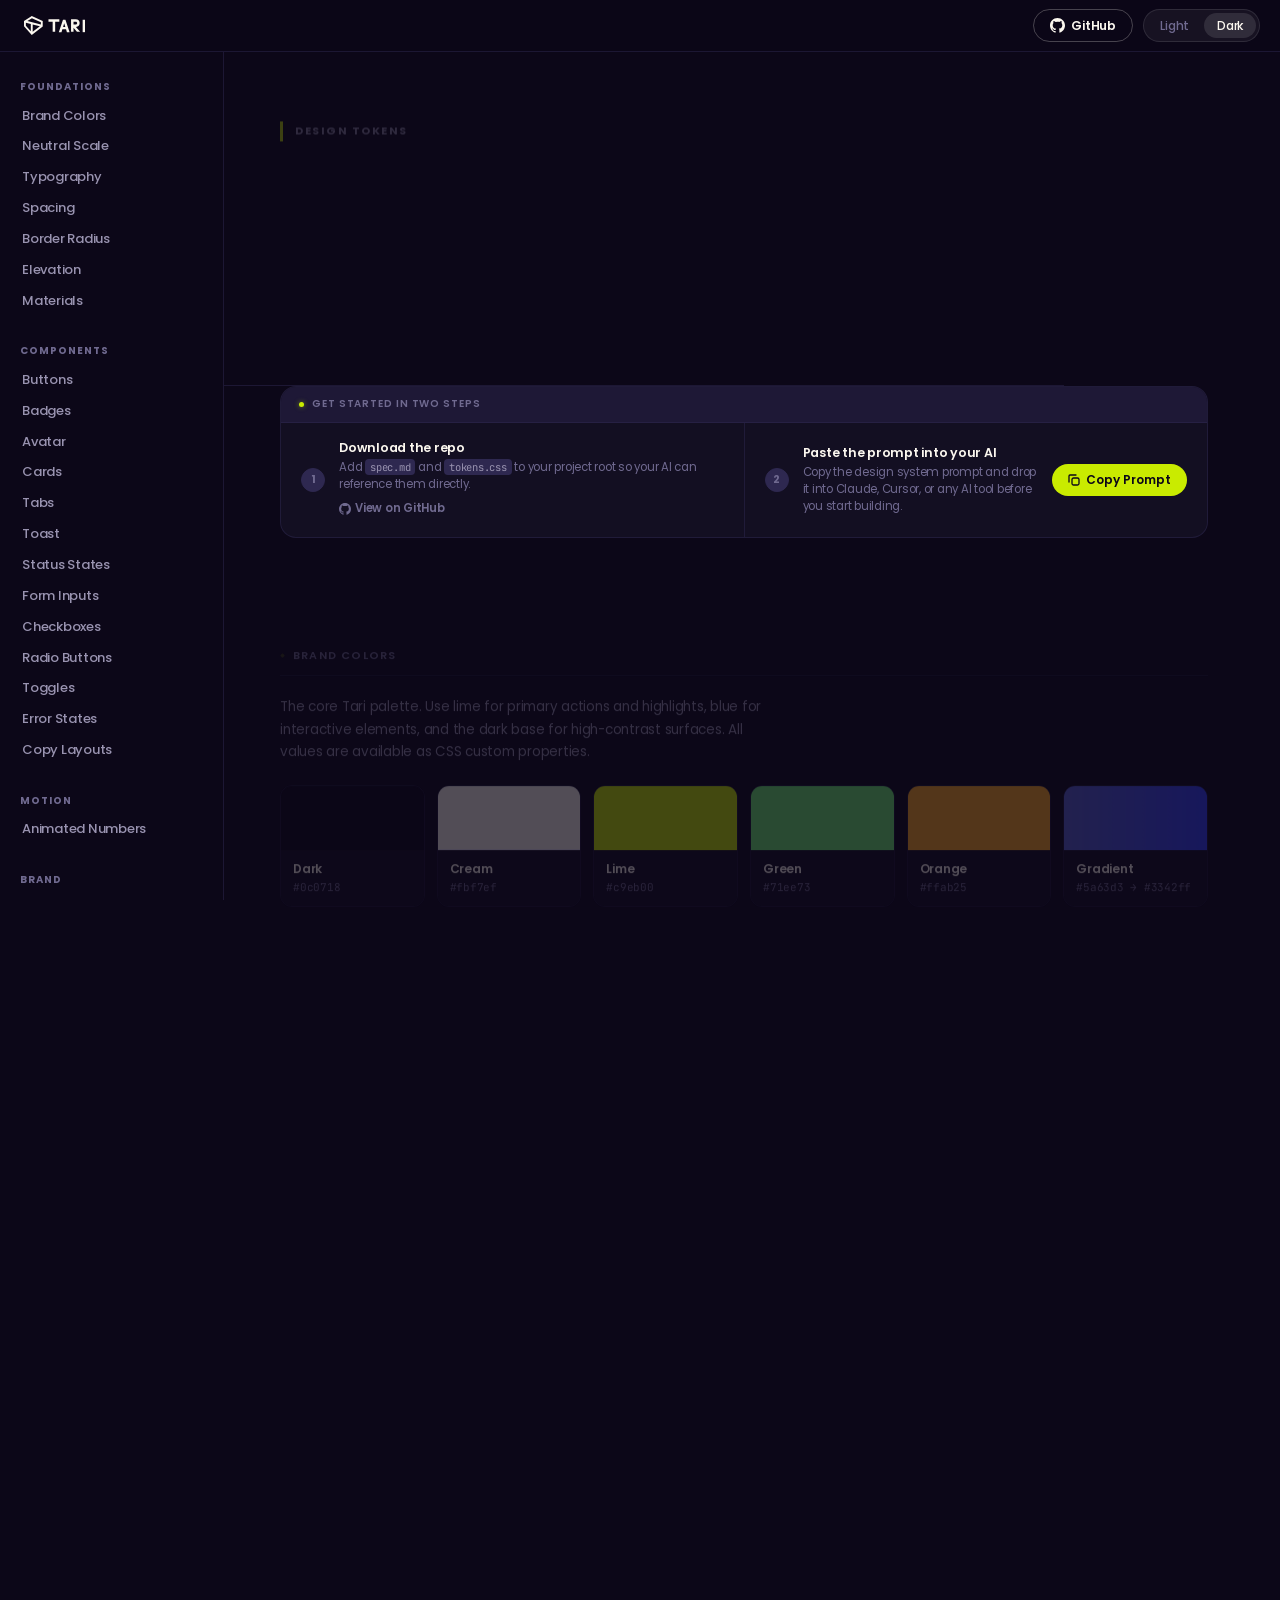
<file: index.html>
<!DOCTYPE html>
<html lang="en">
<head>
<meta charset="UTF-8">
<meta http-equiv="refresh" content="0; url=Tari-Agentic-Design-Template-Dark.html">
<title>Tari Design System</title>
</head>
<body>
<p>Redirecting to <a href="Tari-Agentic-Design-Template-Dark.html">Tari Design System</a>…</p>
</body>
</html>
</file>
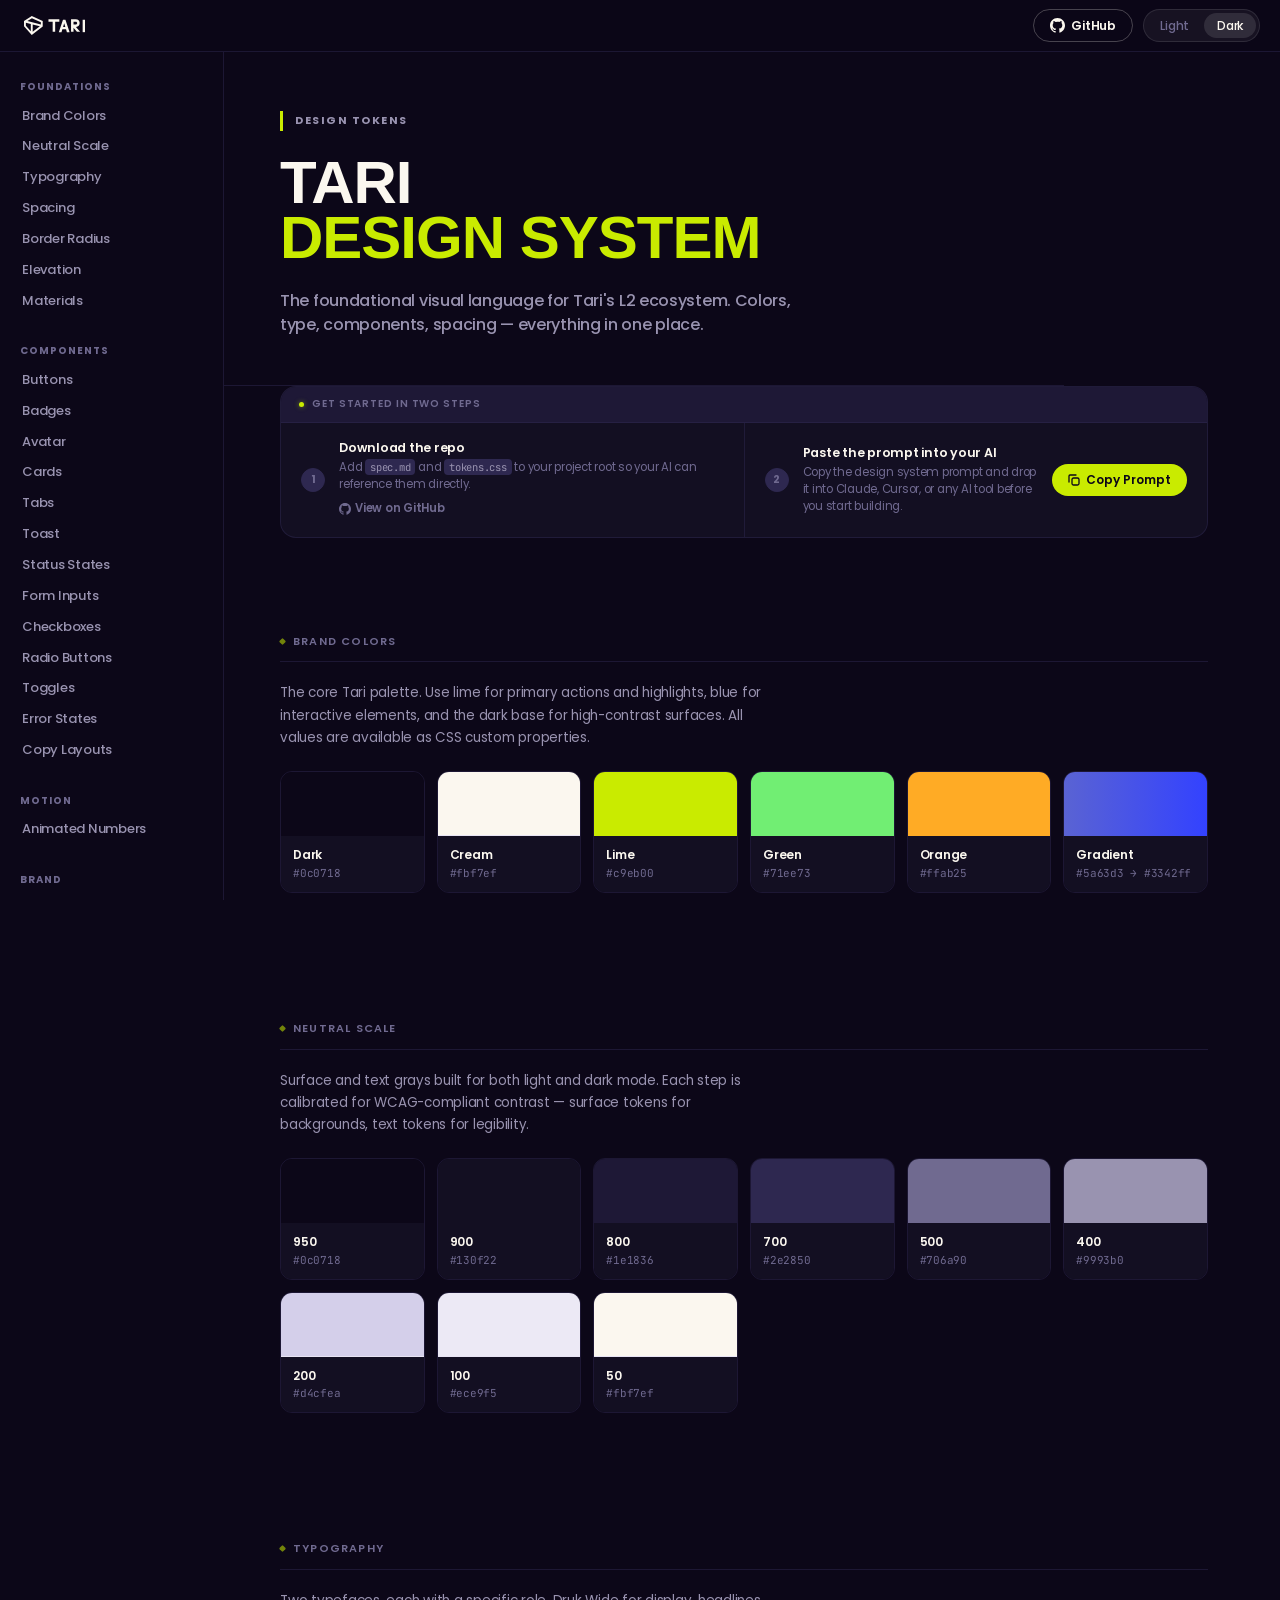
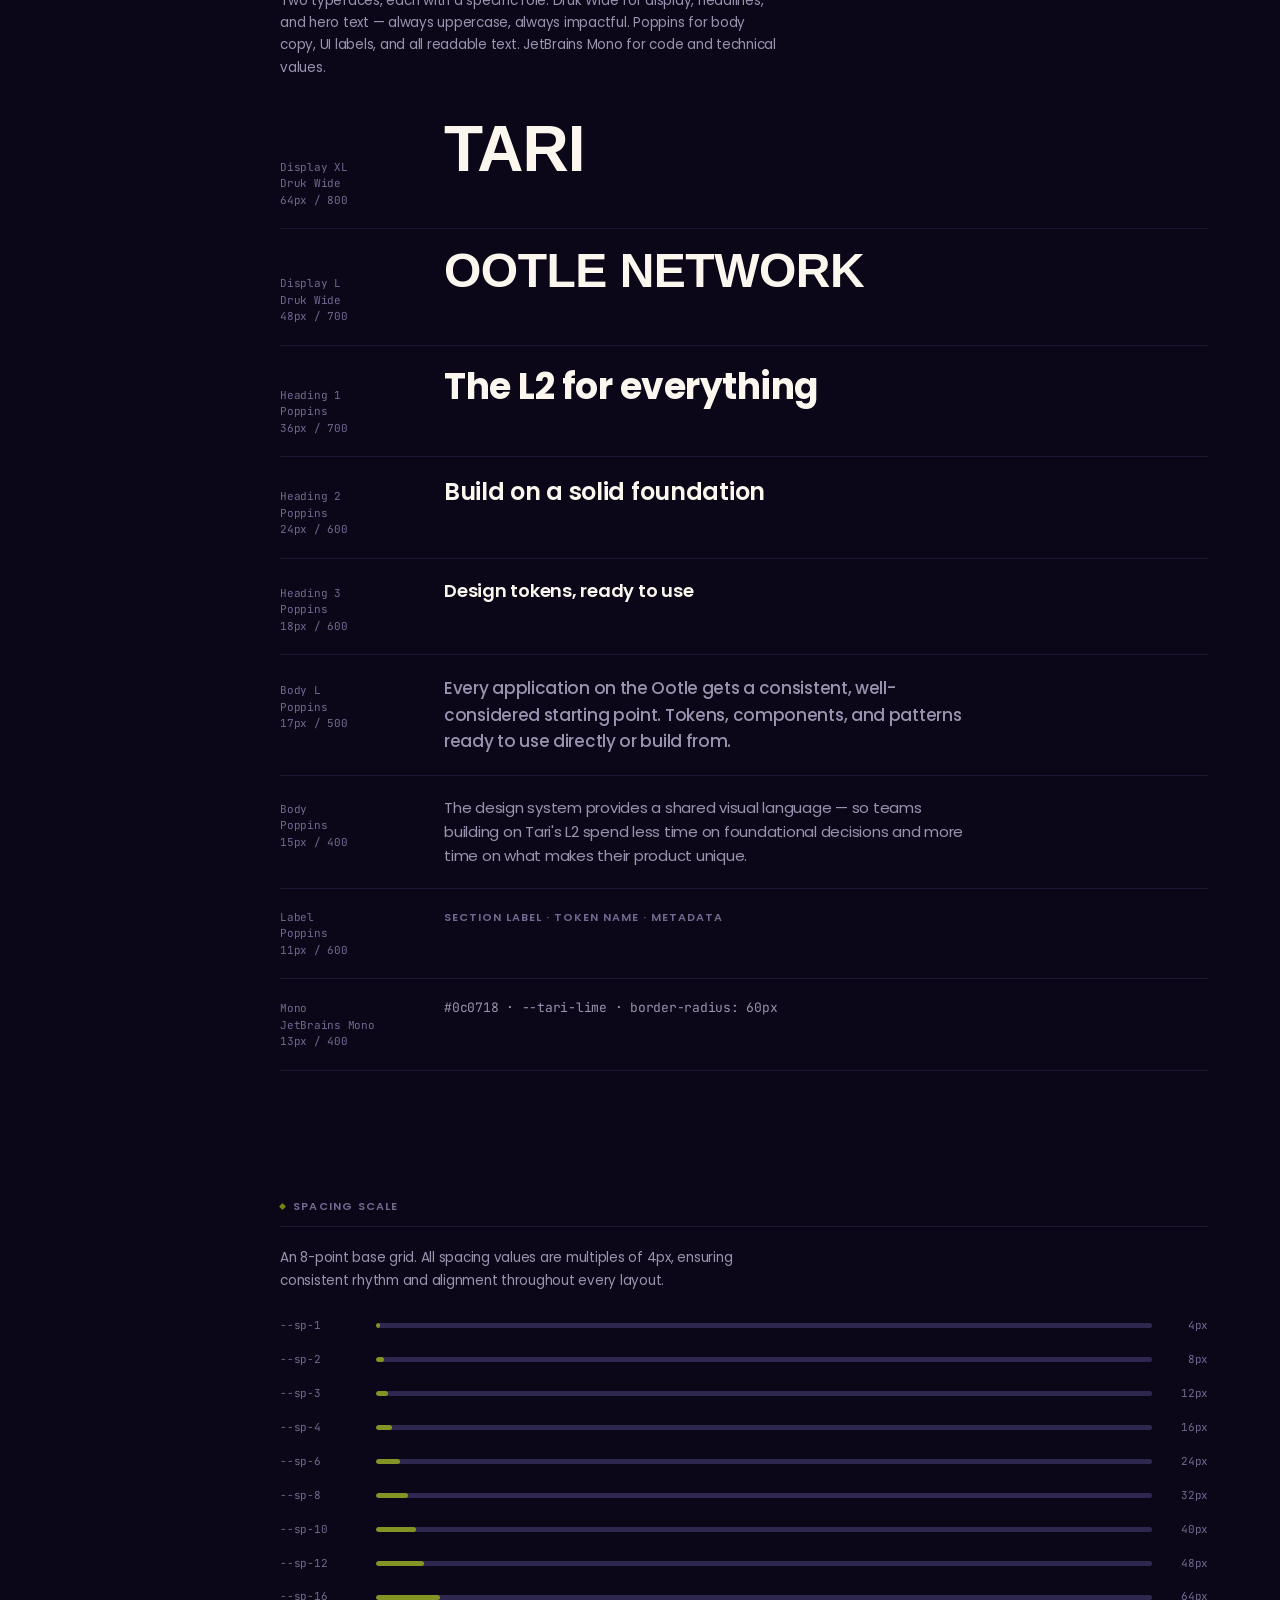
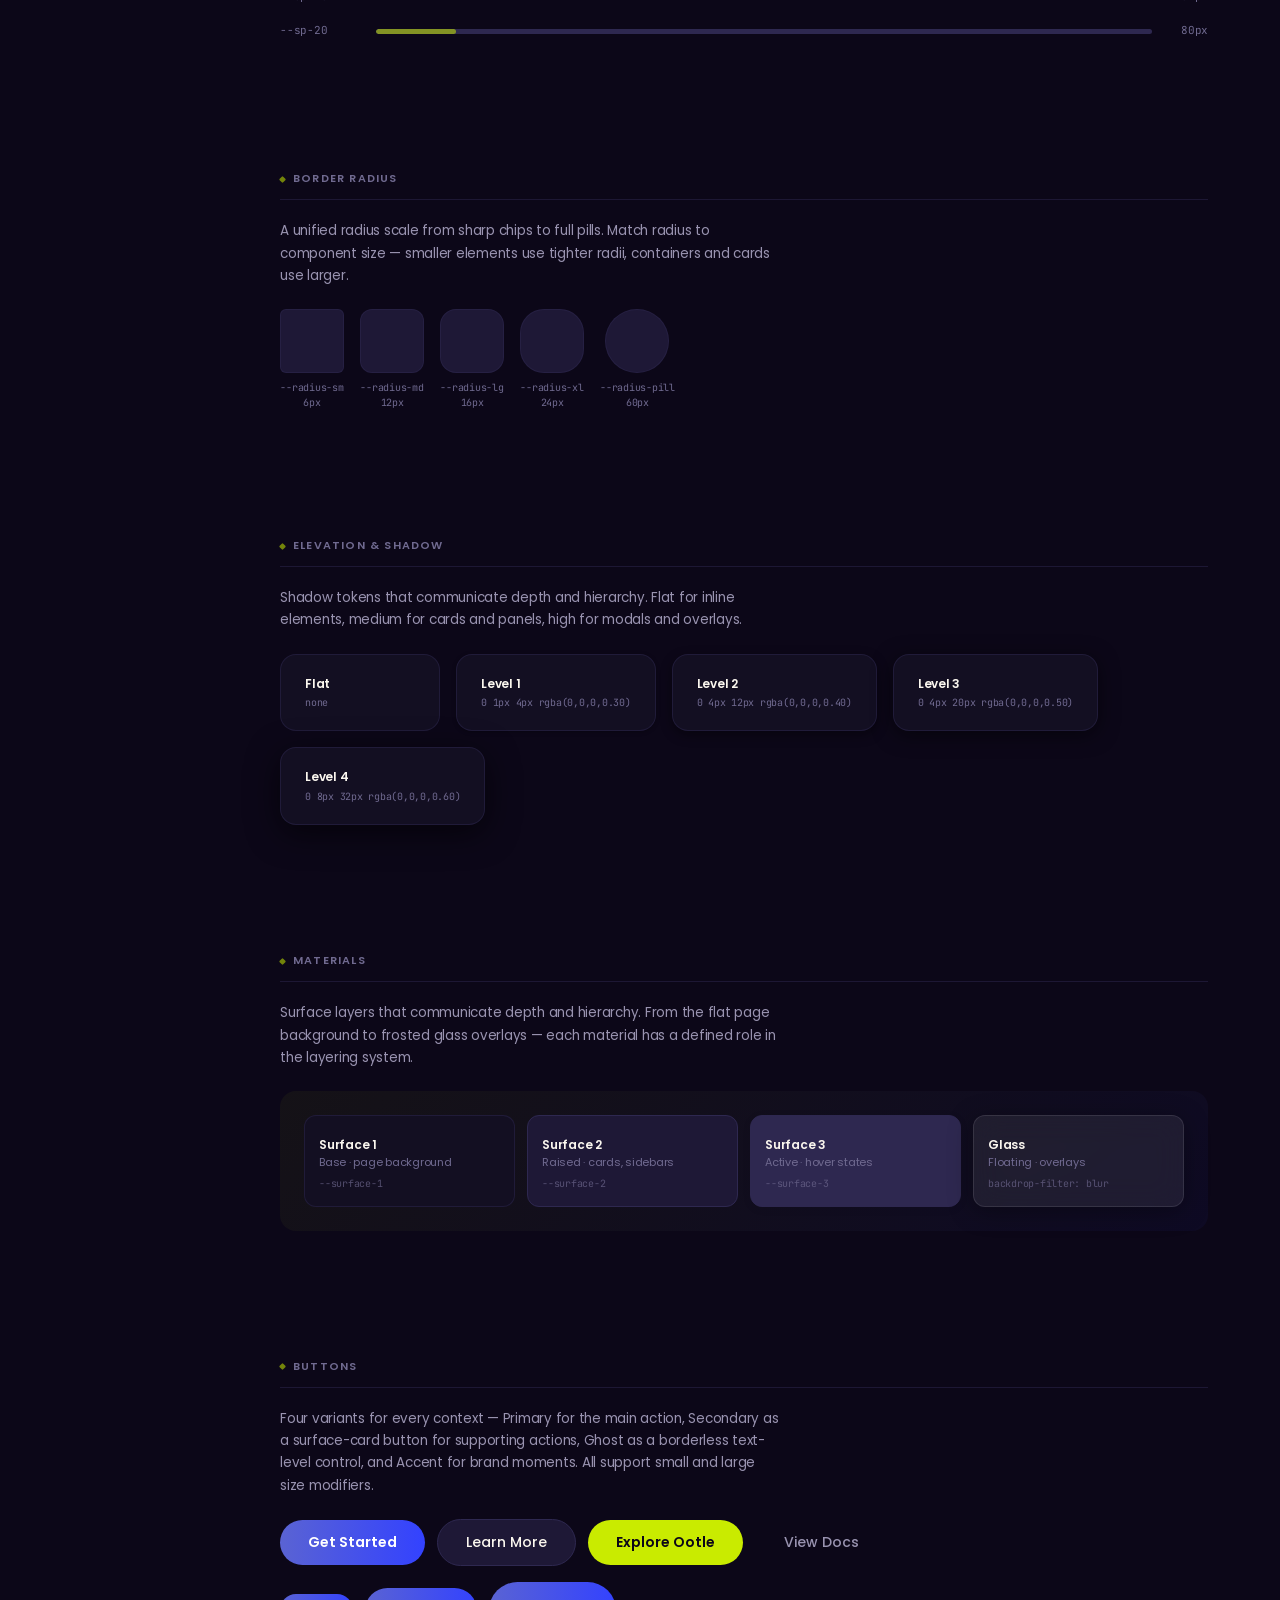
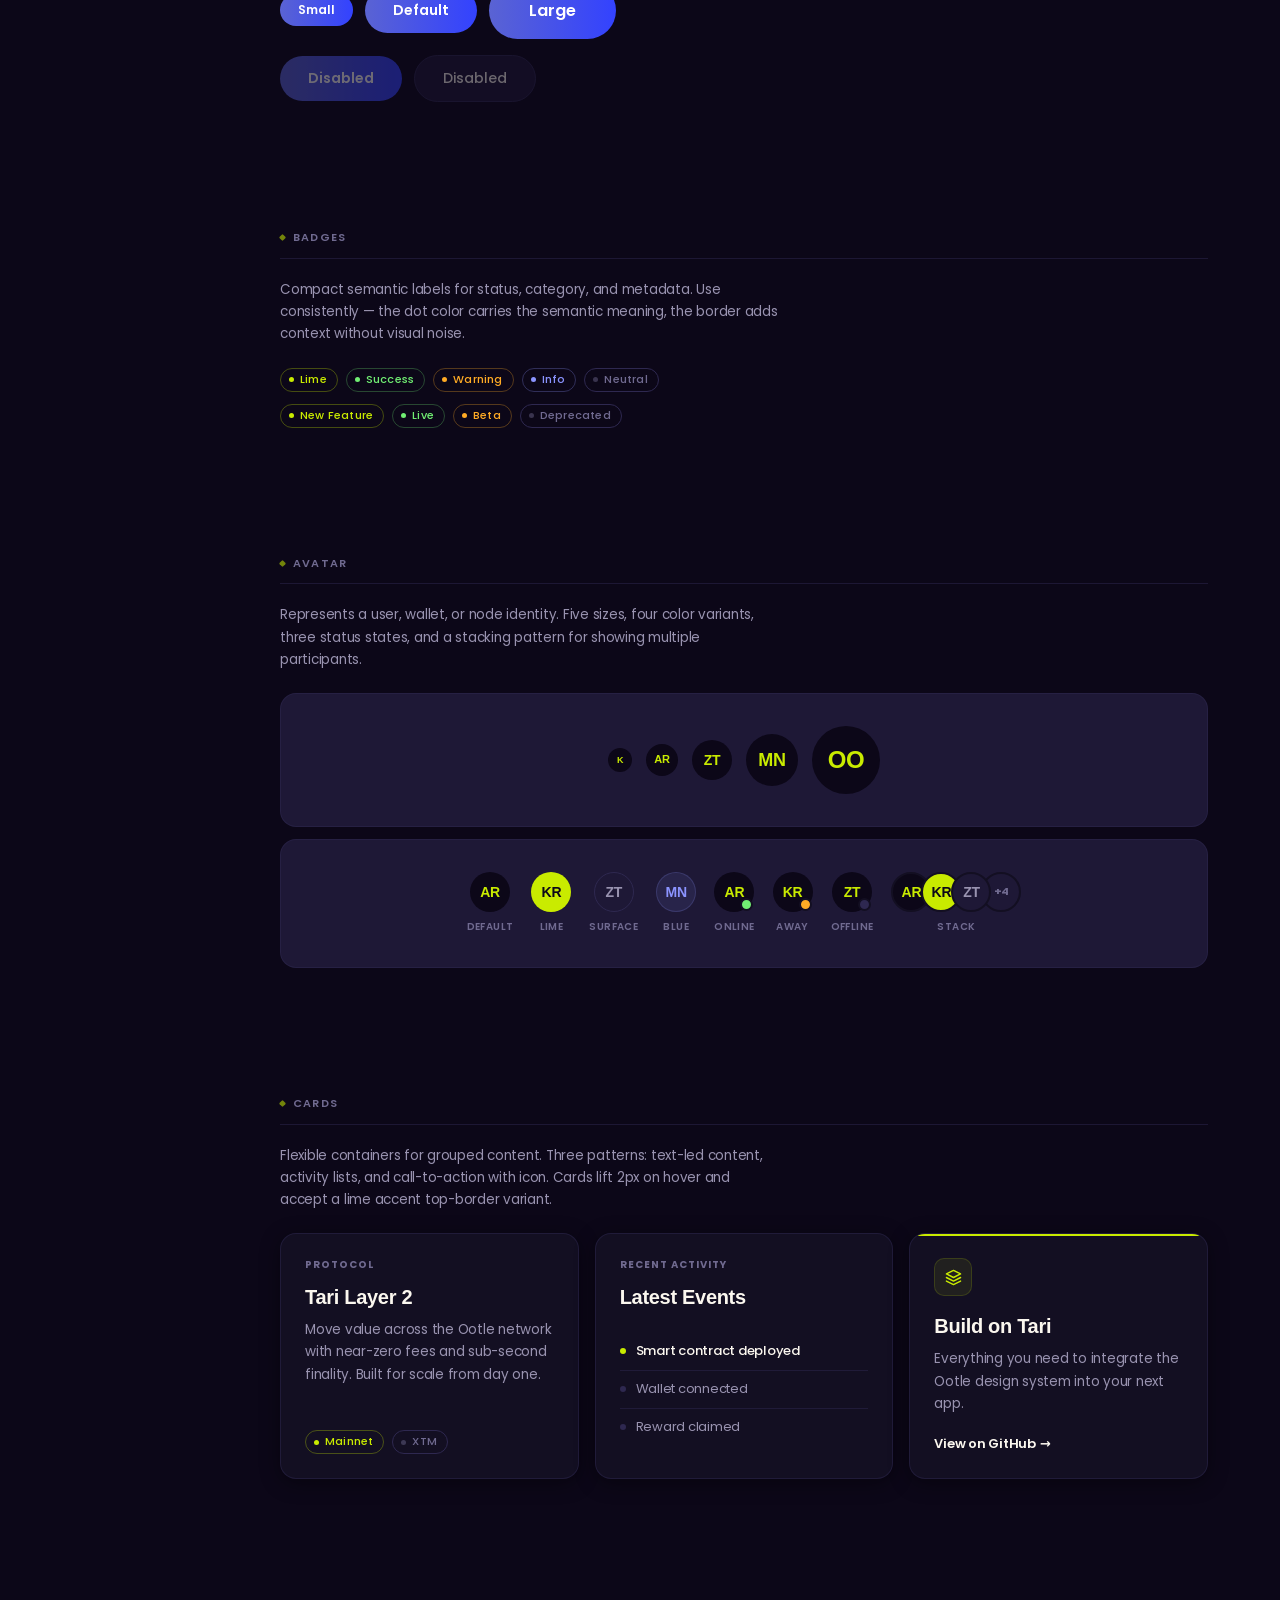
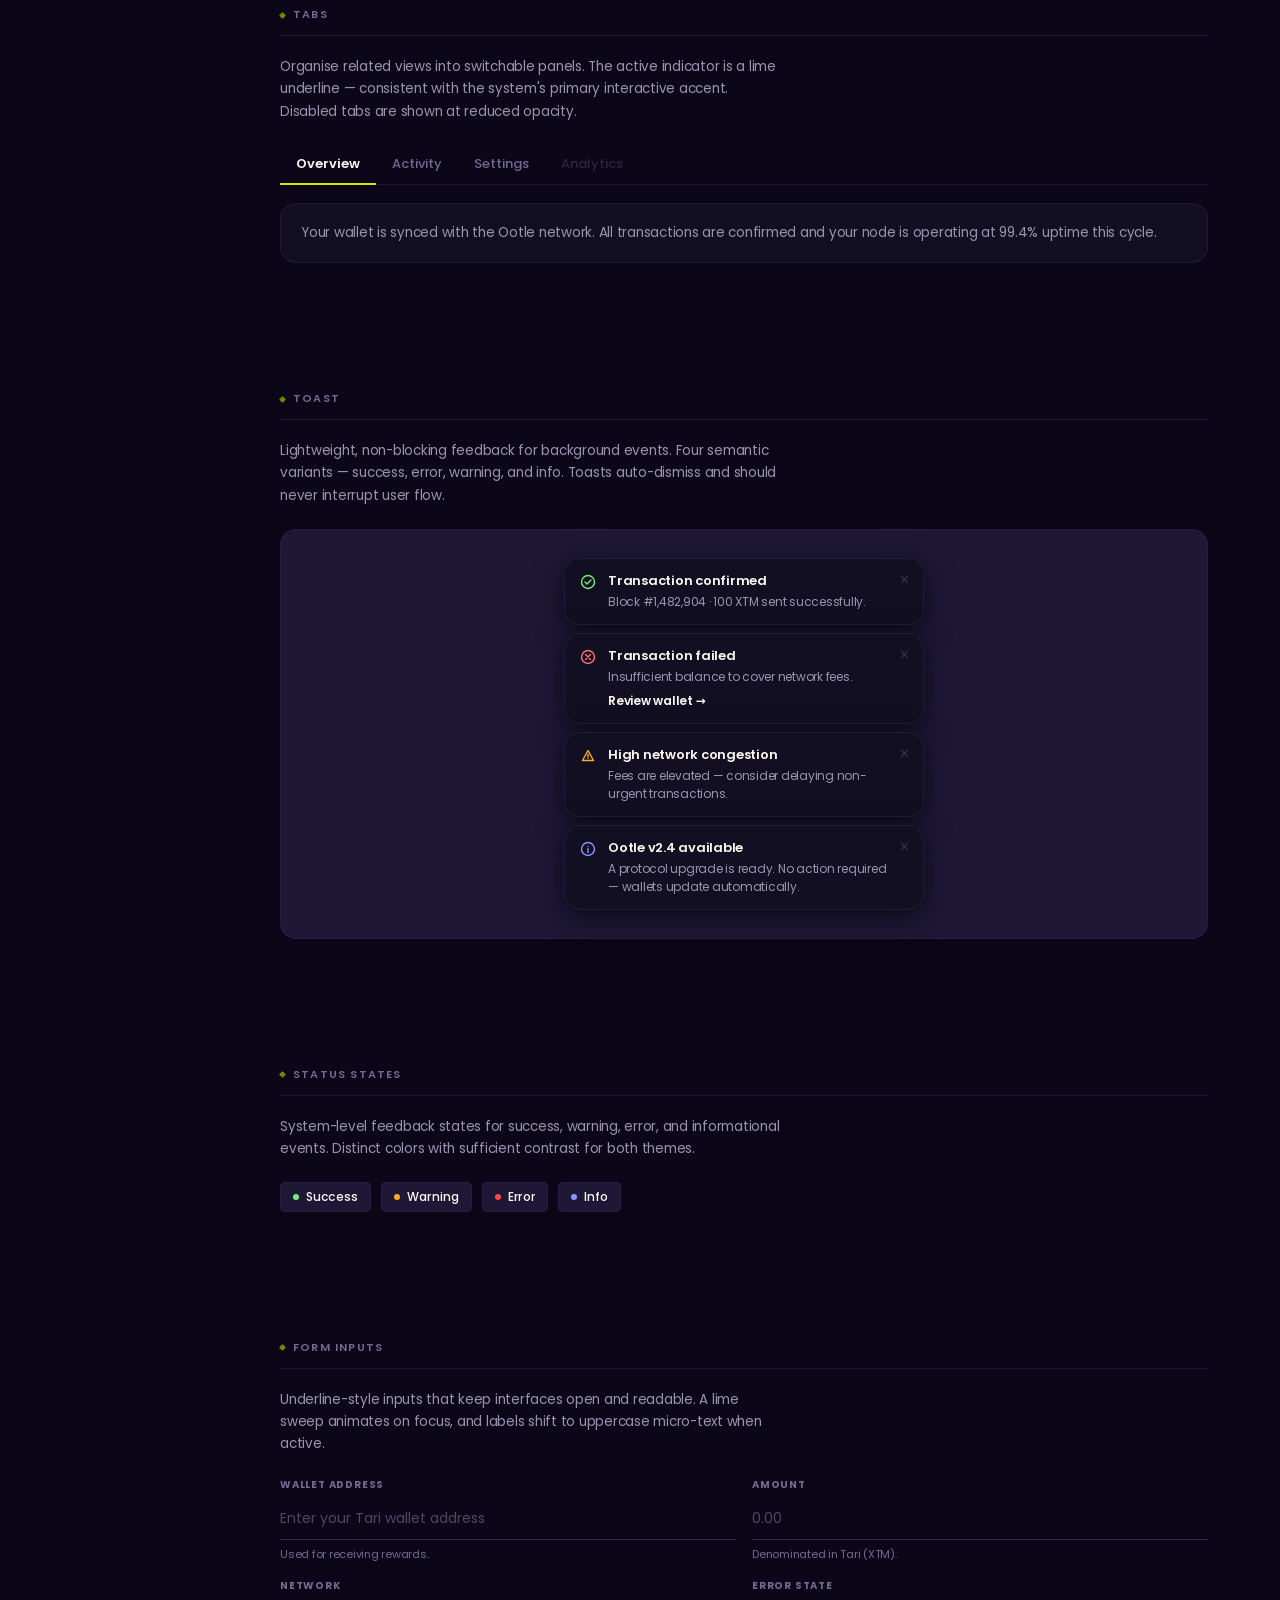
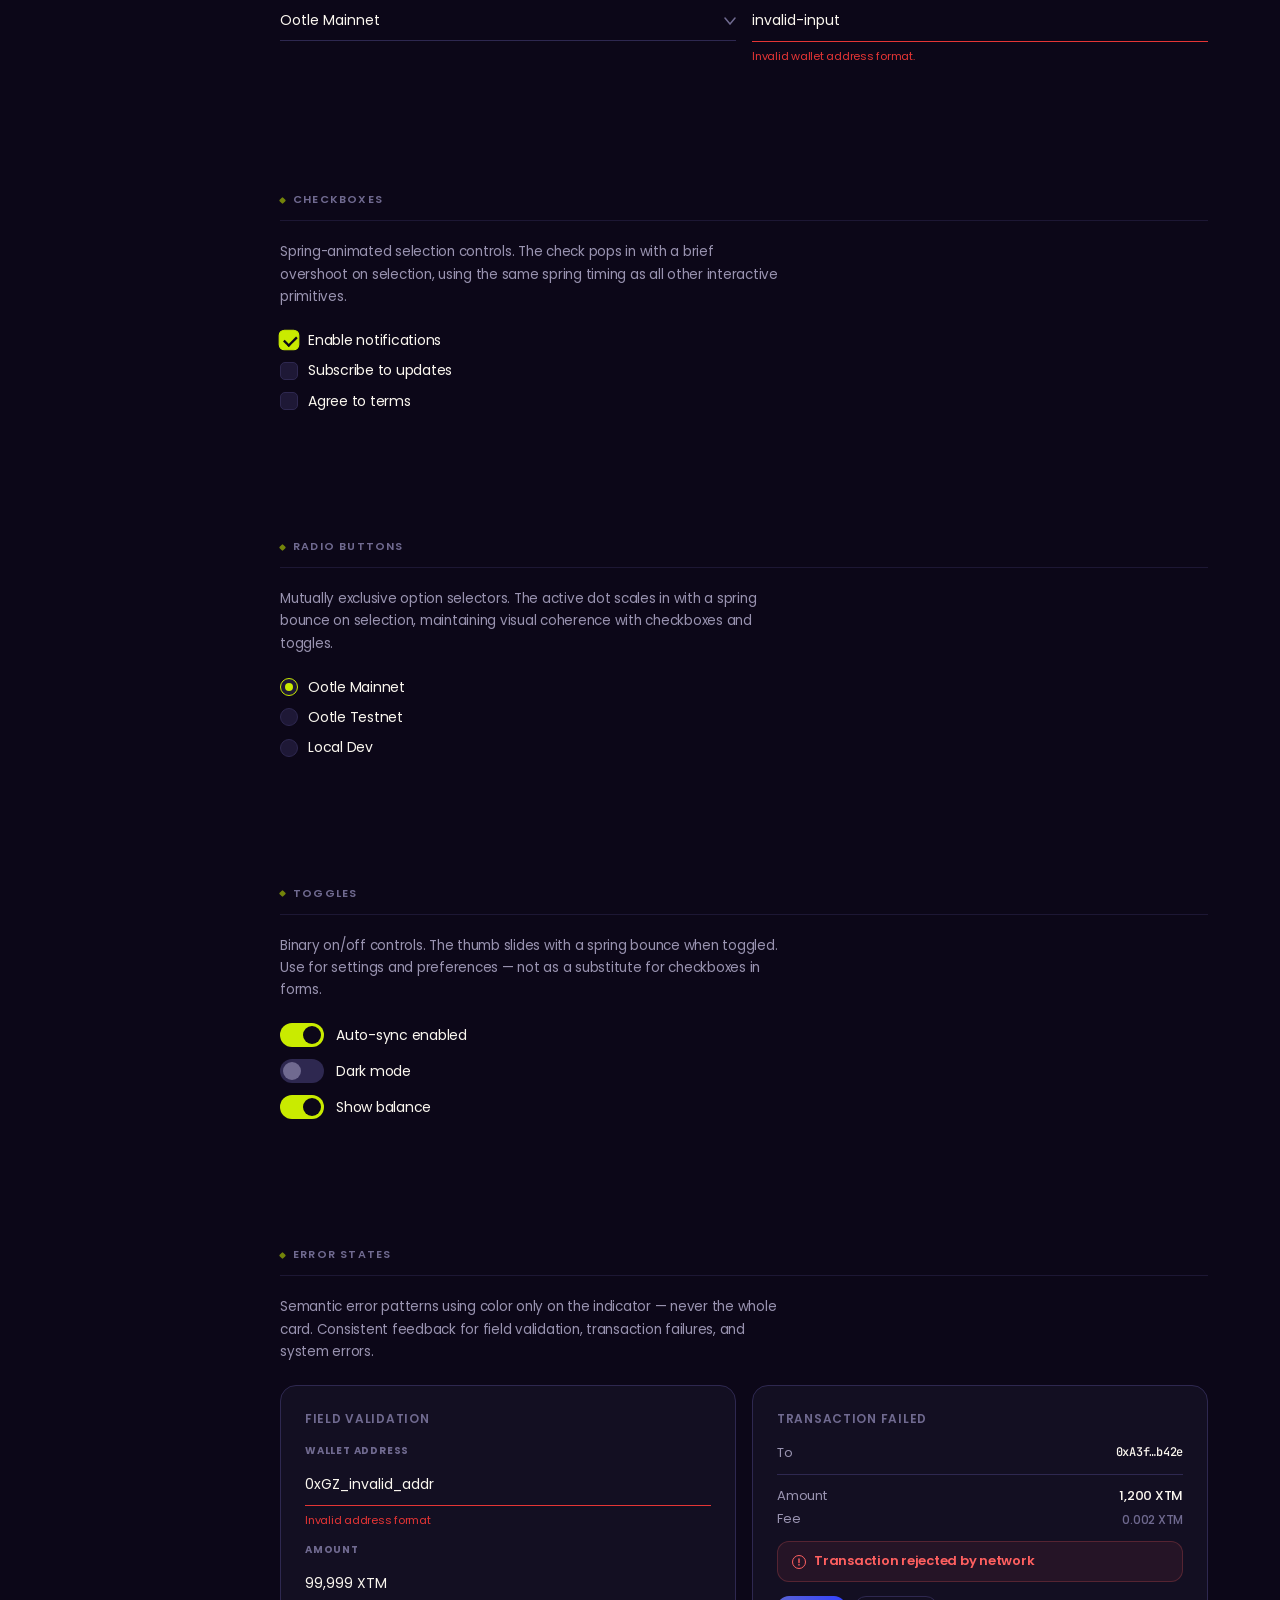
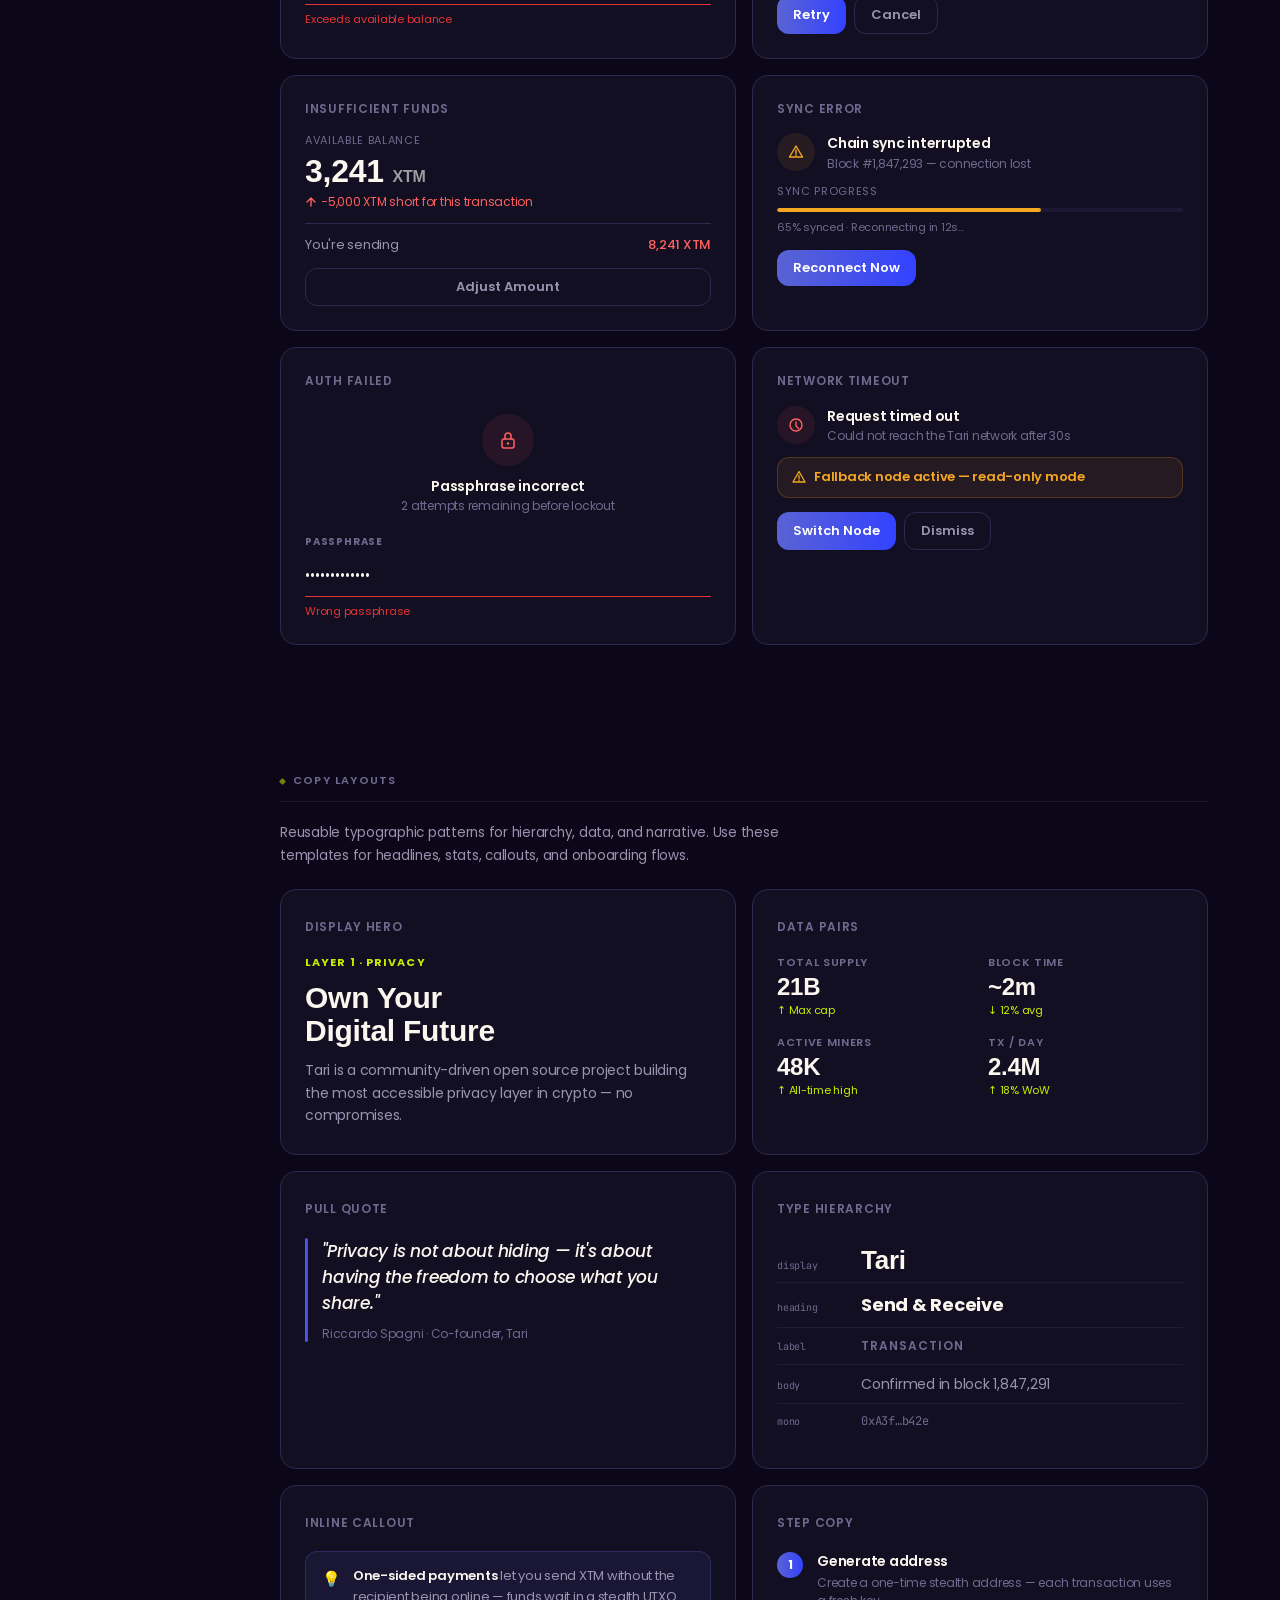
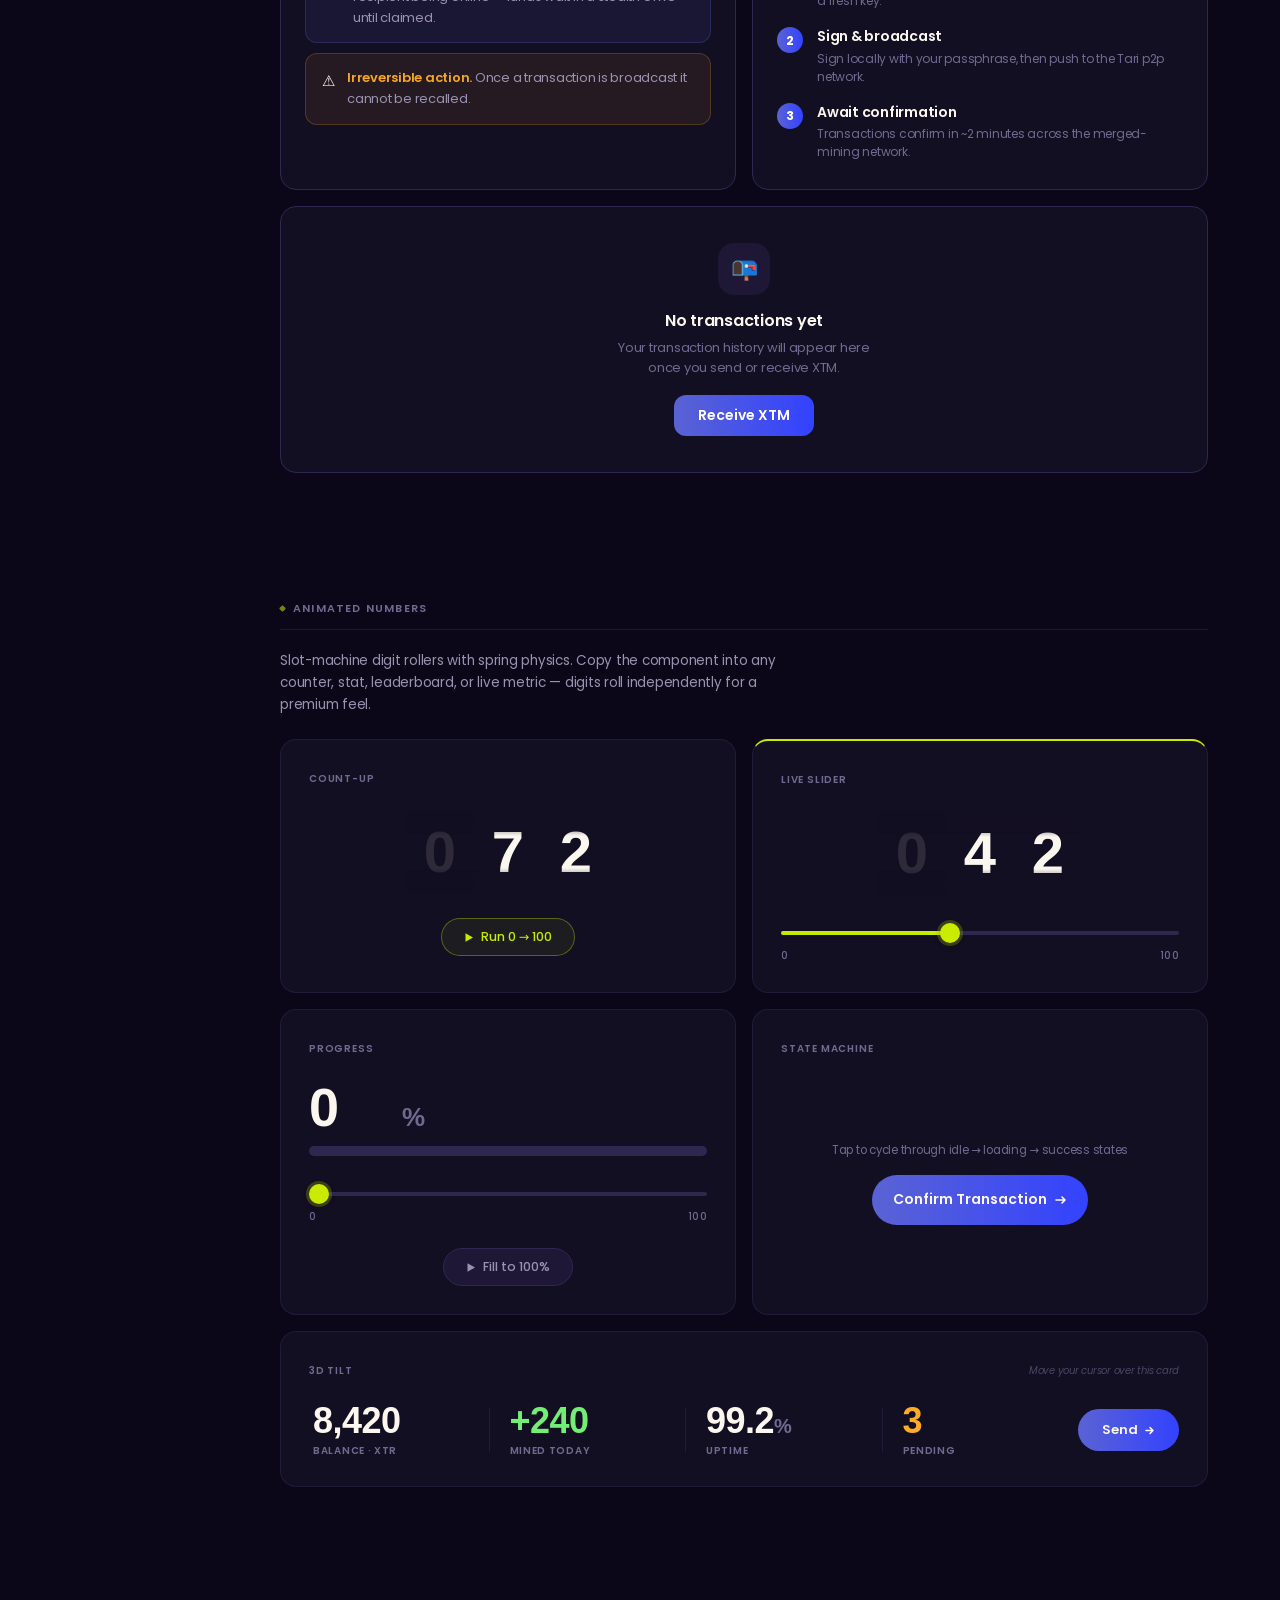
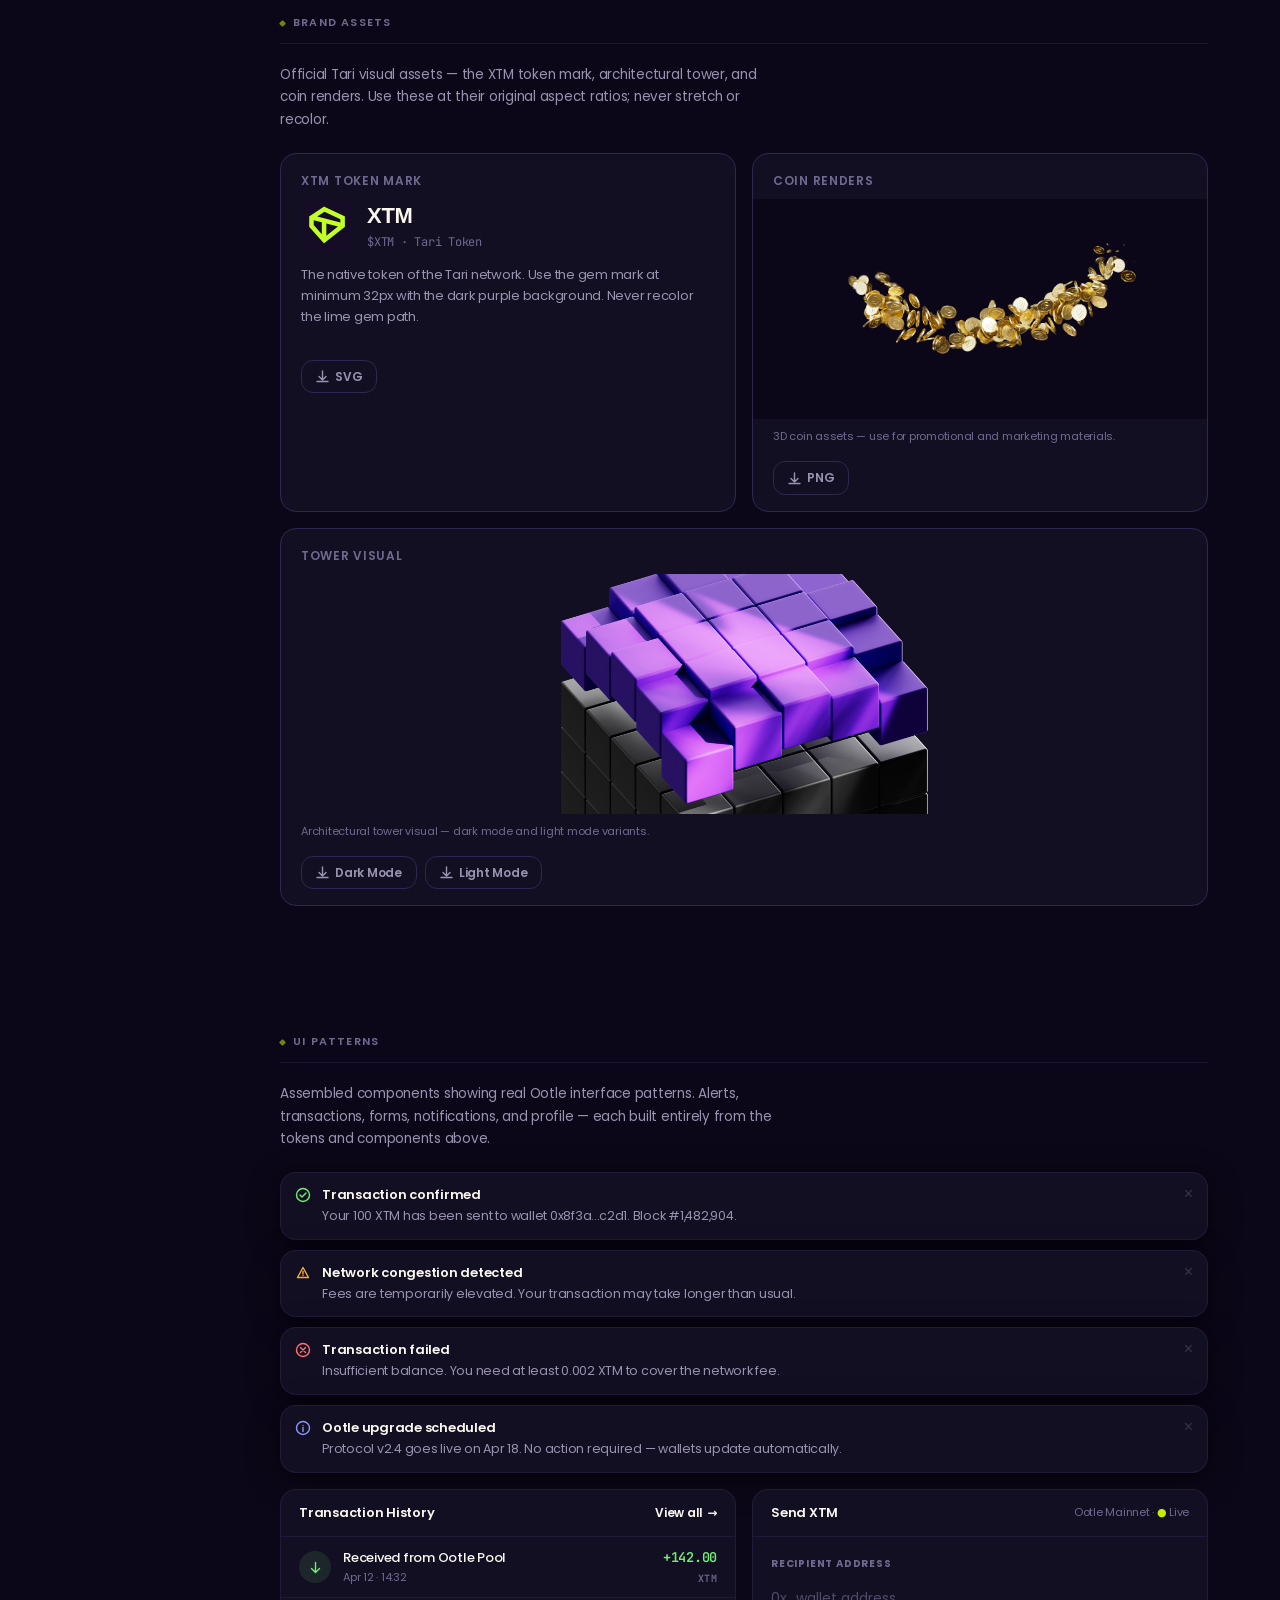
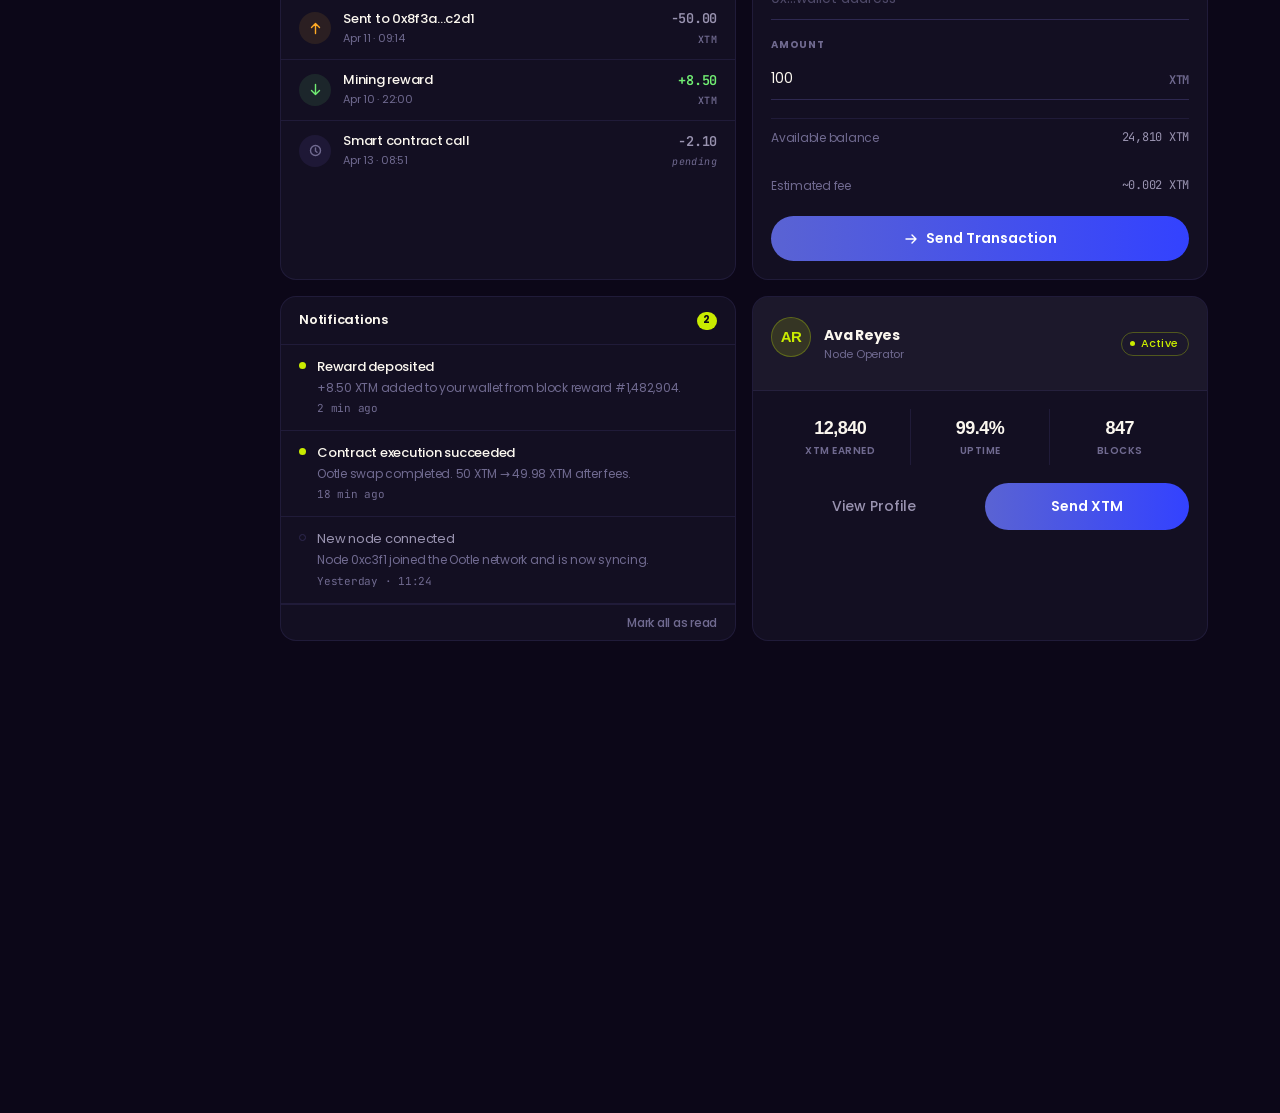
<file: Tari-Agentic-Design-Template-Dark.html>
<!DOCTYPE html>
<html lang="en">
<head>
<meta charset="UTF-8">
<meta name="viewport" content="width=device-width, initial-scale=1.0">
<title>Tari Design System · Dark</title>
<link rel="preconnect" href="https://fonts.googleapis.com">
<link rel="preconnect" href="https://fonts.gstatic.com" crossorigin>
<link href="https://fonts.googleapis.com/css2?family=Poppins:ital,wght@0,400;0,500;0,600;0,700;1,500&family=JetBrains+Mono:wght@400;500&display=swap" rel="stylesheet">
<style>
  /* ─── DRUK FONTS (from tari.com) ────────────────────────── */
  @font-face {
    font-family: 'DrukWideFont';
    src: url('https://www.tari.com/_next/static/media/e03750ebf8ed0d54-s.p.ttf') format('truetype');
    font-weight: 500; font-style: normal; font-display: block;
  }
  @font-face {
    font-family: 'DrukWideFont';
    src: url('https://www.tari.com/_next/static/media/1f00708acd790523-s.p.ttf') format('truetype');
    font-weight: 700; font-style: normal; font-display: block;
  }
  @font-face {
    font-family: 'DrukWideFont';
    src: url('https://www.tari.com/_next/static/media/d15778d6fa440100-s.p.ttf') format('truetype');
    font-weight: 800; font-style: italic; font-display: block;
  }
  @font-face {
    font-family: 'DrukFont';
    src: url('https://www.tari.com/_next/static/media/3a681849c82206f4-s.p.ttf') format('truetype');
    font-weight: 700; font-style: normal; font-display: block;
  }
  @font-face {
    font-family: 'DrukFont';
    src: url('https://www.tari.com/_next/static/media/6deb450465c0a99f-s.p.ttf') format('truetype');
    font-weight: 800; font-style: normal; font-display: block;
  }

  :root {
    --tari-dark:    #0c0718;
    --tari-cream:   #fbf7ef;
    --tari-lime:    #c9eb00;
    --tari-green:   #71ee73;
    --tari-orange:  #ffab25;
    --tari-blue:    #3342ff;
    --tari-purple:  #5a63d3;
    --tari-gradient: linear-gradient(90deg, #5a63d3, #3342ff);

    --surface-0: #0c0718;
    --surface-1: #130f22;
    --surface-2: #1e1836;
    --surface-3: #2e2850;

    --text-primary:   #fbf7ef;
    --text-secondary: #9993b0;
    --text-muted:     #706a90;

    --border-subtle:  rgba(46, 40, 80, 0.5);
    --border-default: #2e2850;

    --radius-sm:   6px;
    --radius-md:   12px;
    --radius-lg:   16px;
    --radius-xl:   24px;
    --radius-pill: 60px;

    --font-body: 'Poppins', system-ui, sans-serif;
    --font-display: 'DrukWideFont', 'DrukFont', 'Druk Wide', 'Druk', Arial, sans-serif;
    --font-mono: 'JetBrains Mono', monospace;

    --sp-1: 4px;  --sp-2: 8px;   --sp-3: 12px;
    --sp-4: 16px; --sp-5: 20px;  --sp-6: 24px;
    --sp-8: 32px; --sp-10: 40px; --sp-12: 48px;
    --sp-16: 64px; --sp-20: 80px;

    --topbar-h: 52px;
    --sidebar-w: 224px;

    --error: #ff6060;
    --error-bg: rgba(255,96,96,0.08);
    --error-border: rgba(255,96,96,0.22);
    --warning: #f5a623;
    --warning-bg: rgba(245,166,35,0.08);
    --warning-border: rgba(245,166,35,0.22);
    --success: #71ee73;
    --success-bg: rgba(113,238,115,0.08);
    --success-border: rgba(113,238,115,0.22);
  }

  * { margin: 0; padding: 0; box-sizing: border-box; }

  body {
    background: var(--surface-0);
    color: var(--text-primary);
    font-family: var(--font-body);
    font-size: 15px;
    line-height: 1.45;
    letter-spacing: -0.25px;
    -webkit-font-smoothing: antialiased;
  }

  /* ─── TOPBAR ─────────────────────────────────────────── */
  .topbar {
    position: fixed;
    top: 0; left: 0; right: 0;
    z-index: 200;
    height: var(--topbar-h);
    display: flex;
    align-items: center;
    justify-content: space-between;
    padding: 0 20px 0 24px;
    background: rgba(12, 7, 24, 0.92);
    backdrop-filter: blur(12px);
    -webkit-backdrop-filter: blur(12px);
    border-bottom: 1px solid var(--border-subtle);
  }
  .topbar-logo {
    display: flex;
    align-items: center;
    color: var(--tari-cream);
  }
  .topbar-logo svg {
    height: 19px;
    width: auto;
    display: block;
    fill: currentColor;
  }
  .topbar-right {
    display: flex;
    align-items: center;
    gap: 10px;
  }

  .topbar-gh-link {
    display: inline-flex;
    align-items: center;
    gap: 6px;
    padding: 7px 16px;
    border-radius: var(--radius-pill);
    font-size: 12px;
    font-weight: 600;
    color: var(--tari-cream);
    background: transparent;
    border: 1.5px solid rgba(251, 247, 239, 0.25);
    text-decoration: none;
    letter-spacing: -0.1px;
    transition: border-color 0.15s ease, background 0.15s ease;
  }
  .topbar-gh-link:hover {
    border-color: rgba(251, 247, 239, 0.6);
    background: rgba(251, 247, 239, 0.06);
  }
  .theme-toggle {
    display: flex;
    align-items: center;
    gap: 2px;
    background: rgba(255,255,255,0.05);
    border: 1px solid rgba(255,255,255,0.1);
    border-radius: var(--radius-pill);
    padding: 3px;
  }
  .theme-toggle-opt {
    display: flex;
    align-items: center;
    gap: 5px;
    padding: 4px 13px;
    border-radius: var(--radius-pill);
    font-size: 12px;
    font-weight: 500;
    color: var(--text-muted);
    text-decoration: none;
    transition: background 0.15s ease, color 0.15s ease;
    white-space: nowrap;
  }
  .theme-toggle-opt.active {
    background: rgba(255,255,255,0.11);
    color: var(--text-primary);
  }
  .theme-toggle-opt:not(.active):hover { color: var(--text-secondary); }
  /* banner desc + gh link */
  .prompt-banner-desc {
    padding: 9px 20px;
    font-size: 12px;
    color: var(--text-muted);
    border-bottom: 1px solid var(--border-subtle);
    line-height: 1.5;
  }
  .prompt-gh-link {
    display: inline-flex;
    align-items: center;
    gap: 4px;
    font-size: 11.5px;
    font-weight: 600;
    color: var(--text-muted);
    text-decoration: none;
    margin-top: 7px;
    transition: color 0.15s ease;
  }
  .prompt-gh-link:hover { color: var(--text-primary); }

  /* ─── APP SHELL ──────────────────────────────────────── */
  .app {
    display: flex;
    padding-top: var(--topbar-h);
    min-height: 100vh;
  }

  /* ─── SIDEBAR ────────────────────────────────────────── */
  .sidebar {
    position: fixed;
    top: var(--topbar-h);
    left: 0;
    bottom: 0;
    width: var(--sidebar-w);
    overflow-y: auto;
    padding: 28px 0 40px;
    border-right: 1px solid var(--border-subtle);
    background: var(--surface-0);
    scrollbar-width: none;
  }
  .sidebar::-webkit-scrollbar { display: none; }

  .sidebar-group { margin-bottom: 28px; }
  .sidebar-group-label {
    font-size: 10px;
    font-weight: 700;
    letter-spacing: 1px;
    text-transform: uppercase;
    color: var(--text-muted);
    padding: 0 20px;
    margin-bottom: 6px;
  }
  .sidebar-link {
    display: block;
    font-size: 13px;
    font-weight: 500;
    color: var(--text-secondary);
    text-decoration: none;
    padding: 6px 20px;
    transition: color 0.15s ease, background 0.15s ease;
    border-left: 2px solid transparent;
  }
  .sidebar-link:hover {
    color: var(--text-primary);
    background: var(--surface-2);
  }
  .sidebar-link.active {
    color: var(--tari-lime);
    border-left-color: var(--tari-lime);
    background: rgba(201, 235, 0, 0.06);
    font-weight: 600;
  }

  /* ─── MAIN ───────────────────────────────────────────── */
  .main {
    margin-left: var(--sidebar-w);
    flex: 1;
    min-width: 0;
  }

  /* ─── HERO ───────────────────────────────────────────── */
  .hero {
    padding: 56px 56px 48px;
    max-width: 840px;
    border-bottom: 1px solid var(--border-subtle);
  }
  .hero-eyebrow {
    display: inline-flex;
    align-items: center;
    font-size: 11px;
    font-weight: 700;
    letter-spacing: 1.5px;
    text-transform: uppercase;
    color: var(--text-secondary);
    padding: 2px 0 2px 12px;
    border-left: 3px solid var(--tari-lime);
    margin-bottom: 24px;
  }
  .hero-title {
    font-family: var(--font-display);
    font-size: 60px;
    font-weight: 800;
    line-height: 0.92;
    letter-spacing: -1px;
    text-transform: uppercase;
    color: var(--tari-cream);
    margin-bottom: 24px;
  }
  .hero-title em {
    font-style: normal;
    color: var(--tari-lime);
  }
  /* ─── PROMPT BANNER ─────────────────────────────────────── */
  .prompt-banner {
    margin-bottom: 40px;
    background: var(--surface-1);
    border: 1px solid var(--border-subtle);
    border-radius: var(--radius-lg);
    overflow: hidden;
  }
  .prompt-banner-header {
    display: flex;
    align-items: center;
    gap: 8px;
    padding: 10px 18px;
    border-bottom: 1px solid var(--border-subtle);
    background: var(--surface-2);
  }
  .prompt-banner-header-dot {
    width: 5px; height: 5px;
    border-radius: 50%;
    background: var(--tari-lime);
    flex-shrink: 0;
    box-shadow: 0 0 5px rgba(201,235,0,0.5);
  }
  .prompt-banner-header-label {
    font-size: 10px;
    font-weight: 600;
    letter-spacing: 0.9px;
    text-transform: uppercase;
    color: var(--text-muted);
  }
  .prompt-banner-steps {
    display: flex;
    align-items: stretch;
  }
  .prompt-step {
    flex: 1;
    display: flex;
    align-items: center;
    gap: 14px;
    padding: 16px 20px;
  }
  .prompt-step + .prompt-step {
    border-left: 1px solid var(--border-subtle);
  }
  .prompt-step-num {
    width: 24px; height: 24px;
    border-radius: 50%;
    background: var(--surface-3);
    border: 1px solid var(--border-default);
    display: flex; align-items: center; justify-content: center;
    font-size: 11px; font-weight: 700;
    color: var(--text-muted);
    flex-shrink: 0;
  }
  .prompt-step-body { flex: 1; min-width: 0; }
  .prompt-step-title {
    font-size: 12.5px;
    font-weight: 600;
    color: var(--text-primary);
    margin-bottom: 2px;
  }
  .prompt-step-desc {
    font-size: 11.5px;
    color: var(--text-muted);
    line-height: 1.5;
  }
  .prompt-step-desc code {
    font-family: var(--font-mono);
    font-size: 10.5px;
    background: var(--surface-3);
    padding: 1px 5px;
    border-radius: 4px;
    color: var(--text-secondary);
  }
  .prompt-copy-btn {
    display: inline-flex;
    align-items: center;
    gap: 6px;
    padding: 7px 16px;
    border-radius: var(--radius-pill);
    background: var(--tari-lime);
    color: var(--tari-dark);
    font-size: 12px;
    font-weight: 600;
    border: none;
    cursor: pointer;
    white-space: nowrap;
    flex-shrink: 0;
    transition: background 0.15s ease, transform 0.18s cubic-bezier(0.34,1.56,0.64,1), box-shadow 0.18s ease;
    font-family: var(--font-body);
  }
  .prompt-copy-btn:hover { background: #b8d600; transform: translateY(-2px); box-shadow: 0 4px 12px rgba(201,235,0,0.25); }
  .prompt-copy-btn:active { transform: translateY(1px) scale(0.97); transition-duration: 0.07s; }
  .prompt-hidden { display: none; }

  .hero-sub {
    font-size: 16px;
    font-weight: 500;
    color: var(--text-secondary);
    max-width: 520px;
    line-height: 1.5;
    letter-spacing: -0.3px;
  }

  /* ─── CONTENT ────────────────────────────────────────── */
  .content {
    padding: 0 56px 400px;
    max-width: 1040px;
  }

  /* ─── SECTION ────────────────────────────────────────── */
  .section {
    margin-bottom: 72px;
    padding-top: 56px;
    scroll-margin-top: calc(var(--topbar-h) + 16px);
  }
  .section-label {
    font-size: 11px;
    font-weight: 600;
    letter-spacing: 1.2px;
    text-transform: uppercase;
    color: var(--text-muted);
    margin-bottom: 20px;
    padding-bottom: 12px;
    border-bottom: 1px solid var(--border-subtle);
    display: flex;
    align-items: center;
    gap: 8px;
  }
  .section-label::before {
    content: '';
    display: inline-block;
    width: 5px; height: 5px;
    border-radius: 1px;
    background: var(--tari-lime);
    opacity: 0.65;
    flex-shrink: 0;
    transform: rotate(45deg);
  }

  /* ─── COLOR GRID ─────────────────────────────────────── */
  .color-grid {
    display: grid;
    grid-template-columns: repeat(auto-fill, minmax(140px, 1fr));
    gap: 12px;
  }
  .color-chip {
    border-radius: var(--radius-md);
    overflow: hidden;
    border: 1px solid var(--border-subtle);
  }
  .color-swatch { height: 64px; }
  .color-info {
    padding: 10px 12px;
    background: var(--surface-1);
  }
  .color-name {
    font-size: 12px;
    font-weight: 600;
    color: var(--text-primary);
    margin-bottom: 2px;
  }
  .color-hex {
    font-family: var(--font-mono);
    font-size: 11px;
    color: var(--text-muted);
  }

  /* ─── TYPOGRAPHY ─────────────────────────────────────── */
  .type-row {
    display: flex;
    align-items: baseline;
    gap: 24px;
    padding: 20px 0;
    border-bottom: 1px solid var(--border-subtle);
  }
  .type-meta {
    width: 140px;
    flex-shrink: 0;
    font-family: var(--font-mono);
    font-size: 11px;
    color: var(--text-muted);
    line-height: 1.5;
  }
  .type-sample { flex: 1; color: var(--text-primary); }

  /* ─── BUTTONS ────────────────────────────────────────── */
  .btn-row {
    display: flex;
    flex-wrap: wrap;
    gap: 12px;
    align-items: center;
    margin-bottom: 16px;
  }
  .btn {
    display: inline-flex;
    align-items: center;
    justify-content: center;
    gap: 8px;
    padding: 12px 28px;
    border-radius: var(--radius-pill);
    font-family: var(--font-body);
    font-size: 14px;
    font-weight: 600;
    border: none;
    cursor: pointer;
    text-decoration: none;
    transition: opacity 0.2s ease, transform 0.18s cubic-bezier(0.34, 1.56, 0.64, 1), background 0.2s ease, box-shadow 0.18s ease;
    white-space: nowrap;
    user-select: none;
  }
  .btn:hover {
    transform: translateY(-2px);
    box-shadow: 0 6px 20px rgba(0,0,0,0.35);
  }
  .btn:active {
    transform: translateY(1px) scale(0.97) !important;
    box-shadow: 0 1px 4px rgba(0,0,0,0.25) !important;
    transition-duration: 0.07s !important;
    transition-timing-function: ease !important;
  }
  .btn-primary { background: var(--tari-gradient); color: #fff; }
  .btn-primary:hover { opacity: 0.88; }
  .btn-secondary {
    background: var(--surface-2);
    color: var(--text-primary);
    border: 1px solid var(--border-default);
    font-weight: 500;
  }
  .btn-secondary:hover { background: var(--surface-3); border-color: var(--border-default); }
  .btn-accent { background: var(--tari-lime); color: var(--tari-dark); }
  .btn-accent:hover { background: #b8d600; }
  .btn-ghost {
    background: transparent;
    color: var(--text-secondary);
    border: 1px solid transparent;
    font-weight: 500;
  }
  .btn-ghost:hover { background: var(--surface-2); color: var(--text-primary); border-color: var(--border-subtle); }
  .btn-sm { padding: 7px 18px; font-size: 12px; }
  .btn-lg { padding: 16px 40px; font-size: 16px; }

  /* ─── BADGES ─────────────────────────────────────────── */
  .badge-row {
    display: flex;
    flex-wrap: wrap;
    gap: 8px;
    margin-bottom: 12px;
  }
  .badge {
    display: inline-flex;
    align-items: center;
    gap: 6px;
    padding: 3px 10px 3px 8px;
    border-radius: 999px;
    font-size: 11px;
    font-weight: 500;
    letter-spacing: 0.2px;
    border: 1px solid var(--border-default);
    background: transparent;
    color: var(--text-secondary);
    white-space: nowrap;
  }
  .badge::before {
    content: '';
    width: 5px;
    height: 5px;
    border-radius: 50%;
    flex-shrink: 0;
    background: var(--border-default);
  }
  .badge-lime   { color: var(--tari-lime);   border-color: rgba(201, 235, 0, 0.3); }
  .badge-lime::before   { background: var(--tari-lime); }
  .badge-green  { color: var(--tari-green);  border-color: rgba(113, 238, 115, 0.28); }
  .badge-green::before  { background: var(--tari-green); }
  .badge-orange { color: var(--tari-orange); border-color: rgba(255, 171, 37, 0.3); }
  .badge-orange::before { background: var(--tari-orange); }
  .badge-blue   { color: #8b94ff;            border-color: rgba(139, 148, 255, 0.28); }
  .badge-blue::before   { background: #8b94ff; }
  .badge-neutral { color: var(--text-muted); border-color: var(--border-default); }
  .badge-neutral::before { background: var(--text-muted); opacity: 0.45; }

  /* ─── CARDS ──────────────────────────────────────────── */
  .card-grid {
    display: grid;
    grid-template-columns: repeat(3, 1fr);
    gap: 16px;
    margin-bottom: 24px;
  }
  .card {
    background: var(--surface-1);
    border: 1px solid var(--border-subtle);
    border-radius: var(--radius-lg);
    padding: 24px;
    box-shadow: 0 4px 20px rgba(0,0,0,0.4);
    transition: transform 0.22s ease, box-shadow 0.22s ease;
    position: relative;
    overflow: hidden;
    display: flex;
    flex-direction: column;
  }
  .card:hover {
    transform: translateY(-2px);
    box-shadow: 0 12px 40px rgba(0,0,0,0.6);
  }
  /* accent-top variant: thin lime stripe across the top */
  .card.card-accent-top::before {
    content: '';
    position: absolute;
    top: 0; left: 0; right: 0;
    height: 2px;
    background: var(--tari-lime);
    border-radius: var(--radius-lg) var(--radius-lg) 0 0;
  }
  .card-eyebrow {
    font-size: 10px;
    font-weight: 700;
    letter-spacing: 1px;
    text-transform: uppercase;
    color: var(--text-muted);
    margin-bottom: 12px;
  }
  .card-heading {
    font-family: var(--font-display);
    font-size: 20px;
    font-weight: 700;
    letter-spacing: -0.3px;
    line-height: 1.2;
    color: var(--text-primary);
    margin-bottom: 10px;
  }
  .card-body {
    font-size: 13.5px;
    color: var(--text-secondary);
    line-height: 1.65;
    flex: 1;
  }
  .card-foot {
    margin-top: 20px;
    display: flex;
    align-items: center;
    gap: 8px;
    flex-wrap: wrap;
  }
  /* icon box */
  .card-icon-box {
    width: 38px;
    height: 38px;
    border-radius: 10px;
    background: rgba(201, 235, 0, 0.08);
    border: 1px solid rgba(201, 235, 0, 0.15);
    display: flex;
    align-items: center;
    justify-content: center;
    margin-bottom: 18px;
    color: var(--tari-lime);
    flex-shrink: 0;
  }
  /* activity list */
  .card-list {
    list-style: none;
    padding: 0;
    margin: 14px 0 0;
    display: flex;
    flex-direction: column;
    gap: 0;
    flex: 1;
  }
  .card-list-item {
    display: flex;
    align-items: center;
    gap: 10px;
    font-size: 13px;
    color: var(--text-secondary);
    padding: 9px 0;
    border-bottom: 1px solid var(--border-subtle);
  }
  .card-list-item:last-child { border-bottom: none; }
  .card-list-dot {
    width: 6px;
    height: 6px;
    border-radius: 50%;
    background: var(--border-default);
    flex-shrink: 0;
    transition: background 0.2s ease;
  }
  .card-list-item.active {
    color: var(--text-primary);
    font-weight: 500;
  }
  .card-list-item.active .card-list-dot { background: var(--tari-lime); }
  /* inline link inside card */
  .card-link {
    font-size: 13px;
    font-weight: 600;
    color: var(--text-primary);
    text-decoration: none;
    display: inline-flex;
    align-items: center;
    gap: 4px;
    transition: gap 0.18s ease, opacity 0.18s ease;
  }
  .card-link:hover { gap: 7px; opacity: 0.6; }

  /* ─── EXAMPLES ──────────────────────────────────────────── */
  .ex-grid-1 { margin-bottom: 16px; }
  .ex-grid-2 {
    display: grid;
    grid-template-columns: 1fr 1fr;
    gap: 16px;
    margin-bottom: 16px;
  }

  /* Alert banners */
  .alert {
    display: flex;
    align-items: flex-start;
    gap: 11px;
    padding: 13px 14px;
    background: var(--surface-1);
    border: 1px solid var(--border-subtle);
    border-radius: var(--radius-lg);
    box-shadow: 0 8px 32px rgba(0,0,0,0.45), 0 2px 8px rgba(0,0,0,0.25);
    margin-bottom: 10px;
  }
  .alert:last-child { margin-bottom: 0; }
  .alert-icon-wrap { flex-shrink: 0; margin-top: 1px; }
  .alert-content { flex: 1; min-width: 0; }
  .alert-title { font-size: 13px; font-weight: 600; margin-bottom: 2px; color: var(--text-primary); }
  .alert-desc { font-size: 12.5px; line-height: 1.5; color: var(--text-secondary); }

  .alert-success .alert-icon-wrap { color: var(--tari-green); }
  .alert-warning .alert-icon-wrap { color: var(--tari-orange); }
  .alert-error   .alert-icon-wrap { color: #ff7070; }
  .alert-info    .alert-icon-wrap { color: #8b94ff; }

  /* Example panel */
  .ex-panel {
    background: var(--surface-1);
    border: 1px solid var(--border-subtle);
    border-radius: var(--radius-lg);
    overflow: hidden;
  }
  .ex-panel-head {
    display: flex;
    justify-content: space-between;
    align-items: center;
    padding: 14px 18px;
    border-bottom: 1px solid var(--border-subtle);
  }
  .ex-panel-title    { font-size: 13px; font-weight: 600; color: var(--text-primary); }
  .ex-panel-subtitle { font-size: 11px; color: var(--text-muted); }
  .ex-panel-body     { padding: 18px 18px; }

  /* Transaction list */
  .txn-row {
    display: flex;
    align-items: center;
    gap: 12px;
    padding: 11px 18px;
    border-bottom: 1px solid var(--border-subtle);
    transition: background 0.15s ease;
  }
  .txn-row:last-child { border-bottom: none; }
  .txn-row:hover { background: var(--surface-2); }
  .txn-icon {
    width: 32px;
    height: 32px;
    border-radius: 50%;
    display: flex;
    align-items: center;
    justify-content: center;
    flex-shrink: 0;
  }
  .txn-icon.in      { background: rgba(113,238,115,0.1); color: var(--tari-green); }
  .txn-icon.out     { background: rgba(255,171,37,0.1);  color: var(--tari-orange); }
  .txn-icon.pending { background: var(--surface-2); color: var(--text-muted); }
  .txn-info  { flex: 1; min-width: 0; }
  .txn-label { font-size: 13px; font-weight: 500; color: var(--text-primary); white-space: nowrap; overflow: hidden; text-overflow: ellipsis; }
  .txn-date  { font-size: 11px; color: var(--text-muted); margin-top: 2px; }
  .txn-right { text-align: right; flex-shrink: 0; }
  .txn-amount { font-family: var(--font-mono); font-size: 12.5px; font-weight: 600; display: block; margin-bottom: 4px; }
  .txn-amount.positive { color: var(--tari-green); }
  .txn-amount.negative { color: var(--text-secondary); }

  /* Send form internals */
  .amount-field { position: relative; }
  .amount-suffix {
    position: absolute;
    right: 0;
    bottom: 11px;
    font-family: var(--font-mono);
    font-size: 12px;
    font-weight: 600;
    color: var(--text-muted);
    pointer-events: none;
  }
  .send-body { padding: 18px 18px 4px; display: flex; flex-direction: column; gap: 14px; }
  .send-fee-row {
    display: flex;
    justify-content: space-between;
    align-items: center;
    padding: 10px 0 4px;
    border-top: 1px solid var(--border-subtle);
  }
  .send-fee-label { font-size: 12px; color: var(--text-muted); }
  .send-fee-value { font-family: var(--font-mono); font-size: 12px; color: var(--text-secondary); }
  .send-action { padding: 14px 18px 18px; }

  /* Profile card */
  .profile-avatar {
    width: 46px;
    height: 46px;
    border-radius: 50%;
    background: rgba(201,235,0,0.12);
    color: var(--tari-lime);
    display: flex;
    align-items: center;
    justify-content: center;
    font-family: var(--font-display);
    font-size: 17px;
    font-weight: 700;
    letter-spacing: -0.5px;
    margin-bottom: 13px;
  }
  .profile-name { font-size: 15px; font-weight: 700; color: var(--text-primary); }
  .profile-role { font-size: 12px; color: var(--text-muted); margin-top: 3px; }
  .profile-divider { height: 1px; background: var(--border-subtle); margin: 16px 0; }
  .profile-stats { display: flex; gap: 28px; }
  .profile-stat-val   { font-family: var(--font-display); font-size: 18px; font-weight: 700; letter-spacing: -0.5px; color: var(--text-primary); }
  .profile-stat-label { font-size: 10.5px; color: var(--text-muted); margin-top: 2px; text-transform: uppercase; letter-spacing: 0.5px; font-weight: 600; }
  .profile-actions { display: flex; gap: 8px; margin-top: 18px; }

  /* Notification panel */
  .notif-count {
    display: inline-flex;
    align-items: center;
    justify-content: center;
    min-width: 20px;
    height: 18px;
    padding: 0 6px;
    border-radius: 9px;
    background: var(--tari-lime);
    color: var(--tari-dark);
    font-size: 10px;
    font-weight: 700;
    letter-spacing: 0.2px;
  }
  .notif-row {
    display: flex;
    align-items: flex-start;
    gap: 11px;
    padding: 13px 18px;
    border-bottom: 1px solid var(--border-subtle);
    transition: background 0.15s ease;
    cursor: default;
  }
  .notif-row:last-child { border-bottom: none; }
  .notif-row:hover { background: var(--surface-2); }
  .notif-dot {
    width: 7px;
    height: 7px;
    border-radius: 50%;
    background: var(--tari-lime);
    flex-shrink: 0;
    margin-top: 4px;
  }
  .notif-row.read .notif-dot { background: transparent; border: 1px solid var(--border-default); }
  .notif-body { flex: 1; }
  .notif-title { font-size: 13px; font-weight: 500; color: var(--text-primary); }
  .notif-row.read .notif-title { color: var(--text-secondary); font-weight: 400; }
  .notif-desc { font-size: 12px; color: var(--text-muted); margin-top: 2px; line-height: 1.45; }
  .notif-time { font-size: 11px; color: var(--text-muted); margin-top: 5px; font-family: var(--font-mono); }
  .notif-footer {
    display: flex;
    justify-content: flex-end;
    align-items: center;
    padding: 9px 18px;
    border-top: 1px solid var(--border-subtle);
  }
  .notif-footer-link { font-size: 12px; font-weight: 500; color: var(--text-muted); cursor: pointer; transition: color 0.15s ease; }
  .notif-footer-link:hover { color: var(--text-primary); }

  /* Alert dismiss button */
  .alert-dismiss {
    background: none;
    border: none;
    padding: 0 0 0 8px;
    font-size: 16px;
    line-height: 1;
    color: var(--text-muted);
    opacity: 0.4;
    cursor: pointer;
    flex-shrink: 0;
    align-self: flex-start;
    transition: opacity 0.15s ease;
  }
  .alert-dismiss:hover { opacity: 0.85; }

  /* Transaction ticker label */
  .txn-ticker {
    font-family: var(--font-mono);
    font-size: 10px;
    font-weight: 600;
    color: var(--text-muted);
    text-transform: uppercase;
    letter-spacing: 0.4px;
    display: block;
    text-align: right;
    margin-top: 1px;
  }
  .txn-ticker.pending-text { color: var(--text-muted); font-style: italic; font-weight: 400; text-transform: none; }
  .txn-amount { font-family: var(--font-mono); font-size: 13.5px; font-weight: 600; display: block; }
  .txn-amount.positive { color: var(--tari-green); }
  .txn-amount.negative { color: var(--text-secondary); }

  /* Send form grid gap */
  .send-body { padding: 20px 18px 4px; display: flex; flex-direction: column; gap: 18px; }

  /* Profile card header */
  .profile-header {
    background: rgba(255,255,255,0.04);
    border-bottom: 1px solid var(--border-subtle);
    padding: 20px 18px;
    display: flex;
    align-items: center;
    gap: 13px;
  }
  .profile-avatar {
    width: 40px;
    height: 40px;
    border-radius: 50%;
    background: rgba(201,235,0,0.14);
    border: 1.5px solid rgba(201,235,0,0.28);
    color: var(--tari-lime);
    display: flex;
    align-items: center;
    justify-content: center;
    font-family: var(--font-display);
    font-size: 15px;
    font-weight: 700;
    letter-spacing: -0.5px;
    flex-shrink: 0;
  }
  .profile-name-dark { font-size: 14px; font-weight: 700; color: var(--text-primary); }
  .profile-role-dark { font-size: 11px; color: var(--text-muted); margin-top: 2px; }
  .profile-stats-row { display: flex; align-items: stretch; margin-bottom: 18px; }
  .profile-stat { flex: 1; text-align: center; padding: 6px 0; }
  .profile-stat-div { width: 1px; background: var(--border-subtle); flex-shrink: 0; align-self: stretch; }
  .profile-stat-val   { font-family: var(--font-display); font-size: 18px; font-weight: 700; letter-spacing: -0.5px; color: var(--text-primary); }
  .profile-stat-label { font-size: 10px; color: var(--text-muted); margin-top: 3px; text-transform: uppercase; letter-spacing: 0.5px; font-weight: 600; }
  .profile-actions { display: flex; gap: 8px; }

  /* Empty state */
  .empty-state { display: flex; flex-direction: column; align-items: center; justify-content: center; text-align: center; padding: 40px 24px; }
  .empty-icon-wrap {
    width: 44px;
    height: 44px;
    border-radius: 12px;
    background: var(--surface-2);
    border: 1px solid var(--border-subtle);
    display: flex;
    align-items: center;
    justify-content: center;
    color: var(--text-muted);
    margin-bottom: 16px;
  }
  .empty-title { font-family: var(--font-display); font-size: 15px; font-weight: 700; color: var(--text-primary); margin-bottom: 8px; }
  .empty-desc  { font-size: 13px; color: var(--text-secondary); line-height: 1.6; max-width: 195px; margin: 0 auto 20px; }

  /* ─── FORMS ──────────────────────────────────────────── */
  .form-grid {
    display: grid;
    grid-template-columns: 1fr 1fr;
    gap: 16px;
    margin-bottom: 24px;
  }
  .form-group { display: flex; flex-direction: column; }
  .form-label {
    font-size: 10px;
    font-weight: 700;
    letter-spacing: 0.8px;
    text-transform: uppercase;
    color: var(--text-muted);
    margin-bottom: 8px;
    display: block;
    transition: color 0.2s ease;
  }
  .form-group:focus-within .form-label { color: var(--text-secondary); }

  /* Underline input wrapper with animated sweep */
  .input-wrap {
    position: relative;
  }
  .input-wrap::after,
  .amount-field::after {
    content: '';
    position: absolute;
    bottom: 0; left: 0;
    width: 100%;
    height: 2px;
    background: var(--tari-lime);
    transform: scaleX(0);
    transform-origin: left center;
    transition: transform 0.28s cubic-bezier(0.4, 0, 0.2, 1);
    pointer-events: none;
  }
  .input-wrap:focus-within::after,
  .amount-field:focus-within::after {
    transform: scaleX(1);
  }

  .form-input {
    display: block;
    width: 100%;
    padding: 8px 0 10px;
    background: transparent;
    border: none;
    border-bottom: 1px solid var(--border-default);
    border-radius: 0;
    font-family: var(--font-body);
    font-size: 14px;
    color: var(--text-primary);
    outline: none;
    box-sizing: border-box;
  }
  .form-input:focus { border-bottom-color: rgba(255,255,255,0.04); }
  .form-input.error { border-bottom-color: #e53535 !important; }
  .form-input::placeholder { color: var(--text-muted); opacity: 0.65; }
  .form-hint  { font-size: 11px; color: var(--text-muted); margin-top: 7px; }
  .form-error { font-size: 11px; color: #e53535; margin-top: 7px; }

  .form-select {
    display: block;
    width: 100%;
    padding: 8px 24px 10px 0;
    background: transparent;
    background-image: url("data:image/svg+xml,%3Csvg width='12' height='8' viewBox='0 0 12 8' fill='none' xmlns='http://www.w3.org/2000/svg'%3E%3Cpath d='M1 1L6 7L11 1' stroke='%23706a90' stroke-width='1.5' stroke-linecap='round'/%3E%3C/svg%3E");
    background-repeat: no-repeat;
    background-position: right 0 center;
    border: none;
    border-bottom: 1px solid var(--border-default);
    border-radius: 0;
    font-family: var(--font-body);
    font-size: 14px;
    color: var(--text-primary);
    outline: none;
    appearance: none;
    cursor: pointer;
    box-sizing: border-box;
  }
  .form-select:focus { border-bottom-color: rgba(255,255,255,0.04); }

  /* ─── CHECKBOXES ─────────────────────────────────────── */
  .check-row, .radio-row {
    display: flex;
    flex-direction: column;
    gap: 10px;
    margin-bottom: 20px;
  }
  .check-item, .radio-item {
    display: flex;
    align-items: center;
    gap: 10px;
    cursor: pointer;
    user-select: none;
  }
  .check-item input, .radio-item input { display: none; }
  .check-box {
    width: 18px; height: 18px;
    border-radius: 5px;
    border: 1.5px solid var(--border-default);
    background: var(--surface-2);
    flex-shrink: 0;
    display: flex; align-items: center; justify-content: center;
    transition: all 0.15s ease;
  }
  .check-item input:checked ~ .check-box { background: var(--tari-lime); border-color: var(--tari-lime); }
  .check-item input:checked ~ .check-box::after {
    content: '';
    display: block;
    width: 5px; height: 9px;
    border: 2px solid var(--tari-dark);
    border-top: none; border-left: none;
    transform: rotate(45deg) translateY(-1px);
  }
  .radio-circle {
    width: 18px; height: 18px;
    border-radius: 50%;
    border: 1.5px solid var(--border-default);
    background: var(--surface-2);
    flex-shrink: 0;
    display: flex; align-items: center; justify-content: center;
    transition: all 0.15s ease;
  }
  .radio-item input:checked ~ .radio-circle { border-color: var(--tari-lime); }
  .radio-item input:checked ~ .radio-circle::after {
    content: '';
    display: block;
    width: 8px; height: 8px;
    border-radius: 50%;
    background: var(--tari-lime);
  }
  .check-label, .radio-label { font-size: 14px; color: var(--text-primary); }

  /* ─── TOGGLES ────────────────────────────────────────── */
  .toggle-row { display: flex; flex-direction: column; gap: 12px; margin-bottom: 20px; }
  .toggle-item { display: flex; align-items: center; gap: 12px; cursor: pointer; user-select: none; }
  .toggle-item input { display: none; }
  .toggle-track {
    width: 44px; height: 24px;
    border-radius: 40px;
    background: var(--surface-3);
    position: relative;
    transition: background 0.2s ease;
    flex-shrink: 0;
  }
  .toggle-track::after {
    content: '';
    position: absolute;
    width: 18px; height: 18px;
    border-radius: 50%;
    background: var(--text-muted);
    top: 3px; left: 3px;
    transition: transform 0.2s ease, background 0.2s ease;
  }
  .toggle-item input:checked ~ .toggle-track { background: var(--tari-lime); }
  .toggle-item input:checked ~ .toggle-track::after { transform: translateX(20px); background: var(--tari-dark); }
  .toggle-label { font-size: 14px; color: var(--text-primary); }

  /* ─── SPACING ────────────────────────────────────────── */
  .spacing-grid { display: flex; flex-direction: column; gap: 10px; }
  .spacing-row { display: flex; align-items: center; gap: 16px; }
  .spacing-meta { width: 80px; font-family: var(--font-mono); font-size: 11px; color: var(--text-muted); }
  .spacing-bar-wrap { flex: 1; height: 5px; background: var(--surface-3); border-radius: 3px; overflow: hidden; }
  .spacing-bar { height: 100%; background: rgba(201, 235, 0, 0.55); border: none; border-radius: 3px; }
  .spacing-val { width: 40px; font-family: var(--font-mono); font-size: 11px; color: var(--text-muted); text-align: right; }

  /* ─── RADIUS ─────────────────────────────────────────── */
  .radius-grid { display: flex; flex-wrap: wrap; gap: 16px; align-items: flex-end; }
  .radius-item { display: flex; flex-direction: column; align-items: center; gap: 8px; }
  .radius-box { width: 64px; height: 64px; background: var(--surface-2); border: 1px solid var(--border-subtle); }
  .radius-label { font-family: var(--font-mono); font-size: 10px; color: var(--text-muted); text-align: center; }

  /* ─── SHADOWS ────────────────────────────────────────── */
  .shadow-row { display: flex; flex-wrap: wrap; gap: 16px; margin-bottom: 8px; }
  .shadow-card {
    background: var(--surface-1);
    border-radius: var(--radius-lg);
    padding: 20px 24px;
    min-width: 160px;
    border: 1px solid var(--border-subtle);
  }
  .shadow-name { font-size: 12px; font-weight: 600; color: var(--text-primary); margin-bottom: 4px; }
  .shadow-val { font-family: var(--font-mono); font-size: 10px; color: var(--text-muted); word-break: break-all; }

  /* ─── STATUS ─────────────────────────────────────────── */
  .states-row { display: flex; flex-wrap: wrap; gap: 10px; align-items: center; }
  .state-chip {
    display: inline-flex;
    align-items: center;
    gap: 7px;
    padding: 5px 12px;
    border-radius: 5px;
    font-size: 12px;
    font-weight: 500;
    letter-spacing: 0.15px;
    background: var(--surface-2);
    border: 1px solid var(--border-subtle);
    color: var(--text-primary);
  }
  .state-chip::before {
    content: '';
    width: 6px; height: 6px;
    border-radius: 50%;
    flex-shrink: 0;
  }
  .state-success::before { background: var(--tari-green); }
  .state-warning::before { background: var(--tari-orange); }
  .state-error::before   { background: #ff4545; }
  .state-info::before    { background: #8b94ff; }

  /* ─── CODE BLOCK ─────────────────────────────────────── */
  .code-block {
    background: var(--surface-1);
    border: 1px solid var(--border-subtle);
    border-radius: var(--radius-lg);
    overflow: hidden;
    margin-top: 10px;
  }
  .code-block-label {
    font-family: var(--font-mono);
    font-size: 10px;
    font-weight: 500;
    color: var(--text-muted);
    padding: 8px 16px;
    border-bottom: 1px solid var(--border-subtle);
    background: var(--surface-2);
    letter-spacing: 0.4px;
    text-transform: uppercase;
  }
  .code-block pre {
    margin: 0;
    padding: 16px;
    font-family: var(--font-mono);
    font-size: 12px;
    color: var(--text-secondary);
    line-height: 1.75;
    overflow-x: auto;
    white-space: pre;
    tab-size: 2;
  }

  /* ─── GET STARTED ────────────────────────────────────── */
  .gs-actions {
    display: flex;
    gap: 10px;
    flex-wrap: wrap;
    margin-bottom: 44px;
  }
  .gs-link {
    display: inline-flex;
    align-items: center;
    gap: 7px;
    padding: 10px 20px;
    border-radius: var(--radius-pill);
    font-size: 13px;
    font-weight: 600;
    text-decoration: none;
    transition: opacity 0.2s ease, transform 0.15s ease;
    white-space: nowrap;
  }
  .gs-link:hover { transform: translateY(-1px); }
  .gs-link-primary { background: var(--tari-gradient); color: #fff; }
  .gs-link-primary:hover { opacity: 0.88; }
  .gs-link-secondary {
    background: transparent;
    color: var(--text-primary);
    border: 1.5px solid var(--border-default);
  }
  .gs-link-secondary:hover { border-color: var(--text-secondary); }

  .steps { display: flex; flex-direction: column; gap: 36px; }
  .step { display: flex; gap: 20px; }
  .step-num {
    width: 26px; height: 26px;
    border-radius: 50%;
    background: var(--surface-2);
    border: 1.5px solid var(--border-default);
    display: flex; align-items: center; justify-content: center;
    font-family: var(--font-mono);
    font-size: 11px;
    font-weight: 600;
    color: var(--text-muted);
    flex-shrink: 0;
    margin-top: 1px;
  }
  .step-body { flex: 1; min-width: 0; }
  .step-title { font-size: 15px; font-weight: 600; color: var(--text-primary); margin-bottom: 4px; }
  .step-desc { font-size: 13px; color: var(--text-secondary); line-height: 1.65; }

  /* ─── THEME PICKER ───────────────────────────────────── */
  .theme-picker {
    display: flex;
    gap: 12px;
    margin-top: 56px;
    margin-bottom: 56px;
  }
  .theme-card {
    flex: 1;
    max-width: 240px;
    border-radius: var(--radius-lg);
    border: 1.5px solid var(--border-subtle);
    overflow: hidden;
    text-decoration: none;
    cursor: pointer;
    transition: border-color 0.2s ease, transform 0.2s ease, box-shadow 0.2s ease;
    background: var(--surface-1);
    display: block;
  }
  .theme-card:hover {
    transform: translateY(-2px);
    box-shadow: 0 8px 24px rgba(0,0,0,0.1);
  }
  .theme-card.active {
    border-color: var(--theme-card-active-border);
    box-shadow: 0 0 0 3px var(--theme-card-active-glow);
    pointer-events: none;
  }
  .theme-preview {
    height: 80px;
    padding: 12px;
    display: flex;
    flex-direction: column;
    justify-content: space-between;
  }
  .theme-preview-row {
    display: flex;
    gap: 5px;
    align-items: center;
  }
  .theme-preview-bar {
    height: 7px;
    border-radius: 3px;
  }
  .theme-preview-dot {
    width: 7px; height: 7px;
    border-radius: 50%;
    flex-shrink: 0;
  }
  .theme-card-footer {
    padding: 10px 14px;
    display: flex;
    align-items: center;
    justify-content: space-between;
    border-top: 1px solid var(--border-subtle);
  }
  .theme-card-name {
    font-size: 12px;
    font-weight: 600;
    color: var(--text-primary);
    letter-spacing: 0.1px;
  }
  .theme-card-badge {
    font-size: 10px;
    font-weight: 700;
    letter-spacing: 0.8px;
    text-transform: uppercase;
    opacity: 0;
    transition: opacity 0.2s ease;
  }
  .theme-card.active .theme-card-badge {
    opacity: 1;
  }

  /* ─── COPY BUTTON ────────────────────────────────────── */
  .code-block-header {
    display: flex;
    align-items: center;
    justify-content: space-between;
    padding: 8px 8px 8px 16px;
    border-bottom: 1px solid var(--border-subtle);
    background: var(--surface-2);
  }
  .code-copy-btn {
    font-family: var(--font-body);
    font-size: 11px;
    font-weight: 600;
    color: var(--text-muted);
    background: var(--surface-3);
    border: 1px solid var(--border-default);
    border-radius: var(--radius-sm);
    padding: 4px 10px;
    cursor: pointer;
    letter-spacing: 0.2px;
    transition: color 0.15s ease, background 0.15s ease, border-color 0.15s ease;
    white-space: nowrap;
    flex-shrink: 0;
  }
  .code-copy-btn:hover {
    color: var(--text-primary);
    border-color: var(--text-muted);
  }
  .code-copy-btn.copied {
    color: #1a7d1c;
    border-color: rgba(58,170,60,0.4);
    background: rgba(58,170,60,0.08);
  }

  /* ═══════════════════════════════════════════════════════
     MICRO-INTERACTIONS · LIGHT
  ═══════════════════════════════════════════════════════ */

  /* Hero entrance */
  .hero-eyebrow, .hero-title, .hero-sub {
    opacity: 0;
    transform: translateY(14px);
    transition: opacity 0.55s ease, transform 0.55s ease;
  }
  .hero-eyebrow.revealed  { opacity: 1; transform: none; transition-delay: 0s; }
  .hero-title.revealed    { opacity: 1; transform: none; transition-delay: 0.1s; }
  .hero-sub.revealed      { opacity: 1; transform: none; transition-delay: 0.22s; }

  /* Section scroll reveal */
  .section {
    opacity: 0;
    transform: translateY(20px);
    transition: opacity 0.5s ease, transform 0.5s ease;
  }
  .section.revealed { opacity: 1; transform: none; }

  /* ─── ANIMATED NUMBERS ──────────────────────────────── */
  .anim-demos {
    display: grid;
    grid-template-columns: 1fr 1fr;
    gap: 16px;
  }
  .anim-card {
    background: var(--surface-1);
    border: 1px solid var(--border-subtle);
    border-radius: var(--radius-lg);
    padding: 32px 28px 28px;
    display: flex;
    flex-direction: column;
    align-items: center;
    gap: 24px;
    position: relative;
  }
  .anim-card--live {
    border-top: 2px solid var(--tari-lime);
  }
  .anim-card-eyebrow {
    font-size: 10px;
    font-weight: 600;
    letter-spacing: 0.08em;
    text-transform: uppercase;
    color: var(--text-muted);
    align-self: flex-start;
  }
  /* ── digit roller ── */
  .digit-display {
    display: flex;
    align-items: center;
    gap: 0;
  }
  /* vertical clip only — column is wide enough so Druk Wide never clips */
  .digit-col {
    position: relative;
    width: 68px;
    height: 84px;
    overflow: hidden;       /* clips above/below the visible cell */
    transition: opacity 0.35s ease;
  }
  .digit-col.dim { opacity: 0.12; }
  /* fade top and bottom edges to give slot-machine depth */
  .digit-col::before,
  .digit-col::after {
    content: '';
    position: absolute;
    left: 0; right: 0;
    height: 26px;
    z-index: 2;
    pointer-events: none;
  }
  .digit-col::before { top: 0;    background: linear-gradient(to bottom, var(--surface-1) 20%, transparent); }
  .digit-col::after  { bottom: 0; background: linear-gradient(to top,   var(--surface-1) 20%, transparent); }
  /* the scrolling strip — transition controlled entirely via JS inline style */
  .digit-track {
    display: flex;
    flex-direction: column;
    will-change: transform;
  }
  .digit-cell {
    height: 84px;           /* must equal CELL_H in JS */
    width: 68px;            /* matches .digit-col width */
    display: flex;
    align-items: center;
    justify-content: center;
    font-family: var(--font-display);
    font-size: 58px;
    font-weight: 800;
    line-height: 1;
    letter-spacing: 0;
    color: var(--text-primary);
    user-select: none;
  }
  /* anim trigger button */
  .anim-btn {
    display: inline-flex;
    align-items: center;
    gap: 7px;
    padding: 9px 22px;
    background: var(--surface-2);
    color: var(--text-secondary);
    border: 1px solid var(--border-default);
    border-radius: var(--radius-pill);
    font-family: var(--font-body);
    font-size: 12.5px;
    font-weight: 500;
    cursor: pointer;
    transition: background 0.15s ease, color 0.15s ease, border-color 0.15s ease, transform 0.1s ease;
    white-space: nowrap;
  }
  .anim-btn:hover { background: var(--surface-3); color: var(--text-primary); }
  .anim-btn:active { transform: scale(0.96); }
  .anim-btn.running { color: var(--tari-lime); border-color: rgba(201,235,0,0.35); background: rgba(201,235,0,0.06); }
  .anim-btn.done    { color: var(--tari-lime); border-color: rgba(201,235,0,0.25); }
  /* range slider */
  .anim-slider-wrap { width: 100%; }
  .tari-range {
    -webkit-appearance: none;
    appearance: none;
    width: 100%;
    height: 4px;
    --fill: 42%;
    background: linear-gradient(to right, var(--tari-lime) var(--fill), var(--surface-3) var(--fill));
    border-radius: 2px;
    outline: none;
    cursor: pointer;
  }
  .tari-range::-webkit-slider-thumb {
    -webkit-appearance: none;
    appearance: none;
    width: 20px; height: 20px;
    border-radius: 50%;
    background: var(--tari-lime);
    box-shadow: 0 0 0 3px rgba(201,235,0,0.22), 0 2px 6px rgba(0,0,0,0.35);
    cursor: grab;
    transition: box-shadow 0.15s ease, transform 0.15s cubic-bezier(0.34,1.56,0.64,1);
  }
  .tari-range::-webkit-slider-thumb:active {
    cursor: grabbing;
    box-shadow: 0 0 0 7px rgba(201,235,0,0.18), 0 2px 8px rgba(0,0,0,0.3);
    transform: scale(1.18);
  }
  .tari-range::-moz-range-thumb {
    width: 20px; height: 20px; border-radius: 50%;
    background: var(--tari-lime); border: none;
    box-shadow: 0 0 0 3px rgba(201,235,0,0.22); cursor: grab;
  }
  .anim-slider-labels {
    display: flex;
    justify-content: space-between;
    margin-top: 8px;
    font-size: 10px;
    font-weight: 500;
    color: var(--text-muted);
    letter-spacing: 0.03em;
  }

  /* ── Progress bar ── */
  .anim-progress-group {
    width: 100%;
    display: flex;
    flex-direction: column;
    gap: 12px;
  }
  .anim-pct-row {
    display: flex;
    align-items: baseline;
    gap: 3px;
  }
  .anim-pct-num {
    font-family: var(--font-display);
    font-size: 54px;
    font-weight: 800;
    line-height: 1;
    letter-spacing: -0.5px;
    color: var(--text-primary);
    min-width: 3ch;
    display: inline-block;
  }
  .anim-pct-sym {
    font-family: var(--font-display);
    font-size: 26px;
    font-weight: 700;
    color: var(--text-muted);
    line-height: 1;
  }
  .anim-progress-track {
    width: 100%;
    height: 10px;
    background: var(--surface-3);
    border-radius: var(--radius-pill);
    overflow: hidden;
    position: relative;
  }
  .anim-progress-fill {
    position: absolute; left: 0; top: 0; bottom: 0;
    width: 0%;
    background: linear-gradient(90deg, var(--tari-purple), var(--tari-blue) 55%, var(--tari-lime));
    border-radius: var(--radius-pill);
    transition: width 0.4s cubic-bezier(0.25, 1, 0.5, 1);
  }

  /* ── Morph button ── */
  .morph-demo {
    width: 100%;
    display: flex;
    flex-direction: column;
    align-items: center;
    gap: 16px;
    flex: 1;
    justify-content: center;
  }
  .morph-demo-hint {
    font-size: 11.5px;
    color: var(--text-muted);
    text-align: center;
    line-height: 1.5;
  }
  .morph-btn {
    position: relative;
    height: 50px;
    min-width: 216px;
    padding: 0 28px;
    display: inline-flex;
    align-items: center;
    justify-content: center;
    border-radius: var(--radius-pill);
    border: none;
    cursor: pointer;
    background: var(--tari-gradient);
    font-family: var(--font-body);
    font-size: 14px;
    font-weight: 600;
    color: #fbf7ef;
    overflow: hidden;
    white-space: nowrap;
    transition: min-width 0.44s cubic-bezier(0.34, 1.56, 0.64, 1),
                background 0.3s ease, color 0.2s ease, transform 0.12s ease,
                border 0.2s ease;
  }
  .morph-btn:active { transform: scale(0.97); }
  .morph-btn.state-loading {
    min-width: 54px;
    padding: 0;
    background: var(--surface-2);
    color: var(--text-muted);
    pointer-events: none;
    border: 1px solid var(--border-default);
  }
  .morph-btn.state-success {
    min-width: 172px;
    background: var(--tari-lime);
    color: var(--tari-dark);
    pointer-events: none;
  }
  .morph-layer {
    position: absolute; inset: 0;
    display: flex; align-items: center; justify-content: center; gap: 8px;
    transition: opacity 0.18s ease, transform 0.3s cubic-bezier(0.34, 1.56, 0.64, 1);
  }
  .morph-layer--idle    { opacity: 1; transform: scale(1)   translateY(0); }
  .morph-layer--loading { opacity: 0; transform: scale(0.5) translateY(6px); }
  .morph-layer--done    { opacity: 0; transform: scale(0.5) translateY(6px); }
  .morph-btn.state-loading .morph-layer--idle    { opacity: 0; transform: scale(0.5) translateY(-6px); }
  .morph-btn.state-loading .morph-layer--loading { opacity: 1; transform: scale(1)   translateY(0); }
  .morph-btn.state-success .morph-layer--idle    { opacity: 0; transform: scale(0.5) translateY(-6px); }
  .morph-btn.state-success .morph-layer--loading { opacity: 0; transform: scale(0.5) translateY(-6px); }
  .morph-btn.state-success .morph-layer--done    { opacity: 1; transform: scale(1)   translateY(0); }
  @keyframes morph-spin { to { transform: rotate(360deg); } }
  .morph-spin-svg { animation: morph-spin 0.75s linear infinite; }

  /* ── Tilt card ── */
  .tilt-scene {
    grid-column: 1 / -1;
    perspective: 900px;
  }
  .anim-card--tilt {
    transform-style: preserve-3d;
    will-change: transform;
  }
  .tilt-shine {
    position: absolute; inset: 0;
    border-radius: inherit;
    background: radial-gradient(circle at var(--sx, 50%) var(--sy, 50%), rgba(255,255,255,0.07) 0%, transparent 58%);
    opacity: 0;
    pointer-events: none;
    transition: opacity 0.3s ease;
    z-index: 0;
  }
  .tilt-scene:hover .tilt-shine { opacity: 1; }
  .tilt-body {
    position: relative; z-index: 1;
    display: flex;
    align-items: center;
    gap: 0;
    width: 100%;
  }
  .tilt-stat {
    flex: 1;
    display: flex;
    flex-direction: column;
    gap: 5px;
    padding: 0 20px;
  }
  .tilt-stat:first-child { padding-left: 4px; }
  .tilt-stat-val {
    font-family: var(--font-display);
    font-size: 36px;
    font-weight: 800;
    line-height: 1;
    letter-spacing: -0.5px;
    color: var(--text-primary);
  }
  .tilt-stat-lbl {
    font-size: 10px;
    font-weight: 600;
    color: var(--text-muted);
    letter-spacing: 0.07em;
    text-transform: uppercase;
  }
  .tilt-sep {
    width: 1px; height: 44px;
    background: var(--border-subtle);
    flex-shrink: 0;
  }
  .tilt-cta {
    margin-left: auto;
    flex-shrink: 0;
    display: inline-flex;
    align-items: center;
    gap: 7px;
    padding: 11px 24px;
    background: var(--tari-gradient);
    color: #fbf7ef;
    font-family: var(--font-body);
    font-size: 13px;
    font-weight: 600;
    border-radius: var(--radius-pill);
    border: none;
    cursor: pointer;
    transition: transform 0.15s ease, box-shadow 0.15s ease;
  }
  .tilt-cta:hover { transform: scale(1.04); box-shadow: 0 4px 18px rgba(51,66,255,0.4); }
  .tilt-hint {
    font-size: 10px;
    color: var(--text-muted);
    font-style: italic;
    opacity: 0.6;
  }
  .tilt-header {
    display: flex;
    align-items: center;
    justify-content: space-between;
    width: 100%;
  }

  /* ── Error States ─────────────────────────────────── */
  .es-grid { display:grid; grid-template-columns:1fr 1fr; gap:16px; }
  .es-card { background:var(--surface-1); border:1px solid var(--border-default); border-radius:var(--radius-lg); padding:24px; }
  .es-card-title { font-size:12px; font-weight:600; color:var(--text-muted); text-transform:uppercase; letter-spacing:0.06em; margin-bottom:16px; }
  .es-field { display:flex; flex-direction:column; gap:6px; }
  .es-label { font-size:12px; color:var(--text-secondary); font-weight:500; }
  .es-input { background:var(--surface-0); border:1.5px solid var(--error); border-radius:var(--radius-md); padding:10px 12px; font-size:14px; color:var(--text-primary); outline:none; font-family:var(--font-body); width:100%; }
  .es-hint { font-size:12px; color:var(--error); display:flex; align-items:center; gap:5px; margin-top:2px; }
  .es-txn { display:flex; flex-direction:column; gap:10px; }
  .es-txn-row { display:flex; align-items:center; justify-content:space-between; }
  .es-txn-label { font-size:13px; color:var(--text-secondary); }
  .es-txn-value { font-size:13px; color:var(--text-primary); font-weight:500; }
  .es-status { display:flex; align-items:center; gap:8px; padding:10px 14px; border-radius:var(--radius-md); font-size:13px; font-weight:600; margin-top:12px; }
  .es-status.error { background:var(--error-bg); border:1px solid var(--error-border); color:var(--error); }
  .es-status.warning { background:var(--warning-bg); border:1px solid var(--warning-border); color:var(--warning); }
  .es-status.success { background:var(--success-bg); border:1px solid var(--success-border); color:var(--success); }
  .es-balance-label { font-size:11px; text-transform:uppercase; letter-spacing:0.06em; color:var(--text-muted); margin-bottom:6px; }
  .es-balance-val { font-family:var(--font-display); font-size:32px; font-weight:800; color:var(--text-primary); line-height:1; }
  .es-balance-sub { font-size:12px; color:var(--error); margin-top:6px; display:flex; align-items:center; gap:4px; }
  .es-icon-row { display:flex; align-items:flex-start; gap:12px; margin-bottom:12px; }
  .es-icon { width:38px; height:38px; border-radius:50%; display:flex; align-items:center; justify-content:center; flex-shrink:0; }
  .es-icon.error { background:var(--error-bg); color:var(--error); }
  .es-icon.warning { background:var(--warning-bg); color:var(--warning); }
  .es-icon-text { flex:1; }
  .es-icon-label { font-size:14px; font-weight:600; color:var(--text-primary); }
  .es-icon-sub { font-size:12px; color:var(--text-muted); margin-top:2px; line-height:1.4; }
  .es-divider { height:1px; background:var(--border-default); margin:12px 0; }
  .es-btn-row { display:flex; gap:8px; margin-top:14px; }
  .es-btn { padding:8px 16px; border-radius:var(--radius-md); font-size:13px; font-weight:600; cursor:pointer; border:none; font-family:var(--font-body); transition:opacity 0.15s; }
  .es-btn:hover { opacity:0.82; }
  .es-btn.primary { background:var(--tari-gradient); color:#fff; }
  .es-btn.ghost { background:transparent; color:var(--text-secondary); border:1px solid var(--border-default); }
  .es-progress-bar { height:4px; background:var(--surface-2); border-radius:2px; overflow:hidden; margin:8px 0; }
  .es-progress-fill { height:100%; background:var(--error); border-radius:2px; width:65%; }
  .es-retry-timer { font-size:11px; color:var(--text-muted); margin-top:6px; }

  /* ── Copy Layouts ─────────────────────────────────── */
  .cl-grid { display:grid; grid-template-columns:1fr 1fr; gap:16px; }
  .cl-card { background:var(--surface-1); border:1px solid var(--border-default); border-radius:var(--radius-lg); padding:28px 24px; }
  .cl-card-title { font-size:12px; font-weight:600; color:var(--text-muted); text-transform:uppercase; letter-spacing:0.06em; margin-bottom:20px; }
  .cl-hero-eyebrow { font-size:11px; font-weight:700; letter-spacing:0.1em; text-transform:uppercase; color:var(--tari-lime); margin-bottom:10px; }
  .cl-hero-headline { font-family:var(--font-display); font-size:30px; font-weight:800; line-height:1.1; color:var(--text-primary); margin-bottom:12px; }
  .cl-hero-body { font-size:14px; line-height:1.6; color:var(--text-secondary); }
  .cl-data-grid { display:grid; grid-template-columns:1fr 1fr; gap:16px; }
  .cl-data-label { font-size:11px; font-weight:600; text-transform:uppercase; letter-spacing:0.06em; color:var(--text-muted); margin-bottom:4px; }
  .cl-data-value { font-size:24px; font-weight:700; color:var(--text-primary); font-family:var(--font-display); line-height:1; }
  .cl-data-delta { font-size:11px; color:var(--tari-lime); margin-top:4px; }
  .cl-quote-wrap { display:flex; gap:14px; }
  .cl-quote-bar { width:3px; border-radius:2px; background:var(--tari-gradient); flex-shrink:0; }
  .cl-quote-text { font-size:17px; font-style:italic; line-height:1.55; color:var(--text-primary); font-weight:500; }
  .cl-quote-attr { font-size:12px; color:var(--text-muted); margin-top:8px; }
  .cl-type-row { display:flex; flex-direction:column; gap:0; }
  .cl-type-item { display:flex; align-items:baseline; gap:12px; padding:9px 0; border-bottom:1px solid var(--border-subtle); }
  .cl-type-item:last-child { border-bottom:none; }
  .cl-type-name { font-size:10px; color:var(--text-muted); width:72px; flex-shrink:0; font-family:var(--font-mono); }
  .cl-callout { display:flex; gap:12px; padding:14px 16px; background:rgba(90,99,211,0.1); border:1px solid rgba(90,99,211,0.25); border-radius:var(--radius-md); }
  .cl-callout-icon { font-size:15px; flex-shrink:0; margin-top:2px; }
  .cl-callout-body { font-size:13px; line-height:1.6; color:var(--text-secondary); }
  .cl-callout-body strong { color:var(--text-primary); font-weight:600; }
  .cl-step-list { display:flex; flex-direction:column; gap:16px; }
  .cl-step { display:flex; gap:14px; align-items:flex-start; }
  .cl-step-num { width:26px; height:26px; border-radius:50%; background:var(--tari-gradient); color:#fff; font-size:12px; font-weight:700; display:flex; align-items:center; justify-content:center; flex-shrink:0; margin-top:1px; }
  .cl-step-title { font-size:14px; font-weight:600; color:var(--text-primary); margin-bottom:3px; }
  .cl-step-desc { font-size:12px; color:var(--text-muted); line-height:1.5; }
  .cl-empty { display:flex; flex-direction:column; align-items:center; justify-content:center; padding:36px 24px; text-align:center; grid-column:1/-1; }
  .cl-empty-icon { width:52px; height:52px; border-radius:var(--radius-lg); background:var(--surface-2); display:flex; align-items:center; justify-content:center; margin-bottom:14px; font-size:22px; }
  .cl-empty-title { font-size:16px; font-weight:600; color:var(--text-primary); margin-bottom:6px; }
  .cl-empty-desc { font-size:13px; color:var(--text-muted); max-width:280px; line-height:1.5; margin-bottom:18px; }

  /* ── Brand Assets ─────────────────────────────────── */
  .ba-grid { display:grid; grid-template-columns:1fr 1fr; gap:16px; }
  .ba-card { background:var(--surface-1); border:1px solid var(--border-default); border-radius:var(--radius-lg); overflow:hidden; }
  .ba-card-label { font-size:12px; font-weight:600; color:var(--text-muted); text-transform:uppercase; letter-spacing:0.06em; padding:18px 20px 10px; }
  .ba-token-inner { padding:0 20px 20px; display:flex; flex-direction:column; gap:14px; }
  .ba-token-row { display:flex; align-items:center; gap:14px; }
  .ba-token-icon { width:52px; height:52px; border-radius:12px; overflow:hidden; flex-shrink:0; }
  .ba-token-icon img { width:100%; height:100%; object-fit:cover; display:block; }
  .ba-token-name { font-family:var(--font-display); font-size:22px; font-weight:800; color:var(--text-primary); }
  .ba-token-ticker { font-size:12px; color:var(--text-muted); margin-top:2px; font-family:var(--font-mono); }
  .ba-token-desc { font-size:13px; color:var(--text-secondary); line-height:1.6; }
  .ba-img-wrap { width:100%; overflow:hidden; }
  .ba-img-wrap img { width:100%; display:block; object-fit:cover; max-height:240px; }
  .ba-img-caption { font-size:11px; color:var(--text-muted); padding:10px 20px 4px; }
  .ba-full { grid-column:1/-1; }
  .ba-dl-row { display:flex; gap:8px; padding:12px 20px 16px; flex-wrap:wrap; }
  .ba-dl-btn { display:inline-flex; align-items:center; gap:6px; padding:7px 14px; border-radius:var(--radius-md); font-size:12px; font-weight:600; font-family:var(--font-body); color:var(--text-secondary); background:transparent; border:1px solid var(--border-default); cursor:pointer; text-decoration:none; transition:color 0.15s ease, border-color 0.15s ease, background 0.15s ease; }
  .ba-dl-btn:hover { color:var(--text-primary); border-color:var(--text-muted); background:var(--surface-2); }
  .ba-coins-wrap { padding:20px; background:var(--surface-0); }
  .ba-coins-wrap img { width:100%; display:block; object-fit:contain; max-height:180px; }

  /* Topbar scroll shadow */
  .topbar { transition: box-shadow 0.25s ease; }
  .topbar.scrolled { box-shadow: 0 1px 0 var(--border-subtle), 0 4px 16px rgba(0,0,0,0.25); }

  /* Color chip — hover reveals copy affordance */
  .color-chip { cursor: pointer; transition: transform 0.2s ease, box-shadow 0.2s ease; }
  .color-chip:hover { transform: translateY(-2px); box-shadow: 0 6px 20px rgba(0,0,0,0.35); }
  .color-swatch { position: relative; overflow: hidden; transition: height 0.2s ease; }
  .color-copy-flash {
    position: absolute; inset: 0;
    display: flex; align-items: center; justify-content: center;
    font-family: var(--font-mono); font-size: 11px; font-weight: 600;
    color: #fff; letter-spacing: 0.3px;
    background: rgba(0,0,0,0.55);
    opacity: 0;
    transition: opacity 0.15s ease;
    pointer-events: none;
  }
  .color-chip:hover .color-copy-flash { opacity: 1; }
  .color-chip.flash-copied .color-copy-flash {
    background: rgba(30,130,30,0.75);
    opacity: 1;
  }

  /* Spacing bars — animated in by JS */
  .spacing-bar {
    width: 0 !important;
    transition: width 0.7s cubic-bezier(0.22, 1, 0.36, 1);
  }
  .spacing-bar.animated { width: var(--bar-target-width) !important; }

  /* Radius boxes — hover tilt + scale */
  .radius-item { transition: transform 0.2s ease; }
  .radius-item:hover { transform: translateY(-3px) scale(1.04); }
  .radius-box { transition: border-color 0.2s ease, background 0.2s ease, box-shadow 0.2s ease; }
  .radius-item:hover .radius-box {
    border-color: var(--border-default);
    background: var(--surface-3);
    box-shadow: 0 4px 16px rgba(0,0,0,0.3);
  }

  /* Shadow cards — hover deepens the actual shadow to demonstrate it */
  .shadow-card { transition: box-shadow 0.25s ease, transform 0.2s ease; }
  .shadow-card:hover { transform: translateY(-2px); }
  .shadow-card[style*="none"]:hover { box-shadow: 0 2px 6px rgba(0,0,0,0.25) !important; }
  .shadow-card[style*="1px 4px"]:hover  { box-shadow: 0 4px 16px rgba(0,0,0,0.45) !important; }
  .shadow-card[style*="4px 12px"]:hover { box-shadow: 0 8px 28px rgba(0,0,0,0.55) !important; }
  .shadow-card[style*="8px 24px"]:hover { box-shadow: 0 12px 36px rgba(0,0,0,0.65) !important; }
  .shadow-card[style*="16px 48px"]:hover{ box-shadow: 0 20px 56px rgba(0,0,0,0.75) !important; }

  /* Button primary — gradient, no shimmer */
  .btn-primary {
    background: var(--tari-gradient);
    position: relative; overflow: hidden;
  }



  /* Accent button pulse ring */
  .btn-accent { position: relative; }
  .btn-accent:active::after {
    content: '';
    position: absolute; inset: -4px;
    border-radius: var(--radius-pill);
    border: 2px solid rgba(201,235,0,0.5);
    animation: ring-out 0.4s ease forwards;
  }
  @keyframes ring-out {
    from { opacity: 1; transform: scale(1); }
    to   { opacity: 0; transform: scale(1.08); }
  }

  /* Theme cards — active glow pulse */
  .theme-card.active {
    animation: glow-pulse-dark 3s ease-in-out infinite;
  }
  @keyframes glow-pulse-dark {
    0%, 100% { box-shadow: 0 0 0 3px rgba(201,235,0,0.08); }
    50%       { box-shadow: 0 0 0 4px rgba(201,235,0,0.15); }
  }

  /* Sidebar active indicator slides in */
  .sidebar-link {
    position: relative;
    border-left: 2px solid transparent;
    transition: color 0.15s ease, background 0.15s ease, border-left-color 0.2s ease;
  }

  /* Section label diamond — spins in on reveal */
  .section-label::before {
    transition: transform 0.5s cubic-bezier(0.34, 1.56, 0.64, 1), opacity 0.4s ease;
    transform: rotate(45deg) scale(0);
    opacity: 0;
  }
  .section.revealed .section-label::before {
    transform: rotate(45deg) scale(1);
    opacity: 0.55;
  }

  /* Badge hover */
  .badge {
    transition: transform 0.18s cubic-bezier(0.34, 1.56, 0.64, 1), opacity 0.18s ease;
    cursor: default;
  }
  .badge:hover { transform: scale(1.03); opacity: 0.8; }

  /* Form underline transition */
  .form-input, .form-select {
    transition: border-color 0.2s ease;
  }

  /* Toggle thumb bounce */
  .toggle-track::after {
    transition: transform 0.25s cubic-bezier(0.34, 1.56, 0.64, 1), background 0.2s ease;
  }

  /* Checkbox check bounce */
  /* Checkbox spring interactions */
  .check-box {
    transition: background 0.2s cubic-bezier(0.34, 1.56, 0.64, 1), border-color 0.2s cubic-bezier(0.34, 1.56, 0.64, 1), transform 0.2s cubic-bezier(0.34, 1.56, 0.64, 1);
  }
  .check-item:hover .check-box {
    transform: scale(1.1);
    border-color: var(--tari-blue);
  }
  .check-item input:checked ~ .check-box {
    transform: scale(1.15);
  }
  .check-item input:checked ~ .check-box::after {
    content: '';
    display: block;
    width: 5px; height: 9px;
    border: 2px solid var(--tari-dark);
    border-top: none; border-left: none;
    transform: rotate(45deg) translateY(-1px) scale(1);
    animation: check-pop 0.3s cubic-bezier(0.34, 1.56, 0.64, 1) forwards;
  }
  @keyframes check-pop {
    0%   { transform: rotate(45deg) translateY(-1px) scale(0); opacity: 0; }
    60%  { transform: rotate(45deg) translateY(-1px) scale(1.3); opacity: 1; }
    100% { transform: rotate(45deg) translateY(-1px) scale(1);  opacity: 1; }
  }

  /* Spacing row hover highlight */
  .spacing-row {
    border-radius: 6px;
    padding: 4px 6px;
    margin: 0 -6px;
    transition: background 0.15s ease;
  }
  .spacing-row:hover { background: var(--surface-2); }

  /* ─── SECTION DESC ──────────────────────────────────────── */
  .section-desc {
    font-size: 13.5px;
    color: var(--text-secondary);
    line-height: 1.65;
    margin-bottom: 22px;
    max-width: 500px;
  }

  /* ─── DEMO AREA ─────────────────────────────────────────── */
  .demo-area {
    background: var(--surface-2);
    border: 1px solid var(--border-subtle);
    border-radius: var(--radius-lg);
    padding: 32px 24px;
    display: flex;
    flex-wrap: wrap;
    gap: 12px;
    align-items: center;
    justify-content: center;
    margin-bottom: 16px;
  }
  .demo-area.demo-col { flex-direction: column; align-items: stretch; }
  .demo-row-label {
    font-size: 10px;
    font-weight: 700;
    color: var(--text-muted);
    text-transform: uppercase;
    letter-spacing: 0.7px;
    margin-bottom: 10px;
    width: 100%;
  }

  /* ─── MATERIALS ─────────────────────────────────────────── */
  .mat-showcase {
    padding: 24px;
    background: linear-gradient(140deg, rgba(160,190,0,0.06) 0%, rgba(51,66,255,0.05) 100%);
    border-radius: var(--radius-lg);
    margin-bottom: 8px;
  }
  .mat-grid {
    display: grid;
    grid-template-columns: repeat(4, 1fr);
    gap: 12px;
  }
  .mat-swatch {
    border-radius: var(--radius-md);
    padding: 20px 14px 14px;
    min-height: 90px;
    display: flex;
    flex-direction: column;
    justify-content: flex-end;
    transition: transform 0.2s ease;
  }
  .mat-swatch:hover { transform: translateY(-2px); }
  .mat-1 { background: var(--surface-1); border: 1px solid var(--border-subtle); }
  .mat-2 { background: var(--surface-2); border: 1px solid var(--border-default); }
  .mat-3 { background: var(--surface-3); border: 1px solid var(--border-default); box-shadow: 0 2px 8px rgba(12,7,24,0.07); }
  .mat-glass {
    background: rgba(255,255,255,0.07);
    -webkit-backdrop-filter: blur(14px);
    backdrop-filter: blur(14px);
    border: 1px solid rgba(255,255,255,0.1);
    box-shadow: 0 4px 24px rgba(0,0,0,0.35);
  }
  .mat-name  { font-size: 12px; font-weight: 600; color: var(--text-primary); }
  .mat-desc  { font-size: 11px; color: var(--text-muted); margin-top: 2px; }
  .mat-token { font-family: var(--font-mono); font-size: 10px; color: var(--text-muted); margin-top: 6px; opacity: 0.7; }

  /* ─── AVATAR ─────────────────────────────────────────────── */
  .av-row { display: flex; align-items: center; gap: 14px; flex-wrap: wrap; }
  .av {
    border-radius: 50%;
    background: var(--tari-dark);
    color: var(--tari-lime);
    display: inline-flex;
    align-items: center;
    justify-content: center;
    font-family: var(--font-display);
    font-weight: 700;
    letter-spacing: -0.3px;
    flex-shrink: 0;
    position: relative;
  }
  .av-xs { width: 24px; height: 24px; font-size: 9px; }
  .av-sm { width: 32px; height: 32px; font-size: 11px; }
  .av-md { width: 40px; height: 40px; font-size: 14px; }
  .av-lg { width: 52px; height: 52px; font-size: 18px; }
  .av-xl { width: 68px; height: 68px; font-size: 24px; }
  .av-lime    { background: var(--tari-lime); color: var(--tari-dark); }
  .av-surface { background: var(--surface-2); color: var(--text-secondary); border: 1px solid var(--border-default); }
  .av-blue    { background: rgba(139,148,255,0.1); color: #8b94ff; border: 1px solid rgba(139,148,255,0.18); }
  .av-online::after, .av-offline::after, .av-away::after {
    content: '';
    position: absolute;
    bottom: 1px; right: 1px;
    width: 9px; height: 9px;
    border-radius: 50%;
    border: 2px solid var(--surface-1);
  }
  .av-online::after  { background: var(--tari-green); }
  .av-offline::after { background: var(--border-default); }
  .av-away::after    { background: var(--tari-orange); }
  .av-stack { display: inline-flex; align-items: center; }
  .av-stack .av { margin-left: -10px; border: 2.5px solid var(--surface-1); }
  .av-stack .av:first-child { margin-left: 0; }
  .av-stack-more {
    width: 40px; height: 40px;
    border-radius: 50%;
    background: var(--surface-2);
    border: 2.5px solid var(--surface-1);
    margin-left: -10px;
    display: inline-flex;
    align-items: center;
    justify-content: center;
    font-size: 11px;
    font-weight: 700;
    color: var(--text-muted);
  }

  /* ─── TABS ───────────────────────────────────────────────── */
  .tab-bar {
    display: flex;
    border-bottom: 1px solid var(--border-subtle);
  }
  .tab-btn {
    padding: 9px 16px;
    font-size: 13px;
    font-weight: 500;
    color: var(--text-muted);
    background: none;
    border: none;
    border-bottom: 2px solid transparent;
    margin-bottom: -1px;
    cursor: pointer;
    transition: color 0.15s ease, border-color 0.15s ease;
    font-family: var(--font-body);
    white-space: nowrap;
  }
  .tab-btn:hover:not(:disabled) { color: var(--text-secondary); }
  .tab-btn.active { color: var(--text-primary); border-bottom-color: var(--tari-lime); font-weight: 600; }
  .tab-btn:disabled { opacity: 0.3; cursor: not-allowed; }
  .tab-panel { display: none; padding: 18px 0 0; }
  .tab-panel.active { display: block; }
  .tab-panel-inner {
    background: var(--surface-1);
    border: 1px solid var(--border-subtle);
    border-radius: var(--radius-lg);
    padding: 18px 20px;
    font-size: 13.5px;
    color: var(--text-secondary);
    line-height: 1.65;
  }

  /* ─── TOAST ──────────────────────────────────────────────── */
  .toast {
    display: flex;
    align-items: flex-start;
    gap: 11px;
    padding: 13px 14px;
    background: var(--surface-1);
    border: 1px solid var(--border-subtle);
    border-radius: var(--radius-lg);
    box-shadow: 0 8px 32px rgba(0,0,0,0.45), 0 2px 8px rgba(0,0,0,0.25);
    max-width: 360px;
    width: 100%;
    transition: transform 0.2s ease, box-shadow 0.2s ease;
  }
  .toast:hover { transform: translateY(-1px); box-shadow: 0 12px 40px rgba(0,0,0,0.55), 0 4px 12px rgba(0,0,0,0.3); }
  .toast-icon { flex-shrink: 0; width: 18px; height: 18px; display: flex; align-items: center; justify-content: center; margin-top: 1px; }
  .toast-success .toast-icon { color: var(--tari-green); }
  .toast-warning .toast-icon { color: var(--tari-orange); }
  .toast-error   .toast-icon { color: #ff7070; }
  .toast-info    .toast-icon { color: #8b94ff; }
  .toast-body  { flex: 1; min-width: 0; }
  .toast-title { font-size: 13px; font-weight: 600; color: var(--text-primary); margin-bottom: 2px; }
  .toast-desc  { font-size: 12px; color: var(--text-secondary); line-height: 1.5; }
  .toast-action { font-size: 12px; font-weight: 600; color: var(--text-primary); text-decoration: none; margin-top: 6px; display: inline-block; transition: opacity 0.15s ease; }
  .toast-action:hover { opacity: 0.65; }
  .toast-dismiss { background: none; border: none; padding: 0; font-size: 16px; line-height: 1; color: var(--text-muted); cursor: pointer; opacity: 0.4; flex-shrink: 0; align-self: flex-start; transition: opacity 0.15s ease; }
  .toast-dismiss:hover { opacity: 0.85; }

</style>
</head>
<body>

<!-- TOPBAR -->
<header class="topbar">
  <div class="topbar-logo">
    <svg viewBox="0 0 100.79 31.31" fill="currentColor" xmlns="http://www.w3.org/2000/svg">
      <path d="M85.79,18.01c3.78-0.2,5.94-2.48,5.94-6.27c0-3.94-2.42-6.29-6.46-6.29h-7.75v20.43h4.11v-6.38l5.63,6.38h5.3l-6.99-7.85L85.79,18.01z M81.63,14.2V9.27h3.5c1.6,0,2.44,0.85,2.44,2.47c0,1.61-0.84,2.47-2.44,2.47H81.63z"/>
      <polygon points="47.24,25.87 51.36,25.87 51.36,9.27 58.26,9.27 58.26,5.44 40.34,5.44 40.34,9.27 47.24,9.27 "/>
      <path d="M0,8.34v8.72l12.76,14.25l18.1-14.2V8.33L12.82,0L0,8.34z M11.23,24.96l-8.14-9.08v-4.94l8.14,2.09V24.96z M14.32,26.16V13.83l11.83,3.04L14.32,26.16z M27.77,10.31v3.78L5.6,8.39l7.48-4.87L27.77,10.31z"/>
      <path d="M64.26,6.2l-6.92,20.43h4.42l1.46-4.72h6.07l1.46,4.72h4.43L68.27,6.2H64.26z M64.41,18.08l1.85-6.09l1.85,6.09H64.41z"/>
      <rect x="96.67" y="6.2" width="4.11" height="20.43"/>
    </svg>
  </div>
  <div class="topbar-right">
    <a href="https://github.com/Karim-tari/Tari-Design-System" class="topbar-gh-link" target="_blank" rel="noopener">
      <svg width="15" height="15" viewBox="0 0 24 24" fill="currentColor" xmlns="http://www.w3.org/2000/svg"><path d="M12 0C5.37 0 0 5.37 0 12c0 5.3 3.438 9.8 8.205 11.385.6.113.82-.258.82-.577 0-.285-.01-1.04-.015-2.04-3.338.724-4.042-1.61-4.042-1.61-.546-1.385-1.333-1.754-1.333-1.754-1.089-.745.083-.729.083-.729 1.205.084 1.839 1.237 1.839 1.237 1.07 1.834 2.807 1.304 3.492.997.108-.775.418-1.305.762-1.604-2.665-.305-5.467-1.334-5.467-5.931 0-1.311.469-2.381 1.236-3.221-.124-.303-.535-1.524.117-3.176 0 0 1.008-.322 3.301 1.23A11.509 11.509 0 0 1 12 5.803c1.02.005 2.047.138 3.006.404 2.291-1.552 3.297-1.23 3.297-1.23.653 1.653.242 2.874.118 3.176.77.84 1.235 1.911 1.235 3.221 0 4.609-2.807 5.624-5.479 5.921.43.372.823 1.102.823 2.222 0 1.606-.015 2.896-.015 3.286 0 .322.216.694.825.576C20.565 21.795 24 17.295 24 12c0-6.63-5.37-12-12-12z"/></svg>
      GitHub
    </a>
    <div class="theme-toggle">
      <a href="Tari-Agentic-Design-Template-Light.html" class="theme-toggle-opt">Light</a>
      <span class="theme-toggle-opt active">Dark</span>
    </div>
  </div>
</header>

<!-- APP SHELL -->
<div class="app">

  <!-- SIDEBAR -->
  <aside class="sidebar">
    <div class="sidebar-group">
      <div class="sidebar-group-label">Foundations</div>
      <a href="#brand-colors" class="sidebar-link">Brand Colors</a>
      <a href="#neutral-scale" class="sidebar-link">Neutral Scale</a>
      <a href="#typography" class="sidebar-link">Typography</a>
      <a href="#spacing" class="sidebar-link">Spacing</a>
      <a href="#radius" class="sidebar-link">Border Radius</a>
      <a href="#elevation" class="sidebar-link">Elevation</a>
      <a href="#materials" class="sidebar-link">Materials</a>
    </div>
    <div class="sidebar-group">
      <div class="sidebar-group-label">Components</div>
      <a href="#buttons" class="sidebar-link">Buttons</a>
      <a href="#badges" class="sidebar-link">Badges</a>
      <a href="#avatar" class="sidebar-link">Avatar</a>
      <a href="#cards" class="sidebar-link">Cards</a>
      <a href="#tabs" class="sidebar-link">Tabs</a>
      <a href="#toast" class="sidebar-link">Toast</a>
      <a href="#status" class="sidebar-link">Status States</a>
      <a href="#forms" class="sidebar-link">Form Inputs</a>
      <a href="#checkboxes" class="sidebar-link">Checkboxes</a>
      <a href="#radios" class="sidebar-link">Radio Buttons</a>
      <a href="#toggles" class="sidebar-link">Toggles</a>
      <a href="#error-states" class="sidebar-link">Error States</a>
      <a href="#copy-layouts" class="sidebar-link">Copy Layouts</a>
    </div>
    <div class="sidebar-group">
      <div class="sidebar-group-label">Motion</div>
      <a href="#animated-numbers" class="sidebar-link">Animated Numbers</a>
    </div>
    <div class="sidebar-group">
      <div class="sidebar-group-label">Brand</div>
      <a href="#brand-assets" class="sidebar-link">Brand Assets</a>
    </div>
    <div class="sidebar-group">
      <div class="sidebar-group-label">Examples</div>
      <a href="#examples" class="sidebar-link">UI Patterns</a>
    </div>
  </aside>

  <!-- MAIN -->
  <main class="main">

    <!-- HERO -->
    <header class="hero">
      <div class="hero-eyebrow">Design Tokens</div>
      <h1 class="hero-title">Tari<br><em>Design System</em></h1>
      <p class="hero-sub">The foundational visual language for Tari's L2 ecosystem. Colors, type, components, spacing — everything in one place.</p>
    </header>

    <!-- CONTENT -->
    <div class="content">

      <!-- PROMPT BANNER -->
      <div class="prompt-banner">
        <div class="prompt-banner-header">
          <div class="prompt-banner-header-dot"></div>
          <span class="prompt-banner-header-label">Get started in two steps</span>
        </div>
        <div class="prompt-banner-steps">
          <div class="prompt-step">
            <div class="prompt-step-num">1</div>
            <div class="prompt-step-body">
              <div class="prompt-step-title">Download the repo</div>
              <div class="prompt-step-desc">Add <code>spec.md</code> and <code>tokens.css</code> to your project root so your AI can reference them directly.</div>
              <a href="https://github.com/tari-project" class="prompt-gh-link" target="_blank">
                <svg width="12" height="12" viewBox="0 0 16 16" fill="currentColor"><path d="M8 0C3.58 0 0 3.58 0 8c0 3.54 2.29 6.53 5.47 7.59.4.07.55-.17.55-.38 0-.19-.01-.82-.01-1.49-2.01.37-2.53-.49-2.69-.94-.09-.23-.48-.94-.82-1.13-.28-.15-.68-.52-.01-.53.63-.01 1.08.58 1.23.82.72 1.21 1.87.87 2.33.66.07-.52.28-.87.51-1.07-1.78-.2-3.64-.89-3.64-3.95 0-.87.31-1.59.82-2.15-.08-.2-.36-1.02.08-2.12 0 0 .67-.21 2.2.82.64-.18 1.32-.27 2-.27.68 0 1.36.09 2 .27 1.53-1.04 2.2-.82 2.2-.82.44 1.1.16 1.92.08 2.12.51.56.82 1.27.82 2.15 0 3.07-1.87 3.75-3.65 3.95.29.25.54.73.54 1.48 0 1.07-.01 1.93-.01 2.2 0 .21.15.46.55.38A8.013 8.013 0 0016 8c0-4.42-3.58-8-8-8z"/></svg>
                View on GitHub
              </a>
            </div>
          </div>
          <div class="prompt-step">
            <div class="prompt-step-num">2</div>
            <div class="prompt-step-body">
              <div class="prompt-step-title">Paste the prompt into your AI</div>
              <div class="prompt-step-desc">Copy the design system prompt and drop it into Claude, Cursor, or any AI tool before you start building.</div>
            </div>
            <button class="prompt-copy-btn" onclick="copyPrompt(this)">
              <svg width="12" height="12" viewBox="0 0 12 12" fill="none"><rect x="4" y="4" width="7" height="7" rx="1.5" stroke="currentColor" stroke-width="1.3"/><path d="M1 8V2a1 1 0 011-1h6" stroke="currentColor" stroke-width="1.3" stroke-linecap="round"/></svg>
              Copy Prompt
            </button>
          </div>
        </div>
        <div class="prompt-hidden" id="agent-prompt-text">Implement UI using the Tari Design System. Make sure spec.md and tokens.css are in your project — reference spec.md for all design rules and use the tokens from tokens.css throughout.

Philosophy: Minimal and sleek. Neutral surfaces, restrained color. Every element earns its place.
Fonts: DrukWideFont (display, 40px+, uppercase, weight 700-800) · Poppins (all UI, weight 400-600) · JetBrains Mono (code)
Dark surfaces: page #0c0718 · card #130f22 · raised #1e1836 · border #2e2850
Light surfaces: page #fbf7ef · card #ffffff · raised #f6f4fb · border #d4cfea
Accent: #c9eb00 lime (sparingly) · CTA gradient: linear-gradient(90deg, #5a63d3, #3342ff)
Buttons: Primary = gradient, weight 600 · Secondary = neutral surface card, border-default, weight 500 · Ghost = transparent, text-secondary · Accent = lime bg, dark text
Cards: neutral surface-1 bg, border-subtle, 16px radius — never tinted fills
Inputs: underline-only, lime scaleX sweep on focus
Alerts/Toasts: neutral card bg, semantic color on icon only — never tinted backgrounds
Checkmark on lime: always #0c0718 — never white on lime</div>
      </div>

      <!-- BRAND COLORS -->
      <div class="section" id="brand-colors">
        <div class="section-label">Brand Colors</div>
        <div class="section-desc">The core Tari palette. Use lime for primary actions and highlights, blue for interactive elements, and the dark base for high-contrast surfaces. All values are available as CSS custom properties.</div>
        <div class="color-grid">
          <div class="color-chip">
            <div class="color-swatch" style="background:#0c0718"></div>
            <div class="color-info"><div class="color-name">Dark</div><div class="color-hex">#0c0718</div></div>
          </div>
          <div class="color-chip">
            <div class="color-swatch" style="background:#fbf7ef;border-bottom:1px solid #e8e4f4"></div>
            <div class="color-info"><div class="color-name">Cream</div><div class="color-hex">#fbf7ef</div></div>
          </div>
          <div class="color-chip">
            <div class="color-swatch" style="background:#c9eb00"></div>
            <div class="color-info"><div class="color-name">Lime</div><div class="color-hex">#c9eb00</div></div>
          </div>
          <div class="color-chip">
            <div class="color-swatch" style="background:#71ee73"></div>
            <div class="color-info"><div class="color-name">Green</div><div class="color-hex">#71ee73</div></div>
          </div>
          <div class="color-chip">
            <div class="color-swatch" style="background:#ffab25"></div>
            <div class="color-info"><div class="color-name">Orange</div><div class="color-hex">#ffab25</div></div>
          </div>
          <div class="color-chip">
            <div class="color-swatch" style="background:linear-gradient(90deg,#5a63d3,#3342ff)"></div>
            <div class="color-info"><div class="color-name">Gradient</div><div class="color-hex">#5a63d3 → #3342ff</div></div>
          </div>
        </div>
      </div>
      <!-- NEUTRAL SCALE -->
      <div class="section" id="neutral-scale">
        <div class="section-label">Neutral Scale</div>
        <div class="section-desc">Surface and text grays built for both light and dark mode. Each step is calibrated for WCAG-compliant contrast — surface tokens for backgrounds, text tokens for legibility.</div>
        <div class="color-grid">
          <div class="color-chip"><div class="color-swatch" style="background:#0c0718"></div><div class="color-info"><div class="color-name">950</div><div class="color-hex">#0c0718</div></div></div>
          <div class="color-chip"><div class="color-swatch" style="background:#130f22"></div><div class="color-info"><div class="color-name">900</div><div class="color-hex">#130f22</div></div></div>
          <div class="color-chip"><div class="color-swatch" style="background:#1e1836"></div><div class="color-info"><div class="color-name">800</div><div class="color-hex">#1e1836</div></div></div>
          <div class="color-chip"><div class="color-swatch" style="background:#2e2850"></div><div class="color-info"><div class="color-name">700</div><div class="color-hex">#2e2850</div></div></div>
          <div class="color-chip"><div class="color-swatch" style="background:#706a90"></div><div class="color-info"><div class="color-name">500</div><div class="color-hex">#706a90</div></div></div>
          <div class="color-chip"><div class="color-swatch" style="background:#9993b0"></div><div class="color-info"><div class="color-name">400</div><div class="color-hex">#9993b0</div></div></div>
          <div class="color-chip"><div class="color-swatch" style="background:#d4cfea;border-bottom:1px solid #e8e4f4"></div><div class="color-info"><div class="color-name">200</div><div class="color-hex">#d4cfea</div></div></div>
          <div class="color-chip"><div class="color-swatch" style="background:#ece9f5;border-bottom:1px solid #e8e4f4"></div><div class="color-info"><div class="color-name">100</div><div class="color-hex">#ece9f5</div></div></div>
          <div class="color-chip"><div class="color-swatch" style="background:#fbf7ef;border-bottom:1px solid #e8e4f4"></div><div class="color-info"><div class="color-name">50</div><div class="color-hex">#fbf7ef</div></div></div>
        </div>
      </div>
      <!-- TYPOGRAPHY -->
      <div class="section" id="typography">
        <div class="section-label">Typography</div>
        <div class="section-desc">Two typefaces, each with a specific role. Druk Wide for display, headlines, and hero text — always uppercase, always impactful. Poppins for body copy, UI labels, and all readable text. JetBrains Mono for code and technical values.</div>
        <div class="type-row">
          <div class="type-meta">Display XL<br>Druk Wide<br>64px / 800</div>
          <div class="type-sample" style="font-family:var(--font-display);font-size:64px;font-weight:800;line-height:0.9;letter-spacing:-1px;text-transform:uppercase">TARI</div>
        </div>
        <div class="type-row">
          <div class="type-meta">Display L<br>Druk Wide<br>48px / 700</div>
          <div class="type-sample" style="font-family:var(--font-display);font-size:48px;font-weight:700;line-height:0.92;letter-spacing:-0.5px;text-transform:uppercase">OOTLE NETWORK</div>
        </div>
        <div class="type-row">
          <div class="type-meta">Heading 1<br>Poppins<br>36px / 700</div>
          <div class="type-sample" style="font-size:36px;font-weight:700;line-height:1.15;letter-spacing:-0.5px">The L2 for everything</div>
        </div>
        <div class="type-row">
          <div class="type-meta">Heading 2<br>Poppins<br>24px / 600</div>
          <div class="type-sample" style="font-size:24px;font-weight:600;line-height:1.25;letter-spacing:-0.3px">Build on a solid foundation</div>
        </div>
        <div class="type-row">
          <div class="type-meta">Heading 3<br>Poppins<br>18px / 600</div>
          <div class="type-sample" style="font-size:18px;font-weight:600;line-height:1.35;letter-spacing:-0.25px">Design tokens, ready to use</div>
        </div>
        <div class="type-row">
          <div class="type-meta">Body L<br>Poppins<br>17px / 500</div>
          <div class="type-sample" style="font-size:17px;font-weight:500;color:var(--text-secondary);line-height:1.55;letter-spacing:-0.3px;max-width:520px">Every application on the Ootle gets a consistent, well-considered starting point. Tokens, components, and patterns ready to use directly or build from.</div>
        </div>
        <div class="type-row">
          <div class="type-meta">Body<br>Poppins<br>15px / 400</div>
          <div class="type-sample" style="font-size:15px;font-weight:400;color:var(--text-secondary);line-height:1.6;letter-spacing:-0.25px;max-width:520px">The design system provides a shared visual language — so teams building on Tari's L2 spend less time on foundational decisions and more time on what makes their product unique.</div>
        </div>
        <div class="type-row">
          <div class="type-meta">Label<br>Poppins<br>11px / 600</div>
          <div class="type-sample" style="font-size:11px;font-weight:600;letter-spacing:1px;text-transform:uppercase;color:var(--text-muted)">Section label · Token name · Metadata</div>
        </div>
        <div class="type-row">
          <div class="type-meta">Mono<br>JetBrains Mono<br>13px / 400</div>
          <div class="type-sample" style="font-family:var(--font-mono);font-size:13px;color:var(--text-secondary)">#0c0718 · --tari-lime · border-radius: 60px</div>
        </div>
      </div>
      <!-- SPACING -->
      <div class="section" id="spacing">
        <div class="section-label">Spacing Scale</div>
        <div class="section-desc">An 8-point base grid. All spacing values are multiples of 4px, ensuring consistent rhythm and alignment throughout every layout.</div>
        <div class="spacing-grid">
          <div class="spacing-row"><div class="spacing-meta">--sp-1</div><div class="spacing-bar-wrap"><div class="spacing-bar" style="width:4px"></div></div><div class="spacing-val">4px</div></div>
          <div class="spacing-row"><div class="spacing-meta">--sp-2</div><div class="spacing-bar-wrap"><div class="spacing-bar" style="width:8px"></div></div><div class="spacing-val">8px</div></div>
          <div class="spacing-row"><div class="spacing-meta">--sp-3</div><div class="spacing-bar-wrap"><div class="spacing-bar" style="width:12px"></div></div><div class="spacing-val">12px</div></div>
          <div class="spacing-row"><div class="spacing-meta">--sp-4</div><div class="spacing-bar-wrap"><div class="spacing-bar" style="width:16px"></div></div><div class="spacing-val">16px</div></div>
          <div class="spacing-row"><div class="spacing-meta">--sp-6</div><div class="spacing-bar-wrap"><div class="spacing-bar" style="width:24px"></div></div><div class="spacing-val">24px</div></div>
          <div class="spacing-row"><div class="spacing-meta">--sp-8</div><div class="spacing-bar-wrap"><div class="spacing-bar" style="width:32px"></div></div><div class="spacing-val">32px</div></div>
          <div class="spacing-row"><div class="spacing-meta">--sp-10</div><div class="spacing-bar-wrap"><div class="spacing-bar" style="width:40px"></div></div><div class="spacing-val">40px</div></div>
          <div class="spacing-row"><div class="spacing-meta">--sp-12</div><div class="spacing-bar-wrap"><div class="spacing-bar" style="width:48px"></div></div><div class="spacing-val">48px</div></div>
          <div class="spacing-row"><div class="spacing-meta">--sp-16</div><div class="spacing-bar-wrap"><div class="spacing-bar" style="width:64px"></div></div><div class="spacing-val">64px</div></div>
          <div class="spacing-row"><div class="spacing-meta">--sp-20</div><div class="spacing-bar-wrap"><div class="spacing-bar" style="width:80px"></div></div><div class="spacing-val">80px</div></div>
        </div>
      </div>
      <!-- BORDER RADIUS -->
      <div class="section" id="radius">
        <div class="section-label">Border Radius</div>
        <div class="section-desc">A unified radius scale from sharp chips to full pills. Match radius to component size — smaller elements use tighter radii, containers and cards use larger.</div>
        <div class="radius-grid">
          <div class="radius-item"><div class="radius-box" style="border-radius:6px"></div><div class="radius-label">--radius-sm<br>6px</div></div>
          <div class="radius-item"><div class="radius-box" style="border-radius:12px"></div><div class="radius-label">--radius-md<br>12px</div></div>
          <div class="radius-item"><div class="radius-box" style="border-radius:16px"></div><div class="radius-label">--radius-lg<br>16px</div></div>
          <div class="radius-item"><div class="radius-box" style="border-radius:24px"></div><div class="radius-label">--radius-xl<br>24px</div></div>
          <div class="radius-item"><div class="radius-box" style="border-radius:60px"></div><div class="radius-label">--radius-pill<br>60px</div></div>
        </div>
      </div>
      <!-- ELEVATION -->
      <div class="section" id="elevation">
        <div class="section-label">Elevation & Shadow</div>
        <div class="section-desc">Shadow tokens that communicate depth and hierarchy. Flat for inline elements, medium for cards and panels, high for modals and overlays.</div>
        <div class="shadow-row">
          <div class="shadow-card" style="box-shadow:none"><div class="shadow-name">Flat</div><div class="shadow-val">none</div></div>
          <div class="shadow-card" style="box-shadow:0 1px 4px rgba(0,0,0,0.3)"><div class="shadow-name">Level 1</div><div class="shadow-val">0 1px 4px rgba(0,0,0,0.30)</div></div>
          <div class="shadow-card" style="box-shadow:0 4px 12px rgba(0,0,0,0.4)"><div class="shadow-name">Level 2</div><div class="shadow-val">0 4px 12px rgba(0,0,0,0.40)</div></div>
          <div class="shadow-card" style="box-shadow:0 4px 20px rgba(0,0,0,0.5)"><div class="shadow-name">Level 3</div><div class="shadow-val">0 4px 20px rgba(0,0,0,0.50)</div></div>
          <div class="shadow-card" style="box-shadow:0 8px 32px rgba(0,0,0,0.6)"><div class="shadow-name">Level 4</div><div class="shadow-val">0 8px 32px rgba(0,0,0,0.60)</div></div>
        </div>
      </div>
      <!-- MATERIALS -->
      <div class="section" id="materials">
        <div class="section-label">Materials</div>
        <div class="section-desc">Surface layers that communicate depth and hierarchy. From the flat page background to frosted glass overlays — each material has a defined role in the layering system.</div>
        <div class="mat-showcase">
          <div class="mat-grid">
            <div class="mat-swatch mat-1">
              <div class="mat-name">Surface 1</div>
              <div class="mat-desc">Base · page background</div>
              <div class="mat-token">--surface-1</div>
            </div>
            <div class="mat-swatch mat-2">
              <div class="mat-name">Surface 2</div>
              <div class="mat-desc">Raised · cards, sidebars</div>
              <div class="mat-token">--surface-2</div>
            </div>
            <div class="mat-swatch mat-3">
              <div class="mat-name">Surface 3</div>
              <div class="mat-desc">Active · hover states</div>
              <div class="mat-token">--surface-3</div>
            </div>
            <div class="mat-swatch mat-glass">
              <div class="mat-name">Glass</div>
              <div class="mat-desc">Floating · overlays</div>
              <div class="mat-token">backdrop-filter: blur</div>
            </div>
          </div>
        </div>
      </div>
      <!-- BUTTONS -->
      <div class="section" id="buttons">
        <div class="section-label">Buttons</div>
        <div class="section-desc">Four variants for every context — Primary for the main action, Secondary as a surface-card button for supporting actions, Ghost as a borderless text-level control, and Accent for brand moments. All support small and large size modifiers.</div>
        <div class="btn-row">
          <button class="btn btn-primary">Get Started</button>
          <button class="btn btn-secondary">Learn More</button>
          <button class="btn btn-accent">Explore Ootle</button>
          <button class="btn btn-ghost">View Docs</button>
        </div>
        <div class="btn-row">
          <button class="btn btn-primary btn-sm">Small</button>
          <button class="btn btn-primary">Default</button>
          <button class="btn btn-primary btn-lg">Large</button>
        </div>
        <div class="btn-row">
          <button class="btn btn-primary" disabled style="opacity:0.4;cursor:not-allowed">Disabled</button>
          <button class="btn btn-secondary" disabled style="opacity:0.4;cursor:not-allowed">Disabled</button>
        </div>
      </div>
      <!-- BADGES -->
      <div class="section" id="badges">
        <div class="section-label">Badges</div>
        <div class="section-desc">Compact semantic labels for status, category, and metadata. Use consistently — the dot color carries the semantic meaning, the border adds context without visual noise.</div>
        <div class="badge-row">
          <span class="badge badge-lime">Lime</span>
          <span class="badge badge-green">Success</span>
          <span class="badge badge-orange">Warning</span>
          <span class="badge badge-blue">Info</span>
          <span class="badge badge-neutral">Neutral</span>
        </div>
        <div class="badge-row">
          <span class="badge badge-lime">New Feature</span>
          <span class="badge badge-green">Live</span>
          <span class="badge badge-orange">Beta</span>
          <span class="badge badge-neutral">Deprecated</span>
        </div>
      </div>
      <!-- AVATAR -->
      <div class="section" id="avatar">
        <div class="section-label">Avatar</div>
        <div class="section-desc">Represents a user, wallet, or node identity. Five sizes, four color variants, three status states, and a stacking pattern for showing multiple participants.</div>
        <div class="demo-area" style="margin-bottom:12px;">
          <div class="av-row">
            <div class="av av-xs">K</div>
            <div class="av av-sm">AR</div>
            <div class="av av-md">ZT</div>
            <div class="av av-lg">MN</div>
            <div class="av av-xl">OO</div>
          </div>
        </div>
        <div class="demo-area">
          <div class="av-row" style="justify-content:center;width:100%;flex-wrap:wrap;gap:18px;">
            <div style="display:flex;flex-direction:column;align-items:center;gap:8px;">
              <div class="av av-md">AR</div>
              <span style="font-size:10px;color:var(--text-muted);font-weight:600;letter-spacing:0.4px;text-transform:uppercase;">Default</span>
            </div>
            <div style="display:flex;flex-direction:column;align-items:center;gap:8px;">
              <div class="av av-md av-lime">KR</div>
              <span style="font-size:10px;color:var(--text-muted);font-weight:600;letter-spacing:0.4px;text-transform:uppercase;">Lime</span>
            </div>
            <div style="display:flex;flex-direction:column;align-items:center;gap:8px;">
              <div class="av av-md av-surface">ZT</div>
              <span style="font-size:10px;color:var(--text-muted);font-weight:600;letter-spacing:0.4px;text-transform:uppercase;">Surface</span>
            </div>
            <div style="display:flex;flex-direction:column;align-items:center;gap:8px;">
              <div class="av av-md av-blue">MN</div>
              <span style="font-size:10px;color:var(--text-muted);font-weight:600;letter-spacing:0.4px;text-transform:uppercase;">Blue</span>
            </div>
            <div style="display:flex;flex-direction:column;align-items:center;gap:8px;">
              <div class="av av-md av-online">AR</div>
              <span style="font-size:10px;color:var(--text-muted);font-weight:600;letter-spacing:0.4px;text-transform:uppercase;">Online</span>
            </div>
            <div style="display:flex;flex-direction:column;align-items:center;gap:8px;">
              <div class="av av-md av-away">KR</div>
              <span style="font-size:10px;color:var(--text-muted);font-weight:600;letter-spacing:0.4px;text-transform:uppercase;">Away</span>
            </div>
            <div style="display:flex;flex-direction:column;align-items:center;gap:8px;">
              <div class="av av-md av-offline">ZT</div>
              <span style="font-size:10px;color:var(--text-muted);font-weight:600;letter-spacing:0.4px;text-transform:uppercase;">Offline</span>
            </div>
            <div style="display:flex;flex-direction:column;align-items:center;gap:8px;">
              <div class="av-stack">
                <div class="av av-md">AR</div>
                <div class="av av-md av-lime">KR</div>
                <div class="av av-md av-surface">ZT</div>
                <div class="av-stack-more">+4</div>
              </div>
              <span style="font-size:10px;color:var(--text-muted);font-weight:600;letter-spacing:0.4px;text-transform:uppercase;">Stack</span>
            </div>
          </div>
        </div>
      </div>
      <!-- CARDS -->
      <div class="section" id="cards">
        <div class="section-label">Cards</div>
        <div class="section-desc">Flexible containers for grouped content. Three patterns: text-led content, activity lists, and call-to-action with icon. Cards lift 2px on hover and accept a lime accent top-border variant.</div>
        <div class="card-grid">

          <!-- Card 1: Content card — typography-led, no icon -->
          <div class="card">
            <div class="card-eyebrow">Protocol</div>
            <div class="card-heading">Tari Layer 2</div>
            <div class="card-body">Move value across the Ootle network with near-zero fees and sub-second finality. Built for scale from day one.</div>
            <div class="card-foot">
              <span class="badge badge-lime">Mainnet</span>
              <span class="badge badge-neutral">XTM</span>
            </div>
          </div>

          <!-- Card 2: Activity list card -->
          <div class="card">
            <div class="card-eyebrow">Recent Activity</div>
            <div class="card-heading">Latest Events</div>
            <ul class="card-list">
              <li class="card-list-item active">
                <span class="card-list-dot"></span>
                Smart contract deployed
              </li>
              <li class="card-list-item">
                <span class="card-list-dot"></span>
                Wallet connected
              </li>
              <li class="card-list-item">
                <span class="card-list-dot"></span>
                Reward claimed
              </li>
            </ul>
          </div>

          <!-- Card 3: CTA card with icon and link -->
          <div class="card card-accent-top">
            <div class="card-icon-box">
              <svg width="17" height="17" viewBox="0 0 24 24" fill="none" xmlns="http://www.w3.org/2000/svg">
                <path d="M12 2L2 7l10 5 10-5-10-5z" stroke="currentColor" stroke-width="2" stroke-linecap="round" stroke-linejoin="round"/>
                <path d="M2 17l10 5 10-5" stroke="currentColor" stroke-width="2" stroke-linecap="round" stroke-linejoin="round"/>
                <path d="M2 12l10 5 10-5" stroke="currentColor" stroke-width="2" stroke-linecap="round" stroke-linejoin="round"/>
              </svg>
            </div>
            <div class="card-heading">Build on Tari</div>
            <div class="card-body">Everything you need to integrate the Ootle design system into your next app.</div>
            <div class="card-foot">
              <a href="https://github.com/tari-project" class="card-link" target="_blank">View on GitHub <span>→</span></a>
            </div>
          </div>

        </div>
      </div>
      <!-- TABS -->
      <div class="section" id="tabs">
        <div class="section-label">Tabs</div>
        <div class="section-desc">Organise related views into switchable panels. The active indicator is a lime underline — consistent with the system's primary interactive accent. Disabled tabs are shown at reduced opacity.</div>
        <div class="tab-bar">
          <button class="tab-btn active" data-target="tab-panel-overview">Overview</button>
          <button class="tab-btn" data-target="tab-panel-activity">Activity</button>
          <button class="tab-btn" data-target="tab-panel-settings">Settings</button>
          <button class="tab-btn" disabled>Analytics</button>
        </div>
        <div class="tab-panel active" id="tab-panel-overview">
          <div class="tab-panel-inner">Your wallet is synced with the Ootle network. All transactions are confirmed and your node is operating at 99.4% uptime this cycle.</div>
        </div>
        <div class="tab-panel" id="tab-panel-activity">
          <div class="tab-panel-inner">No new activity in the last 24 hours. Last event: Mining reward deposited · Apr 10 · 22:00.</div>
        </div>
        <div class="tab-panel" id="tab-panel-settings">
          <div class="tab-panel-inner">Manage your network preferences, notification thresholds, and connected integrations from this panel.</div>
        </div>
      </div>
      <!-- TOAST -->
      <div class="section" id="toast">
        <div class="section-label">Toast</div>
        <div class="section-desc">Lightweight, non-blocking feedback for background events. Four semantic variants — success, error, warning, and info. Toasts auto-dismiss and should never interrupt user flow.</div>
        <div class="demo-area demo-col" style="gap:8px;align-items:center;padding:28px 32px;">
          <div class="toast toast-success">
            <span class="toast-icon"><svg width="16" height="16" viewBox="0 0 16 16" fill="none"><circle cx="8" cy="8" r="6.5" stroke="currentColor" stroke-width="1.4"/><path d="M5 8l2 2 4-4" stroke="currentColor" stroke-width="1.4" stroke-linecap="round" stroke-linejoin="round"/></svg></span>
            <div class="toast-body">
              <div class="toast-title">Transaction confirmed</div>
              <div class="toast-desc">Block #1,482,904 · 100 XTM sent successfully.</div>
            </div>
            <button class="toast-dismiss">×</button>
          </div>
          <div class="toast toast-error">
            <span class="toast-icon"><svg width="16" height="16" viewBox="0 0 16 16" fill="none"><circle cx="8" cy="8" r="6.5" stroke="currentColor" stroke-width="1.4"/><path d="M5.5 5.5l5 5M10.5 5.5l-5 5" stroke="currentColor" stroke-width="1.4" stroke-linecap="round"/></svg></span>
            <div class="toast-body">
              <div class="toast-title">Transaction failed</div>
              <div class="toast-desc">Insufficient balance to cover network fees.</div>
              <a href="#" class="toast-action">Review wallet →</a>
            </div>
            <button class="toast-dismiss">×</button>
          </div>
          <div class="toast toast-warning">
            <span class="toast-icon"><svg width="16" height="16" viewBox="0 0 16 16" fill="none"><path d="M8 2.5L13.5 12.5H2.5L8 2.5z" stroke="currentColor" stroke-width="1.4" stroke-linejoin="round"/><path d="M8 6.5v2.5" stroke="currentColor" stroke-width="1.4" stroke-linecap="round"/><circle cx="8" cy="10.5" r="0.7" fill="currentColor"/></svg></span>
            <div class="toast-body">
              <div class="toast-title">High network congestion</div>
              <div class="toast-desc">Fees are elevated — consider delaying non-urgent transactions.</div>
            </div>
            <button class="toast-dismiss">×</button>
          </div>
          <div class="toast toast-info">
            <span class="toast-icon"><svg width="16" height="16" viewBox="0 0 16 16" fill="none"><circle cx="8" cy="8" r="6.5" stroke="currentColor" stroke-width="1.4"/><path d="M8 7.5v4" stroke="currentColor" stroke-width="1.4" stroke-linecap="round"/><circle cx="8" cy="5.5" r="0.7" fill="currentColor"/></svg></span>
            <div class="toast-body">
              <div class="toast-title">Ootle v2.4 available</div>
              <div class="toast-desc">A protocol upgrade is ready. No action required — wallets update automatically.</div>
            </div>
            <button class="toast-dismiss">×</button>
          </div>
        </div>
      </div>
      <!-- STATUS -->
      <div class="section" id="status">
        <div class="section-label">Status States</div>
        <div class="section-desc">System-level feedback states for success, warning, error, and informational events. Distinct colors with sufficient contrast for both themes.</div>
        <div class="states-row">
          <span class="state-chip state-success">Success</span>
          <span class="state-chip state-warning">Warning</span>
          <span class="state-chip state-error">Error</span>
          <span class="state-chip state-info">Info</span>
        </div>
      </div>
      <!-- FORMS -->
      <div class="section" id="forms">
        <div class="section-label">Form Inputs</div>
        <div class="section-desc">Underline-style inputs that keep interfaces open and readable. A lime sweep animates on focus, and labels shift to uppercase micro-text when active.</div>
        <div class="form-grid">
          <div class="form-group">
            <label class="form-label">Wallet Address</label>
            <div class="input-wrap">
              <input class="form-input" type="text" placeholder="Enter your Tari wallet address">
            </div>
            <span class="form-hint">Used for receiving rewards.</span>
          </div>
          <div class="form-group">
            <label class="form-label">Amount</label>
            <div class="input-wrap">
              <input class="form-input" type="text" placeholder="0.00">
            </div>
            <span class="form-hint">Denominated in Tari (XTM).</span>
          </div>
          <div class="form-group">
            <label class="form-label">Network</label>
            <div class="input-wrap">
              <select class="form-select">
                <option>Ootle Mainnet</option>
                <option>Ootle Testnet</option>
                <option>Local Dev</option>
              </select>
            </div>
          </div>
          <div class="form-group">
            <label class="form-label">Error State</label>
            <div class="input-wrap">
              <input class="form-input error" type="text" value="invalid-input">
            </div>
            <span class="form-error">Invalid wallet address format.</span>
          </div>
        </div>
      </div>
      <!-- CHECKBOXES -->
      <div class="section" id="checkboxes">
        <div class="section-label">Checkboxes</div>
        <div class="section-desc">Spring-animated selection controls. The check pops in with a brief overshoot on selection, using the same spring timing as all other interactive primitives.</div>
        <div class="check-row">
          <label class="check-item">
            <input type="checkbox" checked>
            <span class="check-box"></span>
            <span class="check-label">Enable notifications</span>
          </label>
          <label class="check-item">
            <input type="checkbox">
            <span class="check-box"></span>
            <span class="check-label">Subscribe to updates</span>
          </label>
          <label class="check-item">
            <input type="checkbox">
            <span class="check-box"></span>
            <span class="check-label">Agree to terms</span>
          </label>
        </div>
      </div>
      <!-- RADIOS -->
      <div class="section" id="radios">
        <div class="section-label">Radio Buttons</div>
        <div class="section-desc">Mutually exclusive option selectors. The active dot scales in with a spring bounce on selection, maintaining visual coherence with checkboxes and toggles.</div>
        <div class="radio-row">
          <label class="radio-item">
            <input type="radio" name="network" checked>
            <span class="radio-circle"></span>
            <span class="radio-label">Ootle Mainnet</span>
          </label>
          <label class="radio-item">
            <input type="radio" name="network">
            <span class="radio-circle"></span>
            <span class="radio-label">Ootle Testnet</span>
          </label>
          <label class="radio-item">
            <input type="radio" name="network">
            <span class="radio-circle"></span>
            <span class="radio-label">Local Dev</span>
          </label>
        </div>
      </div>
      <!-- TOGGLES -->
      <div class="section" id="toggles">
        <div class="section-label">Toggles</div>
        <div class="section-desc">Binary on/off controls. The thumb slides with a spring bounce when toggled. Use for settings and preferences — not as a substitute for checkboxes in forms.</div>
        <div class="toggle-row">
          <label class="toggle-item">
            <input type="checkbox" checked>
            <span class="toggle-track"></span>
            <span class="toggle-label">Auto-sync enabled</span>
          </label>
          <label class="toggle-item">
            <input type="checkbox">
            <span class="toggle-track"></span>
            <span class="toggle-label">Dark mode</span>
          </label>
          <label class="toggle-item">
            <input type="checkbox" checked>
            <span class="toggle-track"></span>
            <span class="toggle-label">Show balance</span>
          </label>
        </div>
      </div>

      <!-- ERROR STATES -->
      <div class="section" id="error-states">
        <div class="section-label">Error States</div>
        <div class="section-desc">Semantic error patterns using color only on the indicator — never the whole card. Consistent feedback for field validation, transaction failures, and system errors.</div>

        <div class="es-grid">

          <!-- Field Validation -->
          <div class="es-card">
            <div class="es-card-title">Field Validation</div>
            <div class="form-group">
              <label class="form-label">Wallet Address</label>
              <div class="input-wrap">
                <input class="form-input error" type="text" value="0xGZ_invalid_addr" readonly>
              </div>
              <span class="form-error">Invalid address format</span>
            </div>
            <div class="form-group" style="margin-top:14px">
              <label class="form-label">Amount</label>
              <div class="input-wrap">
                <input class="form-input error" type="text" value="99,999 XTM" readonly>
              </div>
              <span class="form-error">Exceeds available balance</span>
            </div>
          </div>

          <!-- Transaction Failed -->
          <div class="es-card">
            <div class="es-card-title">Transaction Failed</div>
            <div class="es-txn-row">
              <span class="es-txn-label">To</span>
              <span class="es-txn-value" style="font-family:var(--font-mono);font-size:12px">0xA3f…b42e</span>
            </div>
            <div class="es-divider"></div>
            <div class="es-txn-row">
              <span class="es-txn-label">Amount</span>
              <span class="es-txn-value">1,200 XTM</span>
            </div>
            <div class="es-txn-row" style="margin-top:4px">
              <span class="es-txn-label">Fee</span>
              <span class="es-txn-value" style="color:var(--text-muted);font-size:12px">0.002 XTM</span>
            </div>
            <div class="es-status error">
              <svg width="14" height="14" viewBox="0 0 14 14" fill="none"><circle cx="7" cy="7" r="6.5" stroke="currentColor"/><path d="M7 4v3.5M7 9.5v.5" stroke="currentColor" stroke-width="1.4" stroke-linecap="round"/></svg>
              Transaction rejected by network
            </div>
            <div class="es-btn-row">
              <button class="es-btn primary">Retry</button>
              <button class="es-btn ghost">Cancel</button>
            </div>
          </div>

          <!-- Insufficient Funds -->
          <div class="es-card">
            <div class="es-card-title">Insufficient Funds</div>
            <div class="es-balance-label">Available Balance</div>
            <div class="es-balance-val">3,241 <span style="font-size:16px;font-weight:600;opacity:0.6">XTM</span></div>
            <div class="es-balance-sub">
              <svg width="12" height="12" viewBox="0 0 12 12" fill="none"><path d="M6 2v8M2 6l4-4 4 4" stroke="currentColor" stroke-width="1.4" stroke-linecap="round" stroke-linejoin="round"/></svg>
              −5,000 XTM short for this transaction
            </div>
            <div class="es-divider"></div>
            <div class="es-txn-row">
              <span class="es-txn-label">You're sending</span>
              <span class="es-txn-value" style="color:var(--error)">8,241 XTM</span>
            </div>
            <div class="es-btn-row">
              <button class="es-btn ghost" style="flex:1">Adjust Amount</button>
            </div>
          </div>

          <!-- Sync Error -->
          <div class="es-card">
            <div class="es-card-title">Sync Error</div>
            <div class="es-icon-row">
              <div class="es-icon warning">
                <svg width="16" height="16" viewBox="0 0 16 16" fill="none"><path d="M8 2L14.5 13H1.5L8 2Z" stroke="currentColor" stroke-width="1.4" stroke-linejoin="round"/><path d="M8 6v3.5M8 11v.5" stroke="currentColor" stroke-width="1.4" stroke-linecap="round"/></svg>
              </div>
              <div class="es-icon-text">
                <div class="es-icon-label">Chain sync interrupted</div>
                <div class="es-icon-sub">Block #1,847,293 — connection lost</div>
              </div>
            </div>
            <div class="es-balance-label" style="margin-bottom:4px">Sync progress</div>
            <div class="es-progress-bar"><div class="es-progress-fill" style="width:65%;background:var(--warning)"></div></div>
            <div class="es-retry-timer">65% synced · Reconnecting in 12s…</div>
            <div class="es-btn-row">
              <button class="es-btn primary">Reconnect Now</button>
            </div>
          </div>

          <!-- Auth Failed -->
          <div class="es-card">
            <div class="es-card-title">Auth Failed</div>
            <div class="es-icon-row" style="flex-direction:column;align-items:center;text-align:center;gap:10px;padding:8px 0">
              <div class="es-icon error" style="width:52px;height:52px">
                <svg width="22" height="22" viewBox="0 0 22 22" fill="none"><rect x="5" y="10" width="12" height="9" rx="2" stroke="currentColor" stroke-width="1.5"/><path d="M8 10V7a3 3 0 0 1 6 0v3" stroke="currentColor" stroke-width="1.5" stroke-linecap="round"/><circle cx="11" cy="14.5" r="1.2" fill="currentColor"/></svg>
              </div>
              <div>
                <div class="es-icon-label">Passphrase incorrect</div>
                <div class="es-icon-sub" style="text-align:center">2 attempts remaining before lockout</div>
              </div>
            </div>
            <div class="form-group" style="margin-top:12px">
              <label class="form-label">Passphrase</label>
              <div class="input-wrap">
                <input class="form-input error" type="password" value="wrongpassword" readonly>
              </div>
              <span class="form-error">Wrong passphrase</span>
            </div>
          </div>

          <!-- Network Timeout -->
          <div class="es-card">
            <div class="es-card-title">Network Timeout</div>
            <div class="es-icon-row">
              <div class="es-icon error">
                <svg width="16" height="16" viewBox="0 0 16 16" fill="none"><path d="M8 2a6 6 0 1 0 0 12A6 6 0 0 0 8 2Z" stroke="currentColor" stroke-width="1.4"/><path d="M8 5v4l2.5 2.5" stroke="currentColor" stroke-width="1.4" stroke-linecap="round" stroke-linejoin="round"/></svg>
              </div>
              <div class="es-icon-text">
                <div class="es-icon-label">Request timed out</div>
                <div class="es-icon-sub">Could not reach the Tari network after 30s</div>
              </div>
            </div>
            <div class="es-status warning" style="margin-top:0">
              <svg width="14" height="14" viewBox="0 0 14 14" fill="none"><path d="M7 1.5L13 12H1L7 1.5Z" stroke="currentColor" stroke-width="1.3" stroke-linejoin="round"/><path d="M7 5.5v3M7 10v.5" stroke="currentColor" stroke-width="1.3" stroke-linecap="round"/></svg>
              Fallback node active — read-only mode
            </div>
            <div class="es-btn-row">
              <button class="es-btn primary">Switch Node</button>
              <button class="es-btn ghost">Dismiss</button>
            </div>
          </div>

        </div>
      </div>

      <!-- COPY LAYOUTS -->
      <div class="section" id="copy-layouts">
        <div class="section-label">Copy Layouts</div>
        <div class="section-desc">Reusable typographic patterns for hierarchy, data, and narrative. Use these templates for headlines, stats, callouts, and onboarding flows.</div>

        <div class="cl-grid">

          <!-- Display Hero -->
          <div class="cl-card">
            <div class="cl-card-title">Display Hero</div>
            <div class="cl-hero-eyebrow">Layer 1 · Privacy</div>
            <div class="cl-hero-headline">Own Your<br>Digital Future</div>
            <div class="cl-hero-body">Tari is a community-driven open source project building the most accessible privacy layer in crypto — no compromises.</div>
          </div>

          <!-- Data Pairs -->
          <div class="cl-card">
            <div class="cl-card-title">Data Pairs</div>
            <div class="cl-data-grid">
              <div>
                <div class="cl-data-label">Total Supply</div>
                <div class="cl-data-value">21B</div>
                <div class="cl-data-delta">↑ Max cap</div>
              </div>
              <div>
                <div class="cl-data-label">Block Time</div>
                <div class="cl-data-value">~2m</div>
                <div class="cl-data-delta">↓ 12% avg</div>
              </div>
              <div>
                <div class="cl-data-label">Active Miners</div>
                <div class="cl-data-value">48K</div>
                <div class="cl-data-delta">↑ All-time high</div>
              </div>
              <div>
                <div class="cl-data-label">Tx / Day</div>
                <div class="cl-data-value">2.4M</div>
                <div class="cl-data-delta">↑ 18% WoW</div>
              </div>
            </div>
          </div>

          <!-- Pull Quote -->
          <div class="cl-card">
            <div class="cl-card-title">Pull Quote</div>
            <div class="cl-quote-wrap">
              <div class="cl-quote-bar"></div>
              <div>
                <div class="cl-quote-text">"Privacy is not about hiding — it's about having the freedom to choose what you share."</div>
                <div class="cl-quote-attr">Riccardo Spagni · Co-founder, Tari</div>
              </div>
            </div>
          </div>

          <!-- Type Hierarchy -->
          <div class="cl-card">
            <div class="cl-card-title">Type Hierarchy</div>
            <div class="cl-type-row">
              <div class="cl-type-item">
                <span class="cl-type-name">display</span>
                <span class="cl-type-sample" style="font-family:var(--font-display);font-size:26px;font-weight:800;line-height:1">Tari</span>
              </div>
              <div class="cl-type-item">
                <span class="cl-type-name">heading</span>
                <span class="cl-type-sample" style="font-size:18px;font-weight:700">Send &amp; Receive</span>
              </div>
              <div class="cl-type-item">
                <span class="cl-type-name">label</span>
                <span class="cl-type-sample" style="font-size:12px;font-weight:600;text-transform:uppercase;letter-spacing:0.08em;color:var(--text-muted)">Transaction</span>
              </div>
              <div class="cl-type-item">
                <span class="cl-type-name">body</span>
                <span class="cl-type-sample" style="font-size:14px;color:var(--text-secondary)">Confirmed in block 1,847,291</span>
              </div>
              <div class="cl-type-item">
                <span class="cl-type-name">mono</span>
                <span class="cl-type-sample" style="font-family:var(--font-mono);font-size:12px;color:var(--text-muted)">0xA3f…b42e</span>
              </div>
            </div>
          </div>

          <!-- Inline Callout -->
          <div class="cl-card">
            <div class="cl-card-title">Inline Callout</div>
            <div class="cl-callout">
              <div class="cl-callout-icon">💡</div>
              <div class="cl-callout-body"><strong>One-sided payments</strong> let you send XTM without the recipient being online — funds wait in a stealth UTXO until claimed.</div>
            </div>
            <div class="cl-callout" style="margin-top:10px;background:var(--warning-bg);border-color:var(--warning-border)">
              <div class="cl-callout-icon">⚠️</div>
              <div class="cl-callout-body" style="color:var(--text-secondary)"><strong style="color:var(--warning)">Irreversible action.</strong> Once a transaction is broadcast it cannot be recalled.</div>
            </div>
          </div>

          <!-- Step Copy -->
          <div class="cl-card">
            <div class="cl-card-title">Step Copy</div>
            <div class="cl-step-list">
              <div class="cl-step">
                <div class="cl-step-num">1</div>
                <div>
                  <div class="cl-step-title">Generate address</div>
                  <div class="cl-step-desc">Create a one-time stealth address — each transaction uses a fresh key.</div>
                </div>
              </div>
              <div class="cl-step">
                <div class="cl-step-num">2</div>
                <div>
                  <div class="cl-step-title">Sign &amp; broadcast</div>
                  <div class="cl-step-desc">Sign locally with your passphrase, then push to the Tari p2p network.</div>
                </div>
              </div>
              <div class="cl-step">
                <div class="cl-step-num">3</div>
                <div>
                  <div class="cl-step-title">Await confirmation</div>
                  <div class="cl-step-desc">Transactions confirm in ~2 minutes across the merged-mining network.</div>
                </div>
              </div>
            </div>
          </div>

          <!-- Empty State -->
          <div class="cl-card cl-empty">
            <div class="cl-empty-icon">📭</div>
            <div class="cl-empty-title">No transactions yet</div>
            <div class="cl-empty-desc">Your transaction history will appear here once you send or receive XTM.</div>
            <button class="es-btn primary" style="padding:10px 24px;font-size:14px">Receive XTM</button>
          </div>

        </div>
      </div>

      <!-- ANIMATED NUMBERS -->
      <div class="section" id="animated-numbers">
        <div class="section-label">Animated Numbers</div>
        <div class="section-desc">Slot-machine digit rollers with spring physics. Copy the component into any counter, stat, leaderboard, or live metric — digits roll independently for a premium feel.</div>

        <div class="anim-demos">
          <!-- Count-up demo -->
          <div class="anim-card">
            <div class="anim-card-eyebrow">Count-up</div>
            <div class="digit-display" id="counter-display"></div>
            <button class="anim-btn" id="counter-btn" onclick="runCountUp()">
              <svg width="10" height="11" viewBox="0 0 10 11" fill="currentColor"><path d="M1.5 1.2L9 5.5 1.5 9.8V1.2z"/></svg>
              Run 0 → 100
            </button>
          </div>

          <!-- Slider demo -->
          <div class="anim-card anim-card--live">
            <div class="anim-card-eyebrow">Live slider</div>
            <div class="digit-display" id="slider-display"></div>
            <div class="anim-slider-wrap">
              <input type="range" class="tari-range" id="num-slider" min="0" max="100" value="42">
              <div class="anim-slider-labels"><span>0</span><span>100</span></div>
            </div>
          </div>

          <!-- Progress bar -->
          <div class="anim-card">
            <div class="anim-card-eyebrow">Progress</div>
            <div class="anim-progress-group">
              <div class="anim-pct-row">
                <span class="anim-pct-num" id="progress-pct">0</span><span class="anim-pct-sym">%</span>
              </div>
              <div class="anim-progress-track">
                <div class="anim-progress-fill" id="progress-fill"></div>
              </div>
            </div>
            <div class="anim-slider-wrap">
              <input type="range" class="tari-range" id="progress-slider" min="0" max="100" value="0">
              <div class="anim-slider-labels"><span>0</span><span>100</span></div>
            </div>
            <button class="anim-btn" id="progress-btn" onclick="runProgress()">
              <svg width="10" height="11" viewBox="0 0 10 11" fill="currentColor"><path d="M1.5 1.2L9 5.5 1.5 9.8V1.2z"/></svg>
              Fill to 100%
            </button>
          </div>

          <!-- Morph button -->
          <div class="anim-card">
            <div class="anim-card-eyebrow">State Machine</div>
            <div class="morph-demo">
              <div class="morph-demo-hint">Tap to cycle through idle → loading → success states</div>
              <button class="morph-btn" id="morph-btn" onclick="triggerMorph()">
                <span class="morph-layer morph-layer--idle">
                  Confirm Transaction
                  <svg width="12" height="10" viewBox="0 0 12 10" fill="none" stroke="currentColor" stroke-width="1.6" stroke-linecap="round" stroke-linejoin="round"><path d="M1 5h9M7 2l3 3-3 3"/></svg>
                </span>
                <span class="morph-layer morph-layer--loading">
                  <svg class="morph-spin-svg" width="20" height="20" viewBox="0 0 20 20" fill="none">
                    <circle cx="10" cy="10" r="7.5" stroke="currentColor" stroke-width="2" stroke-dasharray="24 24" opacity="0.3"/>
                    <path d="M10 2.5A7.5 7.5 0 0117.5 10" stroke="currentColor" stroke-width="2" stroke-linecap="round"/>
                  </svg>
                </span>
                <span class="morph-layer morph-layer--done">
                  <svg width="15" height="12" viewBox="0 0 15 12" fill="none" stroke="currentColor" stroke-width="2.2" stroke-linecap="round" stroke-linejoin="round"><path d="M1 6L6 11 14 1"/></svg>
                  Confirmed
                </span>
              </button>
            </div>
          </div>

          <!-- Tilt card -->
          <div class="tilt-scene">
            <div class="anim-card anim-card--tilt" id="tilt-card">
              <div class="tilt-shine" id="tilt-shine"></div>
              <div class="tilt-header">
                <span class="anim-card-eyebrow">3D Tilt</span>
                <span class="tilt-hint">Move your cursor over this card</span>
              </div>
              <div class="tilt-body">
                <div class="tilt-stat">
                  <div class="tilt-stat-val">8,420</div>
                  <div class="tilt-stat-lbl">Balance · XTR</div>
                </div>
                <div class="tilt-sep"></div>
                <div class="tilt-stat">
                  <div class="tilt-stat-val" style="color:var(--tari-green)">+240</div>
                  <div class="tilt-stat-lbl">Mined today</div>
                </div>
                <div class="tilt-sep"></div>
                <div class="tilt-stat">
                  <div class="tilt-stat-val">99.2<span style="font-size:20px;font-weight:700;color:var(--text-muted)">%</span></div>
                  <div class="tilt-stat-lbl">Uptime</div>
                </div>
                <div class="tilt-sep"></div>
                <div class="tilt-stat">
                  <div class="tilt-stat-val" style="color:var(--tari-orange)">3</div>
                  <div class="tilt-stat-lbl">Pending</div>
                </div>
                <button class="tilt-cta">
                  Send
                  <svg width="10" height="9" viewBox="0 0 10 9" fill="none" stroke="currentColor" stroke-width="1.6" stroke-linecap="round" stroke-linejoin="round"><path d="M1 4.5h7M5 1.5l3 3-3 3"/></svg>
                </button>
              </div>
            </div>
          </div>

        </div>
      </div>

      <!-- BRAND ASSETS -->
      <div class="section" id="brand-assets">
        <div class="section-label">Brand Assets</div>
        <div class="section-desc">Official Tari visual assets — the XTM token mark, architectural tower, and coin renders. Use these at their original aspect ratios; never stretch or recolor.</div>

        <div class="ba-grid">

          <!-- XTM Token -->
          <div class="ba-card">
            <div class="ba-card-label">XTM Token Mark</div>
            <div class="ba-token-inner">
              <div class="ba-token-row">
                <div class="ba-token-icon">
                  <img src="media/$XTM.svg" alt="XTM token logo">
                </div>
                <div>
                  <div class="ba-token-name">XTM</div>
                  <div class="ba-token-ticker">$XTM · Tari Token</div>
                </div>
              </div>
              <div class="ba-token-desc">The native token of the Tari network. Use the gem mark at minimum 32px with the dark purple background. Never recolor the lime gem path.</div>
            </div>
            <div class="ba-dl-row">
              <a class="ba-dl-btn" href="media/$XTM.svg" download="$XTM.svg">
                <svg width="13" height="13" viewBox="0 0 13 13" fill="none"><path d="M6.5 1v8M3 6.5l3.5 3.5 3.5-3.5" stroke="currentColor" stroke-width="1.4" stroke-linecap="round" stroke-linejoin="round"/><path d="M1 11.5h11" stroke="currentColor" stroke-width="1.4" stroke-linecap="round"/></svg>
                SVG
              </a>
            </div>
          </div>

          <!-- Coins -->
          <div class="ba-card">
            <div class="ba-card-label">Coin Renders</div>
            <div class="ba-coins-wrap">
              <img src="media/TariCoins.png" alt="Tari coin renders">
            </div>
            <div class="ba-img-caption">3D coin assets — use for promotional and marketing materials.</div>
            <div class="ba-dl-row">
              <a class="ba-dl-btn" href="media/TariCoins.png" download="TariCoins.png">
                <svg width="13" height="13" viewBox="0 0 13 13" fill="none"><path d="M6.5 1v8M3 6.5l3.5 3.5 3.5-3.5" stroke="currentColor" stroke-width="1.4" stroke-linecap="round" stroke-linejoin="round"/><path d="M1 11.5h11" stroke="currentColor" stroke-width="1.4" stroke-linecap="round"/></svg>
                PNG
              </a>
            </div>
          </div>

          <!-- Tower (full width) -->
          <div class="ba-card ba-full">
            <div class="ba-card-label">Tower Visual</div>
            <div class="ba-img-wrap">
              <img src="media/Tari-Tower-Dark-Mode.png" alt="Tari Tower — dark mode">
            </div>
            <div class="ba-img-caption">Architectural tower visual — dark mode and light mode variants.</div>
            <div class="ba-dl-row">
              <a class="ba-dl-btn" href="media/Tari-Tower-Dark-Mode.png" download="Tari-Tower-Dark-Mode.png">
                <svg width="13" height="13" viewBox="0 0 13 13" fill="none"><path d="M6.5 1v8M3 6.5l3.5 3.5 3.5-3.5" stroke="currentColor" stroke-width="1.4" stroke-linecap="round" stroke-linejoin="round"/><path d="M1 11.5h11" stroke="currentColor" stroke-width="1.4" stroke-linecap="round"/></svg>
                Dark Mode
              </a>
              <a class="ba-dl-btn" href="media/Tari-Tower-Light-Mode.png" download="Tari-Tower-Light-Mode.png">
                <svg width="13" height="13" viewBox="0 0 13 13" fill="none"><path d="M6.5 1v8M3 6.5l3.5 3.5 3.5-3.5" stroke="currentColor" stroke-width="1.4" stroke-linecap="round" stroke-linejoin="round"/><path d="M1 11.5h11" stroke="currentColor" stroke-width="1.4" stroke-linecap="round"/></svg>
                Light Mode
              </a>
            </div>
          </div>

        </div>
      </div>

      <!-- EXAMPLES -->
      <div class="section" id="examples">
        <div class="section-label">UI Patterns</div>
        <div class="section-desc">Assembled components showing real Ootle interface patterns. Alerts, transactions, forms, notifications, and profile — each built entirely from the tokens and components above.</div>

        <!-- Alerts -->
        <div class="ex-grid-1">
          <div class="alert alert-success">
            <span class="alert-icon-wrap"><svg width="16" height="16" viewBox="0 0 16 16" fill="none"><circle cx="8" cy="8" r="6.5" stroke="currentColor" stroke-width="1.4"/><path d="M5 8l2 2 4-4" stroke="currentColor" stroke-width="1.4" stroke-linecap="round" stroke-linejoin="round"/></svg></span>
            <div class="alert-content">
              <div class="alert-title">Transaction confirmed</div>
              <div class="alert-desc">Your 100 XTM has been sent to wallet 0x8f3a…c2d1. Block #1,482,904.</div>
            </div>
            <button class="alert-dismiss" aria-label="Dismiss">×</button>
          </div>
          <div class="alert alert-warning">
            <span class="alert-icon-wrap"><svg width="16" height="16" viewBox="0 0 16 16" fill="none"><path d="M8 2.5L13.5 12.5H2.5L8 2.5z" stroke="currentColor" stroke-width="1.4" stroke-linejoin="round"/><path d="M8 6.5v2.5" stroke="currentColor" stroke-width="1.4" stroke-linecap="round"/><circle cx="8" cy="10.5" r="0.7" fill="currentColor"/></svg></span>
            <div class="alert-content">
              <div class="alert-title">Network congestion detected</div>
              <div class="alert-desc">Fees are temporarily elevated. Your transaction may take longer than usual.</div>
            </div>
            <button class="alert-dismiss" aria-label="Dismiss">×</button>
          </div>
          <div class="alert alert-error">
            <span class="alert-icon-wrap"><svg width="16" height="16" viewBox="0 0 16 16" fill="none"><circle cx="8" cy="8" r="6.5" stroke="currentColor" stroke-width="1.4"/><path d="M5.5 5.5l5 5M10.5 5.5l-5 5" stroke="currentColor" stroke-width="1.4" stroke-linecap="round"/></svg></span>
            <div class="alert-content">
              <div class="alert-title">Transaction failed</div>
              <div class="alert-desc">Insufficient balance. You need at least 0.002 XTM to cover the network fee.</div>
            </div>
            <button class="alert-dismiss" aria-label="Dismiss">×</button>
          </div>
          <div class="alert alert-info">
            <span class="alert-icon-wrap"><svg width="16" height="16" viewBox="0 0 16 16" fill="none"><circle cx="8" cy="8" r="6.5" stroke="currentColor" stroke-width="1.4"/><path d="M8 7.5v4" stroke="currentColor" stroke-width="1.4" stroke-linecap="round"/><circle cx="8" cy="5.5" r="0.7" fill="currentColor"/></svg></span>
            <div class="alert-content">
              <div class="alert-title">Ootle upgrade scheduled</div>
              <div class="alert-desc">Protocol v2.4 goes live on Apr 18. No action required — wallets update automatically.</div>
            </div>
            <button class="alert-dismiss" aria-label="Dismiss">×</button>
          </div>
        </div>

        <!-- Transaction list + Send form -->
        <div class="ex-grid-2">

          <div class="ex-panel">
            <div class="ex-panel-head">
              <span class="ex-panel-title">Transaction History</span>
              <a href="#" class="card-link" style="font-size:12px;">View all <span>→</span></a>
            </div>
            <div class="txn-row">
              <span class="txn-icon in"><svg width="13" height="13" viewBox="0 0 13 13" fill="none"><path d="M6.5 1.5v10M2.5 7.5l4 4 4-4" stroke="currentColor" stroke-width="1.4" stroke-linecap="round" stroke-linejoin="round"/></svg></span>
              <div class="txn-info">
                <div class="txn-label">Received from Ootle Pool</div>
                <div class="txn-date">Apr 12 · 14:32</div>
              </div>
              <div class="txn-right">
                <span class="txn-amount positive">+142.00</span>
                <span class="txn-ticker">XTM</span>
              </div>
            </div>
            <div class="txn-row">
              <span class="txn-icon out"><svg width="13" height="13" viewBox="0 0 13 13" fill="none"><path d="M6.5 11.5v-10M2.5 5.5l4-4 4 4" stroke="currentColor" stroke-width="1.4" stroke-linecap="round" stroke-linejoin="round"/></svg></span>
              <div class="txn-info">
                <div class="txn-label">Sent to 0x8f3a…c2d1</div>
                <div class="txn-date">Apr 11 · 09:14</div>
              </div>
              <div class="txn-right">
                <span class="txn-amount negative">−50.00</span>
                <span class="txn-ticker">XTM</span>
              </div>
            </div>
            <div class="txn-row">
              <span class="txn-icon in"><svg width="13" height="13" viewBox="0 0 13 13" fill="none"><path d="M6.5 1.5v10M2.5 7.5l4 4 4-4" stroke="currentColor" stroke-width="1.4" stroke-linecap="round" stroke-linejoin="round"/></svg></span>
              <div class="txn-info">
                <div class="txn-label">Mining reward</div>
                <div class="txn-date">Apr 10 · 22:00</div>
              </div>
              <div class="txn-right">
                <span class="txn-amount positive">+8.50</span>
                <span class="txn-ticker">XTM</span>
              </div>
            </div>
            <div class="txn-row">
              <span class="txn-icon pending"><svg width="13" height="13" viewBox="0 0 13 13" fill="none"><circle cx="6.5" cy="6.5" r="5" stroke="currentColor" stroke-width="1.4"/><path d="M6.5 4v3l1.5 1.2" stroke="currentColor" stroke-width="1.4" stroke-linecap="round" stroke-linejoin="round"/></svg></span>
              <div class="txn-info">
                <div class="txn-label">Smart contract call</div>
                <div class="txn-date">Apr 13 · 08:51</div>
              </div>
              <div class="txn-right">
                <span class="txn-amount negative">−2.10</span>
                <span class="txn-ticker pending-text">pending</span>
              </div>
            </div>
          </div>

          <div class="ex-panel">
            <div class="ex-panel-head">
              <span class="ex-panel-title">Send XTM</span>
              <span class="ex-panel-subtitle">Ootle Mainnet · <span style="color:var(--tari-lime);">●</span> Live</span>
            </div>
            <div class="send-body">
              <div class="form-group">
                <label class="form-label">Recipient Address</label>
                <div class="input-wrap">
                  <input class="form-input" type="text" placeholder="0x…wallet address">
                </div>
              </div>
              <div class="form-group">
                <label class="form-label">Amount</label>
                <div class="amount-field">
                  <input class="form-input" type="text" value="100">
                  <span class="amount-suffix">XTM</span>
                </div>
              </div>
              <div class="send-fee-row">
                <span class="send-fee-label">Available balance</span>
                <span class="send-fee-value">24,810 XTM</span>
              </div>
              <div class="send-fee-row" style="padding-top:8px;border-top:none;">
                <span class="send-fee-label">Estimated fee</span>
                <span class="send-fee-value">~0.002 XTM</span>
              </div>
            </div>
            <div class="send-action">
              <button class="btn btn-primary" style="width:100%;gap:8px;">
                <svg width="14" height="14" viewBox="0 0 14 14" fill="none"><path d="M12 7H2M8 3l4 4-4 4" stroke="currentColor" stroke-width="1.4" stroke-linecap="round" stroke-linejoin="round"/></svg>
                Send Transaction
              </button>
            </div>
          </div>

        </div>

        <!-- Notifications + Profile card -->
        <div class="ex-grid-2">

          <div class="ex-panel">
            <div class="ex-panel-head">
              <span class="ex-panel-title">Notifications</span>
              <span class="notif-count">2</span>
            </div>
            <div class="notif-row">
              <span class="notif-dot"></span>
              <div class="notif-body">
                <div class="notif-title">Reward deposited</div>
                <div class="notif-desc">+8.50 XTM added to your wallet from block reward #1,482,904.</div>
                <div class="notif-time">2 min ago</div>
              </div>
            </div>
            <div class="notif-row">
              <span class="notif-dot"></span>
              <div class="notif-body">
                <div class="notif-title">Contract execution succeeded</div>
                <div class="notif-desc">Ootle swap completed. 50 XTM → 49.98 XTM after fees.</div>
                <div class="notif-time">18 min ago</div>
              </div>
            </div>
            <div class="notif-row read">
              <span class="notif-dot"></span>
              <div class="notif-body">
                <div class="notif-title">New node connected</div>
                <div class="notif-desc">Node 0xc3f1 joined the Ootle network and is now syncing.</div>
                <div class="notif-time">Yesterday · 11:24</div>
              </div>
            </div>
            <div class="notif-footer">
              <span class="notif-footer-link">Mark all as read</span>
            </div>
          </div>

          <div class="ex-panel" style="overflow:hidden;">
            <div class="profile-header">
              <div class="profile-avatar">AR</div>
              <div style="flex:1;min-width:0;">
                <div class="profile-name-dark">Ava Reyes</div>
                <div class="profile-role-dark">Node Operator</div>
              </div>
              <span class="badge badge-lime">Active</span>
            </div>
            <div class="ex-panel-body">
              <div class="profile-stats-row">
                <div class="profile-stat">
                  <div class="profile-stat-val">12,840</div>
                  <div class="profile-stat-label">XTM Earned</div>
                </div>
                <div class="profile-stat-div"></div>
                <div class="profile-stat">
                  <div class="profile-stat-val">99.4%</div>
                  <div class="profile-stat-label">Uptime</div>
                </div>
                <div class="profile-stat-div"></div>
                <div class="profile-stat">
                  <div class="profile-stat-val">847</div>
                  <div class="profile-stat-label">Blocks</div>
                </div>
              </div>
              <div class="profile-actions">
                <button class="btn btn-ghost" style="flex:1;">View Profile</button>
                <button class="btn btn-primary" style="flex:1;">Send XTM</button>
              </div>
            </div>
          </div>

        </div>
      </div>

    </div><!-- /content -->
  </main>
</div><!-- /app -->



<script>
  // ── Copy agent prompt ───────────────────────────────────
  function copyPrompt(btn) {
    const el = document.getElementById('agent-prompt-text');
    navigator.clipboard.writeText(el.innerText.trim()).then(() => {
      btn.innerHTML = '<svg width="12" height="12" viewBox="0 0 12 12" fill="none"><path d="M2 6l3 3 5-5" stroke="currentColor" stroke-width="1.4" stroke-linecap="round" stroke-linejoin="round"/></svg> Copied!';
      setTimeout(() => {
        btn.innerHTML = '<svg width="12" height="12" viewBox="0 0 12 12" fill="none"><rect x="4" y="4" width="7" height="7" rx="1.5" stroke="currentColor" stroke-width="1.3"/><path d="M1 8V2a1 1 0 011-1h6" stroke="currentColor" stroke-width="1.3" stroke-linecap="round"/></svg> Copy AI Prompt';
      }, 2200);
    });
  }

  // ── Scrollspy ──────────────────────────────────────────
  const sidebarLinks = document.querySelectorAll('.sidebar-link');
  const sections = document.querySelectorAll('.section[id]');
  const spyObserver = new IntersectionObserver((entries) => {
    entries.forEach(entry => {
      if (entry.isIntersecting) {
        sidebarLinks.forEach(l => l.classList.remove('active'));
        const active = document.querySelector(`.sidebar-link[href="#${entry.target.id}"]`);
        if (active) active.classList.add('active');
      }
    });
  }, { rootMargin: '-20% 0px -70% 0px' });
  sections.forEach(s => spyObserver.observe(s));

  // ── Hero entrance ───────────────────────────────────────
  requestAnimationFrame(() => {
    ['hero-eyebrow','hero-title','hero-sub'].forEach(cls => {
      const el = document.querySelector('.' + cls);
      if (el) requestAnimationFrame(() => el.classList.add('revealed'));
    });
  });

  // ── Section scroll reveal ───────────────────────────────
  const revealObserver = new IntersectionObserver((entries) => {
    entries.forEach(entry => {
      if (entry.isIntersecting) {
        entry.target.classList.add('revealed');
        revealObserver.unobserve(entry.target);
      }
    });
  }, { threshold: 0.06 });
  sections.forEach(s => revealObserver.observe(s));

  // ── Topbar scroll shadow ────────────────────────────────
  const topbar = document.querySelector('.topbar');
  window.addEventListener('scroll', () => {
    topbar.classList.toggle('scrolled', window.scrollY > 8);
  }, { passive: true });

  // ── Color chips — click to copy hex ────────────────────
  document.querySelectorAll('.color-chip').forEach(chip => {
    // Inject copy flash overlay into swatch
    const swatch = chip.querySelector('.color-swatch');
    const flash = document.createElement('div');
    flash.className = 'color-copy-flash';
    flash.textContent = 'Copy';
    swatch.appendChild(flash);

    chip.addEventListener('mouseenter', () => { flash.textContent = 'Copy'; });

    chip.addEventListener('click', () => {
      const hex = chip.querySelector('.color-hex');
      if (!hex) return;
      const val = hex.textContent.split(' ')[0]; // handles "→" gradients
      navigator.clipboard.writeText(val).then(() => {
        flash.textContent = 'Copied ✓';
        chip.classList.add('flash-copied');
        setTimeout(() => {
          chip.classList.remove('flash-copied');
          flash.textContent = 'Copy';
        }, 1500);
      });
    });
  });

  // ── Spacing bars — animate in on reveal ────────────────
  document.querySelectorAll('.spacing-bar').forEach(bar => {
    const target = bar.style.width;
    bar.style.setProperty('--bar-target-width', target);
    bar.style.removeProperty('width');
  });
  const spacingSection = document.getElementById('spacing');
  if (spacingSection) {
    const barObserver = new IntersectionObserver((entries) => {
      if (entries[0].isIntersecting) {
        document.querySelectorAll('.spacing-bar').forEach((bar, i) => {
          setTimeout(() => bar.classList.add('animated'), i * 60);
        });
        barObserver.disconnect();
      }
    }, { threshold: 0.2 });
    barObserver.observe(spacingSection);
  }

  // ── Copy code blocks ────────────────────────────────────
  function copyCode(btn) {
    const pre = btn.closest('.code-block').querySelector('pre');
    navigator.clipboard.writeText(pre.innerText).then(() => {
      btn.textContent = 'Copied ✓';
      btn.classList.add('copied');
      setTimeout(() => {
        btn.textContent = 'Copy';
        btn.classList.remove('copied');
      }, 2000);
    });
  }

  // ── Animated Numbers ────────────────────────────────────────
  (function () {
    const CELL_H  = 84;   // px — must match .digit-cell height in CSS
    const SPRING  = 'transform 0.46s cubic-bezier(0.34, 1.56, 0.64, 1)';

    // Build a 3-column digit roller inside element with given id
    function buildDisplay(id) {
      const wrap = document.getElementById(id);
      if (!wrap) return null;
      const cols = [];
      for (let c = 0; c < 3; c++) {
        const col   = document.createElement('div');
        col.className = 'digit-col';
        const track = document.createElement('div');
        track.className = 'digit-track';
        track.style.transition = 'none'; // start with no transition
        for (let d = 0; d <= 9; d++) {
          const cell = document.createElement('div');
          cell.className = 'digit-cell';
          cell.textContent = d;
          track.appendChild(cell);
        }
        col.appendChild(track);
        wrap.appendChild(col);
        cols.push({ col, track });
      }
      return cols;
    }

    // Snap a single digit column with no animation
    function snapDigit(colObj, digit) {
      colObj.track.style.transition = 'none';
      colObj.track.style.transform  = `translateY(-${digit * CELL_H}px)`;
    }

    // Spring a single digit column to a new value
    function springDigit(colObj, digit) {
      colObj.track.style.transition = SPRING;
      colObj.track.style.transform  = `translateY(-${digit * CELL_H}px)`;
    }

    // Decompose number into [hundreds, tens, ones]
    function digits(n) {
      return [Math.floor(n / 100) % 10, Math.floor(n / 10) % 10, n % 10];
    }

    // Update dim state (leading zeros)
    function updateDim(cols, num) {
      cols[0].col.classList.toggle('dim', num < 100);
      cols[1].col.classList.toggle('dim', num < 10);
      cols[2].col.classList.remove('dim');
    }

    // Snap all 3 digits instantly (no animation)
    function snapNumber(cols, num) {
      digits(num).forEach((d, i) => snapDigit(cols[i], d));
      updateDim(cols, num);
    }

    // Spring all 3 digits (independent spring per column)
    function springNumber(cols, num) {
      digits(num).forEach((d, i) => springDigit(cols[i], d));
      updateDim(cols, num);
    }

    // Build
    const counterCols = buildDisplay('counter-display');
    const sliderCols  = buildDisplay('slider-display');
    if (counterCols) snapNumber(counterCols, 0);
    if (sliderCols)  snapNumber(sliderCols, 42);

    // Enable slider spring after first paint so init doesn't animate
    requestAnimationFrame(() => requestAnimationFrame(() => {
      if (sliderCols) sliderCols.forEach(c => { c.track.style.transition = SPRING; });
    }));

    // ── Count-up: 0 → 100 ──────────────────────────────────
    let raf = null;
    window.runCountUp = function () {
      if (raf) { cancelAnimationFrame(raf); raf = null; }
      const btn = document.getElementById('counter-btn');
      if (btn) { btn.classList.remove('done'); btn.classList.add('running'); }

      // Reset to 0 immediately (snap, no animation)
      snapNumber(counterCols, 0);

      const duration = 2200; // ms total
      let   start    = null;

      function easeOutExpo(t) { return t >= 1 ? 1 : 1 - Math.pow(2, -10 * t); }

      function frame(now) {
        if (!start) start = now;
        const t   = Math.min((now - start) / duration, 1);
        const val = Math.round(easeOutExpo(t) * 100);

        if (t < 1) {
          // Snap each digit — rapid updates ARE the visual effect
          snapNumber(counterCols, val);
          raf = requestAnimationFrame(frame);
        } else {
          // Animation done: snap to exact final value, then spring-land
          snapNumber(counterCols, 100);
          // One RAF to let the snap register, then spring to same position
          // (creates a satisfying settle bounce on final digits)
          requestAnimationFrame(() => {
            springNumber(counterCols, 100);
          });
          if (btn) {
            btn.classList.remove('running');
            btn.classList.add('done');
            setTimeout(() => {
              snapNumber(counterCols, 0);
              btn.classList.remove('done');
            }, 3200);
          }
        }
      }
      raf = requestAnimationFrame(frame);
    };

    // ── Slider ─────────────────────────────────────────────
    const slider = document.getElementById('num-slider');
    if (slider && sliderCols) {
      function syncSlider() {
        const v = parseInt(slider.value, 10);
        springNumber(sliderCols, v);
        const pct = ((v - +slider.min) / (+slider.max - +slider.min)) * 100;
        slider.style.setProperty('--fill', pct + '%');
      }
      slider.addEventListener('input', syncSlider);
      // Init fill without spring (transition was already snapped above)
      const initV = parseInt(slider.value, 10);
      const initPct = ((initV - +slider.min) / (+slider.max - +slider.min)) * 100;
      slider.style.setProperty('--fill', initPct + '%');
    }

    // ── Auto-fire on scroll into view ──────────────────────
    const animSection = document.getElementById('animated-numbers');
    if (animSection && counterCols) {
      const autoObs = new IntersectionObserver(entries => {
        if (entries[0].isIntersecting) {
          setTimeout(runCountUp, 400);
          autoObs.disconnect();
        }
      }, { threshold: 0.3 });
      autoObs.observe(animSection);
    }
  })();

  // ── Progress bar ────────────────────────────────────────────
  (function () {
    const fill   = document.getElementById('progress-fill');
    const pct    = document.getElementById('progress-pct');
    const slider = document.getElementById('progress-slider');
    let   raf    = null;

    function setVal(v, smooth) {
      v = Math.max(0, Math.min(100, v));
      if (fill)   { fill.style.transition = smooth ? 'width 0.4s cubic-bezier(0.25,1,0.5,1)' : 'none'; fill.style.width = v + '%'; }
      if (pct)      pct.textContent = Math.round(v);
      if (slider) { slider.value = v; slider.style.setProperty('--fill', v + '%'); }
    }

    if (slider) {
      slider.addEventListener('input', () => {
        if (raf) { cancelAnimationFrame(raf); raf = null; }
        const btn = document.getElementById('progress-btn');
        if (btn) btn.classList.remove('running', 'done');
        setVal(+slider.value, true);
      });
      // init fill line
      slider.style.setProperty('--fill', '0%');
    }

    window.runProgress = function () {
      if (raf) { cancelAnimationFrame(raf); raf = null; }
      const btn = document.getElementById('progress-btn');
      if (btn) { btn.classList.remove('done'); btn.classList.add('running'); }
      setVal(0, false);

      const dur = 2000; let start = null;
      function ease(t) { return 1 - Math.pow(1 - t, 4); }

      function frame(now) {
        if (!start) start = now;
        const t = Math.min((now - start) / dur, 1);
        const v = ease(t) * 100;
        if (fill)   { fill.style.transition = 'none'; fill.style.width = v + '%'; }
        if (pct)      pct.textContent = Math.round(v);
        if (slider) { slider.value = v; slider.style.setProperty('--fill', v + '%'); }
        if (t < 1) {
          raf = requestAnimationFrame(frame);
        } else {
          setVal(100, true);
          if (btn) {
            btn.classList.remove('running'); btn.classList.add('done');
            setTimeout(() => { setVal(0, true); btn.classList.remove('done'); }, 3000);
          }
        }
      }
      raf = requestAnimationFrame(frame);
    };
  })();

  // ── Morph button ─────────────────────────────────────────────
  window.triggerMorph = function () {
    const btn = document.getElementById('morph-btn');
    if (!btn || btn.classList.contains('state-loading') || btn.classList.contains('state-success')) return;
    btn.classList.add('state-loading');
    setTimeout(() => {
      btn.classList.remove('state-loading');
      btn.classList.add('state-success');
      setTimeout(() => { btn.classList.remove('state-success'); }, 2400);
    }, 1700);
  };

  // ── 3D Tilt card ─────────────────────────────────────────────
  (function () {
    const scene = document.querySelector('.tilt-scene');
    const card  = document.getElementById('tilt-card');
    const shine = document.getElementById('tilt-shine');
    if (!scene || !card) return;

    const MAX = 11; // max tilt degrees

    scene.addEventListener('mousemove', e => {
      const r = scene.getBoundingClientRect();
      const x = (e.clientX - r.left)  / r.width  - 0.5; // –0.5 → +0.5
      const y = (e.clientY - r.top)   / r.height - 0.5;
      card.style.transition = 'transform 0.07s ease';
      card.style.transform  = `rotateY(${x * MAX}deg) rotateX(${-y * MAX}deg)`;
      if (shine) {
        const sx = ((e.clientX - r.left)  / r.width  * 100).toFixed(1) + '%';
        const sy = ((e.clientY - r.top)   / r.height * 100).toFixed(1) + '%';
        shine.style.setProperty('--sx', sx);
        shine.style.setProperty('--sy', sy);
      }
    });

    scene.addEventListener('mouseleave', () => {
      card.style.transition = 'transform 0.55s cubic-bezier(0.34, 1.56, 0.64, 1)';
      card.style.transform  = 'rotateY(0deg) rotateX(0deg)';
    });
  })();

  // ── Tab switching ──────────────────────────────────────────
  document.querySelectorAll('.tab-btn[data-target]').forEach(btn => {
    btn.addEventListener('click', () => {
      const section = btn.closest('.section');
      section.querySelectorAll('.tab-btn').forEach(b => b.classList.remove('active'));
      section.querySelectorAll('.tab-panel').forEach(p => p.classList.remove('active'));
      btn.classList.add('active');
      const panel = document.getElementById(btn.dataset.target);
      if (panel) panel.classList.add('active');
    });
  });
</script>

</body>
</html>
</file>
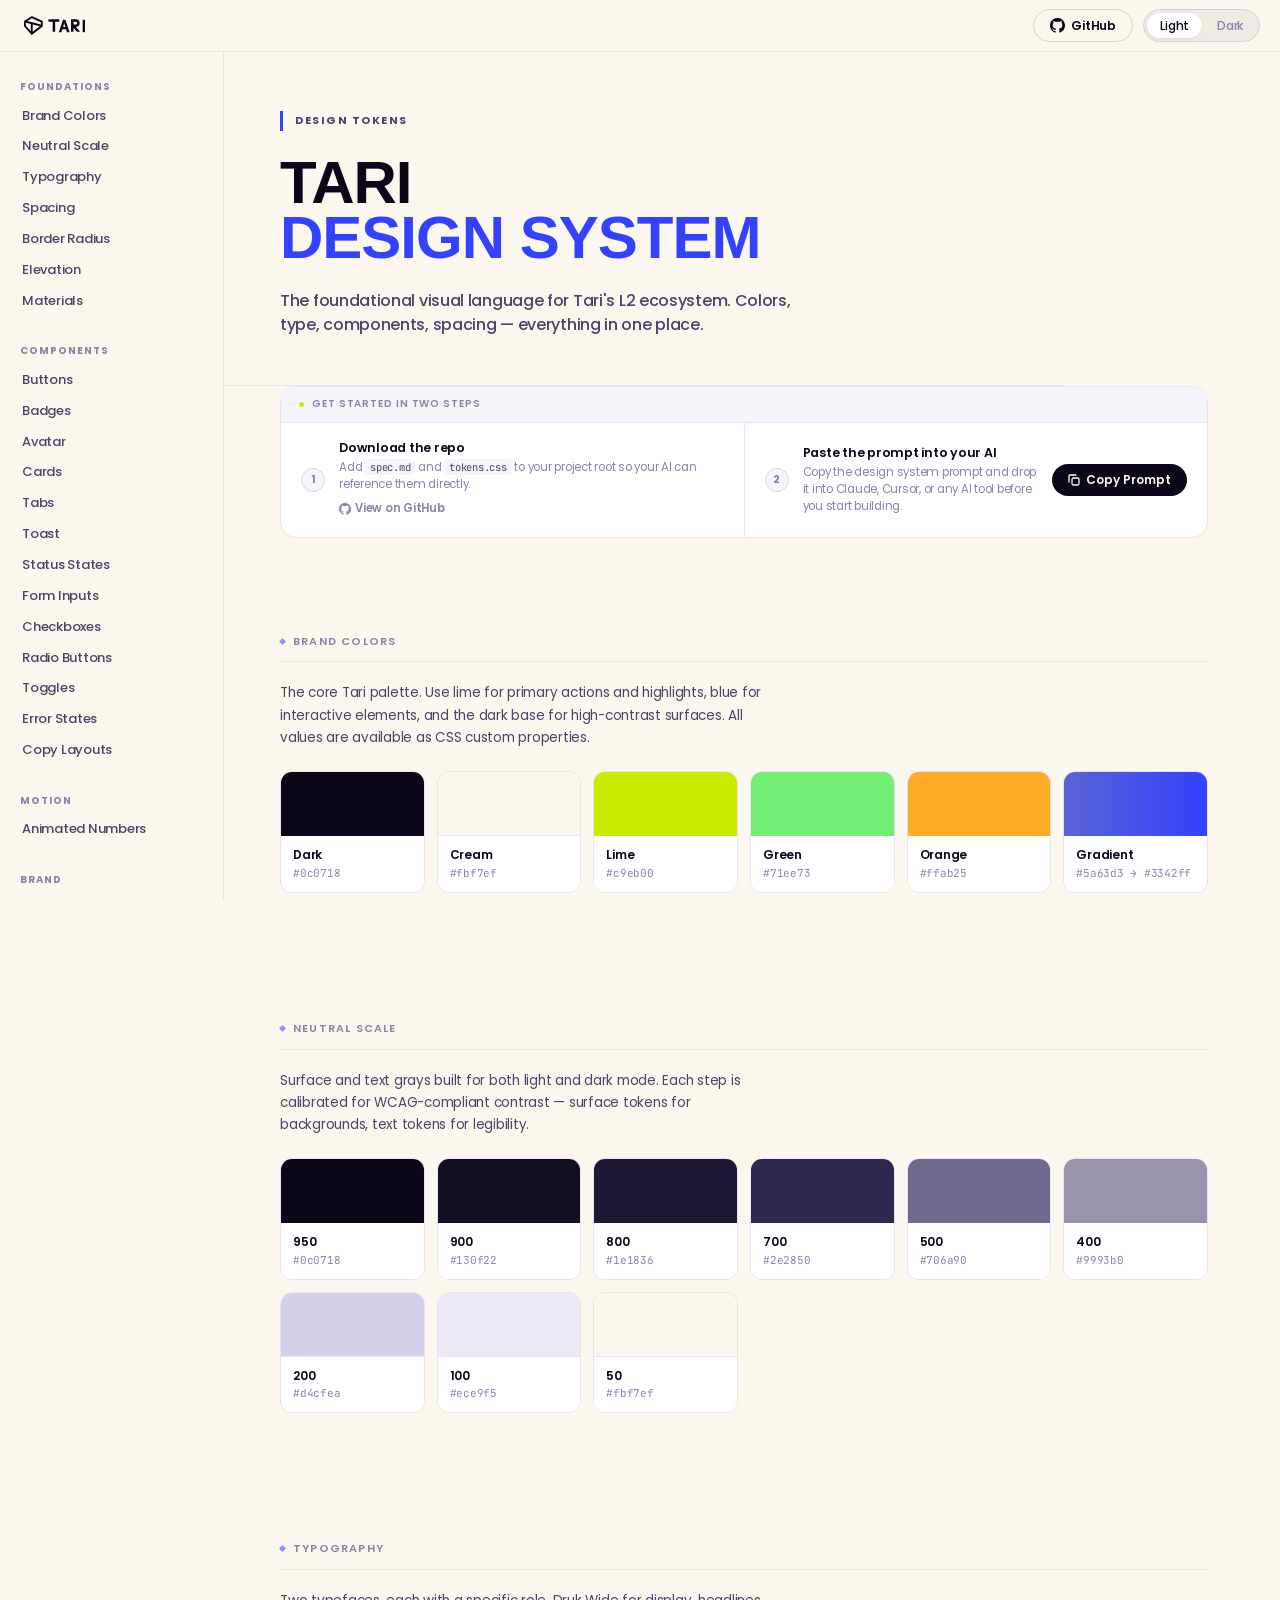
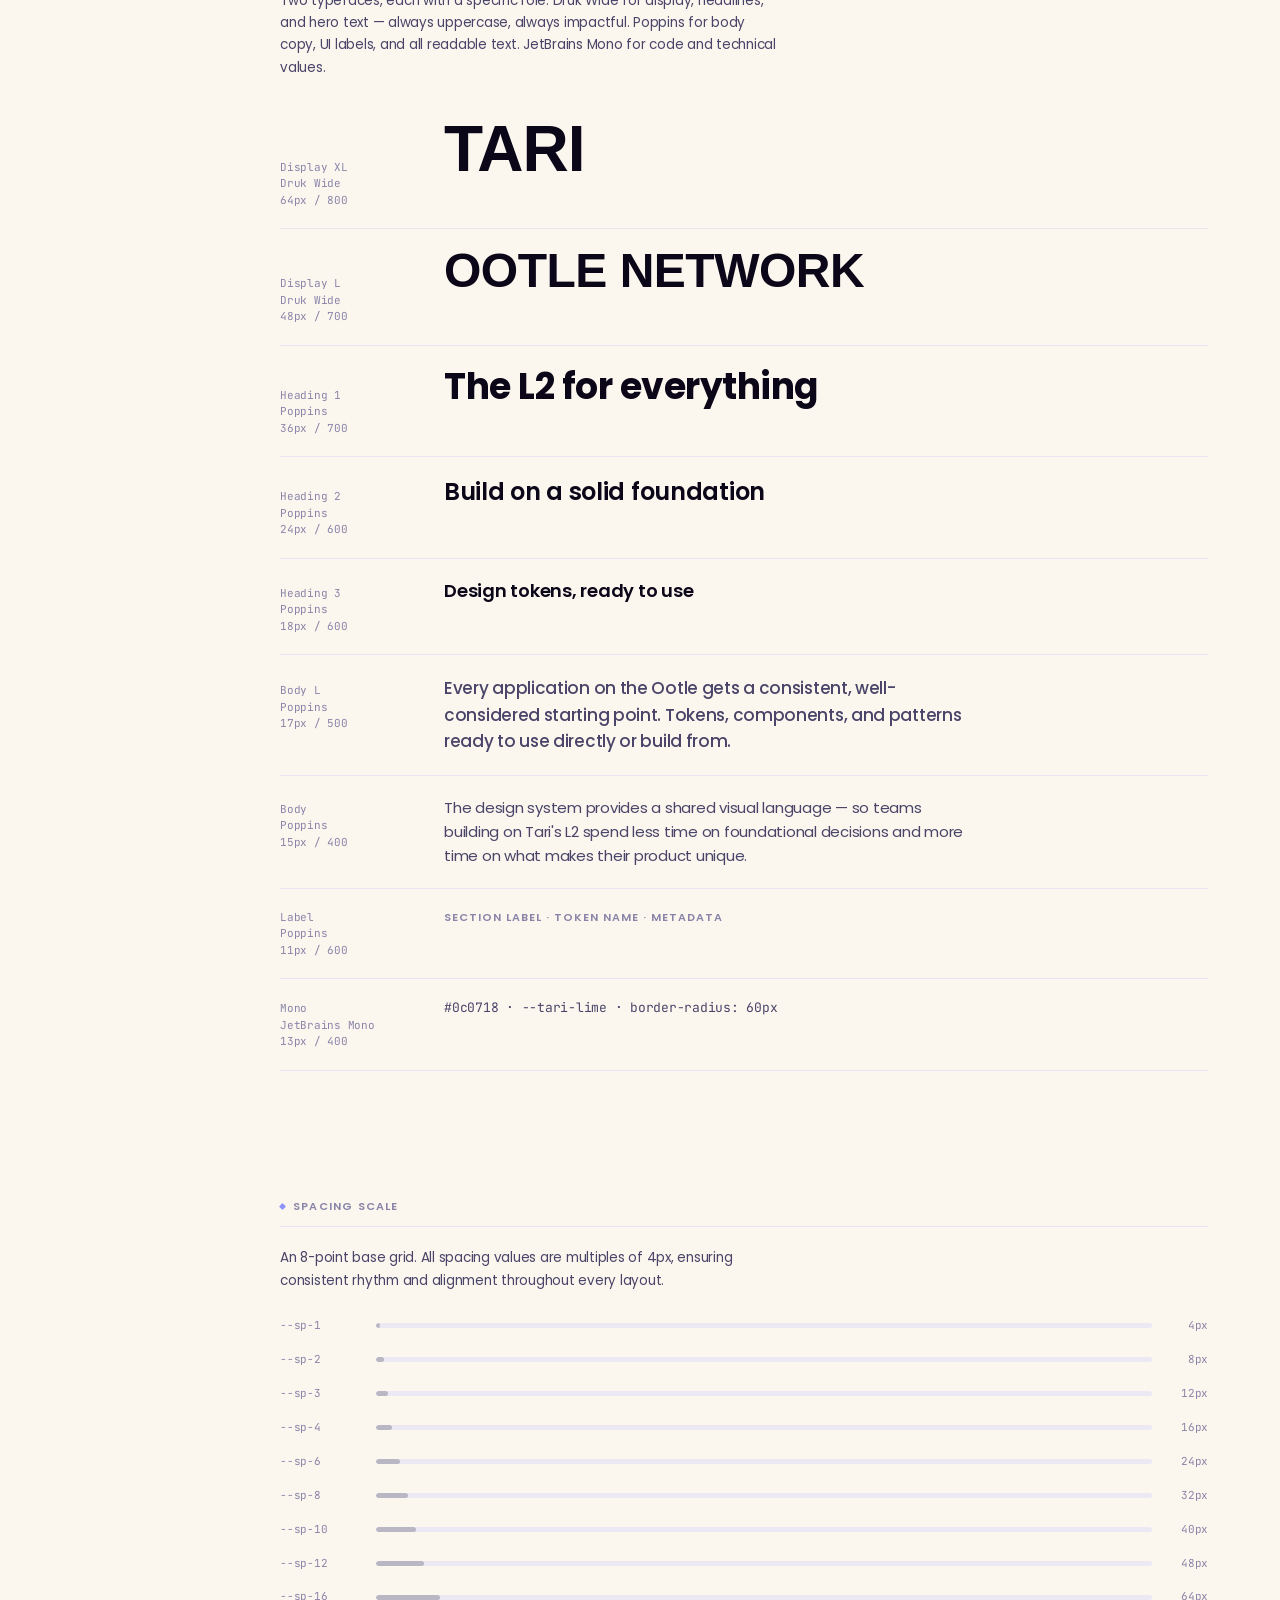
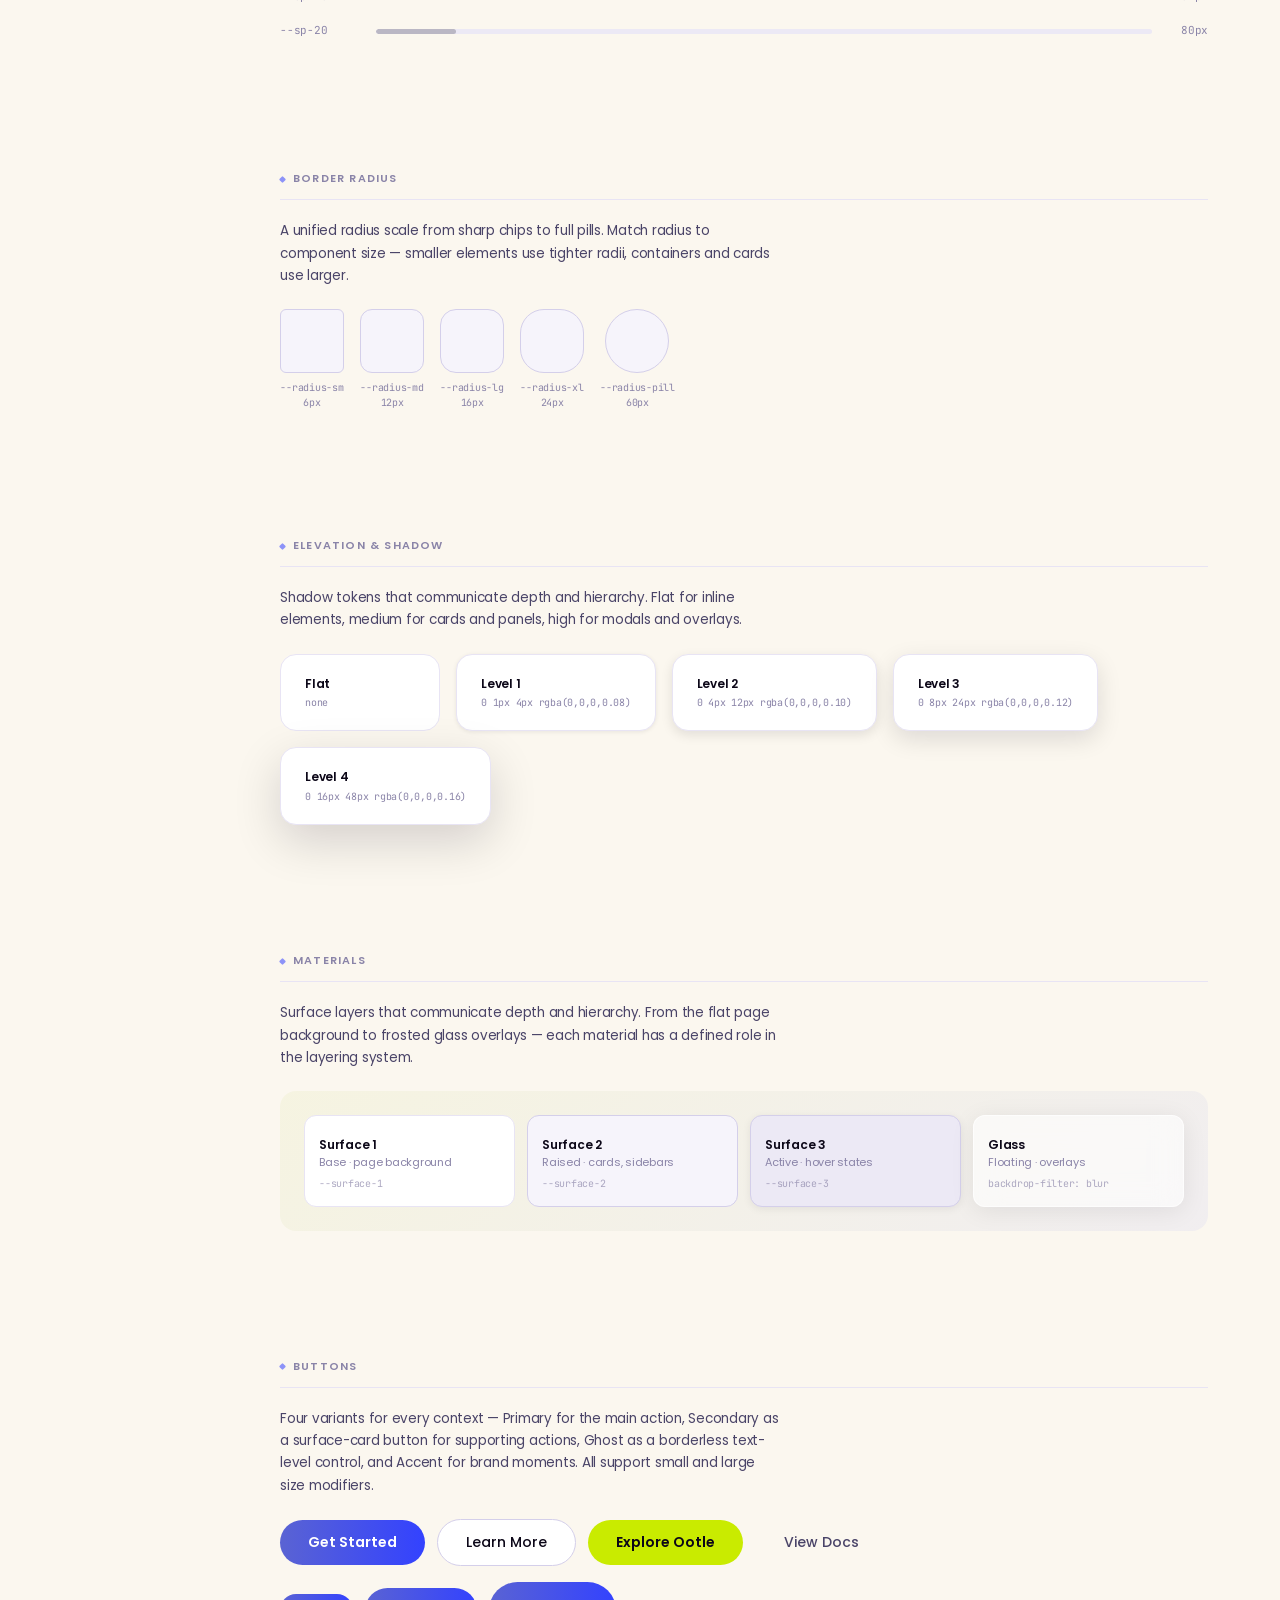
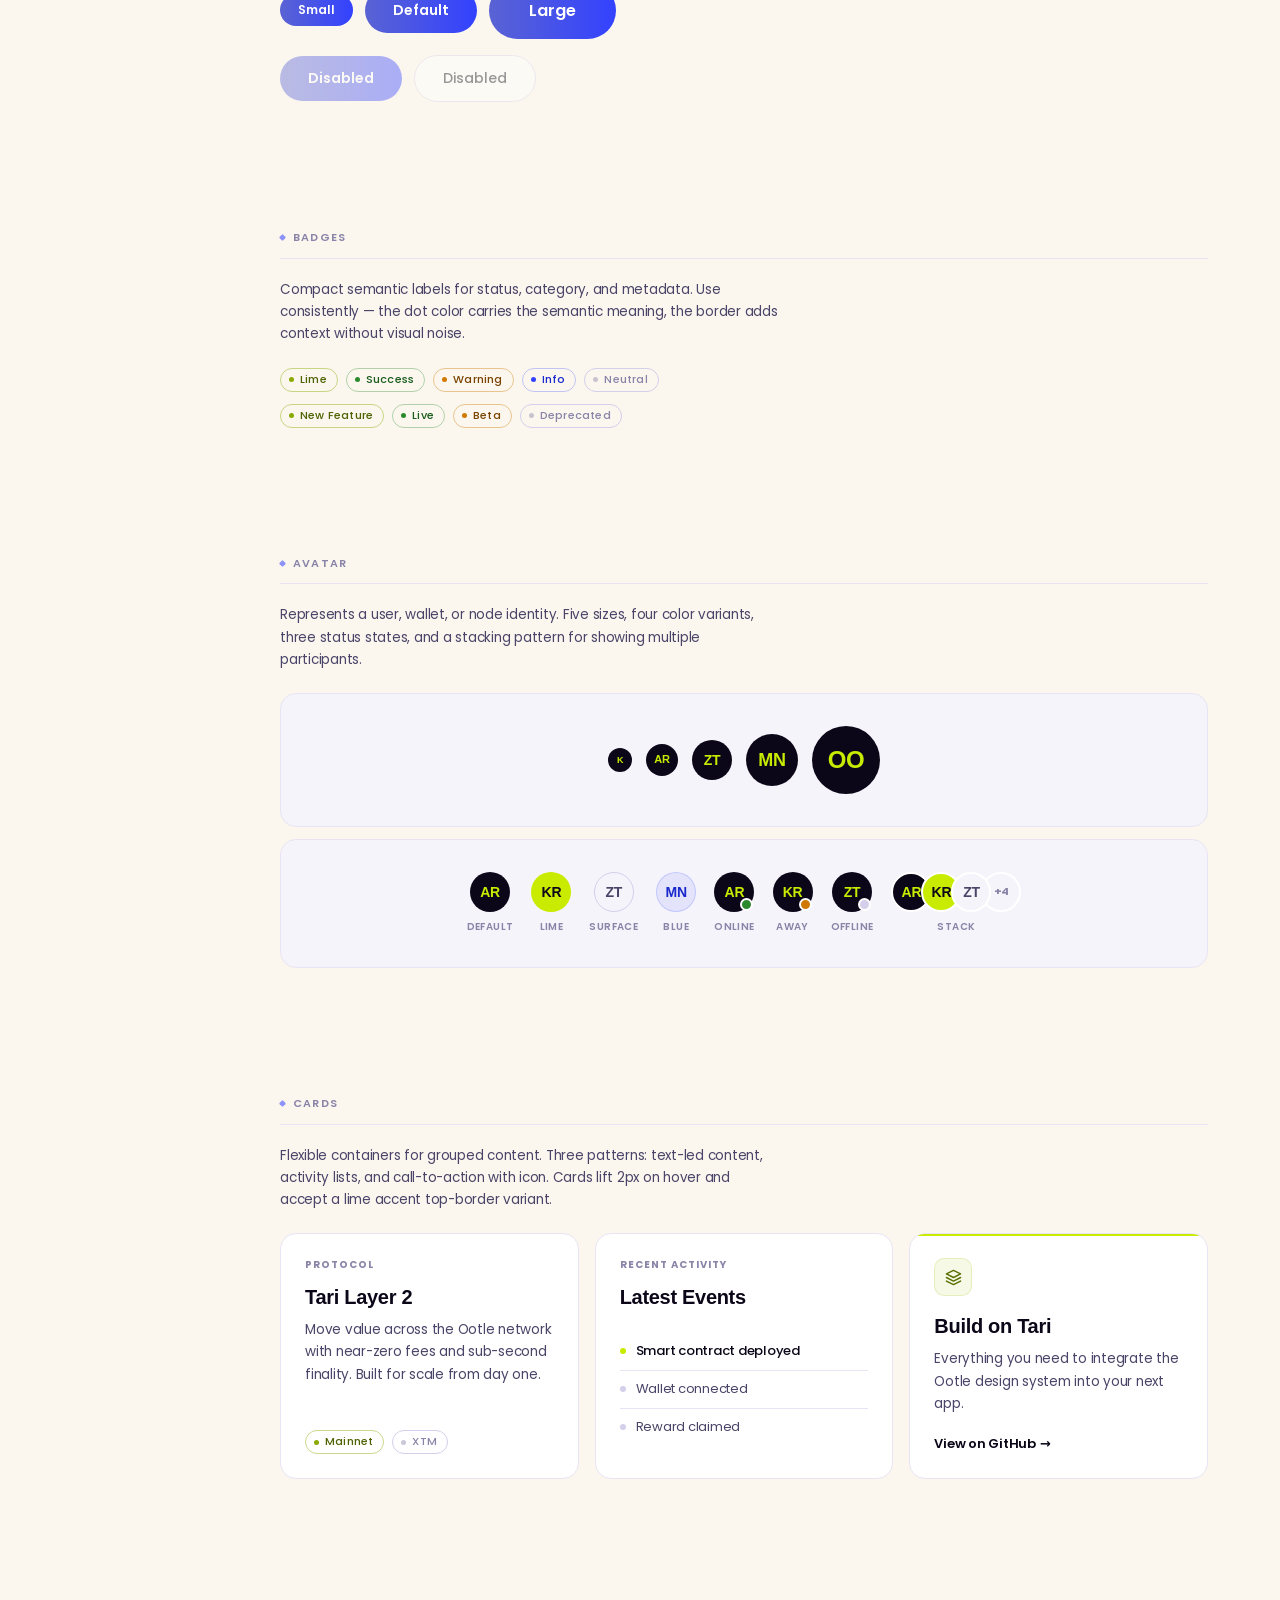
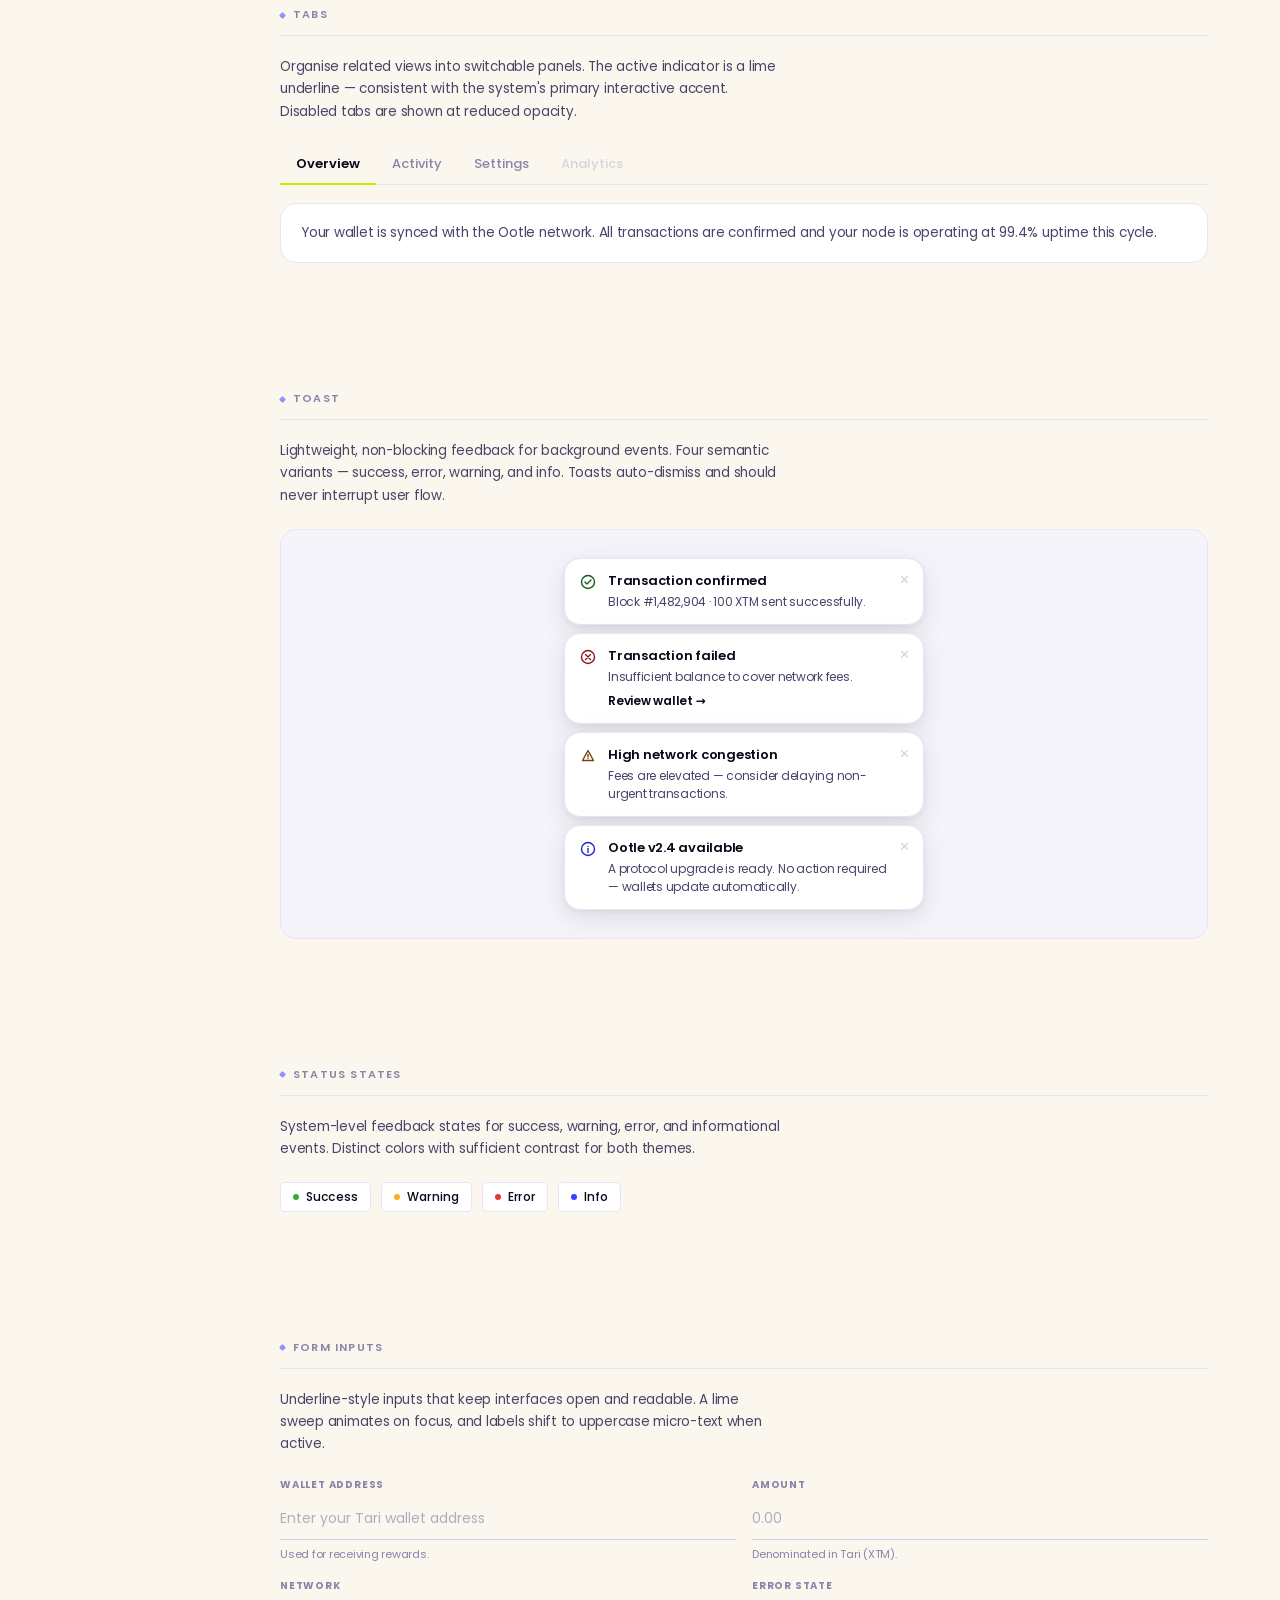
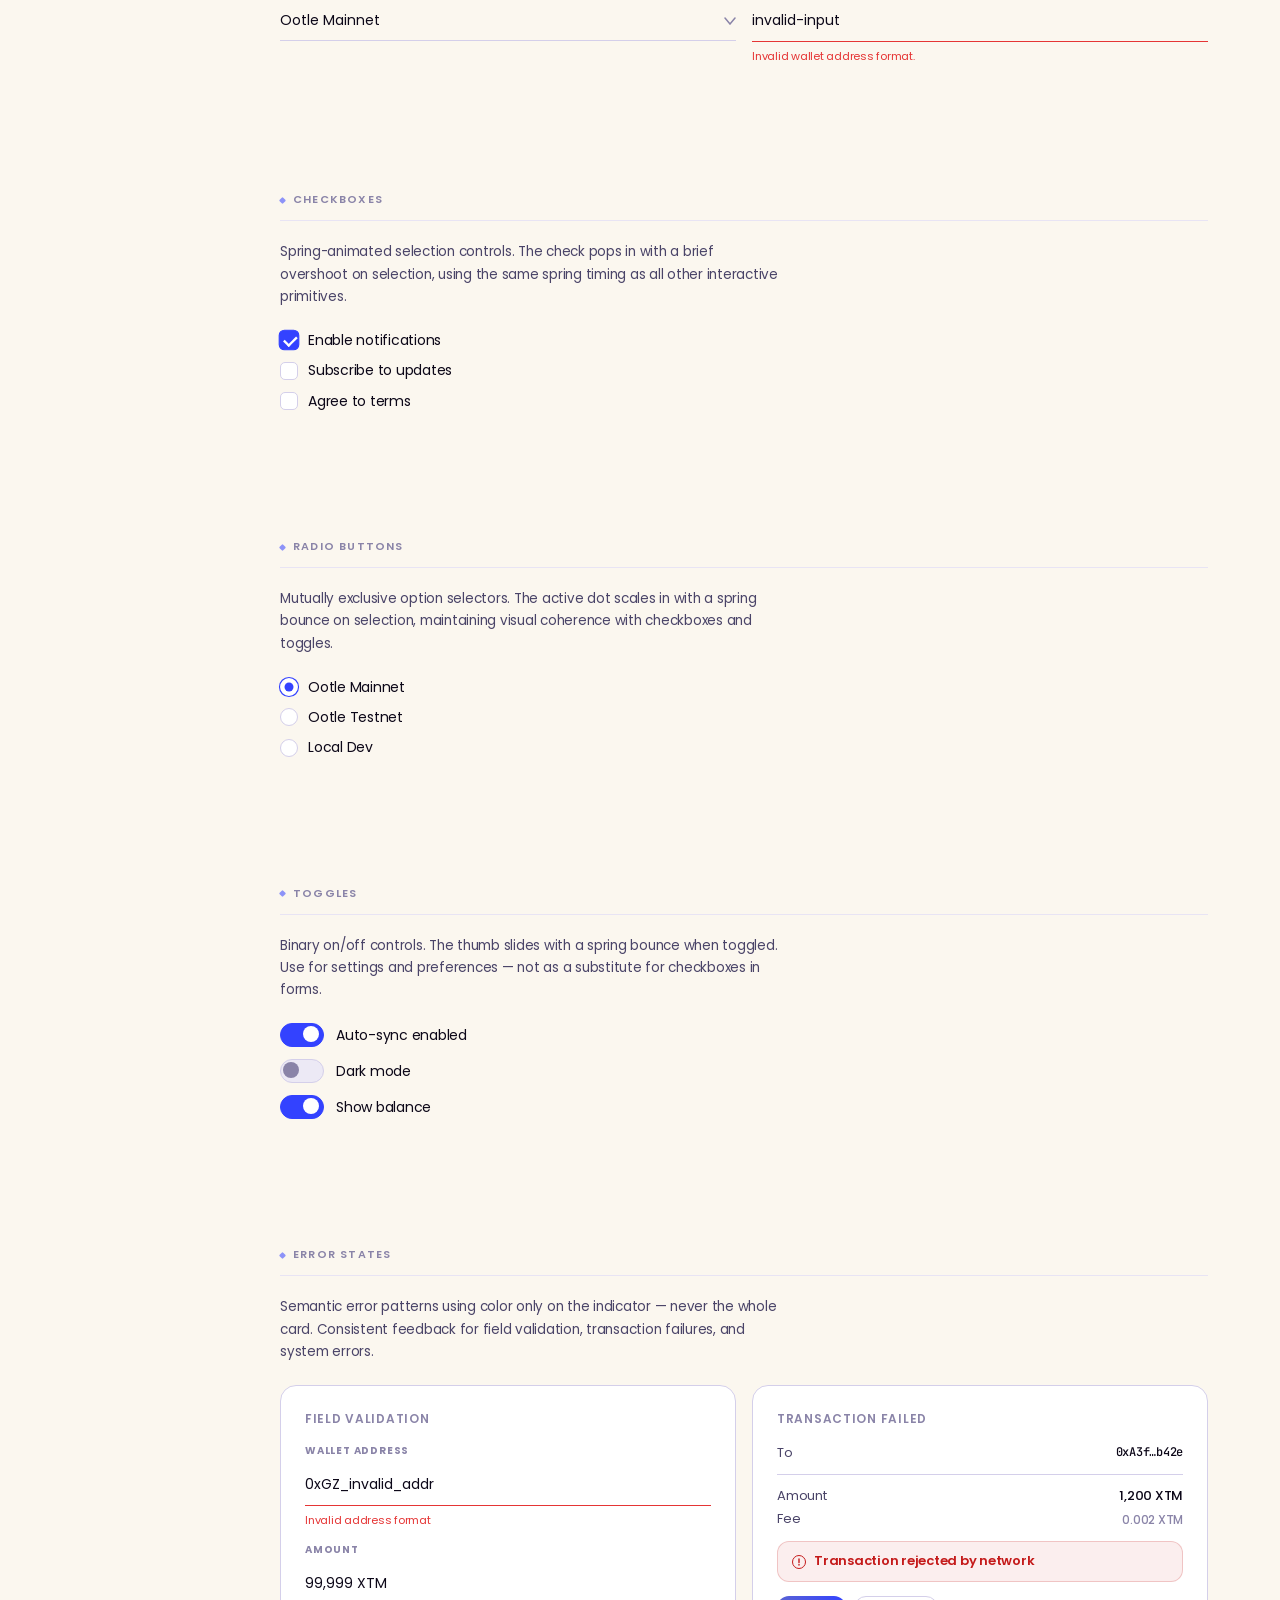
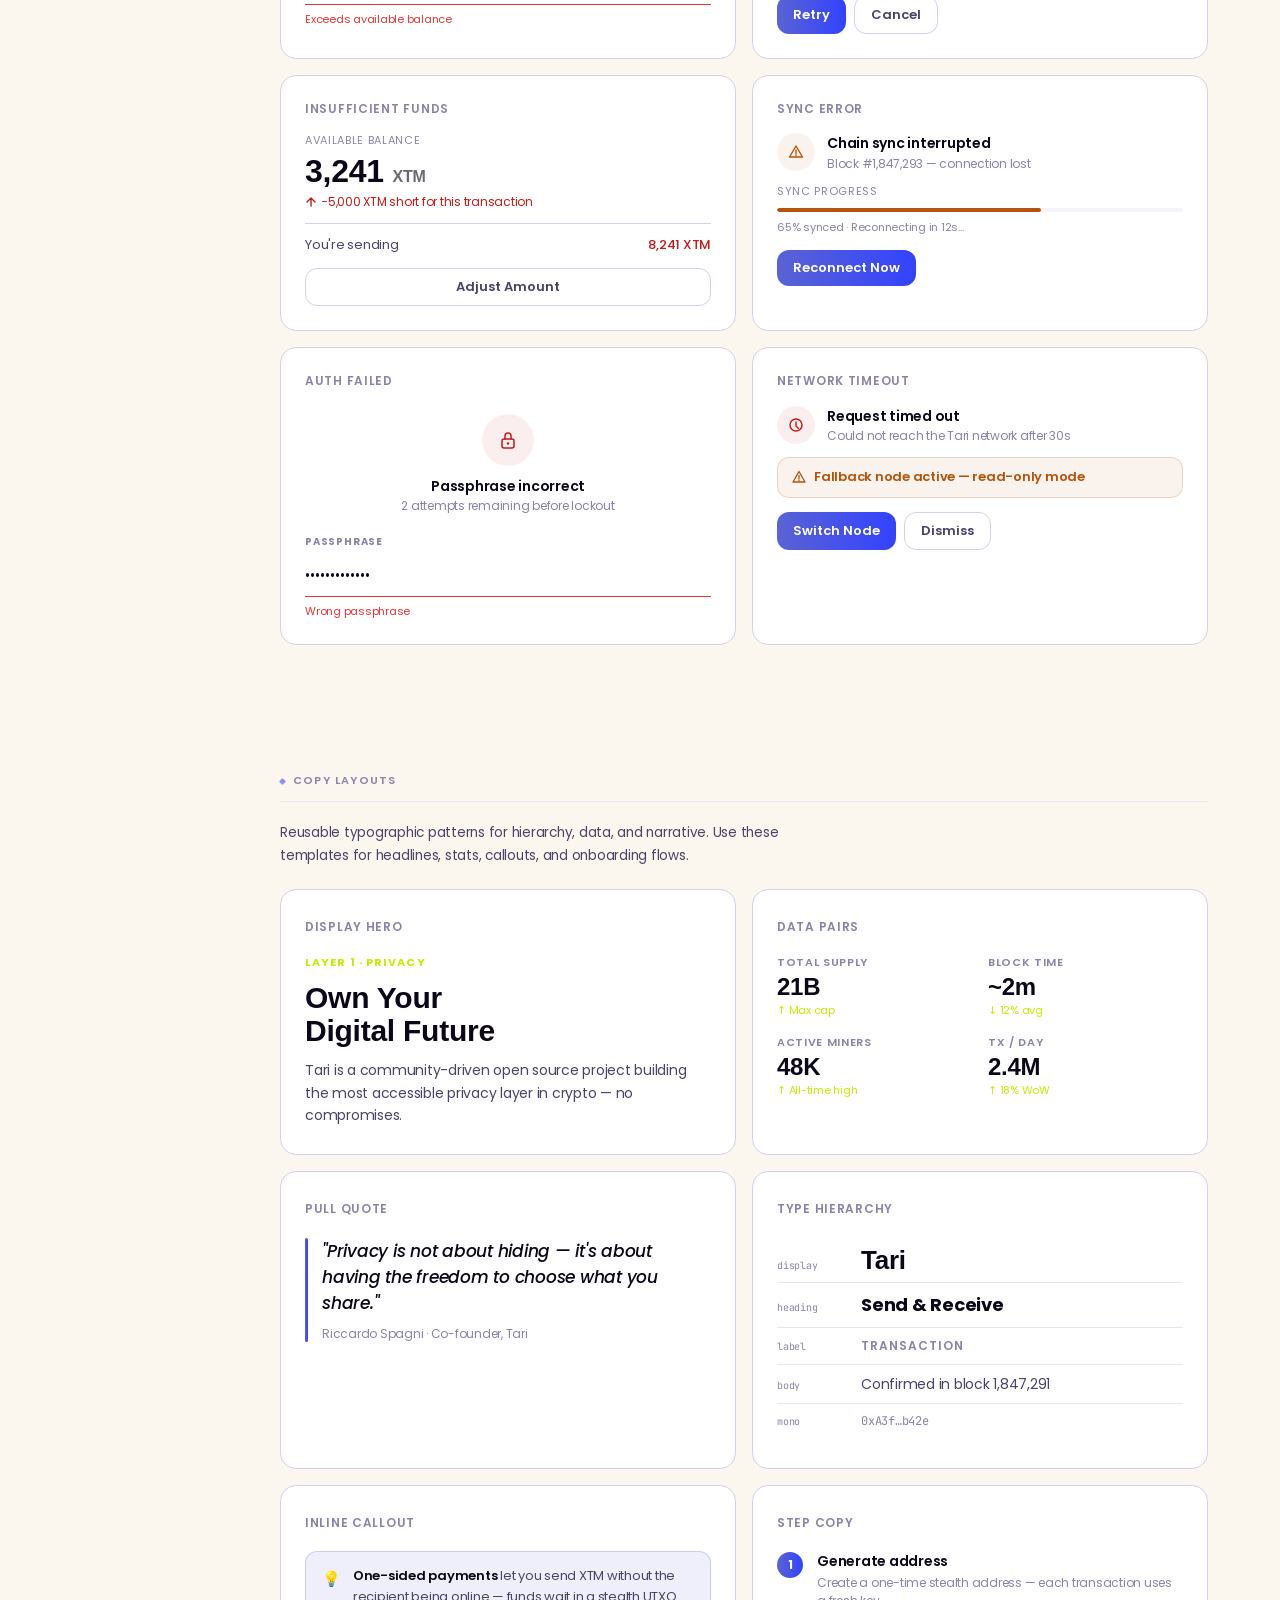
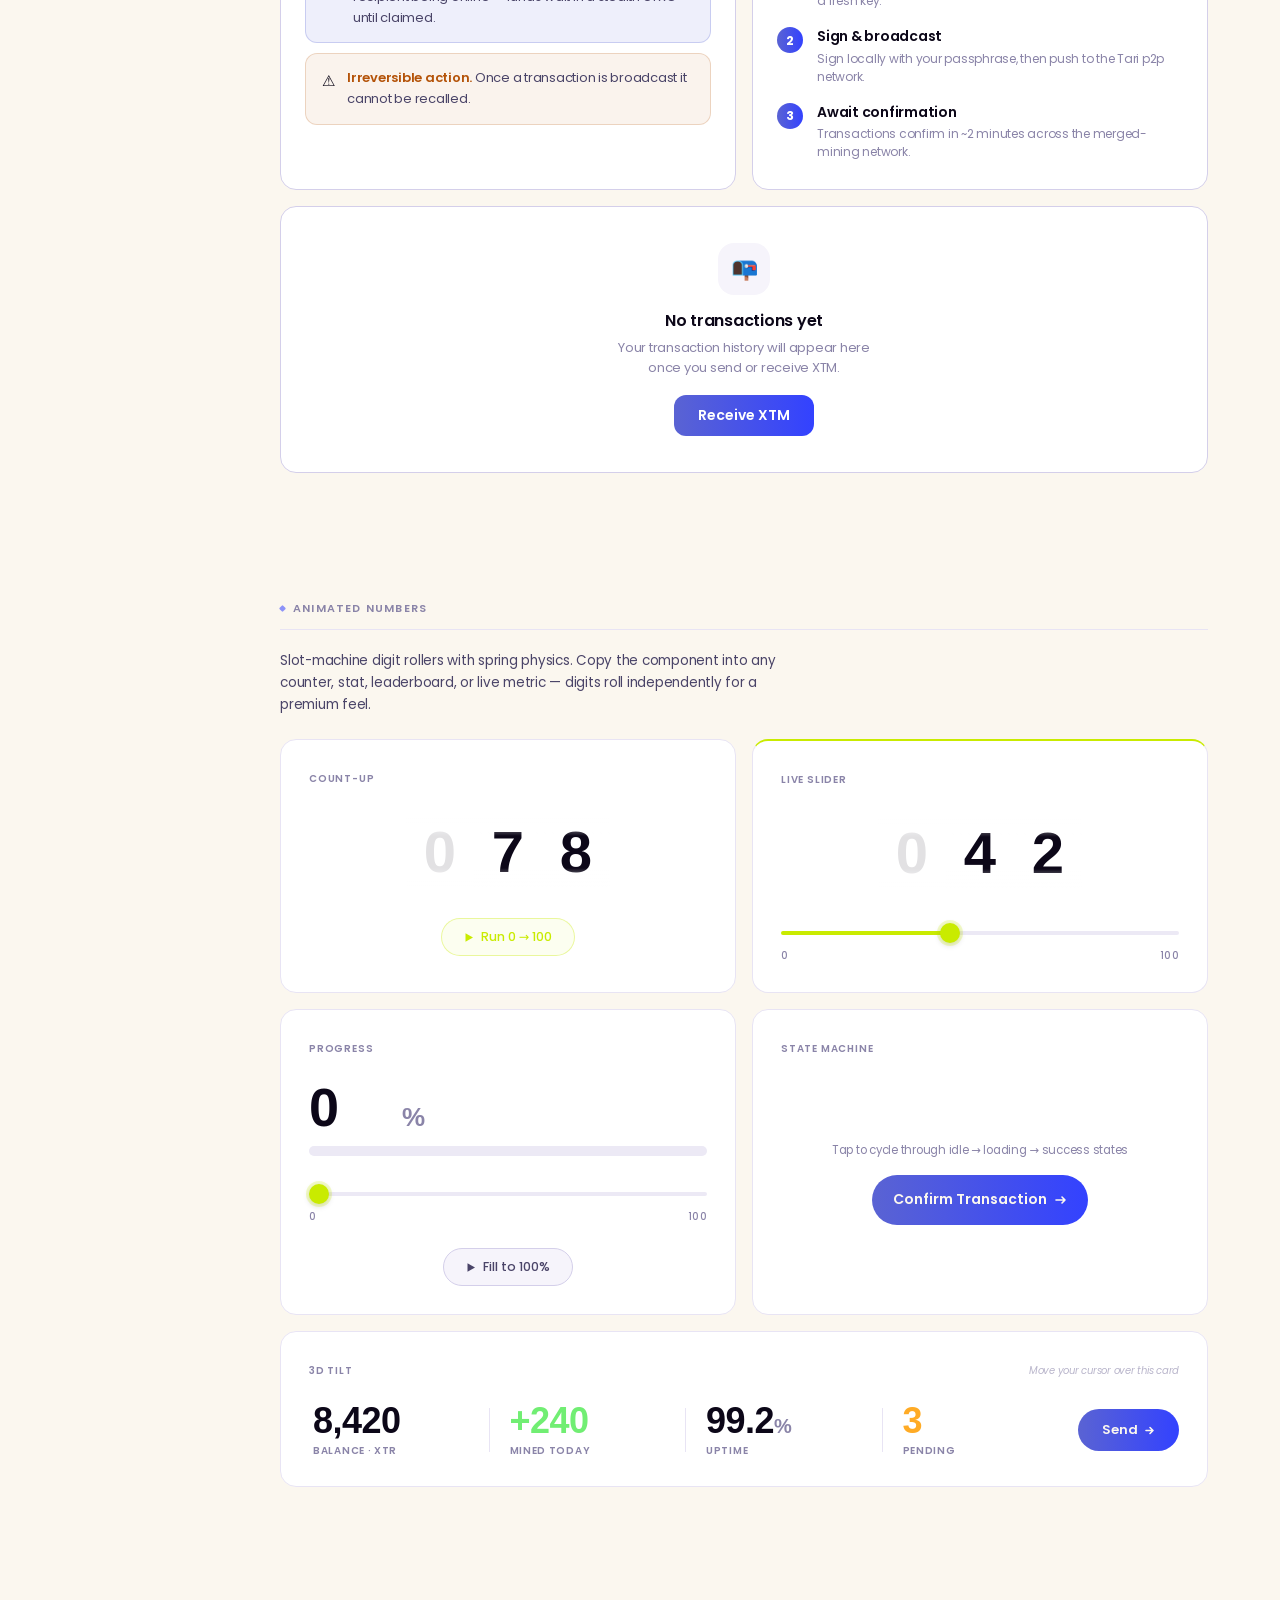
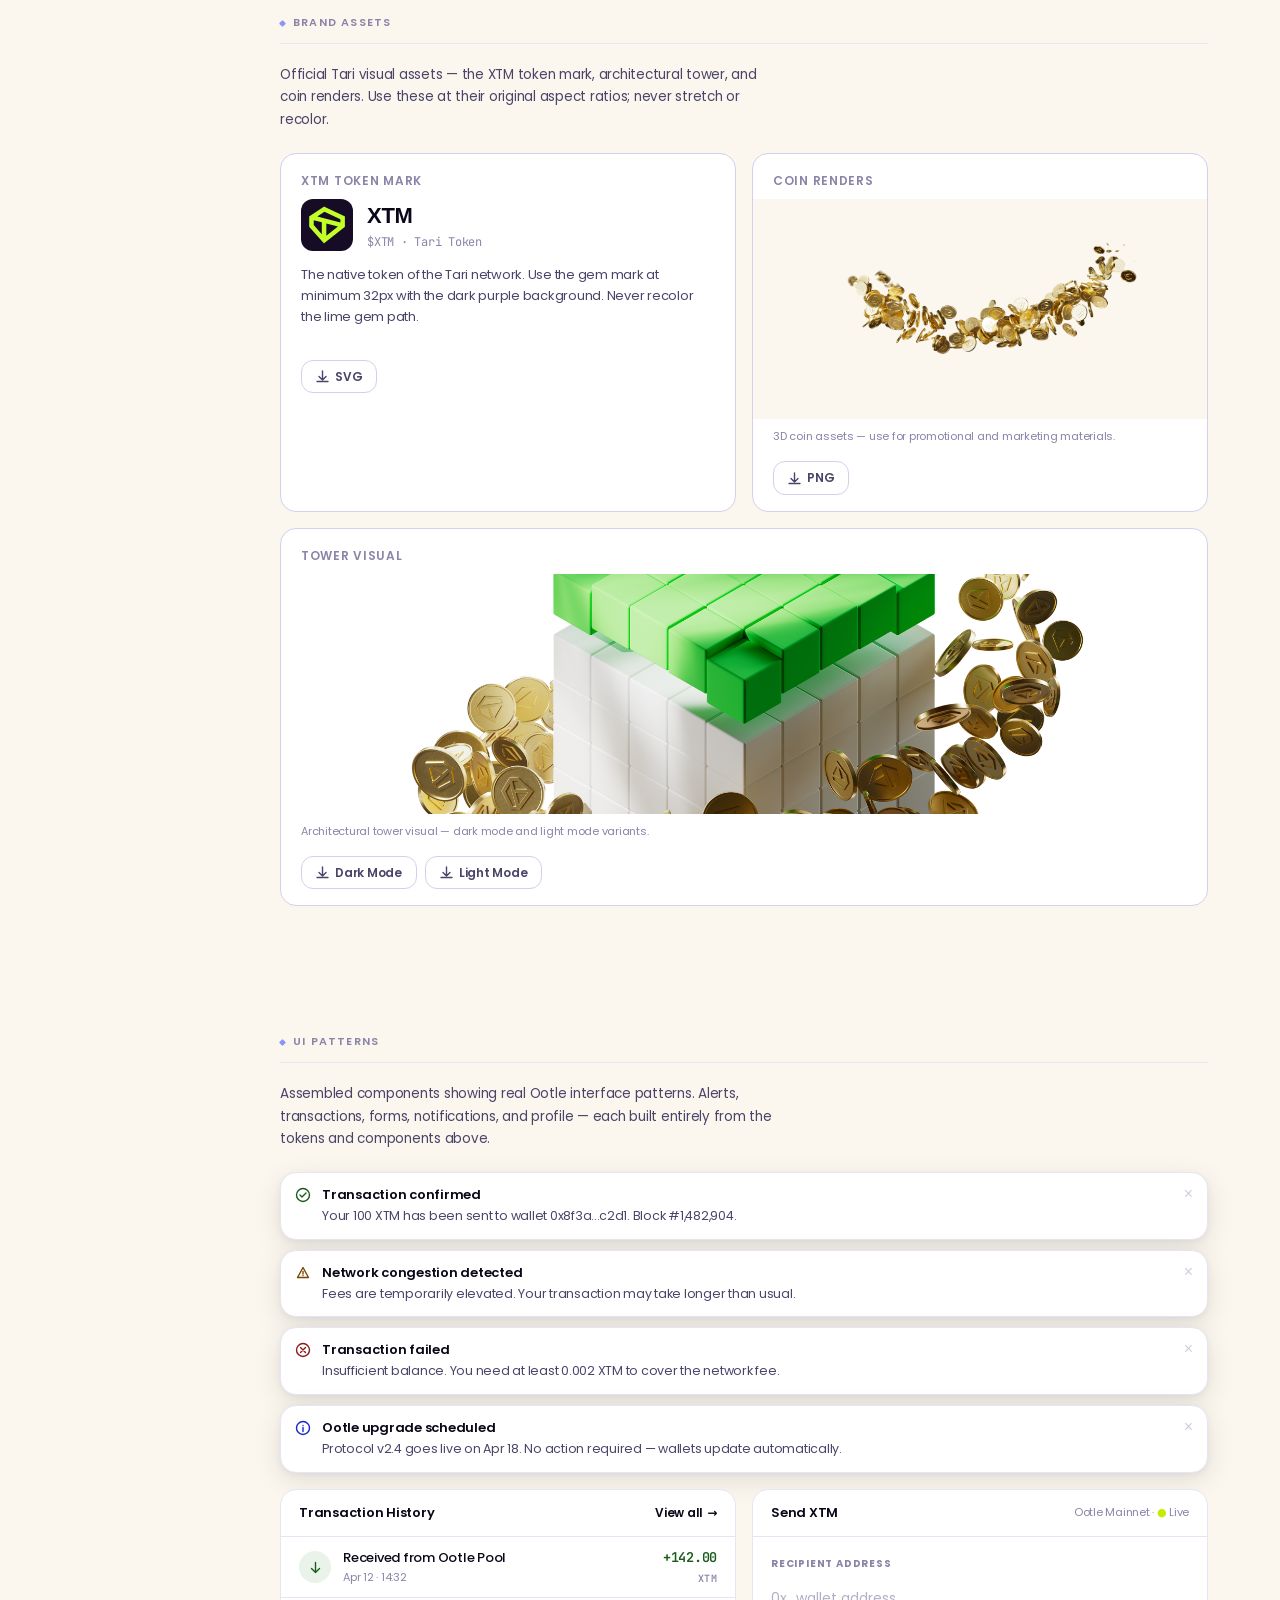
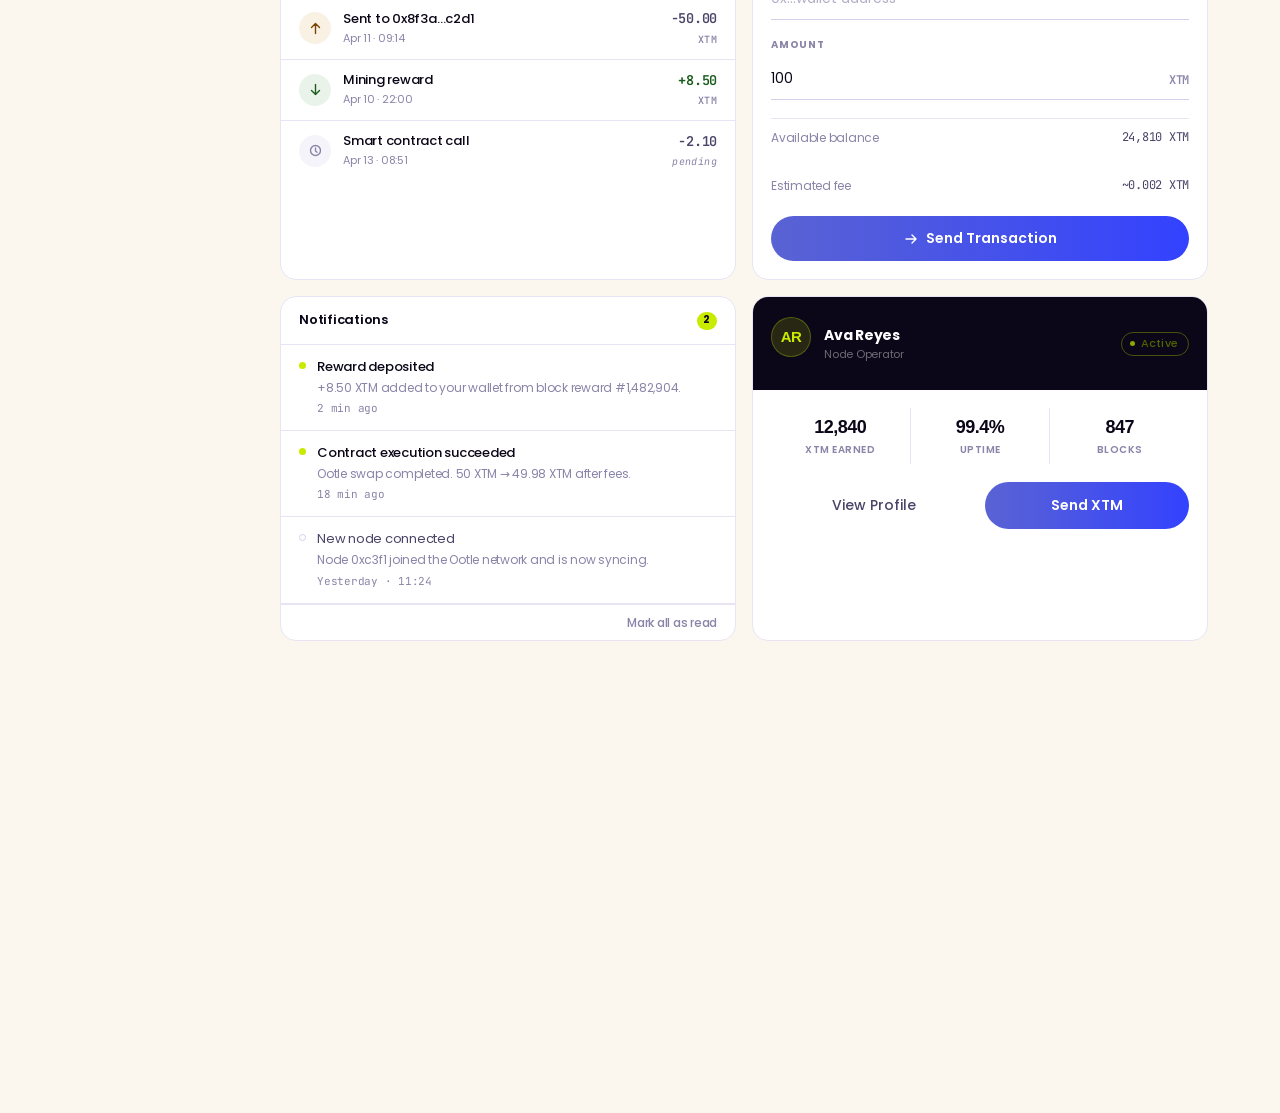
<file: Tari-Agentic-Design-Template-Light.html>
<!DOCTYPE html>
<html lang="en">
<head>
<meta charset="UTF-8">
<meta name="viewport" content="width=device-width, initial-scale=1.0">
<title>Tari Design System · Light</title>
<link rel="preconnect" href="https://fonts.googleapis.com">
<link rel="preconnect" href="https://fonts.gstatic.com" crossorigin>
<link href="https://fonts.googleapis.com/css2?family=Poppins:ital,wght@0,400;0,500;0,600;0,700;1,500&family=JetBrains+Mono:wght@400;500&display=swap" rel="stylesheet">
<style>
  /* ─── DRUK FONTS (from tari.com) ────────────────────────── */
  @font-face {
    font-family: 'DrukWideFont';
    src: url('https://www.tari.com/_next/static/media/e03750ebf8ed0d54-s.p.ttf') format('truetype');
    font-weight: 500; font-style: normal; font-display: block;
  }
  @font-face {
    font-family: 'DrukWideFont';
    src: url('https://www.tari.com/_next/static/media/1f00708acd790523-s.p.ttf') format('truetype');
    font-weight: 700; font-style: normal; font-display: block;
  }
  @font-face {
    font-family: 'DrukWideFont';
    src: url('https://www.tari.com/_next/static/media/d15778d6fa440100-s.p.ttf') format('truetype');
    font-weight: 800; font-style: italic; font-display: block;
  }
  @font-face {
    font-family: 'DrukFont';
    src: url('https://www.tari.com/_next/static/media/3a681849c82206f4-s.p.ttf') format('truetype');
    font-weight: 700; font-style: normal; font-display: block;
  }
  @font-face {
    font-family: 'DrukFont';
    src: url('https://www.tari.com/_next/static/media/6deb450465c0a99f-s.p.ttf') format('truetype');
    font-weight: 800; font-style: normal; font-display: block;
  }

  :root {
    --tari-dark:    #0c0718;
    --tari-cream:   #fbf7ef;
    --tari-lime:    #c9eb00;
    --tari-green:   #71ee73;
    --tari-orange:  #ffab25;
    --tari-blue:    #3342ff;
    --tari-purple:  #5a63d3;
    --tari-gradient: linear-gradient(90deg, #5a63d3, #3342ff);

    --surface-0: #fbf7ef;
    --surface-1: #ffffff;
    --surface-2: #f6f4fb;
    --surface-3: #ece9f5;

    --text-primary:   #0c0718;
    --text-secondary: #4a4468;
    --text-muted:     #8a84a8;

    --border-subtle:  #e8e4f4;
    --border-default: #d4cfea;

    --radius-sm:   6px;
    --radius-md:   12px;
    --radius-lg:   16px;
    --radius-xl:   24px;
    --radius-pill: 60px;

    --font-body: 'Poppins', system-ui, sans-serif;
    --font-display: 'DrukWideFont', 'DrukFont', 'Druk Wide', 'Druk', Arial, sans-serif;
    --font-mono: 'JetBrains Mono', monospace;

    --sp-1: 4px;  --sp-2: 8px;   --sp-3: 12px;
    --sp-4: 16px; --sp-5: 20px;  --sp-6: 24px;
    --sp-8: 32px; --sp-10: 40px; --sp-12: 48px;
    --sp-16: 64px; --sp-20: 80px;

    --topbar-h: 52px;
    --sidebar-w: 224px;

    --error: #c41a1a;
    --error-bg: rgba(196,26,26,0.07);
    --error-border: rgba(196,26,26,0.2);
    --warning: #b45309;
    --warning-bg: rgba(180,83,9,0.07);
    --warning-border: rgba(180,83,9,0.2);
    --success: #1a7a1a;
    --success-bg: rgba(26,122,26,0.07);
    --success-border: rgba(26,122,26,0.2);
  }

  * { margin: 0; padding: 0; box-sizing: border-box; }

  body {
    background: var(--surface-0);
    color: var(--text-primary);
    font-family: var(--font-body);
    font-size: 15px;
    line-height: 1.45;
    letter-spacing: -0.25px;
    -webkit-font-smoothing: antialiased;
  }

  /* ─── TOPBAR ─────────────────────────────────────────── */
  .topbar {
    position: fixed;
    top: 0; left: 0; right: 0;
    z-index: 200;
    height: var(--topbar-h);
    display: flex;
    align-items: center;
    justify-content: space-between;
    padding: 0 20px 0 24px;
    background: rgba(251, 247, 239, 0.94);
    backdrop-filter: blur(12px);
    -webkit-backdrop-filter: blur(12px);
    border-bottom: 1px solid var(--border-subtle);
  }
  .topbar-logo {
    display: flex;
    align-items: center;
    color: var(--tari-dark);
  }
  .topbar-logo svg {
    height: 19px;
    width: auto;
    display: block;
    fill: currentColor;
  }
  .topbar-right {
    display: flex;
    align-items: center;
    gap: 10px;
  }

  .topbar-gh-link {
    display: inline-flex;
    align-items: center;
    gap: 6px;
    padding: 7px 16px;
    border-radius: var(--radius-pill);
    font-size: 12px;
    font-weight: 600;
    color: var(--tari-dark);
    background: transparent;
    border: 1.5px solid var(--border-default);
    text-decoration: none;
    letter-spacing: -0.1px;
    transition: border-color 0.15s ease, background 0.15s ease;
  }
  .topbar-gh-link:hover {
    border-color: var(--tari-dark);
    background: var(--surface-2);
  }
  .theme-toggle {
    display: flex;
    align-items: center;
    gap: 2px;
    background: rgba(12,7,24,0.05);
    border: 1px solid var(--border-default);
    border-radius: var(--radius-pill);
    padding: 3px;
  }
  .theme-toggle-opt {
    display: flex; align-items: center; gap: 5px;
    padding: 4px 13px; border-radius: var(--radius-pill);
    font-size: 12px; font-weight: 500; color: var(--text-muted);
    text-decoration: none; transition: background 0.15s ease, color 0.15s ease;
    white-space: nowrap;
  }
  .theme-toggle-opt.active {
    background: var(--surface-1);
    color: var(--text-primary);
    box-shadow: 0 1px 3px rgba(12,7,24,0.08);
  }
  .theme-toggle-opt:not(.active):hover { color: var(--text-secondary); }
  /* banner desc + gh link */
  .prompt-banner-desc {
    padding: 9px 20px;
    font-size: 12px;
    color: var(--text-muted);
    border-bottom: 1px solid var(--border-subtle);
    line-height: 1.5;
  }
  .prompt-gh-link {
    display: inline-flex;
    align-items: center;
    gap: 4px;
    font-size: 11.5px;
    font-weight: 600;
    color: var(--text-muted);
    text-decoration: none;
    margin-top: 7px;
    transition: color 0.15s ease;
  }
  .prompt-gh-link:hover { color: var(--text-primary); }

  /* ─── APP SHELL ──────────────────────────────────────── */
  .app {
    display: flex;
    padding-top: var(--topbar-h);
    min-height: 100vh;
  }

  /* ─── SIDEBAR ────────────────────────────────────────── */
  .sidebar {
    position: fixed;
    top: var(--topbar-h);
    left: 0;
    bottom: 0;
    width: var(--sidebar-w);
    overflow-y: auto;
    padding: 28px 0 40px;
    border-right: 1px solid var(--border-subtle);
    background: var(--surface-0);
    scrollbar-width: none;
  }
  .sidebar::-webkit-scrollbar { display: none; }

  .sidebar-group { margin-bottom: 28px; }
  .sidebar-group-label {
    font-size: 10px;
    font-weight: 700;
    letter-spacing: 1px;
    text-transform: uppercase;
    color: var(--text-muted);
    padding: 0 20px;
    margin-bottom: 6px;
  }
  .sidebar-link {
    display: block;
    font-size: 13px;
    font-weight: 500;
    color: var(--text-secondary);
    text-decoration: none;
    padding: 6px 20px;
    transition: color 0.15s ease, background 0.15s ease;
    border-left: 2px solid transparent;
  }
  .sidebar-link:hover {
    color: var(--text-primary);
    background: var(--surface-2);
  }
  .sidebar-link.active {
    color: var(--tari-blue);
    border-left-color: var(--tari-blue);
    background: rgba(51, 66, 255, 0.05);
    font-weight: 600;
  }

  /* ─── MAIN ───────────────────────────────────────────── */
  .main {
    margin-left: var(--sidebar-w);
    flex: 1;
    min-width: 0;
  }

  /* ─── HERO ───────────────────────────────────────────── */
  .hero {
    padding: 56px 56px 48px;
    max-width: 840px;
    border-bottom: 1px solid var(--border-subtle);
    margin-bottom: 0;
  }
  .hero-eyebrow {
    display: inline-flex;
    align-items: center;
    font-size: 11px;
    font-weight: 700;
    letter-spacing: 1.5px;
    text-transform: uppercase;
    color: var(--text-secondary);
    padding: 2px 0 2px 12px;
    border-left: 3px solid var(--tari-blue);
    margin-bottom: 24px;
  }
  .hero-title {
    font-family: var(--font-display);
    font-size: 60px;
    font-weight: 800;
    line-height: 0.92;
    letter-spacing: -1px;
    text-transform: uppercase;
    color: var(--tari-dark);
    margin-bottom: 24px;
  }
  .hero-title em {
    font-style: normal;
    color: var(--tari-blue);
  }
  /* ─── PROMPT BANNER ─────────────────────────────────────── */
  .prompt-banner {
    margin-bottom: 40px;
    background: var(--surface-1);
    border: 1px solid var(--border-subtle);
    border-radius: var(--radius-lg);
    overflow: hidden;
  }
  .prompt-banner-header {
    display: flex;
    align-items: center;
    gap: 8px;
    padding: 10px 18px;
    border-bottom: 1px solid var(--border-subtle);
    background: var(--surface-2);
  }
  .prompt-banner-header-dot {
    width: 5px; height: 5px;
    border-radius: 50%;
    background: var(--tari-lime);
    flex-shrink: 0;
  }
  .prompt-banner-header-label {
    font-size: 10px;
    font-weight: 600;
    letter-spacing: 0.9px;
    text-transform: uppercase;
    color: var(--text-muted);
  }
  .prompt-banner-steps {
    display: flex;
    align-items: stretch;
  }
  .prompt-step {
    flex: 1;
    display: flex;
    align-items: center;
    gap: 14px;
    padding: 16px 20px;
  }
  .prompt-step + .prompt-step {
    border-left: 1px solid var(--border-subtle);
  }
  .prompt-step-num {
    width: 24px; height: 24px;
    border-radius: 50%;
    background: var(--surface-2);
    border: 1px solid var(--border-default);
    display: flex; align-items: center; justify-content: center;
    font-size: 11px; font-weight: 700;
    color: var(--text-muted);
    flex-shrink: 0;
  }
  .prompt-step-body { flex: 1; min-width: 0; }
  .prompt-step-title {
    font-size: 12.5px;
    font-weight: 600;
    color: var(--text-primary);
    margin-bottom: 2px;
  }
  .prompt-step-desc {
    font-size: 11.5px;
    color: var(--text-muted);
    line-height: 1.5;
  }
  .prompt-step-desc code {
    font-family: var(--font-mono);
    font-size: 10.5px;
    background: var(--surface-2);
    padding: 1px 5px;
    border-radius: 4px;
    color: var(--text-secondary);
  }
  .prompt-copy-btn {
    display: inline-flex;
    align-items: center;
    gap: 6px;
    padding: 7px 16px;
    border-radius: var(--radius-pill);
    background: var(--tari-dark);
    color: var(--tari-cream);
    font-size: 12px;
    font-weight: 600;
    border: none;
    cursor: pointer;
    white-space: nowrap;
    flex-shrink: 0;
    transition: background 0.15s ease, transform 0.18s cubic-bezier(0.34,1.56,0.64,1), box-shadow 0.18s ease;
    font-family: var(--font-body);
  }
  .prompt-copy-btn:hover { background: #1e1836; transform: translateY(-2px); box-shadow: 0 4px 12px rgba(12,7,24,0.15); }
  .prompt-copy-btn:active { transform: translateY(1px) scale(0.97); transition-duration: 0.07s; }
  .prompt-hidden { display: none; }

  .hero-sub {
    font-size: 16px;
    font-weight: 500;
    color: var(--text-secondary);
    max-width: 520px;
    line-height: 1.5;
    letter-spacing: -0.3px;
  }

  /* ─── CONTENT ────────────────────────────────────────── */
  .content {
    padding: 0 56px 400px;
    max-width: 1040px;
  }

  /* ─── SECTION ────────────────────────────────────────── */
  .section {
    margin-bottom: 72px;
    padding-top: 56px;
    scroll-margin-top: calc(var(--topbar-h) + 16px);
  }
  .section-label {
    font-size: 11px;
    font-weight: 600;
    letter-spacing: 1.2px;
    text-transform: uppercase;
    color: var(--text-muted);
    margin-bottom: 20px;
    padding-bottom: 12px;
    border-bottom: 1px solid var(--border-subtle);
    display: flex;
    align-items: center;
    gap: 8px;
  }
  .section-label::before {
    content: '';
    display: inline-block;
    width: 5px; height: 5px;
    border-radius: 1px;
    background: var(--tari-blue);
    opacity: 0.55;
    flex-shrink: 0;
    transform: rotate(45deg);
  }

  /* ─── COLOR GRID ─────────────────────────────────────── */
  .color-grid {
    display: grid;
    grid-template-columns: repeat(auto-fill, minmax(140px, 1fr));
    gap: 12px;
  }
  .color-chip {
    border-radius: var(--radius-md);
    overflow: hidden;
    border: 1px solid var(--border-subtle);
  }
  .color-swatch { height: 64px; }
  .color-info {
    padding: 10px 12px;
    background: var(--surface-1);
  }
  .color-name {
    font-size: 12px;
    font-weight: 600;
    color: var(--text-primary);
    margin-bottom: 2px;
  }
  .color-hex {
    font-family: var(--font-mono);
    font-size: 11px;
    color: var(--text-muted);
  }

  /* ─── TYPOGRAPHY ─────────────────────────────────────── */
  .type-row {
    display: flex;
    align-items: baseline;
    gap: 24px;
    padding: 20px 0;
    border-bottom: 1px solid var(--border-subtle);
  }
  .type-meta {
    width: 140px;
    flex-shrink: 0;
    font-family: var(--font-mono);
    font-size: 11px;
    color: var(--text-muted);
    line-height: 1.5;
  }
  .type-sample { flex: 1; color: var(--text-primary); }

  /* ─── BUTTONS ────────────────────────────────────────── */
  .btn-row {
    display: flex;
    flex-wrap: wrap;
    gap: 12px;
    align-items: center;
    margin-bottom: 16px;
  }
  .btn {
    display: inline-flex;
    align-items: center;
    justify-content: center;
    gap: 8px;
    padding: 12px 28px;
    border-radius: var(--radius-pill);
    font-family: var(--font-body);
    font-size: 14px;
    font-weight: 600;
    border: none;
    cursor: pointer;
    text-decoration: none;
    transition: opacity 0.2s ease, transform 0.18s cubic-bezier(0.34, 1.56, 0.64, 1), background 0.2s ease, box-shadow 0.18s ease;
    white-space: nowrap;
    user-select: none;
  }
  .btn:hover {
    transform: translateY(-2px);
    box-shadow: 0 6px 16px rgba(12,7,24,0.1);
  }
  .btn:active {
    transform: translateY(1px) scale(0.97) !important;
    box-shadow: 0 1px 3px rgba(12,7,24,0.05) !important;
    transition-duration: 0.07s !important;
    transition-timing-function: ease !important;
  }
  .btn-primary { background: var(--tari-gradient); color: #fff; }
  .btn-primary:hover { opacity: 0.88; }
  .btn-secondary {
    background: var(--surface-1);
    color: var(--text-primary);
    border: 1px solid var(--border-default);
    font-weight: 500;
  }
  .btn-secondary:hover { background: var(--surface-2); border-color: var(--border-default); }
  .btn-accent { background: var(--tari-lime); color: var(--tari-dark); }
  .btn-accent:hover { background: #b8d600; }
  .btn-ghost {
    background: transparent;
    color: var(--text-secondary);
    border: 1px solid transparent;
    font-weight: 500;
  }
  .btn-ghost:hover { background: var(--surface-2); color: var(--text-primary); border-color: var(--border-subtle); }
  .btn-sm { padding: 7px 18px; font-size: 12px; }
  .btn-lg { padding: 16px 40px; font-size: 16px; }

  /* ─── BADGES ─────────────────────────────────────────── */
  .badge-row {
    display: flex;
    flex-wrap: wrap;
    gap: 8px;
    margin-bottom: 12px;
  }
  .badge {
    display: inline-flex;
    align-items: center;
    gap: 6px;
    padding: 3px 10px 3px 8px;
    border-radius: 999px;
    font-size: 11px;
    font-weight: 500;
    letter-spacing: 0.2px;
    border: 1px solid var(--border-default);
    background: transparent;
    color: var(--text-secondary);
    white-space: nowrap;
  }
  .badge::before {
    content: '';
    width: 5px;
    height: 5px;
    border-radius: 50%;
    flex-shrink: 0;
    background: var(--border-default);
  }
  .badge-lime   { color: #4e6200; border-color: rgba(138, 170, 0, 0.45); }
  .badge-lime::before   { background: #8aaa00; }
  .badge-green  { color: #1a5c1c; border-color: rgba(42, 138, 44, 0.35); }
  .badge-green::before  { background: #2a8a2c; }
  .badge-orange { color: #7a4400; border-color: rgba(208, 120, 0, 0.4); }
  .badge-orange::before { background: #d07800; }
  .badge-blue   { color: #1a28cc; border-color: rgba(51, 66, 255, 0.28); }
  .badge-blue::before   { background: #3342ff; }
  .badge-neutral { color: var(--text-muted); border-color: var(--border-default); }
  .badge-neutral::before { background: var(--text-muted); opacity: 0.45; }

  /* ─── CARDS ──────────────────────────────────────────── */
  .card-grid {
    display: grid;
    grid-template-columns: repeat(3, 1fr);
    gap: 16px;
    margin-bottom: 24px;
  }
  .card {
    background: var(--surface-1);
    border: 1px solid var(--border-subtle);
    border-radius: var(--radius-lg);
    padding: 24px;
    transition: transform 0.22s ease, box-shadow 0.22s ease;
    position: relative;
    overflow: hidden;
    display: flex;
    flex-direction: column;
  }
  .card:hover {
    transform: translateY(-2px);
    box-shadow: 0 8px 28px rgba(12, 7, 24, 0.09);
  }
  /* accent-top variant: thin lime stripe across the top */
  .card.card-accent-top::before {
    content: '';
    position: absolute;
    top: 0; left: 0; right: 0;
    height: 2px;
    background: var(--tari-lime);
    border-radius: var(--radius-lg) var(--radius-lg) 0 0;
  }
  .card-eyebrow {
    font-size: 10px;
    font-weight: 700;
    letter-spacing: 1px;
    text-transform: uppercase;
    color: var(--text-muted);
    margin-bottom: 12px;
  }
  .card-heading {
    font-family: var(--font-display);
    font-size: 20px;
    font-weight: 700;
    letter-spacing: -0.3px;
    line-height: 1.2;
    color: var(--text-primary);
    margin-bottom: 10px;
  }
  .card-body {
    font-size: 13.5px;
    color: var(--text-secondary);
    line-height: 1.65;
    flex: 1;
  }
  .card-foot {
    margin-top: 20px;
    display: flex;
    align-items: center;
    gap: 8px;
    flex-wrap: wrap;
  }
  /* icon box */
  .card-icon-box {
    width: 38px;
    height: 38px;
    border-radius: 10px;
    background: rgba(160, 190, 0, 0.1);
    border: 1px solid rgba(160, 190, 0, 0.18);
    display: flex;
    align-items: center;
    justify-content: center;
    margin-bottom: 18px;
    color: #5a7000;
    flex-shrink: 0;
  }
  /* activity list */
  .card-list {
    list-style: none;
    padding: 0;
    margin: 14px 0 0;
    display: flex;
    flex-direction: column;
    gap: 0;
    flex: 1;
  }
  .card-list-item {
    display: flex;
    align-items: center;
    gap: 10px;
    font-size: 13px;
    color: var(--text-secondary);
    padding: 9px 0;
    border-bottom: 1px solid var(--border-subtle);
  }
  .card-list-item:last-child { border-bottom: none; }
  .card-list-dot {
    width: 6px;
    height: 6px;
    border-radius: 50%;
    background: var(--border-default);
    flex-shrink: 0;
    transition: background 0.2s ease;
  }
  .card-list-item.active {
    color: var(--text-primary);
    font-weight: 500;
  }
  .card-list-item.active .card-list-dot { background: var(--tari-lime); }
  /* inline link inside card */
  .card-link {
    font-size: 13px;
    font-weight: 600;
    color: var(--text-primary);
    text-decoration: none;
    display: inline-flex;
    align-items: center;
    gap: 4px;
    transition: gap 0.18s ease, opacity 0.18s ease;
  }
  .card-link:hover { gap: 7px; opacity: 0.7; }

  /* ─── EXAMPLES ──────────────────────────────────────────── */
  .ex-grid-1 { margin-bottom: 16px; }
  .ex-grid-2 {
    display: grid;
    grid-template-columns: 1fr 1fr;
    gap: 16px;
    margin-bottom: 16px;
  }

  /* Alert banners */
  .alert {
    display: flex;
    align-items: flex-start;
    gap: 11px;
    padding: 13px 14px;
    background: var(--surface-1);
    border: 1px solid var(--border-subtle);
    border-radius: var(--radius-lg);
    box-shadow: 0 8px 28px rgba(12,7,24,0.1), 0 2px 6px rgba(12,7,24,0.05);
    margin-bottom: 10px;
  }
  .alert:last-child { margin-bottom: 0; }
  .alert-icon-wrap { flex-shrink: 0; margin-top: 1px; }
  .alert-content { flex: 1; min-width: 0; }
  .alert-title { font-size: 13px; font-weight: 600; margin-bottom: 2px; color: var(--text-primary); }
  .alert-desc { font-size: 12.5px; line-height: 1.5; color: var(--text-secondary); }

  .alert-success .alert-icon-wrap { color: #1a5c1c; }
  .alert-warning .alert-icon-wrap { color: #7a4400; }
  .alert-error   .alert-icon-wrap { color: #8c1a1a; }
  .alert-info    .alert-icon-wrap { color: #1a28cc; }

  /* Example panel */
  .ex-panel {
    background: var(--surface-1);
    border: 1px solid var(--border-subtle);
    border-radius: var(--radius-lg);
    overflow: hidden;
  }
  .ex-panel-head {
    display: flex;
    justify-content: space-between;
    align-items: center;
    padding: 14px 18px;
    border-bottom: 1px solid var(--border-subtle);
  }
  .ex-panel-title   { font-size: 13px; font-weight: 600; color: var(--text-primary); }
  .ex-panel-subtitle { font-size: 11px; color: var(--text-muted); }
  .ex-panel-body    { padding: 18px 18px; }

  /* Transaction list */
  .txn-row {
    display: flex;
    align-items: center;
    gap: 12px;
    padding: 11px 18px;
    border-bottom: 1px solid var(--border-subtle);
    transition: background 0.15s ease;
  }
  .txn-row:last-child { border-bottom: none; }
  .txn-row:hover { background: var(--surface-2); }
  .txn-icon {
    width: 32px;
    height: 32px;
    border-radius: 50%;
    display: flex;
    align-items: center;
    justify-content: center;
    flex-shrink: 0;
  }
  .txn-icon.in      { background: rgba(42,138,44,0.1); color: #1a5c1c; }
  .txn-icon.out     { background: rgba(208,120,0,0.1); color: #7a4400; }
  .txn-icon.pending { background: var(--surface-2); color: var(--text-muted); }
  .txn-info  { flex: 1; min-width: 0; }
  .txn-label { font-size: 13px; font-weight: 500; color: var(--text-primary); white-space: nowrap; overflow: hidden; text-overflow: ellipsis; }
  .txn-date  { font-size: 11px; color: var(--text-muted); margin-top: 2px; }
  .txn-right { text-align: right; flex-shrink: 0; }
  .txn-amount { font-family: var(--font-mono); font-size: 12.5px; font-weight: 600; display: block; margin-bottom: 4px; }
  .txn-amount.positive { color: #1a5c1c; }
  .txn-amount.negative { color: var(--text-secondary); }

  /* Send form internals */
  .amount-field { position: relative; }
  .amount-suffix {
    position: absolute;
    right: 0;
    bottom: 11px;
    font-family: var(--font-mono);
    font-size: 12px;
    font-weight: 600;
    color: var(--text-muted);
    pointer-events: none;
  }
  .send-body { padding: 18px 18px 4px; display: flex; flex-direction: column; gap: 14px; }
  .send-fee-row {
    display: flex;
    justify-content: space-between;
    align-items: center;
    padding: 10px 0 4px;
    border-top: 1px solid var(--border-subtle);
  }
  .send-fee-label { font-size: 12px; color: var(--text-muted); }
  .send-fee-value { font-family: var(--font-mono); font-size: 12px; color: var(--text-secondary); }
  .send-action { padding: 14px 18px 18px; }

  /* Profile card */
  .profile-avatar {
    width: 46px;
    height: 46px;
    border-radius: 50%;
    background: var(--tari-dark);
    color: var(--tari-lime);
    display: flex;
    align-items: center;
    justify-content: center;
    font-family: var(--font-display);
    font-size: 17px;
    font-weight: 700;
    letter-spacing: -0.5px;
    margin-bottom: 13px;
  }
  .profile-name { font-size: 15px; font-weight: 700; color: var(--text-primary); }
  .profile-role { font-size: 12px; color: var(--text-muted); margin-top: 3px; }
  .profile-divider { height: 1px; background: var(--border-subtle); margin: 16px 0; }
  .profile-stats { display: flex; gap: 28px; }
  .profile-stat-val   { font-family: var(--font-display); font-size: 18px; font-weight: 700; letter-spacing: -0.5px; color: var(--text-primary); }
  .profile-stat-label { font-size: 10.5px; color: var(--text-muted); margin-top: 2px; text-transform: uppercase; letter-spacing: 0.5px; font-weight: 600; }
  .profile-actions { display: flex; gap: 8px; margin-top: 18px; }

  /* Notification panel */
  .notif-count {
    display: inline-flex;
    align-items: center;
    justify-content: center;
    min-width: 20px;
    height: 18px;
    padding: 0 6px;
    border-radius: 9px;
    background: var(--tari-lime);
    color: var(--tari-dark);
    font-size: 10px;
    font-weight: 700;
    letter-spacing: 0.2px;
  }
  .notif-row {
    display: flex;
    align-items: flex-start;
    gap: 11px;
    padding: 13px 18px;
    border-bottom: 1px solid var(--border-subtle);
    transition: background 0.15s ease;
    cursor: default;
  }
  .notif-row:last-child { border-bottom: none; }
  .notif-row:hover { background: var(--surface-2); }
  .notif-dot {
    width: 7px;
    height: 7px;
    border-radius: 50%;
    background: var(--tari-lime);
    flex-shrink: 0;
    margin-top: 4px;
  }
  .notif-row.read .notif-dot { background: transparent; border: 1px solid var(--border-default); }
  .notif-body { flex: 1; }
  .notif-title { font-size: 13px; font-weight: 500; color: var(--text-primary); }
  .notif-row.read .notif-title { color: var(--text-secondary); font-weight: 400; }
  .notif-desc { font-size: 12px; color: var(--text-muted); margin-top: 2px; line-height: 1.45; }
  .notif-time { font-size: 11px; color: var(--text-muted); margin-top: 5px; font-family: var(--font-mono); }
  .notif-footer {
    display: flex;
    justify-content: flex-end;
    align-items: center;
    padding: 9px 18px;
    border-top: 1px solid var(--border-subtle);
  }
  .notif-footer-link { font-size: 12px; font-weight: 500; color: var(--text-muted); cursor: pointer; transition: color 0.15s ease; }
  .notif-footer-link:hover { color: var(--text-primary); }

  /* Alert dismiss button */
  .alert-dismiss {
    background: none;
    border: none;
    padding: 0 0 0 8px;
    font-size: 16px;
    line-height: 1;
    color: var(--text-muted);
    opacity: 0.4;
    cursor: pointer;
    flex-shrink: 0;
    align-self: flex-start;
    transition: opacity 0.15s ease;
  }
  .alert-dismiss:hover { opacity: 0.85; }

  /* Transaction ticker label */
  .txn-ticker {
    font-family: var(--font-mono);
    font-size: 10px;
    font-weight: 600;
    color: var(--text-muted);
    text-transform: uppercase;
    letter-spacing: 0.4px;
    display: block;
    text-align: right;
    margin-top: 1px;
  }
  .txn-ticker.pending-text { color: var(--text-muted); font-style: italic; font-weight: 400; text-transform: none; }
  .txn-amount { font-family: var(--font-mono); font-size: 13.5px; font-weight: 600; display: block; }
  .txn-amount.positive { color: #1a5c1c; }
  .txn-amount.negative { color: var(--text-secondary); }

  /* Send form grid gap */
  .send-body { padding: 20px 18px 4px; display: flex; flex-direction: column; gap: 18px; }

  /* Profile card header */
  .profile-header {
    background: var(--tari-dark);
    padding: 20px 18px;
    display: flex;
    align-items: center;
    gap: 13px;
  }
  .profile-avatar {
    width: 40px;
    height: 40px;
    border-radius: 50%;
    background: rgba(201,235,0,0.14);
    border: 1.5px solid rgba(201,235,0,0.28);
    color: var(--tari-lime);
    display: flex;
    align-items: center;
    justify-content: center;
    font-family: var(--font-display);
    font-size: 15px;
    font-weight: 700;
    letter-spacing: -0.5px;
    flex-shrink: 0;
  }
  .profile-name-dark { font-size: 14px; font-weight: 700; color: #fff; }
  .profile-role-dark { font-size: 11px; color: rgba(255,255,255,0.4); margin-top: 2px; }
  .profile-stats-row { display: flex; align-items: stretch; margin-bottom: 18px; }
  .profile-stat { flex: 1; text-align: center; padding: 6px 0; }
  .profile-stat-div { width: 1px; background: var(--border-subtle); flex-shrink: 0; align-self: stretch; }
  .profile-stat-val   { font-family: var(--font-display); font-size: 18px; font-weight: 700; letter-spacing: -0.5px; color: var(--text-primary); }
  .profile-stat-label { font-size: 10px; color: var(--text-muted); margin-top: 3px; text-transform: uppercase; letter-spacing: 0.5px; font-weight: 600; }
  .profile-actions { display: flex; gap: 8px; }

  /* Empty state */
  .empty-state { display: flex; flex-direction: column; align-items: center; justify-content: center; text-align: center; padding: 40px 24px; }
  .empty-icon-wrap {
    width: 44px;
    height: 44px;
    border-radius: 12px;
    background: var(--surface-2);
    border: 1px solid var(--border-subtle);
    display: flex;
    align-items: center;
    justify-content: center;
    color: var(--text-muted);
    margin-bottom: 16px;
  }
  .empty-title { font-family: var(--font-display); font-size: 15px; font-weight: 700; color: var(--text-primary); margin-bottom: 8px; }
  .empty-desc  { font-size: 13px; color: var(--text-secondary); line-height: 1.6; max-width: 195px; margin: 0 auto 20px; }

  /* ─── FORMS ──────────────────────────────────────────── */
  .form-grid {
    display: grid;
    grid-template-columns: 1fr 1fr;
    gap: 16px;
    margin-bottom: 24px;
  }
  .form-group { display: flex; flex-direction: column; }
  .form-label {
    font-size: 10px;
    font-weight: 700;
    letter-spacing: 0.8px;
    text-transform: uppercase;
    color: var(--text-muted);
    margin-bottom: 8px;
    display: block;
    transition: color 0.2s ease;
  }
  .form-group:focus-within .form-label { color: var(--text-secondary); }

  /* Underline input wrapper with animated sweep */
  .input-wrap {
    position: relative;
  }
  .input-wrap::after,
  .amount-field::after {
    content: '';
    position: absolute;
    bottom: 0; left: 0;
    width: 100%;
    height: 2px;
    background: var(--tari-lime);
    transform: scaleX(0);
    transform-origin: left center;
    transition: transform 0.28s cubic-bezier(0.4, 0, 0.2, 1);
    pointer-events: none;
  }
  .input-wrap:focus-within::after,
  .amount-field:focus-within::after {
    transform: scaleX(1);
  }

  .form-input {
    display: block;
    width: 100%;
    padding: 8px 0 10px;
    background: transparent;
    border: none;
    border-bottom: 1px solid var(--border-default);
    border-radius: 0;
    font-family: var(--font-body);
    font-size: 14px;
    color: var(--text-primary);
    outline: none;
    box-sizing: border-box;
  }
  .form-input:focus { border-bottom-color: rgba(0,0,0,0.04); }
  .form-input.error { border-bottom-color: #e53535 !important; }
  .form-input::placeholder { color: var(--text-muted); opacity: 0.65; }
  .form-hint  { font-size: 11px; color: var(--text-muted); margin-top: 7px; }
  .form-error { font-size: 11px; color: #e53535; margin-top: 7px; }

  .form-select {
    display: block;
    width: 100%;
    padding: 8px 24px 10px 0;
    background: transparent;
    background-image: url("data:image/svg+xml,%3Csvg width='12' height='8' viewBox='0 0 12 8' fill='none' xmlns='http://www.w3.org/2000/svg'%3E%3Cpath d='M1 1L6 7L11 1' stroke='%238a84a8' stroke-width='1.5' stroke-linecap='round'/%3E%3C/svg%3E");
    background-repeat: no-repeat;
    background-position: right 0 center;
    border: none;
    border-bottom: 1px solid var(--border-default);
    border-radius: 0;
    font-family: var(--font-body);
    font-size: 14px;
    color: var(--text-primary);
    outline: none;
    appearance: none;
    cursor: pointer;
    box-sizing: border-box;
  }
  .form-select:focus { border-bottom-color: rgba(0,0,0,0.04); }

  /* ─── CHECKBOXES ─────────────────────────────────────── */
  .check-row, .radio-row {
    display: flex;
    flex-direction: column;
    gap: 10px;
    margin-bottom: 20px;
  }
  .check-item, .radio-item {
    display: flex;
    align-items: center;
    gap: 10px;
    cursor: pointer;
    user-select: none;
  }
  .check-item input, .radio-item input { display: none; }
  .check-box {
    width: 18px; height: 18px;
    border-radius: 5px;
    border: 1.5px solid var(--border-default);
    background: var(--surface-1);
    flex-shrink: 0;
    display: flex; align-items: center; justify-content: center;
    transition: all 0.15s ease;
  }
  .check-item input:checked ~ .check-box { background: var(--tari-blue); border-color: var(--tari-blue); }
  .check-item input:checked ~ .check-box::after {
    content: '';
    display: block;
    width: 5px; height: 9px;
    border: 2px solid #fff;
    border-top: none; border-left: none;
    transform: rotate(45deg) translateY(-1px);
  }
  .radio-circle {
    width: 18px; height: 18px;
    border-radius: 50%;
    border: 1.5px solid var(--border-default);
    background: var(--surface-1);
    flex-shrink: 0;
    display: flex; align-items: center; justify-content: center;
    transition: border-color 0.2s cubic-bezier(0.34, 1.56, 0.64, 1), transform 0.2s cubic-bezier(0.34, 1.56, 0.64, 1);
  }
  .radio-item:hover .radio-circle {
    transform: scale(1.1);
    border-color: var(--tari-blue);
  }
  .radio-item input:checked ~ .radio-circle {
    transform: scale(1.12);
  }
  .radio-item input:checked ~ .radio-circle::after {
    animation: radio-pop 0.3s cubic-bezier(0.34, 1.56, 0.64, 1) forwards;
  }
  @keyframes radio-pop {
    0%   { transform: scale(0); opacity: 0; }
    60%  { transform: scale(1.4); opacity: 1; }
    100% { transform: scale(1);   opacity: 1; }
  }
  .radio-item input:checked ~ .radio-circle { border-color: var(--tari-blue); }
  .radio-item input:checked ~ .radio-circle::after {
    content: '';
    display: block;
    width: 8px; height: 8px;
    border-radius: 50%;
    background: var(--tari-blue);
  }
  .check-label, .radio-label { font-size: 14px; color: var(--text-primary); }

  /* ─── TOGGLES ────────────────────────────────────────── */
  .toggle-row { display: flex; flex-direction: column; gap: 12px; margin-bottom: 20px; }
  .toggle-item { display: flex; align-items: center; gap: 12px; cursor: pointer; user-select: none; }
  .toggle-item input { display: none; }
  .toggle-track {
    width: 44px; height: 24px;
    border-radius: 40px;
    background: var(--surface-3);
    border: 1.5px solid var(--border-default);
    position: relative;
    transition: background 0.2s ease, border-color 0.2s ease;
    flex-shrink: 0;
  }
  .toggle-track::after {
    content: '';
    position: absolute;
    width: 16px; height: 16px;
    border-radius: 50%;
    background: var(--text-muted);
    top: 2px; left: 2px;
    transition: transform 0.2s ease, background 0.2s ease;
  }
  .toggle-item input:checked ~ .toggle-track { background: var(--tari-blue); border-color: var(--tari-blue); }
  .toggle-item input:checked ~ .toggle-track::after { transform: translateX(20px); background: #fff; }
  .toggle-label { font-size: 14px; color: var(--text-primary); }

  /* ─── SPACING ────────────────────────────────────────── */
  .spacing-grid { display: flex; flex-direction: column; gap: 10px; }
  .spacing-row { display: flex; align-items: center; gap: 16px; }
  .spacing-meta { width: 80px; font-family: var(--font-mono); font-size: 11px; color: var(--text-muted); }
  .spacing-bar-wrap { flex: 1; height: 5px; background: var(--surface-3); border-radius: 3px; overflow: hidden; }
  .spacing-bar { height: 100%; background: rgba(12, 7, 24, 0.22); border: none; border-radius: 3px; }
  .spacing-val { width: 40px; font-family: var(--font-mono); font-size: 11px; color: var(--text-muted); text-align: right; }

  /* ─── RADIUS ─────────────────────────────────────────── */
  .radius-grid { display: flex; flex-wrap: wrap; gap: 16px; align-items: flex-end; }
  .radius-item { display: flex; flex-direction: column; align-items: center; gap: 8px; }
  .radius-box { width: 64px; height: 64px; background: var(--surface-2); border: 1px solid var(--border-default); }
  .radius-label { font-family: var(--font-mono); font-size: 10px; color: var(--text-muted); text-align: center; }

  /* ─── SHADOWS ────────────────────────────────────────── */
  .shadow-row { display: flex; flex-wrap: wrap; gap: 16px; margin-bottom: 8px; }
  .shadow-card {
    background: var(--surface-1);
    border-radius: var(--radius-lg);
    padding: 20px 24px;
    min-width: 160px;
    border: 1px solid var(--border-subtle);
  }
  .shadow-name { font-size: 12px; font-weight: 600; color: var(--text-primary); margin-bottom: 4px; }
  .shadow-val { font-family: var(--font-mono); font-size: 10px; color: var(--text-muted); word-break: break-all; }

  /* ─── STATUS ─────────────────────────────────────────── */
  .states-row { display: flex; flex-wrap: wrap; gap: 10px; align-items: center; }
  .state-chip {
    display: inline-flex;
    align-items: center;
    gap: 7px;
    padding: 5px 12px;
    border-radius: 5px;
    font-size: 12px;
    font-weight: 500;
    letter-spacing: 0.15px;
    background: var(--surface-1);
    border: 1px solid var(--border-subtle);
    color: var(--text-primary);
  }
  .state-chip::before {
    content: '';
    width: 6px; height: 6px;
    border-radius: 50%;
    flex-shrink: 0;
  }
  .state-success::before { background: #3aaa3c; }
  .state-warning::before { background: #ffab25; }
  .state-error::before   { background: #e53535; }
  .state-info::before    { background: #3342ff; }

  /* ─── CODE BLOCK ─────────────────────────────────────── */
  .code-block {
    background: var(--surface-1);
    border: 1px solid var(--border-subtle);
    border-radius: var(--radius-lg);
    overflow: hidden;
    margin-top: 10px;
  }
  .code-block-label {
    font-family: var(--font-mono);
    font-size: 10px;
    font-weight: 500;
    color: var(--text-muted);
    padding: 8px 16px;
    border-bottom: 1px solid var(--border-subtle);
    background: var(--surface-2);
    letter-spacing: 0.4px;
    text-transform: uppercase;
  }
  .code-block pre {
    margin: 0;
    padding: 16px;
    font-family: var(--font-mono);
    font-size: 12px;
    color: var(--text-secondary);
    line-height: 1.75;
    overflow-x: auto;
    white-space: pre;
    tab-size: 2;
  }

  /* ─── GET STARTED ────────────────────────────────────── */
  .gs-actions {
    display: flex;
    gap: 10px;
    flex-wrap: wrap;
    margin-bottom: 44px;
  }
  .gs-link {
    display: inline-flex;
    align-items: center;
    gap: 7px;
    padding: 10px 20px;
    border-radius: var(--radius-pill);
    font-size: 13px;
    font-weight: 600;
    text-decoration: none;
    transition: opacity 0.2s ease, transform 0.15s ease;
    white-space: nowrap;
  }
  .gs-link:hover { transform: translateY(-1px); }
  .gs-link-primary { background: var(--tari-gradient); color: #fff; }
  .gs-link-primary:hover { opacity: 0.88; }
  .gs-link-secondary {
    background: transparent;
    color: var(--text-primary);
    border: 1.5px solid var(--border-default);
  }
  .gs-link-secondary:hover { border-color: var(--text-secondary); }

  .steps { display: flex; flex-direction: column; gap: 36px; }
  .step { display: flex; gap: 20px; }
  .step-num {
    width: 26px; height: 26px;
    border-radius: 50%;
    background: var(--surface-2);
    border: 1.5px solid var(--border-default);
    display: flex; align-items: center; justify-content: center;
    font-family: var(--font-mono);
    font-size: 11px;
    font-weight: 600;
    color: var(--text-muted);
    flex-shrink: 0;
    margin-top: 1px;
  }
  .step-body { flex: 1; min-width: 0; }
  .step-title { font-size: 15px; font-weight: 600; color: var(--text-primary); margin-bottom: 4px; }
  .step-desc { font-size: 13px; color: var(--text-secondary); line-height: 1.65; }

  /* ─── THEME PICKER ───────────────────────────────────── */
  .theme-picker {
    display: flex;
    gap: 12px;
    margin-top: 56px;
    margin-bottom: 56px;
  }
  .theme-card {
    flex: 1;
    max-width: 240px;
    border-radius: var(--radius-lg);
    border: 1.5px solid var(--border-subtle);
    overflow: hidden;
    text-decoration: none;
    cursor: pointer;
    transition: border-color 0.2s ease, transform 0.2s ease, box-shadow 0.2s ease;
    background: var(--surface-1);
    display: block;
  }
  .theme-card:hover {
    transform: translateY(-2px);
    box-shadow: 0 8px 24px rgba(0,0,0,0.1);
  }
  .theme-card.active {
    border-color: var(--theme-card-active-border);
    box-shadow: 0 0 0 3px var(--theme-card-active-glow);
    pointer-events: none;
  }
  .theme-preview {
    height: 80px;
    padding: 12px;
    display: flex;
    flex-direction: column;
    justify-content: space-between;
  }
  .theme-preview-row {
    display: flex;
    gap: 5px;
    align-items: center;
  }
  .theme-preview-bar {
    height: 7px;
    border-radius: 3px;
  }
  .theme-preview-dot {
    width: 7px; height: 7px;
    border-radius: 50%;
    flex-shrink: 0;
  }
  .theme-card-footer {
    padding: 10px 14px;
    display: flex;
    align-items: center;
    justify-content: space-between;
    border-top: 1px solid var(--border-subtle);
  }
  .theme-card-name {
    font-size: 12px;
    font-weight: 600;
    color: var(--text-primary);
    letter-spacing: 0.1px;
  }
  .theme-card-badge {
    font-size: 10px;
    font-weight: 700;
    letter-spacing: 0.8px;
    text-transform: uppercase;
    opacity: 0;
    transition: opacity 0.2s ease;
  }
  .theme-card.active .theme-card-badge {
    opacity: 1;
  }

  /* ─── COPY BUTTON ────────────────────────────────────── */
  .code-block-header {
    display: flex;
    align-items: center;
    justify-content: space-between;
    padding: 8px 8px 8px 16px;
    border-bottom: 1px solid var(--border-subtle);
    background: var(--surface-2);
  }
  .code-copy-btn {
    font-family: var(--font-body);
    font-size: 11px;
    font-weight: 600;
    color: var(--text-muted);
    background: var(--surface-3);
    border: 1px solid var(--border-default);
    border-radius: var(--radius-sm);
    padding: 4px 10px;
    cursor: pointer;
    letter-spacing: 0.2px;
    transition: color 0.15s ease, background 0.15s ease, border-color 0.15s ease;
    white-space: nowrap;
    flex-shrink: 0;
  }
  .code-copy-btn:hover {
    color: var(--text-primary);
    border-color: var(--text-muted);
  }
  .code-copy-btn.copied {
    color: #1a7d1c;
    border-color: rgba(58,170,60,0.4);
    background: rgba(58,170,60,0.08);
  }

  /* ═══════════════════════════════════════════════════════
     MICRO-INTERACTIONS · LIGHT
  ═══════════════════════════════════════════════════════ */

  /* Hero entrance */
  .hero-eyebrow, .hero-title, .hero-sub {
    opacity: 0;
    transform: translateY(14px);
    transition: opacity 0.55s ease, transform 0.55s ease;
  }
  .hero-eyebrow.revealed  { opacity: 1; transform: none; transition-delay: 0s; }
  .hero-title.revealed    { opacity: 1; transform: none; transition-delay: 0.1s; }
  .hero-sub.revealed      { opacity: 1; transform: none; transition-delay: 0.22s; }

  /* Section scroll reveal */
  .section {
    opacity: 0;
    transform: translateY(20px);
    transition: opacity 0.5s ease, transform 0.5s ease;
  }
  .section.revealed { opacity: 1; transform: none; }

  /* ─── ANIMATED NUMBERS ──────────────────────────────── */
  .anim-demos {
    display: grid;
    grid-template-columns: 1fr 1fr;
    gap: 16px;
  }
  .anim-card {
    background: var(--surface-1);
    border: 1px solid var(--border-subtle);
    border-radius: var(--radius-lg);
    padding: 32px 28px 28px;
    display: flex;
    flex-direction: column;
    align-items: center;
    gap: 24px;
    position: relative;
  }
  .anim-card--live {
    border-top: 2px solid var(--tari-lime);
  }
  .anim-card-eyebrow {
    font-size: 10px;
    font-weight: 600;
    letter-spacing: 0.08em;
    text-transform: uppercase;
    color: var(--text-muted);
    align-self: flex-start;
  }
  .digit-display {
    display: flex;
    align-items: center;
    gap: 0;
  }
  .digit-col {
    position: relative;
    width: 68px;
    height: 84px;
    overflow: hidden;
    transition: opacity 0.35s ease;
  }
  .digit-col.dim { opacity: 0.12; }
  .digit-col::before,
  .digit-col::after {
    content: '';
    position: absolute;
    left: 0; right: 0;
    height: 26px;
    z-index: 2;
    pointer-events: none;
  }
  .digit-col::before { top: 0;    background: linear-gradient(to bottom, var(--surface-1) 20%, transparent); }
  .digit-col::after  { bottom: 0; background: linear-gradient(to top,   var(--surface-1) 20%, transparent); }
  .digit-track {
    display: flex;
    flex-direction: column;
    will-change: transform;
  }
  .digit-cell {
    height: 84px;
    width: 68px;
    display: flex;
    align-items: center;
    justify-content: center;
    font-family: var(--font-display);
    font-size: 58px;
    font-weight: 800;
    line-height: 1;
    letter-spacing: 0;
    color: var(--text-primary);
    user-select: none;
  }
  .anim-btn {
    display: inline-flex;
    align-items: center;
    gap: 7px;
    padding: 9px 22px;
    background: var(--surface-2);
    color: var(--text-secondary);
    border: 1px solid var(--border-default);
    border-radius: var(--radius-pill);
    font-family: var(--font-body);
    font-size: 12.5px;
    font-weight: 500;
    cursor: pointer;
    transition: background 0.15s ease, color 0.15s ease, border-color 0.15s ease, transform 0.1s ease;
    white-space: nowrap;
  }
  .anim-btn:hover { background: var(--surface-3); color: var(--text-primary); }
  .anim-btn:active { transform: scale(0.96); }
  .anim-btn.running { color: var(--tari-lime); border-color: rgba(201,235,0,0.35); background: rgba(201,235,0,0.06); }
  .anim-btn.done    { color: var(--tari-lime); border-color: rgba(201,235,0,0.25); }
  .anim-slider-wrap { width: 100%; }
  .tari-range {
    -webkit-appearance: none;
    appearance: none;
    width: 100%;
    height: 4px;
    --fill: 42%;
    background: linear-gradient(to right, var(--tari-lime) var(--fill), var(--surface-3) var(--fill));
    border-radius: 2px;
    outline: none;
    cursor: pointer;
  }
  .tari-range::-webkit-slider-thumb {
    -webkit-appearance: none;
    appearance: none;
    width: 20px; height: 20px;
    border-radius: 50%;
    background: var(--tari-lime);
    box-shadow: 0 0 0 3px rgba(201,235,0,0.22), 0 2px 6px rgba(0,0,0,0.18);
    cursor: grab;
    transition: box-shadow 0.15s ease, transform 0.15s cubic-bezier(0.34,1.56,0.64,1);
  }
  .tari-range::-webkit-slider-thumb:active {
    cursor: grabbing;
    box-shadow: 0 0 0 7px rgba(201,235,0,0.18), 0 2px 8px rgba(0,0,0,0.15);
    transform: scale(1.18);
  }
  .tari-range::-moz-range-thumb {
    width: 20px; height: 20px; border-radius: 50%;
    background: var(--tari-lime); border: none;
    box-shadow: 0 0 0 3px rgba(201,235,0,0.22); cursor: grab;
  }
  .anim-slider-labels {
    display: flex;
    justify-content: space-between;
    margin-top: 8px;
    font-size: 10px;
    font-weight: 500;
    color: var(--text-muted);
    letter-spacing: 0.03em;
  }

  /* ── Progress bar ── */
  .anim-progress-group {
    width: 100%;
    display: flex;
    flex-direction: column;
    gap: 12px;
  }
  .anim-pct-row {
    display: flex;
    align-items: baseline;
    gap: 3px;
  }
  .anim-pct-num {
    font-family: var(--font-display);
    font-size: 54px;
    font-weight: 800;
    line-height: 1;
    letter-spacing: -0.5px;
    color: var(--text-primary);
    min-width: 3ch;
    display: inline-block;
  }
  .anim-pct-sym {
    font-family: var(--font-display);
    font-size: 26px;
    font-weight: 700;
    color: var(--text-muted);
    line-height: 1;
  }
  .anim-progress-track {
    width: 100%;
    height: 10px;
    background: var(--surface-3);
    border-radius: var(--radius-pill);
    overflow: hidden;
    position: relative;
  }
  .anim-progress-fill {
    position: absolute; left: 0; top: 0; bottom: 0;
    width: 0%;
    background: linear-gradient(90deg, var(--tari-purple), var(--tari-blue) 55%, var(--tari-lime));
    border-radius: var(--radius-pill);
    transition: width 0.4s cubic-bezier(0.25, 1, 0.5, 1);
  }

  /* ── Morph button ── */
  .morph-demo {
    width: 100%;
    display: flex;
    flex-direction: column;
    align-items: center;
    gap: 16px;
    flex: 1;
    justify-content: center;
  }
  .morph-demo-hint {
    font-size: 11.5px;
    color: var(--text-muted);
    text-align: center;
    line-height: 1.5;
  }
  .morph-btn {
    position: relative;
    height: 50px;
    min-width: 216px;
    padding: 0 28px;
    display: inline-flex;
    align-items: center;
    justify-content: center;
    border-radius: var(--radius-pill);
    border: none;
    cursor: pointer;
    background: var(--tari-gradient);
    font-family: var(--font-body);
    font-size: 14px;
    font-weight: 600;
    color: #fbf7ef;
    overflow: hidden;
    white-space: nowrap;
    transition: min-width 0.44s cubic-bezier(0.34, 1.56, 0.64, 1),
                background 0.3s ease, color 0.2s ease, transform 0.12s ease,
                border 0.2s ease;
  }
  .morph-btn:active { transform: scale(0.97); }
  .morph-btn.state-loading {
    min-width: 54px;
    padding: 0;
    background: var(--surface-2);
    color: var(--text-muted);
    pointer-events: none;
    border: 1px solid var(--border-default);
  }
  .morph-btn.state-success {
    min-width: 172px;
    background: var(--tari-lime);
    color: var(--tari-dark);
    pointer-events: none;
  }
  .morph-layer {
    position: absolute; inset: 0;
    display: flex; align-items: center; justify-content: center; gap: 8px;
    transition: opacity 0.18s ease, transform 0.3s cubic-bezier(0.34, 1.56, 0.64, 1);
  }
  .morph-layer--idle    { opacity: 1; transform: scale(1)   translateY(0); }
  .morph-layer--loading { opacity: 0; transform: scale(0.5) translateY(6px); }
  .morph-layer--done    { opacity: 0; transform: scale(0.5) translateY(6px); }
  .morph-btn.state-loading .morph-layer--idle    { opacity: 0; transform: scale(0.5) translateY(-6px); }
  .morph-btn.state-loading .morph-layer--loading { opacity: 1; transform: scale(1)   translateY(0); }
  .morph-btn.state-success .morph-layer--idle    { opacity: 0; transform: scale(0.5) translateY(-6px); }
  .morph-btn.state-success .morph-layer--loading { opacity: 0; transform: scale(0.5) translateY(-6px); }
  .morph-btn.state-success .morph-layer--done    { opacity: 1; transform: scale(1)   translateY(0); }
  @keyframes morph-spin { to { transform: rotate(360deg); } }
  .morph-spin-svg { animation: morph-spin 0.75s linear infinite; }

  /* ── Tilt card ── */
  .tilt-scene {
    grid-column: 1 / -1;
    perspective: 900px;
  }
  .anim-card--tilt {
    transform-style: preserve-3d;
    will-change: transform;
  }
  .tilt-shine {
    position: absolute; inset: 0;
    border-radius: inherit;
    background: radial-gradient(circle at var(--sx, 50%) var(--sy, 50%), rgba(255,255,255,0.07) 0%, transparent 58%);
    opacity: 0;
    pointer-events: none;
    transition: opacity 0.3s ease;
    z-index: 0;
  }
  .tilt-scene:hover .tilt-shine { opacity: 1; }
  .tilt-body {
    position: relative; z-index: 1;
    display: flex;
    align-items: center;
    gap: 0;
    width: 100%;
  }
  .tilt-stat {
    flex: 1;
    display: flex;
    flex-direction: column;
    gap: 5px;
    padding: 0 20px;
  }
  .tilt-stat:first-child { padding-left: 4px; }
  .tilt-stat-val {
    font-family: var(--font-display);
    font-size: 36px;
    font-weight: 800;
    line-height: 1;
    letter-spacing: -0.5px;
    color: var(--text-primary);
  }
  .tilt-stat-lbl {
    font-size: 10px;
    font-weight: 600;
    color: var(--text-muted);
    letter-spacing: 0.07em;
    text-transform: uppercase;
  }
  .tilt-sep {
    width: 1px; height: 44px;
    background: var(--border-subtle);
    flex-shrink: 0;
  }
  .tilt-cta {
    margin-left: auto;
    flex-shrink: 0;
    display: inline-flex;
    align-items: center;
    gap: 7px;
    padding: 11px 24px;
    background: var(--tari-gradient);
    color: #fbf7ef;
    font-family: var(--font-body);
    font-size: 13px;
    font-weight: 600;
    border-radius: var(--radius-pill);
    border: none;
    cursor: pointer;
    transition: transform 0.15s ease, box-shadow 0.15s ease;
  }
  .tilt-cta:hover { transform: scale(1.04); box-shadow: 0 4px 18px rgba(51,66,255,0.4); }
  .tilt-hint {
    font-size: 10px;
    color: var(--text-muted);
    font-style: italic;
    opacity: 0.6;
  }
  .tilt-header {
    display: flex;
    align-items: center;
    justify-content: space-between;
    width: 100%;
  }

  /* ── Error States ─────────────────────────────────── */
  .es-grid { display:grid; grid-template-columns:1fr 1fr; gap:16px; }
  .es-card { background:var(--surface-1); border:1px solid var(--border-default); border-radius:var(--radius-lg); padding:24px; }
  .es-card-title { font-size:12px; font-weight:600; color:var(--text-muted); text-transform:uppercase; letter-spacing:0.06em; margin-bottom:16px; }
  .es-field { display:flex; flex-direction:column; gap:6px; }
  .es-label { font-size:12px; color:var(--text-secondary); font-weight:500; }
  .es-input { background:var(--surface-0); border:1.5px solid var(--error); border-radius:var(--radius-md); padding:10px 12px; font-size:14px; color:var(--text-primary); outline:none; font-family:var(--font-body); width:100%; }
  .es-hint { font-size:12px; color:var(--error); display:flex; align-items:center; gap:5px; margin-top:2px; }
  .es-txn { display:flex; flex-direction:column; gap:10px; }
  .es-txn-row { display:flex; align-items:center; justify-content:space-between; }
  .es-txn-label { font-size:13px; color:var(--text-secondary); }
  .es-txn-value { font-size:13px; color:var(--text-primary); font-weight:500; }
  .es-status { display:flex; align-items:center; gap:8px; padding:10px 14px; border-radius:var(--radius-md); font-size:13px; font-weight:600; margin-top:12px; }
  .es-status.error { background:var(--error-bg); border:1px solid var(--error-border); color:var(--error); }
  .es-status.warning { background:var(--warning-bg); border:1px solid var(--warning-border); color:var(--warning); }
  .es-status.success { background:var(--success-bg); border:1px solid var(--success-border); color:var(--success); }
  .es-balance-label { font-size:11px; text-transform:uppercase; letter-spacing:0.06em; color:var(--text-muted); margin-bottom:6px; }
  .es-balance-val { font-family:var(--font-display); font-size:32px; font-weight:800; color:var(--text-primary); line-height:1; }
  .es-balance-sub { font-size:12px; color:var(--error); margin-top:6px; display:flex; align-items:center; gap:4px; }
  .es-icon-row { display:flex; align-items:flex-start; gap:12px; margin-bottom:12px; }
  .es-icon { width:38px; height:38px; border-radius:50%; display:flex; align-items:center; justify-content:center; flex-shrink:0; }
  .es-icon.error { background:var(--error-bg); color:var(--error); }
  .es-icon.warning { background:var(--warning-bg); color:var(--warning); }
  .es-icon-text { flex:1; }
  .es-icon-label { font-size:14px; font-weight:600; color:var(--text-primary); }
  .es-icon-sub { font-size:12px; color:var(--text-muted); margin-top:2px; line-height:1.4; }
  .es-divider { height:1px; background:var(--border-default); margin:12px 0; }
  .es-btn-row { display:flex; gap:8px; margin-top:14px; }
  .es-btn { padding:8px 16px; border-radius:var(--radius-md); font-size:13px; font-weight:600; cursor:pointer; border:none; font-family:var(--font-body); transition:opacity 0.15s; }
  .es-btn:hover { opacity:0.82; }
  .es-btn.primary { background:var(--tari-gradient); color:#fff; }
  .es-btn.ghost { background:transparent; color:var(--text-secondary); border:1px solid var(--border-default); }
  .es-progress-bar { height:4px; background:var(--surface-2); border-radius:2px; overflow:hidden; margin:8px 0; }
  .es-progress-fill { height:100%; background:var(--error); border-radius:2px; width:65%; }
  .es-retry-timer { font-size:11px; color:var(--text-muted); margin-top:6px; }

  /* ── Copy Layouts ─────────────────────────────────── */
  .cl-grid { display:grid; grid-template-columns:1fr 1fr; gap:16px; }
  .cl-card { background:var(--surface-1); border:1px solid var(--border-default); border-radius:var(--radius-lg); padding:28px 24px; }
  .cl-card-title { font-size:12px; font-weight:600; color:var(--text-muted); text-transform:uppercase; letter-spacing:0.06em; margin-bottom:20px; }
  .cl-hero-eyebrow { font-size:11px; font-weight:700; letter-spacing:0.1em; text-transform:uppercase; color:var(--tari-lime); margin-bottom:10px; }
  .cl-hero-headline { font-family:var(--font-display); font-size:30px; font-weight:800; line-height:1.1; color:var(--text-primary); margin-bottom:12px; }
  .cl-hero-body { font-size:14px; line-height:1.6; color:var(--text-secondary); }
  .cl-data-grid { display:grid; grid-template-columns:1fr 1fr; gap:16px; }
  .cl-data-label { font-size:11px; font-weight:600; text-transform:uppercase; letter-spacing:0.06em; color:var(--text-muted); margin-bottom:4px; }
  .cl-data-value { font-size:24px; font-weight:700; color:var(--text-primary); font-family:var(--font-display); line-height:1; }
  .cl-data-delta { font-size:11px; color:var(--tari-lime); margin-top:4px; }
  .cl-quote-wrap { display:flex; gap:14px; }
  .cl-quote-bar { width:3px; border-radius:2px; background:var(--tari-gradient); flex-shrink:0; }
  .cl-quote-text { font-size:17px; font-style:italic; line-height:1.55; color:var(--text-primary); font-weight:500; }
  .cl-quote-attr { font-size:12px; color:var(--text-muted); margin-top:8px; }
  .cl-type-row { display:flex; flex-direction:column; gap:0; }
  .cl-type-item { display:flex; align-items:baseline; gap:12px; padding:9px 0; border-bottom:1px solid var(--border-subtle); }
  .cl-type-item:last-child { border-bottom:none; }
  .cl-type-name { font-size:10px; color:var(--text-muted); width:72px; flex-shrink:0; font-family:var(--font-mono); }
  .cl-callout { display:flex; gap:12px; padding:14px 16px; background:rgba(90,99,211,0.1); border:1px solid rgba(90,99,211,0.25); border-radius:var(--radius-md); }
  .cl-callout-icon { font-size:15px; flex-shrink:0; margin-top:2px; }
  .cl-callout-body { font-size:13px; line-height:1.6; color:var(--text-secondary); }
  .cl-callout-body strong { color:var(--text-primary); font-weight:600; }
  .cl-step-list { display:flex; flex-direction:column; gap:16px; }
  .cl-step { display:flex; gap:14px; align-items:flex-start; }
  .cl-step-num { width:26px; height:26px; border-radius:50%; background:var(--tari-gradient); color:#fff; font-size:12px; font-weight:700; display:flex; align-items:center; justify-content:center; flex-shrink:0; margin-top:1px; }
  .cl-step-title { font-size:14px; font-weight:600; color:var(--text-primary); margin-bottom:3px; }
  .cl-step-desc { font-size:12px; color:var(--text-muted); line-height:1.5; }
  .cl-empty { display:flex; flex-direction:column; align-items:center; justify-content:center; padding:36px 24px; text-align:center; grid-column:1/-1; }
  .cl-empty-icon { width:52px; height:52px; border-radius:var(--radius-lg); background:var(--surface-2); display:flex; align-items:center; justify-content:center; margin-bottom:14px; font-size:22px; }
  .cl-empty-title { font-size:16px; font-weight:600; color:var(--text-primary); margin-bottom:6px; }
  .cl-empty-desc { font-size:13px; color:var(--text-muted); max-width:280px; line-height:1.5; margin-bottom:18px; }

  /* ── Brand Assets ─────────────────────────────────── */
  .ba-grid { display:grid; grid-template-columns:1fr 1fr; gap:16px; }
  .ba-card { background:var(--surface-1); border:1px solid var(--border-default); border-radius:var(--radius-lg); overflow:hidden; }
  .ba-card-label { font-size:12px; font-weight:600; color:var(--text-muted); text-transform:uppercase; letter-spacing:0.06em; padding:18px 20px 10px; }
  .ba-token-inner { padding:0 20px 20px; display:flex; flex-direction:column; gap:14px; }
  .ba-token-row { display:flex; align-items:center; gap:14px; }
  .ba-token-icon { width:52px; height:52px; border-radius:12px; overflow:hidden; flex-shrink:0; }
  .ba-token-icon img { width:100%; height:100%; object-fit:cover; display:block; }
  .ba-token-name { font-family:var(--font-display); font-size:22px; font-weight:800; color:var(--text-primary); }
  .ba-token-ticker { font-size:12px; color:var(--text-muted); margin-top:2px; font-family:var(--font-mono); }
  .ba-token-desc { font-size:13px; color:var(--text-secondary); line-height:1.6; }
  .ba-img-wrap { width:100%; overflow:hidden; }
  .ba-img-wrap img { width:100%; display:block; object-fit:cover; max-height:240px; }
  .ba-img-caption { font-size:11px; color:var(--text-muted); padding:10px 20px 4px; }
  .ba-full { grid-column:1/-1; }
  .ba-dl-row { display:flex; gap:8px; padding:12px 20px 16px; flex-wrap:wrap; }
  .ba-dl-btn { display:inline-flex; align-items:center; gap:6px; padding:7px 14px; border-radius:var(--radius-md); font-size:12px; font-weight:600; font-family:var(--font-body); color:var(--text-secondary); background:transparent; border:1px solid var(--border-default); cursor:pointer; text-decoration:none; transition:color 0.15s ease, border-color 0.15s ease, background 0.15s ease; }
  .ba-dl-btn:hover { color:var(--text-primary); border-color:var(--text-muted); background:var(--surface-2); }
  .ba-coins-wrap { padding:20px; background:var(--surface-0); }
  .ba-coins-wrap img { width:100%; display:block; object-fit:contain; max-height:180px; }

  /* Topbar scroll shadow */
  .topbar { transition: box-shadow 0.25s ease; }
  .topbar.scrolled { box-shadow: 0 1px 0 var(--border-subtle), 0 4px 16px rgba(12,7,24,0.06); }

  /* Color chip — hover reveals copy affordance */
  .color-chip { cursor: pointer; transition: transform 0.2s ease, box-shadow 0.2s ease; }
  .color-chip:hover { transform: translateY(-2px); box-shadow: 0 6px 20px rgba(12,7,24,0.1); }
  .color-swatch { position: relative; overflow: hidden; transition: height 0.2s ease; }
  .color-copy-flash {
    position: absolute; inset: 0;
    display: flex; align-items: center; justify-content: center;
    font-family: var(--font-mono); font-size: 11px; font-weight: 600;
    color: #fff; letter-spacing: 0.3px;
    background: rgba(0,0,0,0.55);
    opacity: 0;
    transition: opacity 0.15s ease;
    pointer-events: none;
  }
  .color-chip:hover .color-copy-flash { opacity: 1; }
  .color-chip.flash-copied .color-copy-flash {
    background: rgba(30,130,30,0.75);
    opacity: 1;
  }

  /* Type rows — hover dims siblings */

  /* Spacing bars — animated in by JS */
  .spacing-bar {
    width: 0 !important;
    transition: width 0.7s cubic-bezier(0.22, 1, 0.36, 1);
  }
  .spacing-bar.animated { width: var(--bar-target-width) !important; }

  /* Radius boxes — hover tilt + scale */
  .radius-item { transition: transform 0.2s ease; }
  .radius-item:hover { transform: translateY(-3px) scale(1.04); }
  .radius-box { transition: border-color 0.2s ease, background 0.2s ease, box-shadow 0.2s ease; }
  .radius-item:hover .radius-box {
    border-color: var(--border-default);
    background: var(--surface-3);
    box-shadow: 0 4px 12px rgba(12,7,24,0.08);
  }

  /* Shadow cards — hover deepens the actual shadow to demonstrate it */
  .shadow-card { transition: box-shadow 0.25s ease, transform 0.2s ease; }
  .shadow-card:hover { transform: translateY(-2px); }
  .shadow-card[style*="none"]:hover { box-shadow: 0 2px 6px rgba(12,7,24,0.06) !important; }
  .shadow-card[style*="1px 4px"]:hover  { box-shadow: 0 4px 16px rgba(12,7,24,0.14) !important; }
  .shadow-card[style*="4px 12px"]:hover { box-shadow: 0 8px 28px rgba(12,7,24,0.18) !important; }
  .shadow-card[style*="8px 24px"]:hover { box-shadow: 0 12px 36px rgba(12,7,24,0.22) !important; }
  .shadow-card[style*="16px 48px"]:hover{ box-shadow: 0 20px 56px rgba(12,7,24,0.28) !important; }

  /* Button primary — gradient, no shimmer */
  .btn-primary {
    background: var(--tari-gradient);
    position: relative; overflow: hidden;
  }



  /* Accent button pulse ring */
  .btn-accent { position: relative; }
  .btn-accent:active::after {
    content: '';
    position: absolute; inset: -4px;
    border-radius: var(--radius-pill);
    border: 2px solid rgba(201,235,0,0.5);
    animation: ring-out 0.4s ease forwards;
  }
  @keyframes ring-out {
    from { opacity: 1; transform: scale(1); }
    to   { opacity: 0; transform: scale(1.08); }
  }

  /* Theme cards — active glow pulse */
  .theme-card.active {
    animation: glow-pulse-light 3s ease-in-out infinite;
  }
  @keyframes glow-pulse-light {
    0%, 100% { box-shadow: 0 0 0 3px rgba(51,66,255,0.1); }
    50%       { box-shadow: 0 0 0 4px rgba(51,66,255,0.18); }
  }

  /* Sidebar active indicator slides in */
  .sidebar-link {
    position: relative;
    border-left: 2px solid transparent;
    transition: color 0.15s ease, background 0.15s ease, border-left-color 0.2s ease;
  }

  /* Section label diamond — spins in on reveal */
  .section-label::before {
    transition: transform 0.5s cubic-bezier(0.34, 1.56, 0.64, 1), opacity 0.4s ease;
    transform: rotate(45deg) scale(0);
    opacity: 0;
  }
  .section.revealed .section-label::before {
    transform: rotate(45deg) scale(1);
    opacity: 0.55;
  }

  /* Badge hover */
  .badge {
    transition: transform 0.18s cubic-bezier(0.34, 1.56, 0.64, 1), opacity 0.18s ease;
    cursor: default;
  }
  .badge:hover { transform: scale(1.03); opacity: 0.85; }

  /* Form underline transition */
  .form-input, .form-select {
    transition: border-color 0.2s ease;
  }

  /* Toggle thumb bounce */
  .toggle-track::after {
    transition: transform 0.25s cubic-bezier(0.34, 1.56, 0.64, 1), background 0.2s ease;
  }

  /* Checkbox check bounce */
  /* Checkbox spring interactions */
  .check-box {
    transition: background 0.2s cubic-bezier(0.34, 1.56, 0.64, 1), border-color 0.2s cubic-bezier(0.34, 1.56, 0.64, 1), transform 0.2s cubic-bezier(0.34, 1.56, 0.64, 1);
  }
  .check-item:hover .check-box {
    transform: scale(1.1);
    border-color: var(--tari-blue);
  }
  .check-item input:checked ~ .check-box {
    transform: scale(1.15);
  }
  .check-item input:checked ~ .check-box::after {
    content: '';
    display: block;
    width: 5px; height: 9px;
    border: 2px solid #fff;
    border-top: none; border-left: none;
    transform: rotate(45deg) translateY(-1px) scale(1);
    animation: check-pop 0.3s cubic-bezier(0.34, 1.56, 0.64, 1) forwards;
  }
  @keyframes check-pop {
    0%   { transform: rotate(45deg) translateY(-1px) scale(0); opacity: 0; }
    60%  { transform: rotate(45deg) translateY(-1px) scale(1.3); opacity: 1; }
    100% { transform: rotate(45deg) translateY(-1px) scale(1);  opacity: 1; }
  }

  /* Spacing row hover highlight */
  .spacing-row {
    border-radius: 6px;
    padding: 4px 6px;
    margin: 0 -6px;
    transition: background 0.15s ease;
  }
  .spacing-row:hover { background: var(--surface-2); }

  /* ─── SECTION DESC ──────────────────────────────────────── */
  .section-desc {
    font-size: 13.5px;
    color: var(--text-secondary);
    line-height: 1.65;
    margin-bottom: 22px;
    max-width: 500px;
  }

  /* ─── DEMO AREA ─────────────────────────────────────────── */
  .demo-area {
    background: var(--surface-2);
    border: 1px solid var(--border-subtle);
    border-radius: var(--radius-lg);
    padding: 32px 24px;
    display: flex;
    flex-wrap: wrap;
    gap: 12px;
    align-items: center;
    justify-content: center;
    margin-bottom: 16px;
  }
  .demo-area.demo-col { flex-direction: column; align-items: stretch; }
  .demo-row-label {
    font-size: 10px;
    font-weight: 700;
    color: var(--text-muted);
    text-transform: uppercase;
    letter-spacing: 0.7px;
    margin-bottom: 10px;
    width: 100%;
  }

  /* ─── MATERIALS ─────────────────────────────────────────── */
  .mat-showcase {
    padding: 24px;
    background: linear-gradient(140deg, rgba(160,190,0,0.06) 0%, rgba(51,66,255,0.05) 100%);
    border-radius: var(--radius-lg);
    margin-bottom: 8px;
  }
  .mat-grid {
    display: grid;
    grid-template-columns: repeat(4, 1fr);
    gap: 12px;
  }
  .mat-swatch {
    border-radius: var(--radius-md);
    padding: 20px 14px 14px;
    min-height: 90px;
    display: flex;
    flex-direction: column;
    justify-content: flex-end;
    transition: transform 0.2s ease;
  }
  .mat-swatch:hover { transform: translateY(-2px); }
  .mat-1 { background: var(--surface-1); border: 1px solid var(--border-subtle); }
  .mat-2 { background: var(--surface-2); border: 1px solid var(--border-default); }
  .mat-3 { background: var(--surface-3); border: 1px solid var(--border-default); box-shadow: 0 2px 8px rgba(12,7,24,0.07); }
  .mat-glass {
    background: rgba(255,255,255,0.6);
    -webkit-backdrop-filter: blur(14px);
    backdrop-filter: blur(14px);
    border: 1px solid rgba(255,255,255,0.65);
    box-shadow: 0 4px 24px rgba(12,7,24,0.08);
  }
  .mat-name  { font-size: 12px; font-weight: 600; color: var(--text-primary); }
  .mat-desc  { font-size: 11px; color: var(--text-muted); margin-top: 2px; }
  .mat-token { font-family: var(--font-mono); font-size: 10px; color: var(--text-muted); margin-top: 6px; opacity: 0.7; }

  /* ─── AVATAR ─────────────────────────────────────────────── */
  .av-row { display: flex; align-items: center; gap: 14px; flex-wrap: wrap; }
  .av {
    border-radius: 50%;
    background: var(--tari-dark);
    color: var(--tari-lime);
    display: inline-flex;
    align-items: center;
    justify-content: center;
    font-family: var(--font-display);
    font-weight: 700;
    letter-spacing: -0.3px;
    flex-shrink: 0;
    position: relative;
  }
  .av-xs { width: 24px; height: 24px; font-size: 9px; }
  .av-sm { width: 32px; height: 32px; font-size: 11px; }
  .av-md { width: 40px; height: 40px; font-size: 14px; }
  .av-lg { width: 52px; height: 52px; font-size: 18px; }
  .av-xl { width: 68px; height: 68px; font-size: 24px; }
  .av-lime    { background: var(--tari-lime); color: var(--tari-dark); }
  .av-surface { background: var(--surface-2); color: var(--text-secondary); border: 1px solid var(--border-default); }
  .av-blue    { background: rgba(51,66,255,0.09); color: #1a28cc; border: 1px solid rgba(51,66,255,0.18); }
  .av-online::after, .av-offline::after, .av-away::after {
    content: '';
    position: absolute;
    bottom: 1px; right: 1px;
    width: 9px; height: 9px;
    border-radius: 50%;
    border: 2px solid var(--surface-1);
  }
  .av-online::after  { background: #2a8a2c; }
  .av-offline::after { background: var(--border-default); }
  .av-away::after    { background: #d07800; }
  .av-stack { display: inline-flex; align-items: center; }
  .av-stack .av { margin-left: -10px; border: 2.5px solid var(--surface-1); }
  .av-stack .av:first-child { margin-left: 0; }
  .av-stack-more {
    width: 40px; height: 40px;
    border-radius: 50%;
    background: var(--surface-2);
    border: 2.5px solid var(--surface-1);
    margin-left: -10px;
    display: inline-flex;
    align-items: center;
    justify-content: center;
    font-size: 11px;
    font-weight: 700;
    color: var(--text-muted);
  }

  /* ─── TABS ───────────────────────────────────────────────── */
  .tab-bar {
    display: flex;
    border-bottom: 1px solid var(--border-subtle);
  }
  .tab-btn {
    padding: 9px 16px;
    font-size: 13px;
    font-weight: 500;
    color: var(--text-muted);
    background: none;
    border: none;
    border-bottom: 2px solid transparent;
    margin-bottom: -1px;
    cursor: pointer;
    transition: color 0.15s ease, border-color 0.15s ease;
    font-family: var(--font-body);
    white-space: nowrap;
  }
  .tab-btn:hover:not(:disabled) { color: var(--text-secondary); }
  .tab-btn.active { color: var(--text-primary); border-bottom-color: var(--tari-lime); font-weight: 600; }
  .tab-btn:disabled { opacity: 0.3; cursor: not-allowed; }
  .tab-panel { display: none; padding: 18px 0 0; }
  .tab-panel.active { display: block; }
  .tab-panel-inner {
    background: var(--surface-1);
    border: 1px solid var(--border-subtle);
    border-radius: var(--radius-lg);
    padding: 18px 20px;
    font-size: 13.5px;
    color: var(--text-secondary);
    line-height: 1.65;
  }

  /* ─── TOAST ──────────────────────────────────────────────── */
  .toast {
    display: flex;
    align-items: flex-start;
    gap: 11px;
    padding: 13px 14px;
    background: var(--surface-1);
    border: 1px solid var(--border-subtle);
    border-radius: var(--radius-lg);
    box-shadow: 0 8px 28px rgba(12,7,24,0.1), 0 2px 6px rgba(12,7,24,0.05);
    max-width: 360px;
    width: 100%;
    transition: transform 0.2s ease, box-shadow 0.2s ease;
  }
  .toast:hover { transform: translateY(-1px); box-shadow: 0 12px 36px rgba(12,7,24,0.13), 0 4px 10px rgba(12,7,24,0.07); }
  .toast-icon { flex-shrink: 0; width: 18px; height: 18px; display: flex; align-items: center; justify-content: center; margin-top: 1px; }
  .toast-success .toast-icon { color: #1a5c1c; }
  .toast-warning .toast-icon { color: #7a4400; }
  .toast-error   .toast-icon { color: #8c1a1a; }
  .toast-info    .toast-icon { color: #1a28cc; }
  .toast-body  { flex: 1; min-width: 0; }
  .toast-title { font-size: 13px; font-weight: 600; color: var(--text-primary); margin-bottom: 2px; }
  .toast-desc  { font-size: 12px; color: var(--text-secondary); line-height: 1.5; }
  .toast-action { font-size: 12px; font-weight: 600; color: var(--text-primary); text-decoration: none; margin-top: 6px; display: inline-block; transition: opacity 0.15s ease; }
  .toast-action:hover { opacity: 0.65; }
  .toast-dismiss { background: none; border: none; padding: 0; font-size: 16px; line-height: 1; color: var(--text-muted); cursor: pointer; opacity: 0.4; flex-shrink: 0; align-self: flex-start; transition: opacity 0.15s ease; }
  .toast-dismiss:hover { opacity: 0.85; }

</style>
</head>
<body>

<!-- TOPBAR -->
<header class="topbar">
  <div class="topbar-logo">
    <svg viewBox="0 0 100.79 31.31" fill="currentColor" xmlns="http://www.w3.org/2000/svg">
      <path d="M85.79,18.01c3.78-0.2,5.94-2.48,5.94-6.27c0-3.94-2.42-6.29-6.46-6.29h-7.75v20.43h4.11v-6.38l5.63,6.38h5.3l-6.99-7.85L85.79,18.01z M81.63,14.2V9.27h3.5c1.6,0,2.44,0.85,2.44,2.47c0,1.61-0.84,2.47-2.44,2.47H81.63z"/>
      <polygon points="47.24,25.87 51.36,25.87 51.36,9.27 58.26,9.27 58.26,5.44 40.34,5.44 40.34,9.27 47.24,9.27 "/>
      <path d="M0,8.34v8.72l12.76,14.25l18.1-14.2V8.33L12.82,0L0,8.34z M11.23,24.96l-8.14-9.08v-4.94l8.14,2.09V24.96z M14.32,26.16V13.83l11.83,3.04L14.32,26.16z M27.77,10.31v3.78L5.6,8.39l7.48-4.87L27.77,10.31z"/>
      <path d="M64.26,6.2l-6.92,20.43h4.42l1.46-4.72h6.07l1.46,4.72h4.43L68.27,6.2H64.26z M64.41,18.08l1.85-6.09l1.85,6.09H64.41z"/>
      <rect x="96.67" y="6.2" width="4.11" height="20.43"/>
    </svg>
  </div>
  <div class="topbar-right">
    <a href="https://github.com/Karim-tari/Tari-Design-System" class="topbar-gh-link" target="_blank" rel="noopener">
      <svg width="15" height="15" viewBox="0 0 24 24" fill="currentColor" xmlns="http://www.w3.org/2000/svg"><path d="M12 0C5.37 0 0 5.37 0 12c0 5.3 3.438 9.8 8.205 11.385.6.113.82-.258.82-.577 0-.285-.01-1.04-.015-2.04-3.338.724-4.042-1.61-4.042-1.61-.546-1.385-1.333-1.754-1.333-1.754-1.089-.745.083-.729.083-.729 1.205.084 1.839 1.237 1.839 1.237 1.07 1.834 2.807 1.304 3.492.997.108-.775.418-1.305.762-1.604-2.665-.305-5.467-1.334-5.467-5.931 0-1.311.469-2.381 1.236-3.221-.124-.303-.535-1.524.117-3.176 0 0 1.008-.322 3.301 1.23A11.509 11.509 0 0 1 12 5.803c1.02.005 2.047.138 3.006.404 2.291-1.552 3.297-1.23 3.297-1.23.653 1.653.242 2.874.118 3.176.77.84 1.235 1.911 1.235 3.221 0 4.609-2.807 5.624-5.479 5.921.43.372.823 1.102.823 2.222 0 1.606-.015 2.896-.015 3.286 0 .322.216.694.825.576C20.565 21.795 24 17.295 24 12c0-6.63-5.37-12-12-12z"/></svg>
      GitHub
    </a>
    <div class="theme-toggle">
      <span class="theme-toggle-opt active">Light</span>
      <a href="Tari-Agentic-Design-Template-Dark.html" class="theme-toggle-opt">Dark</a>
    </div>
  </div>
</header>

<!-- APP SHELL -->
<div class="app">

  <!-- SIDEBAR -->
  <aside class="sidebar">
    <div class="sidebar-group">
      <div class="sidebar-group-label">Foundations</div>
      <a href="#brand-colors" class="sidebar-link">Brand Colors</a>
      <a href="#neutral-scale" class="sidebar-link">Neutral Scale</a>
      <a href="#typography" class="sidebar-link">Typography</a>
      <a href="#spacing" class="sidebar-link">Spacing</a>
      <a href="#radius" class="sidebar-link">Border Radius</a>
      <a href="#elevation" class="sidebar-link">Elevation</a>
      <a href="#materials" class="sidebar-link">Materials</a>
    </div>
    <div class="sidebar-group">
      <div class="sidebar-group-label">Components</div>
      <a href="#buttons" class="sidebar-link">Buttons</a>
      <a href="#badges" class="sidebar-link">Badges</a>
      <a href="#avatar" class="sidebar-link">Avatar</a>
      <a href="#cards" class="sidebar-link">Cards</a>
      <a href="#tabs" class="sidebar-link">Tabs</a>
      <a href="#toast" class="sidebar-link">Toast</a>
      <a href="#status" class="sidebar-link">Status States</a>
      <a href="#forms" class="sidebar-link">Form Inputs</a>
      <a href="#checkboxes" class="sidebar-link">Checkboxes</a>
      <a href="#radios" class="sidebar-link">Radio Buttons</a>
      <a href="#toggles" class="sidebar-link">Toggles</a>
      <a href="#error-states" class="sidebar-link">Error States</a>
      <a href="#copy-layouts" class="sidebar-link">Copy Layouts</a>
    </div>
    <div class="sidebar-group">
      <div class="sidebar-group-label">Motion</div>
      <a href="#animated-numbers" class="sidebar-link">Animated Numbers</a>
    </div>
    <div class="sidebar-group">
      <div class="sidebar-group-label">Brand</div>
      <a href="#brand-assets" class="sidebar-link">Brand Assets</a>
    </div>
    <div class="sidebar-group">
      <div class="sidebar-group-label">Examples</div>
      <a href="#examples" class="sidebar-link">UI Patterns</a>
    </div>
  </aside>

  <!-- MAIN -->
  <main class="main">

    <!-- HERO -->
    <header class="hero">
      <div class="hero-eyebrow">Design Tokens</div>
      <h1 class="hero-title">Tari<br><em>Design System</em></h1>
      <p class="hero-sub">The foundational visual language for Tari's L2 ecosystem. Colors, type, components, spacing — everything in one place.</p>
    </header>

    <!-- CONTENT -->
    <div class="content">

      <!-- PROMPT BANNER -->
      <div class="prompt-banner">
        <div class="prompt-banner-header">
          <div class="prompt-banner-header-dot"></div>
          <span class="prompt-banner-header-label">Get started in two steps</span>
        </div>
        <div class="prompt-banner-steps">
          <div class="prompt-step">
            <div class="prompt-step-num">1</div>
            <div class="prompt-step-body">
              <div class="prompt-step-title">Download the repo</div>
              <div class="prompt-step-desc">Add <code>spec.md</code> and <code>tokens.css</code> to your project root so your AI can reference them directly.</div>
              <a href="https://github.com/tari-project" class="prompt-gh-link" target="_blank">
                <svg width="12" height="12" viewBox="0 0 16 16" fill="currentColor"><path d="M8 0C3.58 0 0 3.58 0 8c0 3.54 2.29 6.53 5.47 7.59.4.07.55-.17.55-.38 0-.19-.01-.82-.01-1.49-2.01.37-2.53-.49-2.69-.94-.09-.23-.48-.94-.82-1.13-.28-.15-.68-.52-.01-.53.63-.01 1.08.58 1.23.82.72 1.21 1.87.87 2.33.66.07-.52.28-.87.51-1.07-1.78-.2-3.64-.89-3.64-3.95 0-.87.31-1.59.82-2.15-.08-.2-.36-1.02.08-2.12 0 0 .67-.21 2.2.82.64-.18 1.32-.27 2-.27.68 0 1.36.09 2 .27 1.53-1.04 2.2-.82 2.2-.82.44 1.1.16 1.92.08 2.12.51.56.82 1.27.82 2.15 0 3.07-1.87 3.75-3.65 3.95.29.25.54.73.54 1.48 0 1.07-.01 1.93-.01 2.2 0 .21.15.46.55.38A8.013 8.013 0 0016 8c0-4.42-3.58-8-8-8z"/></svg>
                View on GitHub
              </a>
            </div>
          </div>
          <div class="prompt-step">
            <div class="prompt-step-num">2</div>
            <div class="prompt-step-body">
              <div class="prompt-step-title">Paste the prompt into your AI</div>
              <div class="prompt-step-desc">Copy the design system prompt and drop it into Claude, Cursor, or any AI tool before you start building.</div>
            </div>
            <button class="prompt-copy-btn" onclick="copyPrompt(this)">
              <svg width="12" height="12" viewBox="0 0 12 12" fill="none"><rect x="4" y="4" width="7" height="7" rx="1.5" stroke="currentColor" stroke-width="1.3"/><path d="M1 8V2a1 1 0 011-1h6" stroke="currentColor" stroke-width="1.3" stroke-linecap="round"/></svg>
              Copy Prompt
            </button>
          </div>
        </div>
        <div class="prompt-hidden" id="agent-prompt-text">Implement UI using the Tari Design System. Make sure spec.md and tokens.css are in your project — reference spec.md for all design rules and use the tokens from tokens.css throughout.

Philosophy: Minimal and sleek. Neutral surfaces, restrained color. Every element earns its place.
Fonts: DrukWideFont (display, 40px+, uppercase, weight 700-800) · Poppins (all UI, weight 400-600) · JetBrains Mono (code)
Dark surfaces: page #0c0718 · card #130f22 · raised #1e1836 · border #2e2850
Light surfaces: page #fbf7ef · card #ffffff · raised #f6f4fb · border #d4cfea
Accent: #c9eb00 lime (sparingly) · CTA gradient: linear-gradient(90deg, #5a63d3, #3342ff)
Buttons: Primary = gradient, weight 600 · Secondary = neutral surface card, border-default, weight 500 · Ghost = transparent, text-secondary · Accent = lime bg, dark text
Cards: neutral surface-1 bg, border-subtle, 16px radius — never tinted fills
Inputs: underline-only, lime scaleX sweep on focus
Alerts/Toasts: neutral card bg, semantic color on icon only — never tinted backgrounds
Checkmark on lime: always #0c0718 — never white on lime</div>
      </div>

      <!-- BRAND COLORS -->
      <div class="section" id="brand-colors">
        <div class="section-label">Brand Colors</div>
        <div class="section-desc">The core Tari palette. Use lime for primary actions and highlights, blue for interactive elements, and the dark base for high-contrast surfaces. All values are available as CSS custom properties.</div>
        <div class="color-grid">
          <div class="color-chip">
            <div class="color-swatch" style="background:#0c0718"></div>
            <div class="color-info"><div class="color-name">Dark</div><div class="color-hex">#0c0718</div></div>
          </div>
          <div class="color-chip">
            <div class="color-swatch" style="background:#fbf7ef;border-bottom:1px solid #e8e4f4"></div>
            <div class="color-info"><div class="color-name">Cream</div><div class="color-hex">#fbf7ef</div></div>
          </div>
          <div class="color-chip">
            <div class="color-swatch" style="background:#c9eb00"></div>
            <div class="color-info"><div class="color-name">Lime</div><div class="color-hex">#c9eb00</div></div>
          </div>
          <div class="color-chip">
            <div class="color-swatch" style="background:#71ee73"></div>
            <div class="color-info"><div class="color-name">Green</div><div class="color-hex">#71ee73</div></div>
          </div>
          <div class="color-chip">
            <div class="color-swatch" style="background:#ffab25"></div>
            <div class="color-info"><div class="color-name">Orange</div><div class="color-hex">#ffab25</div></div>
          </div>
          <div class="color-chip">
            <div class="color-swatch" style="background:linear-gradient(90deg,#5a63d3,#3342ff)"></div>
            <div class="color-info"><div class="color-name">Gradient</div><div class="color-hex">#5a63d3 → #3342ff</div></div>
          </div>
        </div>
      </div>
      <!-- NEUTRAL SCALE -->
      <div class="section" id="neutral-scale">
        <div class="section-label">Neutral Scale</div>
        <div class="section-desc">Surface and text grays built for both light and dark mode. Each step is calibrated for WCAG-compliant contrast — surface tokens for backgrounds, text tokens for legibility.</div>
        <div class="color-grid">
          <div class="color-chip"><div class="color-swatch" style="background:#0c0718"></div><div class="color-info"><div class="color-name">950</div><div class="color-hex">#0c0718</div></div></div>
          <div class="color-chip"><div class="color-swatch" style="background:#130f22"></div><div class="color-info"><div class="color-name">900</div><div class="color-hex">#130f22</div></div></div>
          <div class="color-chip"><div class="color-swatch" style="background:#1e1836"></div><div class="color-info"><div class="color-name">800</div><div class="color-hex">#1e1836</div></div></div>
          <div class="color-chip"><div class="color-swatch" style="background:#2e2850"></div><div class="color-info"><div class="color-name">700</div><div class="color-hex">#2e2850</div></div></div>
          <div class="color-chip"><div class="color-swatch" style="background:#706a90"></div><div class="color-info"><div class="color-name">500</div><div class="color-hex">#706a90</div></div></div>
          <div class="color-chip"><div class="color-swatch" style="background:#9993b0"></div><div class="color-info"><div class="color-name">400</div><div class="color-hex">#9993b0</div></div></div>
          <div class="color-chip"><div class="color-swatch" style="background:#d4cfea;border-bottom:1px solid #e8e4f4"></div><div class="color-info"><div class="color-name">200</div><div class="color-hex">#d4cfea</div></div></div>
          <div class="color-chip"><div class="color-swatch" style="background:#ece9f5;border-bottom:1px solid #e8e4f4"></div><div class="color-info"><div class="color-name">100</div><div class="color-hex">#ece9f5</div></div></div>
          <div class="color-chip"><div class="color-swatch" style="background:#fbf7ef;border-bottom:1px solid #e8e4f4"></div><div class="color-info"><div class="color-name">50</div><div class="color-hex">#fbf7ef</div></div></div>
        </div>
      </div>
      <!-- TYPOGRAPHY -->
      <div class="section" id="typography">
        <div class="section-label">Typography</div>
        <div class="section-desc">Two typefaces, each with a specific role. Druk Wide for display, headlines, and hero text — always uppercase, always impactful. Poppins for body copy, UI labels, and all readable text. JetBrains Mono for code and technical values.</div>
        <div class="type-row">
          <div class="type-meta">Display XL<br>Druk Wide<br>64px / 800</div>
          <div class="type-sample" style="font-family:var(--font-display);font-size:64px;font-weight:800;line-height:0.9;letter-spacing:-1px;text-transform:uppercase">TARI</div>
        </div>
        <div class="type-row">
          <div class="type-meta">Display L<br>Druk Wide<br>48px / 700</div>
          <div class="type-sample" style="font-family:var(--font-display);font-size:48px;font-weight:700;line-height:0.92;letter-spacing:-0.5px;text-transform:uppercase">OOTLE NETWORK</div>
        </div>
        <div class="type-row">
          <div class="type-meta">Heading 1<br>Poppins<br>36px / 700</div>
          <div class="type-sample" style="font-size:36px;font-weight:700;line-height:1.15;letter-spacing:-0.5px">The L2 for everything</div>
        </div>
        <div class="type-row">
          <div class="type-meta">Heading 2<br>Poppins<br>24px / 600</div>
          <div class="type-sample" style="font-size:24px;font-weight:600;line-height:1.25;letter-spacing:-0.3px">Build on a solid foundation</div>
        </div>
        <div class="type-row">
          <div class="type-meta">Heading 3<br>Poppins<br>18px / 600</div>
          <div class="type-sample" style="font-size:18px;font-weight:600;line-height:1.35;letter-spacing:-0.25px">Design tokens, ready to use</div>
        </div>
        <div class="type-row">
          <div class="type-meta">Body L<br>Poppins<br>17px / 500</div>
          <div class="type-sample" style="font-size:17px;font-weight:500;color:var(--text-secondary);line-height:1.55;letter-spacing:-0.3px;max-width:520px">Every application on the Ootle gets a consistent, well-considered starting point. Tokens, components, and patterns ready to use directly or build from.</div>
        </div>
        <div class="type-row">
          <div class="type-meta">Body<br>Poppins<br>15px / 400</div>
          <div class="type-sample" style="font-size:15px;font-weight:400;color:var(--text-secondary);line-height:1.6;letter-spacing:-0.25px;max-width:520px">The design system provides a shared visual language — so teams building on Tari's L2 spend less time on foundational decisions and more time on what makes their product unique.</div>
        </div>
        <div class="type-row">
          <div class="type-meta">Label<br>Poppins<br>11px / 600</div>
          <div class="type-sample" style="font-size:11px;font-weight:600;letter-spacing:1px;text-transform:uppercase;color:var(--text-muted)">Section label · Token name · Metadata</div>
        </div>
        <div class="type-row">
          <div class="type-meta">Mono<br>JetBrains Mono<br>13px / 400</div>
          <div class="type-sample" style="font-family:var(--font-mono);font-size:13px;color:var(--text-secondary)">#0c0718 · --tari-lime · border-radius: 60px</div>
        </div>
      </div>
      <!-- SPACING -->
      <div class="section" id="spacing">
        <div class="section-label">Spacing Scale</div>
        <div class="section-desc">An 8-point base grid. All spacing values are multiples of 4px, ensuring consistent rhythm and alignment throughout every layout.</div>
        <div class="spacing-grid">
          <div class="spacing-row"><div class="spacing-meta">--sp-1</div><div class="spacing-bar-wrap"><div class="spacing-bar" style="width:4px"></div></div><div class="spacing-val">4px</div></div>
          <div class="spacing-row"><div class="spacing-meta">--sp-2</div><div class="spacing-bar-wrap"><div class="spacing-bar" style="width:8px"></div></div><div class="spacing-val">8px</div></div>
          <div class="spacing-row"><div class="spacing-meta">--sp-3</div><div class="spacing-bar-wrap"><div class="spacing-bar" style="width:12px"></div></div><div class="spacing-val">12px</div></div>
          <div class="spacing-row"><div class="spacing-meta">--sp-4</div><div class="spacing-bar-wrap"><div class="spacing-bar" style="width:16px"></div></div><div class="spacing-val">16px</div></div>
          <div class="spacing-row"><div class="spacing-meta">--sp-6</div><div class="spacing-bar-wrap"><div class="spacing-bar" style="width:24px"></div></div><div class="spacing-val">24px</div></div>
          <div class="spacing-row"><div class="spacing-meta">--sp-8</div><div class="spacing-bar-wrap"><div class="spacing-bar" style="width:32px"></div></div><div class="spacing-val">32px</div></div>
          <div class="spacing-row"><div class="spacing-meta">--sp-10</div><div class="spacing-bar-wrap"><div class="spacing-bar" style="width:40px"></div></div><div class="spacing-val">40px</div></div>
          <div class="spacing-row"><div class="spacing-meta">--sp-12</div><div class="spacing-bar-wrap"><div class="spacing-bar" style="width:48px"></div></div><div class="spacing-val">48px</div></div>
          <div class="spacing-row"><div class="spacing-meta">--sp-16</div><div class="spacing-bar-wrap"><div class="spacing-bar" style="width:64px"></div></div><div class="spacing-val">64px</div></div>
          <div class="spacing-row"><div class="spacing-meta">--sp-20</div><div class="spacing-bar-wrap"><div class="spacing-bar" style="width:80px"></div></div><div class="spacing-val">80px</div></div>
        </div>
      </div>
      <!-- BORDER RADIUS -->
      <div class="section" id="radius">
        <div class="section-label">Border Radius</div>
        <div class="section-desc">A unified radius scale from sharp chips to full pills. Match radius to component size — smaller elements use tighter radii, containers and cards use larger.</div>
        <div class="radius-grid">
          <div class="radius-item"><div class="radius-box" style="border-radius:6px"></div><div class="radius-label">--radius-sm<br>6px</div></div>
          <div class="radius-item"><div class="radius-box" style="border-radius:12px"></div><div class="radius-label">--radius-md<br>12px</div></div>
          <div class="radius-item"><div class="radius-box" style="border-radius:16px"></div><div class="radius-label">--radius-lg<br>16px</div></div>
          <div class="radius-item"><div class="radius-box" style="border-radius:24px"></div><div class="radius-label">--radius-xl<br>24px</div></div>
          <div class="radius-item"><div class="radius-box" style="border-radius:60px"></div><div class="radius-label">--radius-pill<br>60px</div></div>
        </div>
      </div>
      <!-- ELEVATION -->
      <div class="section" id="elevation">
        <div class="section-label">Elevation & Shadow</div>
        <div class="section-desc">Shadow tokens that communicate depth and hierarchy. Flat for inline elements, medium for cards and panels, high for modals and overlays.</div>
        <div class="shadow-row">
          <div class="shadow-card" style="box-shadow:none"><div class="shadow-name">Flat</div><div class="shadow-val">none</div></div>
          <div class="shadow-card" style="box-shadow:0 1px 4px rgba(12,7,24,0.08)"><div class="shadow-name">Level 1</div><div class="shadow-val">0 1px 4px rgba(0,0,0,0.08)</div></div>
          <div class="shadow-card" style="box-shadow:0 4px 12px rgba(12,7,24,0.1)"><div class="shadow-name">Level 2</div><div class="shadow-val">0 4px 12px rgba(0,0,0,0.10)</div></div>
          <div class="shadow-card" style="box-shadow:0 8px 24px rgba(12,7,24,0.12)"><div class="shadow-name">Level 3</div><div class="shadow-val">0 8px 24px rgba(0,0,0,0.12)</div></div>
          <div class="shadow-card" style="box-shadow:0 16px 48px rgba(12,7,24,0.16)"><div class="shadow-name">Level 4</div><div class="shadow-val">0 16px 48px rgba(0,0,0,0.16)</div></div>
        </div>
      </div>
      <!-- MATERIALS -->
      <div class="section" id="materials">
        <div class="section-label">Materials</div>
        <div class="section-desc">Surface layers that communicate depth and hierarchy. From the flat page background to frosted glass overlays — each material has a defined role in the layering system.</div>
        <div class="mat-showcase">
          <div class="mat-grid">
            <div class="mat-swatch mat-1">
              <div class="mat-name">Surface 1</div>
              <div class="mat-desc">Base · page background</div>
              <div class="mat-token">--surface-1</div>
            </div>
            <div class="mat-swatch mat-2">
              <div class="mat-name">Surface 2</div>
              <div class="mat-desc">Raised · cards, sidebars</div>
              <div class="mat-token">--surface-2</div>
            </div>
            <div class="mat-swatch mat-3">
              <div class="mat-name">Surface 3</div>
              <div class="mat-desc">Active · hover states</div>
              <div class="mat-token">--surface-3</div>
            </div>
            <div class="mat-swatch mat-glass">
              <div class="mat-name">Glass</div>
              <div class="mat-desc">Floating · overlays</div>
              <div class="mat-token">backdrop-filter: blur</div>
            </div>
          </div>
        </div>
      </div>
      <!-- BUTTONS -->
      <div class="section" id="buttons">
        <div class="section-label">Buttons</div>
        <div class="section-desc">Four variants for every context — Primary for the main action, Secondary as a surface-card button for supporting actions, Ghost as a borderless text-level control, and Accent for brand moments. All support small and large size modifiers.</div>
        <div class="btn-row">
          <button class="btn btn-primary">Get Started</button>
          <button class="btn btn-secondary">Learn More</button>
          <button class="btn btn-accent">Explore Ootle</button>
          <button class="btn btn-ghost">View Docs</button>
        </div>
        <div class="btn-row">
          <button class="btn btn-primary btn-sm">Small</button>
          <button class="btn btn-primary">Default</button>
          <button class="btn btn-primary btn-lg">Large</button>
        </div>
        <div class="btn-row">
          <button class="btn btn-primary" disabled style="opacity:0.4;cursor:not-allowed">Disabled</button>
          <button class="btn btn-secondary" disabled style="opacity:0.4;cursor:not-allowed">Disabled</button>
        </div>
      </div>
      <!-- BADGES -->
      <div class="section" id="badges">
        <div class="section-label">Badges</div>
        <div class="section-desc">Compact semantic labels for status, category, and metadata. Use consistently — the dot color carries the semantic meaning, the border adds context without visual noise.</div>
        <div class="badge-row">
          <span class="badge badge-lime">Lime</span>
          <span class="badge badge-green">Success</span>
          <span class="badge badge-orange">Warning</span>
          <span class="badge badge-blue">Info</span>
          <span class="badge badge-neutral">Neutral</span>
        </div>
        <div class="badge-row">
          <span class="badge badge-lime">New Feature</span>
          <span class="badge badge-green">Live</span>
          <span class="badge badge-orange">Beta</span>
          <span class="badge badge-neutral">Deprecated</span>
        </div>
      </div>
      <!-- AVATAR -->
      <div class="section" id="avatar">
        <div class="section-label">Avatar</div>
        <div class="section-desc">Represents a user, wallet, or node identity. Five sizes, four color variants, three status states, and a stacking pattern for showing multiple participants.</div>
        <div class="demo-area" style="margin-bottom:12px;">
          <div class="av-row">
            <div class="av av-xs">K</div>
            <div class="av av-sm">AR</div>
            <div class="av av-md">ZT</div>
            <div class="av av-lg">MN</div>
            <div class="av av-xl">OO</div>
          </div>
        </div>
        <div class="demo-area">
          <div class="av-row" style="justify-content:center;width:100%;flex-wrap:wrap;gap:18px;">
            <div style="display:flex;flex-direction:column;align-items:center;gap:8px;">
              <div class="av av-md">AR</div>
              <span style="font-size:10px;color:var(--text-muted);font-weight:600;letter-spacing:0.4px;text-transform:uppercase;">Default</span>
            </div>
            <div style="display:flex;flex-direction:column;align-items:center;gap:8px;">
              <div class="av av-md av-lime">KR</div>
              <span style="font-size:10px;color:var(--text-muted);font-weight:600;letter-spacing:0.4px;text-transform:uppercase;">Lime</span>
            </div>
            <div style="display:flex;flex-direction:column;align-items:center;gap:8px;">
              <div class="av av-md av-surface">ZT</div>
              <span style="font-size:10px;color:var(--text-muted);font-weight:600;letter-spacing:0.4px;text-transform:uppercase;">Surface</span>
            </div>
            <div style="display:flex;flex-direction:column;align-items:center;gap:8px;">
              <div class="av av-md av-blue">MN</div>
              <span style="font-size:10px;color:var(--text-muted);font-weight:600;letter-spacing:0.4px;text-transform:uppercase;">Blue</span>
            </div>
            <div style="display:flex;flex-direction:column;align-items:center;gap:8px;">
              <div class="av av-md av-online">AR</div>
              <span style="font-size:10px;color:var(--text-muted);font-weight:600;letter-spacing:0.4px;text-transform:uppercase;">Online</span>
            </div>
            <div style="display:flex;flex-direction:column;align-items:center;gap:8px;">
              <div class="av av-md av-away">KR</div>
              <span style="font-size:10px;color:var(--text-muted);font-weight:600;letter-spacing:0.4px;text-transform:uppercase;">Away</span>
            </div>
            <div style="display:flex;flex-direction:column;align-items:center;gap:8px;">
              <div class="av av-md av-offline">ZT</div>
              <span style="font-size:10px;color:var(--text-muted);font-weight:600;letter-spacing:0.4px;text-transform:uppercase;">Offline</span>
            </div>
            <div style="display:flex;flex-direction:column;align-items:center;gap:8px;">
              <div class="av-stack">
                <div class="av av-md">AR</div>
                <div class="av av-md av-lime">KR</div>
                <div class="av av-md av-surface">ZT</div>
                <div class="av-stack-more">+4</div>
              </div>
              <span style="font-size:10px;color:var(--text-muted);font-weight:600;letter-spacing:0.4px;text-transform:uppercase;">Stack</span>
            </div>
          </div>
        </div>
      </div>
      <!-- CARDS -->
      <div class="section" id="cards">
        <div class="section-label">Cards</div>
        <div class="section-desc">Flexible containers for grouped content. Three patterns: text-led content, activity lists, and call-to-action with icon. Cards lift 2px on hover and accept a lime accent top-border variant.</div>
        <div class="card-grid">

          <!-- Card 1: Content card — typography-led, no icon -->
          <div class="card">
            <div class="card-eyebrow">Protocol</div>
            <div class="card-heading">Tari Layer 2</div>
            <div class="card-body">Move value across the Ootle network with near-zero fees and sub-second finality. Built for scale from day one.</div>
            <div class="card-foot">
              <span class="badge badge-lime">Mainnet</span>
              <span class="badge badge-neutral">XTM</span>
            </div>
          </div>

          <!-- Card 2: Activity list card -->
          <div class="card">
            <div class="card-eyebrow">Recent Activity</div>
            <div class="card-heading">Latest Events</div>
            <ul class="card-list">
              <li class="card-list-item active">
                <span class="card-list-dot"></span>
                Smart contract deployed
              </li>
              <li class="card-list-item">
                <span class="card-list-dot"></span>
                Wallet connected
              </li>
              <li class="card-list-item">
                <span class="card-list-dot"></span>
                Reward claimed
              </li>
            </ul>
          </div>

          <!-- Card 3: CTA card with icon and button -->
          <div class="card card-accent-top">
            <div class="card-icon-box">
              <svg width="17" height="17" viewBox="0 0 24 24" fill="none" xmlns="http://www.w3.org/2000/svg">
                <path d="M12 2L2 7l10 5 10-5-10-5z" stroke="currentColor" stroke-width="2" stroke-linecap="round" stroke-linejoin="round"/>
                <path d="M2 17l10 5 10-5" stroke="currentColor" stroke-width="2" stroke-linecap="round" stroke-linejoin="round"/>
                <path d="M2 12l10 5 10-5" stroke="currentColor" stroke-width="2" stroke-linecap="round" stroke-linejoin="round"/>
              </svg>
            </div>
            <div class="card-heading">Build on Tari</div>
            <div class="card-body">Everything you need to integrate the Ootle design system into your next app.</div>
            <div class="card-foot">
              <a href="https://github.com/tari-project" class="card-link" target="_blank">View on GitHub <span>→</span></a>
            </div>
          </div>

        </div>
      </div>
      <!-- TABS -->
      <div class="section" id="tabs">
        <div class="section-label">Tabs</div>
        <div class="section-desc">Organise related views into switchable panels. The active indicator is a lime underline — consistent with the system's primary interactive accent. Disabled tabs are shown at reduced opacity.</div>
        <div class="tab-bar">
          <button class="tab-btn active" data-target="tab-panel-overview">Overview</button>
          <button class="tab-btn" data-target="tab-panel-activity">Activity</button>
          <button class="tab-btn" data-target="tab-panel-settings">Settings</button>
          <button class="tab-btn" disabled>Analytics</button>
        </div>
        <div class="tab-panel active" id="tab-panel-overview">
          <div class="tab-panel-inner">Your wallet is synced with the Ootle network. All transactions are confirmed and your node is operating at 99.4% uptime this cycle.</div>
        </div>
        <div class="tab-panel" id="tab-panel-activity">
          <div class="tab-panel-inner">No new activity in the last 24 hours. Last event: Mining reward deposited · Apr 10 · 22:00.</div>
        </div>
        <div class="tab-panel" id="tab-panel-settings">
          <div class="tab-panel-inner">Manage your network preferences, notification thresholds, and connected integrations from this panel.</div>
        </div>
      </div>
      <!-- TOAST -->
      <div class="section" id="toast">
        <div class="section-label">Toast</div>
        <div class="section-desc">Lightweight, non-blocking feedback for background events. Four semantic variants — success, error, warning, and info. Toasts auto-dismiss and should never interrupt user flow.</div>
        <div class="demo-area demo-col" style="gap:8px;align-items:center;padding:28px 32px;">
          <div class="toast toast-success">
            <span class="toast-icon"><svg width="16" height="16" viewBox="0 0 16 16" fill="none"><circle cx="8" cy="8" r="6.5" stroke="currentColor" stroke-width="1.4"/><path d="M5 8l2 2 4-4" stroke="currentColor" stroke-width="1.4" stroke-linecap="round" stroke-linejoin="round"/></svg></span>
            <div class="toast-body">
              <div class="toast-title">Transaction confirmed</div>
              <div class="toast-desc">Block #1,482,904 · 100 XTM sent successfully.</div>
            </div>
            <button class="toast-dismiss">×</button>
          </div>
          <div class="toast toast-error">
            <span class="toast-icon"><svg width="16" height="16" viewBox="0 0 16 16" fill="none"><circle cx="8" cy="8" r="6.5" stroke="currentColor" stroke-width="1.4"/><path d="M5.5 5.5l5 5M10.5 5.5l-5 5" stroke="currentColor" stroke-width="1.4" stroke-linecap="round"/></svg></span>
            <div class="toast-body">
              <div class="toast-title">Transaction failed</div>
              <div class="toast-desc">Insufficient balance to cover network fees.</div>
              <a href="#" class="toast-action">Review wallet →</a>
            </div>
            <button class="toast-dismiss">×</button>
          </div>
          <div class="toast toast-warning">
            <span class="toast-icon"><svg width="16" height="16" viewBox="0 0 16 16" fill="none"><path d="M8 2.5L13.5 12.5H2.5L8 2.5z" stroke="currentColor" stroke-width="1.4" stroke-linejoin="round"/><path d="M8 6.5v2.5" stroke="currentColor" stroke-width="1.4" stroke-linecap="round"/><circle cx="8" cy="10.5" r="0.7" fill="currentColor"/></svg></span>
            <div class="toast-body">
              <div class="toast-title">High network congestion</div>
              <div class="toast-desc">Fees are elevated — consider delaying non-urgent transactions.</div>
            </div>
            <button class="toast-dismiss">×</button>
          </div>
          <div class="toast toast-info">
            <span class="toast-icon"><svg width="16" height="16" viewBox="0 0 16 16" fill="none"><circle cx="8" cy="8" r="6.5" stroke="currentColor" stroke-width="1.4"/><path d="M8 7.5v4" stroke="currentColor" stroke-width="1.4" stroke-linecap="round"/><circle cx="8" cy="5.5" r="0.7" fill="currentColor"/></svg></span>
            <div class="toast-body">
              <div class="toast-title">Ootle v2.4 available</div>
              <div class="toast-desc">A protocol upgrade is ready. No action required — wallets update automatically.</div>
            </div>
            <button class="toast-dismiss">×</button>
          </div>
        </div>
      </div>
      <!-- STATUS -->
      <div class="section" id="status">
        <div class="section-label">Status States</div>
        <div class="section-desc">System-level feedback states for success, warning, error, and informational events. Distinct colors with sufficient contrast for both themes.</div>
        <div class="states-row">
          <span class="state-chip state-success">Success</span>
          <span class="state-chip state-warning">Warning</span>
          <span class="state-chip state-error">Error</span>
          <span class="state-chip state-info">Info</span>
        </div>
      </div>
      <!-- FORMS -->
      <div class="section" id="forms">
        <div class="section-label">Form Inputs</div>
        <div class="section-desc">Underline-style inputs that keep interfaces open and readable. A lime sweep animates on focus, and labels shift to uppercase micro-text when active.</div>
        <div class="form-grid">
          <div class="form-group">
            <label class="form-label">Wallet Address</label>
            <div class="input-wrap">
              <input class="form-input" type="text" placeholder="Enter your Tari wallet address">
            </div>
            <span class="form-hint">Used for receiving rewards.</span>
          </div>
          <div class="form-group">
            <label class="form-label">Amount</label>
            <div class="input-wrap">
              <input class="form-input" type="text" placeholder="0.00">
            </div>
            <span class="form-hint">Denominated in Tari (XTM).</span>
          </div>
          <div class="form-group">
            <label class="form-label">Network</label>
            <div class="input-wrap">
              <select class="form-select">
                <option>Ootle Mainnet</option>
                <option>Ootle Testnet</option>
                <option>Local Dev</option>
              </select>
            </div>
          </div>
          <div class="form-group">
            <label class="form-label">Error State</label>
            <div class="input-wrap">
              <input class="form-input error" type="text" value="invalid-input">
            </div>
            <span class="form-error">Invalid wallet address format.</span>
          </div>
        </div>
      </div>
      <!-- CHECKBOXES -->
      <div class="section" id="checkboxes">
        <div class="section-label">Checkboxes</div>
        <div class="section-desc">Spring-animated selection controls. The check pops in with a brief overshoot on selection, using the same spring timing as all other interactive primitives.</div>
        <div class="check-row">
          <label class="check-item">
            <input type="checkbox" checked>
            <span class="check-box"></span>
            <span class="check-label">Enable notifications</span>
          </label>
          <label class="check-item">
            <input type="checkbox">
            <span class="check-box"></span>
            <span class="check-label">Subscribe to updates</span>
          </label>
          <label class="check-item">
            <input type="checkbox">
            <span class="check-box"></span>
            <span class="check-label">Agree to terms</span>
          </label>
        </div>
      </div>
      <!-- RADIOS -->
      <div class="section" id="radios">
        <div class="section-label">Radio Buttons</div>
        <div class="section-desc">Mutually exclusive option selectors. The active dot scales in with a spring bounce on selection, maintaining visual coherence with checkboxes and toggles.</div>
        <div class="radio-row">
          <label class="radio-item">
            <input type="radio" name="network" checked>
            <span class="radio-circle"></span>
            <span class="radio-label">Ootle Mainnet</span>
          </label>
          <label class="radio-item">
            <input type="radio" name="network">
            <span class="radio-circle"></span>
            <span class="radio-label">Ootle Testnet</span>
          </label>
          <label class="radio-item">
            <input type="radio" name="network">
            <span class="radio-circle"></span>
            <span class="radio-label">Local Dev</span>
          </label>
        </div>
      </div>
      <!-- TOGGLES -->
      <div class="section" id="toggles">
        <div class="section-label">Toggles</div>
        <div class="section-desc">Binary on/off controls. The thumb slides with a spring bounce when toggled. Use for settings and preferences — not as a substitute for checkboxes in forms.</div>
        <div class="toggle-row">
          <label class="toggle-item">
            <input type="checkbox" checked>
            <span class="toggle-track"></span>
            <span class="toggle-label">Auto-sync enabled</span>
          </label>
          <label class="toggle-item">
            <input type="checkbox">
            <span class="toggle-track"></span>
            <span class="toggle-label">Dark mode</span>
          </label>
          <label class="toggle-item">
            <input type="checkbox" checked>
            <span class="toggle-track"></span>
            <span class="toggle-label">Show balance</span>
          </label>
        </div>
      </div>

      <!-- ERROR STATES -->
      <div class="section" id="error-states">
        <div class="section-label">Error States</div>
        <div class="section-desc">Semantic error patterns using color only on the indicator — never the whole card. Consistent feedback for field validation, transaction failures, and system errors.</div>

        <div class="es-grid">

          <!-- Field Validation -->
          <div class="es-card">
            <div class="es-card-title">Field Validation</div>
            <div class="form-group">
              <label class="form-label">Wallet Address</label>
              <div class="input-wrap">
                <input class="form-input error" type="text" value="0xGZ_invalid_addr" readonly>
              </div>
              <span class="form-error">Invalid address format</span>
            </div>
            <div class="form-group" style="margin-top:14px">
              <label class="form-label">Amount</label>
              <div class="input-wrap">
                <input class="form-input error" type="text" value="99,999 XTM" readonly>
              </div>
              <span class="form-error">Exceeds available balance</span>
            </div>
          </div>

          <!-- Transaction Failed -->
          <div class="es-card">
            <div class="es-card-title">Transaction Failed</div>
            <div class="es-txn-row">
              <span class="es-txn-label">To</span>
              <span class="es-txn-value" style="font-family:var(--font-mono);font-size:12px">0xA3f…b42e</span>
            </div>
            <div class="es-divider"></div>
            <div class="es-txn-row">
              <span class="es-txn-label">Amount</span>
              <span class="es-txn-value">1,200 XTM</span>
            </div>
            <div class="es-txn-row" style="margin-top:4px">
              <span class="es-txn-label">Fee</span>
              <span class="es-txn-value" style="color:var(--text-muted);font-size:12px">0.002 XTM</span>
            </div>
            <div class="es-status error">
              <svg width="14" height="14" viewBox="0 0 14 14" fill="none"><circle cx="7" cy="7" r="6.5" stroke="currentColor"/><path d="M7 4v3.5M7 9.5v.5" stroke="currentColor" stroke-width="1.4" stroke-linecap="round"/></svg>
              Transaction rejected by network
            </div>
            <div class="es-btn-row">
              <button class="es-btn primary">Retry</button>
              <button class="es-btn ghost">Cancel</button>
            </div>
          </div>

          <!-- Insufficient Funds -->
          <div class="es-card">
            <div class="es-card-title">Insufficient Funds</div>
            <div class="es-balance-label">Available Balance</div>
            <div class="es-balance-val">3,241 <span style="font-size:16px;font-weight:600;opacity:0.6">XTM</span></div>
            <div class="es-balance-sub">
              <svg width="12" height="12" viewBox="0 0 12 12" fill="none"><path d="M6 2v8M2 6l4-4 4 4" stroke="currentColor" stroke-width="1.4" stroke-linecap="round" stroke-linejoin="round"/></svg>
              −5,000 XTM short for this transaction
            </div>
            <div class="es-divider"></div>
            <div class="es-txn-row">
              <span class="es-txn-label">You're sending</span>
              <span class="es-txn-value" style="color:var(--error)">8,241 XTM</span>
            </div>
            <div class="es-btn-row">
              <button class="es-btn ghost" style="flex:1">Adjust Amount</button>
            </div>
          </div>

          <!-- Sync Error -->
          <div class="es-card">
            <div class="es-card-title">Sync Error</div>
            <div class="es-icon-row">
              <div class="es-icon warning">
                <svg width="16" height="16" viewBox="0 0 16 16" fill="none"><path d="M8 2L14.5 13H1.5L8 2Z" stroke="currentColor" stroke-width="1.4" stroke-linejoin="round"/><path d="M8 6v3.5M8 11v.5" stroke="currentColor" stroke-width="1.4" stroke-linecap="round"/></svg>
              </div>
              <div class="es-icon-text">
                <div class="es-icon-label">Chain sync interrupted</div>
                <div class="es-icon-sub">Block #1,847,293 — connection lost</div>
              </div>
            </div>
            <div class="es-balance-label" style="margin-bottom:4px">Sync progress</div>
            <div class="es-progress-bar"><div class="es-progress-fill" style="width:65%;background:var(--warning)"></div></div>
            <div class="es-retry-timer">65% synced · Reconnecting in 12s…</div>
            <div class="es-btn-row">
              <button class="es-btn primary">Reconnect Now</button>
            </div>
          </div>

          <!-- Auth Failed -->
          <div class="es-card">
            <div class="es-card-title">Auth Failed</div>
            <div class="es-icon-row" style="flex-direction:column;align-items:center;text-align:center;gap:10px;padding:8px 0">
              <div class="es-icon error" style="width:52px;height:52px">
                <svg width="22" height="22" viewBox="0 0 22 22" fill="none"><rect x="5" y="10" width="12" height="9" rx="2" stroke="currentColor" stroke-width="1.5"/><path d="M8 10V7a3 3 0 0 1 6 0v3" stroke="currentColor" stroke-width="1.5" stroke-linecap="round"/><circle cx="11" cy="14.5" r="1.2" fill="currentColor"/></svg>
              </div>
              <div>
                <div class="es-icon-label">Passphrase incorrect</div>
                <div class="es-icon-sub" style="text-align:center">2 attempts remaining before lockout</div>
              </div>
            </div>
            <div class="form-group" style="margin-top:12px">
              <label class="form-label">Passphrase</label>
              <div class="input-wrap">
                <input class="form-input error" type="password" value="wrongpassword" readonly>
              </div>
              <span class="form-error">Wrong passphrase</span>
            </div>
          </div>

          <!-- Network Timeout -->
          <div class="es-card">
            <div class="es-card-title">Network Timeout</div>
            <div class="es-icon-row">
              <div class="es-icon error">
                <svg width="16" height="16" viewBox="0 0 16 16" fill="none"><path d="M8 2a6 6 0 1 0 0 12A6 6 0 0 0 8 2Z" stroke="currentColor" stroke-width="1.4"/><path d="M8 5v4l2.5 2.5" stroke="currentColor" stroke-width="1.4" stroke-linecap="round" stroke-linejoin="round"/></svg>
              </div>
              <div class="es-icon-text">
                <div class="es-icon-label">Request timed out</div>
                <div class="es-icon-sub">Could not reach the Tari network after 30s</div>
              </div>
            </div>
            <div class="es-status warning" style="margin-top:0">
              <svg width="14" height="14" viewBox="0 0 14 14" fill="none"><path d="M7 1.5L13 12H1L7 1.5Z" stroke="currentColor" stroke-width="1.3" stroke-linejoin="round"/><path d="M7 5.5v3M7 10v.5" stroke="currentColor" stroke-width="1.3" stroke-linecap="round"/></svg>
              Fallback node active — read-only mode
            </div>
            <div class="es-btn-row">
              <button class="es-btn primary">Switch Node</button>
              <button class="es-btn ghost">Dismiss</button>
            </div>
          </div>

        </div>
      </div>

      <!-- COPY LAYOUTS -->
      <div class="section" id="copy-layouts">
        <div class="section-label">Copy Layouts</div>
        <div class="section-desc">Reusable typographic patterns for hierarchy, data, and narrative. Use these templates for headlines, stats, callouts, and onboarding flows.</div>

        <div class="cl-grid">

          <!-- Display Hero -->
          <div class="cl-card">
            <div class="cl-card-title">Display Hero</div>
            <div class="cl-hero-eyebrow">Layer 1 · Privacy</div>
            <div class="cl-hero-headline">Own Your<br>Digital Future</div>
            <div class="cl-hero-body">Tari is a community-driven open source project building the most accessible privacy layer in crypto — no compromises.</div>
          </div>

          <!-- Data Pairs -->
          <div class="cl-card">
            <div class="cl-card-title">Data Pairs</div>
            <div class="cl-data-grid">
              <div>
                <div class="cl-data-label">Total Supply</div>
                <div class="cl-data-value">21B</div>
                <div class="cl-data-delta">↑ Max cap</div>
              </div>
              <div>
                <div class="cl-data-label">Block Time</div>
                <div class="cl-data-value">~2m</div>
                <div class="cl-data-delta">↓ 12% avg</div>
              </div>
              <div>
                <div class="cl-data-label">Active Miners</div>
                <div class="cl-data-value">48K</div>
                <div class="cl-data-delta">↑ All-time high</div>
              </div>
              <div>
                <div class="cl-data-label">Tx / Day</div>
                <div class="cl-data-value">2.4M</div>
                <div class="cl-data-delta">↑ 18% WoW</div>
              </div>
            </div>
          </div>

          <!-- Pull Quote -->
          <div class="cl-card">
            <div class="cl-card-title">Pull Quote</div>
            <div class="cl-quote-wrap">
              <div class="cl-quote-bar"></div>
              <div>
                <div class="cl-quote-text">"Privacy is not about hiding — it's about having the freedom to choose what you share."</div>
                <div class="cl-quote-attr">Riccardo Spagni · Co-founder, Tari</div>
              </div>
            </div>
          </div>

          <!-- Type Hierarchy -->
          <div class="cl-card">
            <div class="cl-card-title">Type Hierarchy</div>
            <div class="cl-type-row">
              <div class="cl-type-item">
                <span class="cl-type-name">display</span>
                <span class="cl-type-sample" style="font-family:var(--font-display);font-size:26px;font-weight:800;line-height:1">Tari</span>
              </div>
              <div class="cl-type-item">
                <span class="cl-type-name">heading</span>
                <span class="cl-type-sample" style="font-size:18px;font-weight:700">Send &amp; Receive</span>
              </div>
              <div class="cl-type-item">
                <span class="cl-type-name">label</span>
                <span class="cl-type-sample" style="font-size:12px;font-weight:600;text-transform:uppercase;letter-spacing:0.08em;color:var(--text-muted)">Transaction</span>
              </div>
              <div class="cl-type-item">
                <span class="cl-type-name">body</span>
                <span class="cl-type-sample" style="font-size:14px;color:var(--text-secondary)">Confirmed in block 1,847,291</span>
              </div>
              <div class="cl-type-item">
                <span class="cl-type-name">mono</span>
                <span class="cl-type-sample" style="font-family:var(--font-mono);font-size:12px;color:var(--text-muted)">0xA3f…b42e</span>
              </div>
            </div>
          </div>

          <!-- Inline Callout -->
          <div class="cl-card">
            <div class="cl-card-title">Inline Callout</div>
            <div class="cl-callout">
              <div class="cl-callout-icon">💡</div>
              <div class="cl-callout-body"><strong>One-sided payments</strong> let you send XTM without the recipient being online — funds wait in a stealth UTXO until claimed.</div>
            </div>
            <div class="cl-callout" style="margin-top:10px;background:var(--warning-bg);border-color:var(--warning-border)">
              <div class="cl-callout-icon">⚠️</div>
              <div class="cl-callout-body" style="color:var(--text-secondary)"><strong style="color:var(--warning)">Irreversible action.</strong> Once a transaction is broadcast it cannot be recalled.</div>
            </div>
          </div>

          <!-- Step Copy -->
          <div class="cl-card">
            <div class="cl-card-title">Step Copy</div>
            <div class="cl-step-list">
              <div class="cl-step">
                <div class="cl-step-num">1</div>
                <div>
                  <div class="cl-step-title">Generate address</div>
                  <div class="cl-step-desc">Create a one-time stealth address — each transaction uses a fresh key.</div>
                </div>
              </div>
              <div class="cl-step">
                <div class="cl-step-num">2</div>
                <div>
                  <div class="cl-step-title">Sign &amp; broadcast</div>
                  <div class="cl-step-desc">Sign locally with your passphrase, then push to the Tari p2p network.</div>
                </div>
              </div>
              <div class="cl-step">
                <div class="cl-step-num">3</div>
                <div>
                  <div class="cl-step-title">Await confirmation</div>
                  <div class="cl-step-desc">Transactions confirm in ~2 minutes across the merged-mining network.</div>
                </div>
              </div>
            </div>
          </div>

          <!-- Empty State -->
          <div class="cl-card cl-empty">
            <div class="cl-empty-icon">📭</div>
            <div class="cl-empty-title">No transactions yet</div>
            <div class="cl-empty-desc">Your transaction history will appear here once you send or receive XTM.</div>
            <button class="es-btn primary" style="padding:10px 24px;font-size:14px">Receive XTM</button>
          </div>

        </div>
      </div>

      <!-- ANIMATED NUMBERS -->
      <div class="section" id="animated-numbers">
        <div class="section-label">Animated Numbers</div>
        <div class="section-desc">Slot-machine digit rollers with spring physics. Copy the component into any counter, stat, leaderboard, or live metric — digits roll independently for a premium feel.</div>

        <div class="anim-demos">
          <!-- Count-up demo -->
          <div class="anim-card">
            <div class="anim-card-eyebrow">Count-up</div>
            <div class="digit-display" id="counter-display"></div>
            <button class="anim-btn" id="counter-btn" onclick="runCountUp()">
              <svg width="10" height="11" viewBox="0 0 10 11" fill="currentColor"><path d="M1.5 1.2L9 5.5 1.5 9.8V1.2z"/></svg>
              Run 0 → 100
            </button>
          </div>

          <!-- Slider demo -->
          <div class="anim-card anim-card--live">
            <div class="anim-card-eyebrow">Live slider</div>
            <div class="digit-display" id="slider-display"></div>
            <div class="anim-slider-wrap">
              <input type="range" class="tari-range" id="num-slider" min="0" max="100" value="42">
              <div class="anim-slider-labels"><span>0</span><span>100</span></div>
            </div>
          </div>

          <!-- Progress bar -->
          <div class="anim-card">
            <div class="anim-card-eyebrow">Progress</div>
            <div class="anim-progress-group">
              <div class="anim-pct-row">
                <span class="anim-pct-num" id="progress-pct">0</span><span class="anim-pct-sym">%</span>
              </div>
              <div class="anim-progress-track">
                <div class="anim-progress-fill" id="progress-fill"></div>
              </div>
            </div>
            <div class="anim-slider-wrap">
              <input type="range" class="tari-range" id="progress-slider" min="0" max="100" value="0">
              <div class="anim-slider-labels"><span>0</span><span>100</span></div>
            </div>
            <button class="anim-btn" id="progress-btn" onclick="runProgress()">
              <svg width="10" height="11" viewBox="0 0 10 11" fill="currentColor"><path d="M1.5 1.2L9 5.5 1.5 9.8V1.2z"/></svg>
              Fill to 100%
            </button>
          </div>

          <!-- Morph button -->
          <div class="anim-card">
            <div class="anim-card-eyebrow">State Machine</div>
            <div class="morph-demo">
              <div class="morph-demo-hint">Tap to cycle through idle → loading → success states</div>
              <button class="morph-btn" id="morph-btn" onclick="triggerMorph()">
                <span class="morph-layer morph-layer--idle">
                  Confirm Transaction
                  <svg width="12" height="10" viewBox="0 0 12 10" fill="none" stroke="currentColor" stroke-width="1.6" stroke-linecap="round" stroke-linejoin="round"><path d="M1 5h9M7 2l3 3-3 3"/></svg>
                </span>
                <span class="morph-layer morph-layer--loading">
                  <svg class="morph-spin-svg" width="20" height="20" viewBox="0 0 20 20" fill="none">
                    <circle cx="10" cy="10" r="7.5" stroke="currentColor" stroke-width="2" stroke-dasharray="24 24" opacity="0.3"/>
                    <path d="M10 2.5A7.5 7.5 0 0117.5 10" stroke="currentColor" stroke-width="2" stroke-linecap="round"/>
                  </svg>
                </span>
                <span class="morph-layer morph-layer--done">
                  <svg width="15" height="12" viewBox="0 0 15 12" fill="none" stroke="currentColor" stroke-width="2.2" stroke-linecap="round" stroke-linejoin="round"><path d="M1 6L6 11 14 1"/></svg>
                  Confirmed
                </span>
              </button>
            </div>
          </div>

          <!-- Tilt card -->
          <div class="tilt-scene">
            <div class="anim-card anim-card--tilt" id="tilt-card">
              <div class="tilt-shine" id="tilt-shine"></div>
              <div class="tilt-header">
                <span class="anim-card-eyebrow">3D Tilt</span>
                <span class="tilt-hint">Move your cursor over this card</span>
              </div>
              <div class="tilt-body">
                <div class="tilt-stat">
                  <div class="tilt-stat-val">8,420</div>
                  <div class="tilt-stat-lbl">Balance · XTR</div>
                </div>
                <div class="tilt-sep"></div>
                <div class="tilt-stat">
                  <div class="tilt-stat-val" style="color:var(--tari-green)">+240</div>
                  <div class="tilt-stat-lbl">Mined today</div>
                </div>
                <div class="tilt-sep"></div>
                <div class="tilt-stat">
                  <div class="tilt-stat-val">99.2<span style="font-size:20px;font-weight:700;color:var(--text-muted)">%</span></div>
                  <div class="tilt-stat-lbl">Uptime</div>
                </div>
                <div class="tilt-sep"></div>
                <div class="tilt-stat">
                  <div class="tilt-stat-val" style="color:var(--tari-orange)">3</div>
                  <div class="tilt-stat-lbl">Pending</div>
                </div>
                <button class="tilt-cta">
                  Send
                  <svg width="10" height="9" viewBox="0 0 10 9" fill="none" stroke="currentColor" stroke-width="1.6" stroke-linecap="round" stroke-linejoin="round"><path d="M1 4.5h7M5 1.5l3 3-3 3"/></svg>
                </button>
              </div>
            </div>
          </div>

        </div>
      </div>

      <!-- BRAND ASSETS -->
      <div class="section" id="brand-assets">
        <div class="section-label">Brand Assets</div>
        <div class="section-desc">Official Tari visual assets — the XTM token mark, architectural tower, and coin renders. Use these at their original aspect ratios; never stretch or recolor.</div>

        <div class="ba-grid">

          <!-- XTM Token -->
          <div class="ba-card">
            <div class="ba-card-label">XTM Token Mark</div>
            <div class="ba-token-inner">
              <div class="ba-token-row">
                <div class="ba-token-icon">
                  <img src="media/$XTM.svg" alt="XTM token logo">
                </div>
                <div>
                  <div class="ba-token-name">XTM</div>
                  <div class="ba-token-ticker">$XTM · Tari Token</div>
                </div>
              </div>
              <div class="ba-token-desc">The native token of the Tari network. Use the gem mark at minimum 32px with the dark purple background. Never recolor the lime gem path.</div>
            </div>
            <div class="ba-dl-row">
              <a class="ba-dl-btn" href="media/$XTM.svg" download="$XTM.svg">
                <svg width="13" height="13" viewBox="0 0 13 13" fill="none"><path d="M6.5 1v8M3 6.5l3.5 3.5 3.5-3.5" stroke="currentColor" stroke-width="1.4" stroke-linecap="round" stroke-linejoin="round"/><path d="M1 11.5h11" stroke="currentColor" stroke-width="1.4" stroke-linecap="round"/></svg>
                SVG
              </a>
            </div>
          </div>

          <!-- Coins -->
          <div class="ba-card">
            <div class="ba-card-label">Coin Renders</div>
            <div class="ba-coins-wrap">
              <img src="media/TariCoins.png" alt="Tari coin renders">
            </div>
            <div class="ba-img-caption">3D coin assets — use for promotional and marketing materials.</div>
            <div class="ba-dl-row">
              <a class="ba-dl-btn" href="media/TariCoins.png" download="TariCoins.png">
                <svg width="13" height="13" viewBox="0 0 13 13" fill="none"><path d="M6.5 1v8M3 6.5l3.5 3.5 3.5-3.5" stroke="currentColor" stroke-width="1.4" stroke-linecap="round" stroke-linejoin="round"/><path d="M1 11.5h11" stroke="currentColor" stroke-width="1.4" stroke-linecap="round"/></svg>
                PNG
              </a>
            </div>
          </div>

          <!-- Tower (full width) -->
          <div class="ba-card ba-full">
            <div class="ba-card-label">Tower Visual</div>
            <div class="ba-img-wrap">
              <img src="media/Tari-Tower-Light-Mode.png" alt="Tari Tower — light mode">
            </div>
            <div class="ba-img-caption">Architectural tower visual — dark mode and light mode variants.</div>
            <div class="ba-dl-row">
              <a class="ba-dl-btn" href="media/Tari-Tower-Dark-Mode.png" download="Tari-Tower-Dark-Mode.png">
                <svg width="13" height="13" viewBox="0 0 13 13" fill="none"><path d="M6.5 1v8M3 6.5l3.5 3.5 3.5-3.5" stroke="currentColor" stroke-width="1.4" stroke-linecap="round" stroke-linejoin="round"/><path d="M1 11.5h11" stroke="currentColor" stroke-width="1.4" stroke-linecap="round"/></svg>
                Dark Mode
              </a>
              <a class="ba-dl-btn" href="media/Tari-Tower-Light-Mode.png" download="Tari-Tower-Light-Mode.png">
                <svg width="13" height="13" viewBox="0 0 13 13" fill="none"><path d="M6.5 1v8M3 6.5l3.5 3.5 3.5-3.5" stroke="currentColor" stroke-width="1.4" stroke-linecap="round" stroke-linejoin="round"/><path d="M1 11.5h11" stroke="currentColor" stroke-width="1.4" stroke-linecap="round"/></svg>
                Light Mode
              </a>
            </div>
          </div>

        </div>
      </div>

      <!-- EXAMPLES -->
      <div class="section" id="examples">
        <div class="section-label">UI Patterns</div>
        <div class="section-desc">Assembled components showing real Ootle interface patterns. Alerts, transactions, forms, notifications, and profile — each built entirely from the tokens and components above.</div>

        <!-- Alerts -->
        <div class="ex-grid-1">
          <div class="alert alert-success">
            <span class="alert-icon-wrap"><svg width="16" height="16" viewBox="0 0 16 16" fill="none"><circle cx="8" cy="8" r="6.5" stroke="currentColor" stroke-width="1.4"/><path d="M5 8l2 2 4-4" stroke="currentColor" stroke-width="1.4" stroke-linecap="round" stroke-linejoin="round"/></svg></span>
            <div class="alert-content">
              <div class="alert-title">Transaction confirmed</div>
              <div class="alert-desc">Your 100 XTM has been sent to wallet 0x8f3a…c2d1. Block #1,482,904.</div>
            </div>
            <button class="alert-dismiss" aria-label="Dismiss">×</button>
          </div>
          <div class="alert alert-warning">
            <span class="alert-icon-wrap"><svg width="16" height="16" viewBox="0 0 16 16" fill="none"><path d="M8 2.5L13.5 12.5H2.5L8 2.5z" stroke="currentColor" stroke-width="1.4" stroke-linejoin="round"/><path d="M8 6.5v2.5" stroke="currentColor" stroke-width="1.4" stroke-linecap="round"/><circle cx="8" cy="10.5" r="0.7" fill="currentColor"/></svg></span>
            <div class="alert-content">
              <div class="alert-title">Network congestion detected</div>
              <div class="alert-desc">Fees are temporarily elevated. Your transaction may take longer than usual.</div>
            </div>
            <button class="alert-dismiss" aria-label="Dismiss">×</button>
          </div>
          <div class="alert alert-error">
            <span class="alert-icon-wrap"><svg width="16" height="16" viewBox="0 0 16 16" fill="none"><circle cx="8" cy="8" r="6.5" stroke="currentColor" stroke-width="1.4"/><path d="M5.5 5.5l5 5M10.5 5.5l-5 5" stroke="currentColor" stroke-width="1.4" stroke-linecap="round"/></svg></span>
            <div class="alert-content">
              <div class="alert-title">Transaction failed</div>
              <div class="alert-desc">Insufficient balance. You need at least 0.002 XTM to cover the network fee.</div>
            </div>
            <button class="alert-dismiss" aria-label="Dismiss">×</button>
          </div>
          <div class="alert alert-info">
            <span class="alert-icon-wrap"><svg width="16" height="16" viewBox="0 0 16 16" fill="none"><circle cx="8" cy="8" r="6.5" stroke="currentColor" stroke-width="1.4"/><path d="M8 7.5v4" stroke="currentColor" stroke-width="1.4" stroke-linecap="round"/><circle cx="8" cy="5.5" r="0.7" fill="currentColor"/></svg></span>
            <div class="alert-content">
              <div class="alert-title">Ootle upgrade scheduled</div>
              <div class="alert-desc">Protocol v2.4 goes live on Apr 18. No action required — wallets update automatically.</div>
            </div>
            <button class="alert-dismiss" aria-label="Dismiss">×</button>
          </div>
        </div>

        <!-- Transaction list + Send form -->
        <div class="ex-grid-2">

          <div class="ex-panel">
            <div class="ex-panel-head">
              <span class="ex-panel-title">Transaction History</span>
              <a href="#" class="card-link" style="font-size:12px;">View all <span>→</span></a>
            </div>
            <div class="txn-row">
              <span class="txn-icon in"><svg width="13" height="13" viewBox="0 0 13 13" fill="none"><path d="M6.5 1.5v10M2.5 7.5l4 4 4-4" stroke="currentColor" stroke-width="1.4" stroke-linecap="round" stroke-linejoin="round"/></svg></span>
              <div class="txn-info">
                <div class="txn-label">Received from Ootle Pool</div>
                <div class="txn-date">Apr 12 · 14:32</div>
              </div>
              <div class="txn-right">
                <span class="txn-amount positive">+142.00</span>
                <span class="txn-ticker">XTM</span>
              </div>
            </div>
            <div class="txn-row">
              <span class="txn-icon out"><svg width="13" height="13" viewBox="0 0 13 13" fill="none"><path d="M6.5 11.5v-10M2.5 5.5l4-4 4 4" stroke="currentColor" stroke-width="1.4" stroke-linecap="round" stroke-linejoin="round"/></svg></span>
              <div class="txn-info">
                <div class="txn-label">Sent to 0x8f3a…c2d1</div>
                <div class="txn-date">Apr 11 · 09:14</div>
              </div>
              <div class="txn-right">
                <span class="txn-amount negative">−50.00</span>
                <span class="txn-ticker">XTM</span>
              </div>
            </div>
            <div class="txn-row">
              <span class="txn-icon in"><svg width="13" height="13" viewBox="0 0 13 13" fill="none"><path d="M6.5 1.5v10M2.5 7.5l4 4 4-4" stroke="currentColor" stroke-width="1.4" stroke-linecap="round" stroke-linejoin="round"/></svg></span>
              <div class="txn-info">
                <div class="txn-label">Mining reward</div>
                <div class="txn-date">Apr 10 · 22:00</div>
              </div>
              <div class="txn-right">
                <span class="txn-amount positive">+8.50</span>
                <span class="txn-ticker">XTM</span>
              </div>
            </div>
            <div class="txn-row">
              <span class="txn-icon pending"><svg width="13" height="13" viewBox="0 0 13 13" fill="none"><circle cx="6.5" cy="6.5" r="5" stroke="currentColor" stroke-width="1.4"/><path d="M6.5 4v3l1.5 1.2" stroke="currentColor" stroke-width="1.4" stroke-linecap="round" stroke-linejoin="round"/></svg></span>
              <div class="txn-info">
                <div class="txn-label">Smart contract call</div>
                <div class="txn-date">Apr 13 · 08:51</div>
              </div>
              <div class="txn-right">
                <span class="txn-amount negative">−2.10</span>
                <span class="txn-ticker pending-text">pending</span>
              </div>
            </div>
          </div>

          <div class="ex-panel">
            <div class="ex-panel-head">
              <span class="ex-panel-title">Send XTM</span>
              <span class="ex-panel-subtitle">Ootle Mainnet · <span style="color:var(--tari-lime);">●</span> Live</span>
            </div>
            <div class="send-body">
              <div class="form-group">
                <label class="form-label">Recipient Address</label>
                <div class="input-wrap">
                  <input class="form-input" type="text" placeholder="0x…wallet address">
                </div>
              </div>
              <div class="form-group">
                <label class="form-label">Amount</label>
                <div class="amount-field">
                  <input class="form-input" type="text" value="100">
                  <span class="amount-suffix">XTM</span>
                </div>
              </div>
              <div class="send-fee-row">
                <span class="send-fee-label">Available balance</span>
                <span class="send-fee-value">24,810 XTM</span>
              </div>
              <div class="send-fee-row" style="padding-top:8px;border-top:none;">
                <span class="send-fee-label">Estimated fee</span>
                <span class="send-fee-value">~0.002 XTM</span>
              </div>
            </div>
            <div class="send-action">
              <button class="btn btn-primary" style="width:100%;gap:8px;">
                <svg width="14" height="14" viewBox="0 0 14 14" fill="none"><path d="M12 7H2M8 3l4 4-4 4" stroke="currentColor" stroke-width="1.4" stroke-linecap="round" stroke-linejoin="round"/></svg>
                Send Transaction
              </button>
            </div>
          </div>

        </div>

        <!-- Notifications + Profile card -->
        <div class="ex-grid-2">

          <div class="ex-panel">
            <div class="ex-panel-head">
              <span class="ex-panel-title">Notifications</span>
              <span class="notif-count">2</span>
            </div>
            <div class="notif-row">
              <span class="notif-dot"></span>
              <div class="notif-body">
                <div class="notif-title">Reward deposited</div>
                <div class="notif-desc">+8.50 XTM added to your wallet from block reward #1,482,904.</div>
                <div class="notif-time">2 min ago</div>
              </div>
            </div>
            <div class="notif-row">
              <span class="notif-dot"></span>
              <div class="notif-body">
                <div class="notif-title">Contract execution succeeded</div>
                <div class="notif-desc">Ootle swap completed. 50 XTM → 49.98 XTM after fees.</div>
                <div class="notif-time">18 min ago</div>
              </div>
            </div>
            <div class="notif-row read">
              <span class="notif-dot"></span>
              <div class="notif-body">
                <div class="notif-title">New node connected</div>
                <div class="notif-desc">Node 0xc3f1 joined the Ootle network and is now syncing.</div>
                <div class="notif-time">Yesterday · 11:24</div>
              </div>
            </div>
            <div class="notif-footer">
              <span class="notif-footer-link">Mark all as read</span>
            </div>
          </div>

          <div class="ex-panel" style="overflow:hidden;">
            <div class="profile-header">
              <div class="profile-avatar">AR</div>
              <div style="flex:1;min-width:0;">
                <div class="profile-name-dark">Ava Reyes</div>
                <div class="profile-role-dark">Node Operator</div>
              </div>
              <span class="badge badge-lime">Active</span>
            </div>
            <div class="ex-panel-body">
              <div class="profile-stats-row">
                <div class="profile-stat">
                  <div class="profile-stat-val">12,840</div>
                  <div class="profile-stat-label">XTM Earned</div>
                </div>
                <div class="profile-stat-div"></div>
                <div class="profile-stat">
                  <div class="profile-stat-val">99.4%</div>
                  <div class="profile-stat-label">Uptime</div>
                </div>
                <div class="profile-stat-div"></div>
                <div class="profile-stat">
                  <div class="profile-stat-val">847</div>
                  <div class="profile-stat-label">Blocks</div>
                </div>
              </div>
              <div class="profile-actions">
                <button class="btn btn-ghost" style="flex:1;">View Profile</button>
                <button class="btn btn-primary" style="flex:1;">Send XTM</button>
              </div>
            </div>
          </div>

        </div>
      </div>

    </div><!-- /content -->
  </main>
</div><!-- /app -->



<script>
  // ── Copy agent prompt ───────────────────────────────────
  function copyPrompt(btn) {
    const el = document.getElementById('agent-prompt-text');
    navigator.clipboard.writeText(el.innerText.trim()).then(() => {
      btn.innerHTML = '<svg width="12" height="12" viewBox="0 0 12 12" fill="none"><path d="M2 6l3 3 5-5" stroke="currentColor" stroke-width="1.4" stroke-linecap="round" stroke-linejoin="round"/></svg> Copied!';
      setTimeout(() => {
        btn.innerHTML = '<svg width="12" height="12" viewBox="0 0 12 12" fill="none"><rect x="4" y="4" width="7" height="7" rx="1.5" stroke="currentColor" stroke-width="1.3"/><path d="M1 8V2a1 1 0 011-1h6" stroke="currentColor" stroke-width="1.3" stroke-linecap="round"/></svg> Copy AI Prompt';
      }, 2200);
    });
  }

  // ── Scrollspy ──────────────────────────────────────────
  const sidebarLinks = document.querySelectorAll('.sidebar-link');
  const sections = document.querySelectorAll('.section[id]');
  const spyObserver = new IntersectionObserver((entries) => {
    entries.forEach(entry => {
      if (entry.isIntersecting) {
        sidebarLinks.forEach(l => l.classList.remove('active'));
        const active = document.querySelector(`.sidebar-link[href="#${entry.target.id}"]`);
        if (active) active.classList.add('active');
      }
    });
  }, { rootMargin: '-20% 0px -70% 0px' });
  sections.forEach(s => spyObserver.observe(s));

  // ── Hero entrance ───────────────────────────────────────
  requestAnimationFrame(() => {
    ['hero-eyebrow','hero-title','hero-sub'].forEach(cls => {
      const el = document.querySelector('.' + cls);
      if (el) requestAnimationFrame(() => el.classList.add('revealed'));
    });
  });

  // ── Section scroll reveal ───────────────────────────────
  const revealObserver = new IntersectionObserver((entries) => {
    entries.forEach(entry => {
      if (entry.isIntersecting) {
        entry.target.classList.add('revealed');
        revealObserver.unobserve(entry.target);
      }
    });
  }, { threshold: 0.06 });
  sections.forEach(s => revealObserver.observe(s));

  // ── Topbar scroll shadow ────────────────────────────────
  const topbar = document.querySelector('.topbar');
  window.addEventListener('scroll', () => {
    topbar.classList.toggle('scrolled', window.scrollY > 8);
  }, { passive: true });

  // ── Color chips — click to copy hex ────────────────────
  document.querySelectorAll('.color-chip').forEach(chip => {
    // Inject copy flash overlay into swatch
    const swatch = chip.querySelector('.color-swatch');
    const flash = document.createElement('div');
    flash.className = 'color-copy-flash';
    flash.textContent = 'Copy';
    swatch.appendChild(flash);

    chip.addEventListener('mouseenter', () => { flash.textContent = 'Copy'; });

    chip.addEventListener('click', () => {
      const hex = chip.querySelector('.color-hex');
      if (!hex) return;
      const val = hex.textContent.split(' ')[0]; // handles "→" gradients
      navigator.clipboard.writeText(val).then(() => {
        flash.textContent = 'Copied ✓';
        chip.classList.add('flash-copied');
        setTimeout(() => {
          chip.classList.remove('flash-copied');
          flash.textContent = 'Copy';
        }, 1500);
      });
    });
  });

  // ── Spacing bars — animate in on reveal ────────────────
  document.querySelectorAll('.spacing-bar').forEach(bar => {
    const target = bar.style.width;
    bar.style.setProperty('--bar-target-width', target);
    bar.style.removeProperty('width');
  });
  const spacingSection = document.getElementById('spacing');
  if (spacingSection) {
    const barObserver = new IntersectionObserver((entries) => {
      if (entries[0].isIntersecting) {
        document.querySelectorAll('.spacing-bar').forEach((bar, i) => {
          setTimeout(() => bar.classList.add('animated'), i * 60);
        });
        barObserver.disconnect();
      }
    }, { threshold: 0.2 });
    barObserver.observe(spacingSection);
  }

  // ── Copy code blocks ────────────────────────────────────
  function copyCode(btn) {
    const pre = btn.closest('.code-block').querySelector('pre');
    navigator.clipboard.writeText(pre.innerText).then(() => {
      btn.textContent = 'Copied ✓';
      btn.classList.add('copied');
      setTimeout(() => {
        btn.textContent = 'Copy';
        btn.classList.remove('copied');
      }, 2000);
    });
  }

  // ── Animated Numbers ────────────────────────────────────────
  (function () {
    const CELL_H  = 84;
    const SPRING  = 'transform 0.46s cubic-bezier(0.34, 1.56, 0.64, 1)';

    function buildDisplay(id) {
      const wrap = document.getElementById(id);
      if (!wrap) return null;
      const cols = [];
      for (let c = 0; c < 3; c++) {
        const col   = document.createElement('div');
        col.className = 'digit-col';
        const track = document.createElement('div');
        track.className = 'digit-track';
        track.style.transition = 'none';
        for (let d = 0; d <= 9; d++) {
          const cell = document.createElement('div');
          cell.className = 'digit-cell';
          cell.textContent = d;
          track.appendChild(cell);
        }
        col.appendChild(track);
        wrap.appendChild(col);
        cols.push({ col, track });
      }
      return cols;
    }

    function snapDigit(colObj, digit) {
      colObj.track.style.transition = 'none';
      colObj.track.style.transform  = `translateY(-${digit * CELL_H}px)`;
    }

    function springDigit(colObj, digit) {
      colObj.track.style.transition = SPRING;
      colObj.track.style.transform  = `translateY(-${digit * CELL_H}px)`;
    }

    function digits(n) {
      return [Math.floor(n / 100) % 10, Math.floor(n / 10) % 10, n % 10];
    }

    function updateDim(cols, num) {
      cols[0].col.classList.toggle('dim', num < 100);
      cols[1].col.classList.toggle('dim', num < 10);
      cols[2].col.classList.remove('dim');
    }

    function snapNumber(cols, num) {
      digits(num).forEach((d, i) => snapDigit(cols[i], d));
      updateDim(cols, num);
    }

    function springNumber(cols, num) {
      digits(num).forEach((d, i) => springDigit(cols[i], d));
      updateDim(cols, num);
    }

    const counterCols = buildDisplay('counter-display');
    const sliderCols  = buildDisplay('slider-display');
    if (counterCols) snapNumber(counterCols, 0);
    if (sliderCols)  snapNumber(sliderCols, 42);

    requestAnimationFrame(() => requestAnimationFrame(() => {
      if (sliderCols) sliderCols.forEach(c => { c.track.style.transition = SPRING; });
    }));

    let raf = null;
    window.runCountUp = function () {
      if (raf) { cancelAnimationFrame(raf); raf = null; }
      const btn = document.getElementById('counter-btn');
      if (btn) { btn.classList.remove('done'); btn.classList.add('running'); }
      snapNumber(counterCols, 0);

      const duration = 2200;
      let   start    = null;

      function easeOutExpo(t) { return t >= 1 ? 1 : 1 - Math.pow(2, -10 * t); }

      function frame(now) {
        if (!start) start = now;
        const t   = Math.min((now - start) / duration, 1);
        const val = Math.round(easeOutExpo(t) * 100);

        if (t < 1) {
          snapNumber(counterCols, val);
          raf = requestAnimationFrame(frame);
        } else {
          snapNumber(counterCols, 100);
          requestAnimationFrame(() => { springNumber(counterCols, 100); });
          if (btn) {
            btn.classList.remove('running');
            btn.classList.add('done');
            setTimeout(() => {
              snapNumber(counterCols, 0);
              btn.classList.remove('done');
            }, 3200);
          }
        }
      }
      raf = requestAnimationFrame(frame);
    };

    const slider = document.getElementById('num-slider');
    if (slider && sliderCols) {
      function syncSlider() {
        const v = parseInt(slider.value, 10);
        springNumber(sliderCols, v);
        const pct = ((v - +slider.min) / (+slider.max - +slider.min)) * 100;
        slider.style.setProperty('--fill', pct + '%');
      }
      slider.addEventListener('input', syncSlider);
      const initV = parseInt(slider.value, 10);
      slider.style.setProperty('--fill', ((initV - +slider.min) / (+slider.max - +slider.min)) * 100 + '%');
    }

    const animSection = document.getElementById('animated-numbers');
    if (animSection && counterCols) {
      const autoObs = new IntersectionObserver(entries => {
        if (entries[0].isIntersecting) {
          setTimeout(runCountUp, 400);
          autoObs.disconnect();
        }
      }, { threshold: 0.3 });
      autoObs.observe(animSection);
    }
  })();

  // ── Progress bar ────────────────────────────────────────────
  (function () {
    const fill   = document.getElementById('progress-fill');
    const pct    = document.getElementById('progress-pct');
    const slider = document.getElementById('progress-slider');
    let   raf    = null;

    function setVal(v, smooth) {
      v = Math.max(0, Math.min(100, v));
      if (fill)   { fill.style.transition = smooth ? 'width 0.4s cubic-bezier(0.25,1,0.5,1)' : 'none'; fill.style.width = v + '%'; }
      if (pct)      pct.textContent = Math.round(v);
      if (slider) { slider.value = v; slider.style.setProperty('--fill', v + '%'); }
    }

    if (slider) {
      slider.addEventListener('input', () => {
        if (raf) { cancelAnimationFrame(raf); raf = null; }
        const btn = document.getElementById('progress-btn');
        if (btn) btn.classList.remove('running', 'done');
        setVal(+slider.value, true);
      });
      slider.style.setProperty('--fill', '0%');
    }

    window.runProgress = function () {
      if (raf) { cancelAnimationFrame(raf); raf = null; }
      const btn = document.getElementById('progress-btn');
      if (btn) { btn.classList.remove('done'); btn.classList.add('running'); }
      setVal(0, false);

      const dur = 2000; let start = null;
      function ease(t) { return 1 - Math.pow(1 - t, 4); }

      function frame(now) {
        if (!start) start = now;
        const t = Math.min((now - start) / dur, 1);
        const v = ease(t) * 100;
        if (fill)   { fill.style.transition = 'none'; fill.style.width = v + '%'; }
        if (pct)      pct.textContent = Math.round(v);
        if (slider) { slider.value = v; slider.style.setProperty('--fill', v + '%'); }
        if (t < 1) {
          raf = requestAnimationFrame(frame);
        } else {
          setVal(100, true);
          if (btn) {
            btn.classList.remove('running'); btn.classList.add('done');
            setTimeout(() => { setVal(0, true); btn.classList.remove('done'); }, 3000);
          }
        }
      }
      raf = requestAnimationFrame(frame);
    };
  })();

  // ── Morph button ─────────────────────────────────────────────
  window.triggerMorph = function () {
    const btn = document.getElementById('morph-btn');
    if (!btn || btn.classList.contains('state-loading') || btn.classList.contains('state-success')) return;
    btn.classList.add('state-loading');
    setTimeout(() => {
      btn.classList.remove('state-loading');
      btn.classList.add('state-success');
      setTimeout(() => { btn.classList.remove('state-success'); }, 2400);
    }, 1700);
  };

  // ── 3D Tilt card ─────────────────────────────────────────────
  (function () {
    const scene = document.querySelector('.tilt-scene');
    const card  = document.getElementById('tilt-card');
    const shine = document.getElementById('tilt-shine');
    if (!scene || !card) return;

    const MAX = 11;

    scene.addEventListener('mousemove', e => {
      const r = scene.getBoundingClientRect();
      const x = (e.clientX - r.left)  / r.width  - 0.5;
      const y = (e.clientY - r.top)   / r.height - 0.5;
      card.style.transition = 'transform 0.07s ease';
      card.style.transform  = `rotateY(${x * MAX}deg) rotateX(${-y * MAX}deg)`;
      if (shine) {
        shine.style.setProperty('--sx', ((e.clientX - r.left) / r.width  * 100).toFixed(1) + '%');
        shine.style.setProperty('--sy', ((e.clientY - r.top)  / r.height * 100).toFixed(1) + '%');
      }
    });

    scene.addEventListener('mouseleave', () => {
      card.style.transition = 'transform 0.55s cubic-bezier(0.34, 1.56, 0.64, 1)';
      card.style.transform  = 'rotateY(0deg) rotateX(0deg)';
    });
  })();

  // ── Tab switching ──────────────────────────────────────────
  document.querySelectorAll('.tab-btn[data-target]').forEach(btn => {
    btn.addEventListener('click', () => {
      const section = btn.closest('.section');
      section.querySelectorAll('.tab-btn').forEach(b => b.classList.remove('active'));
      section.querySelectorAll('.tab-panel').forEach(p => p.classList.remove('active'));
      btn.classList.add('active');
      const panel = document.getElementById(btn.dataset.target);
      if (panel) panel.classList.add('active');
    });
  });
</script>

</body>
</html>
</file>
